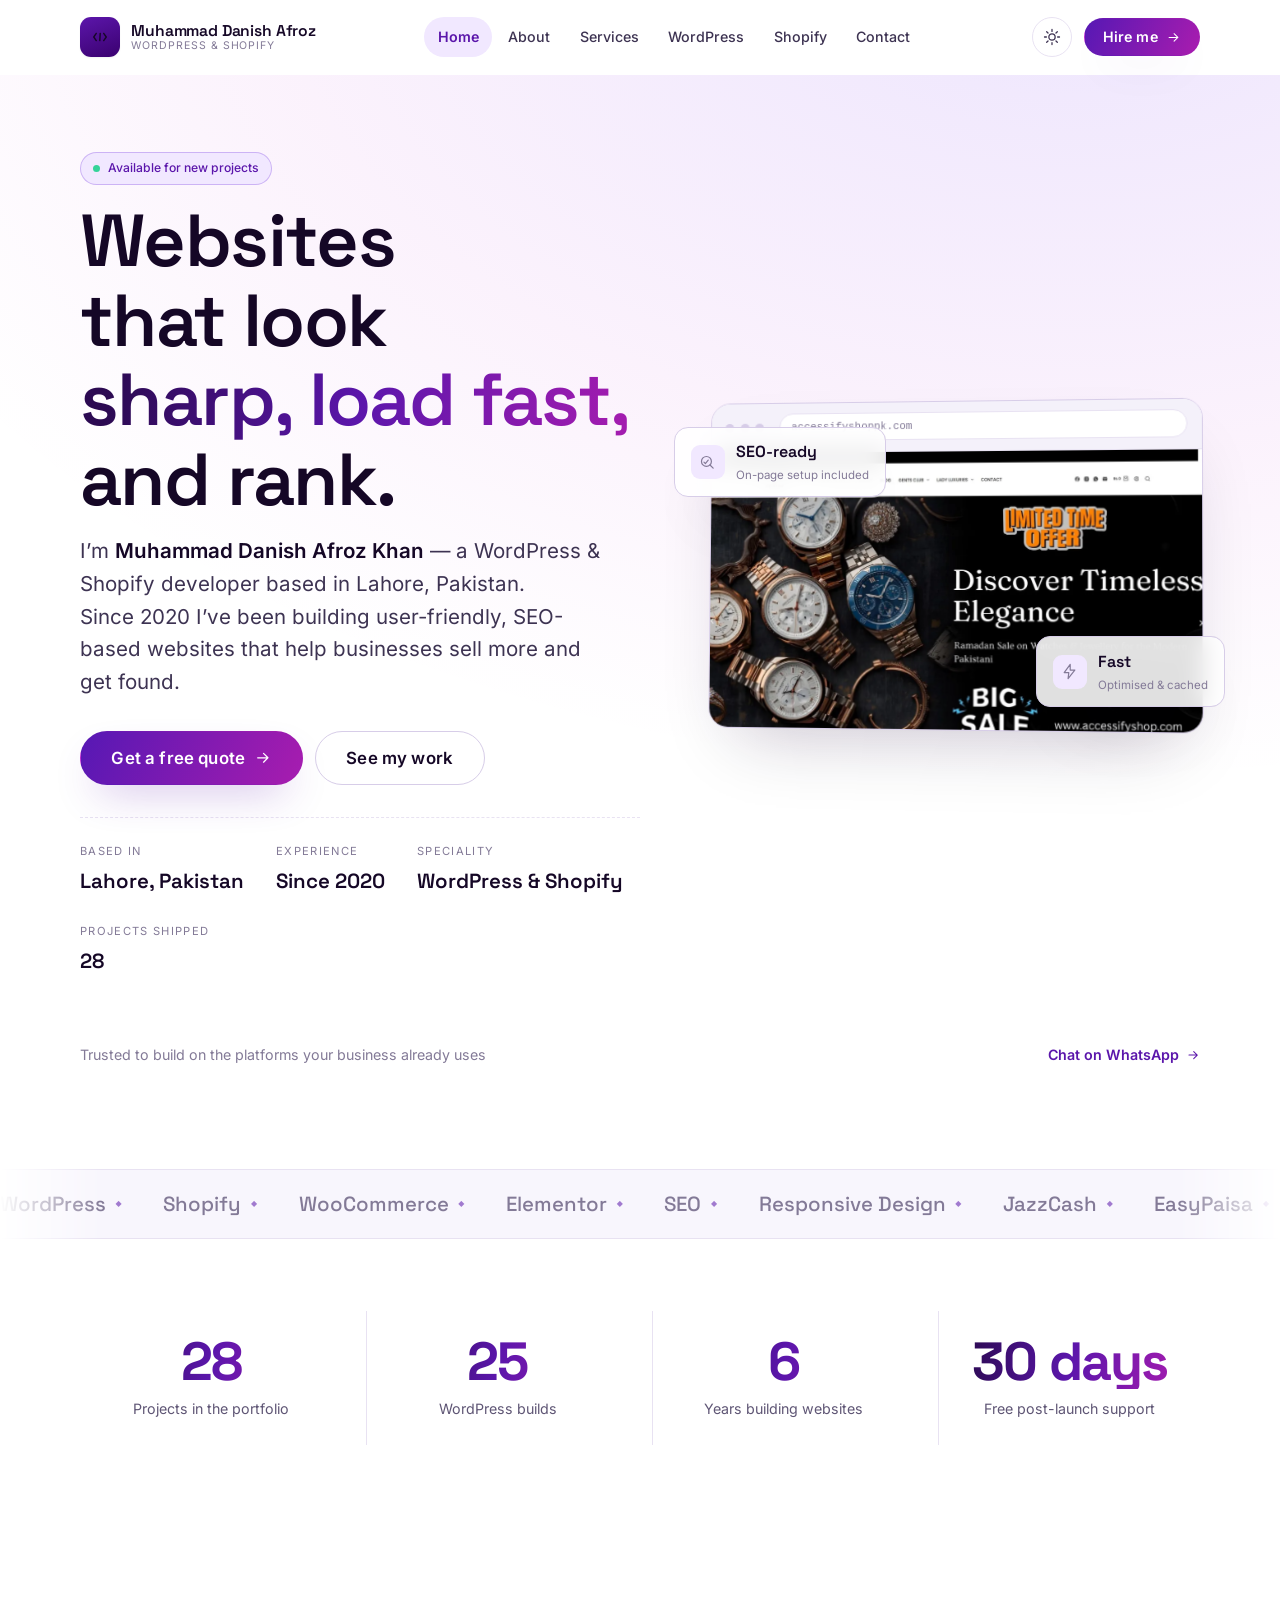
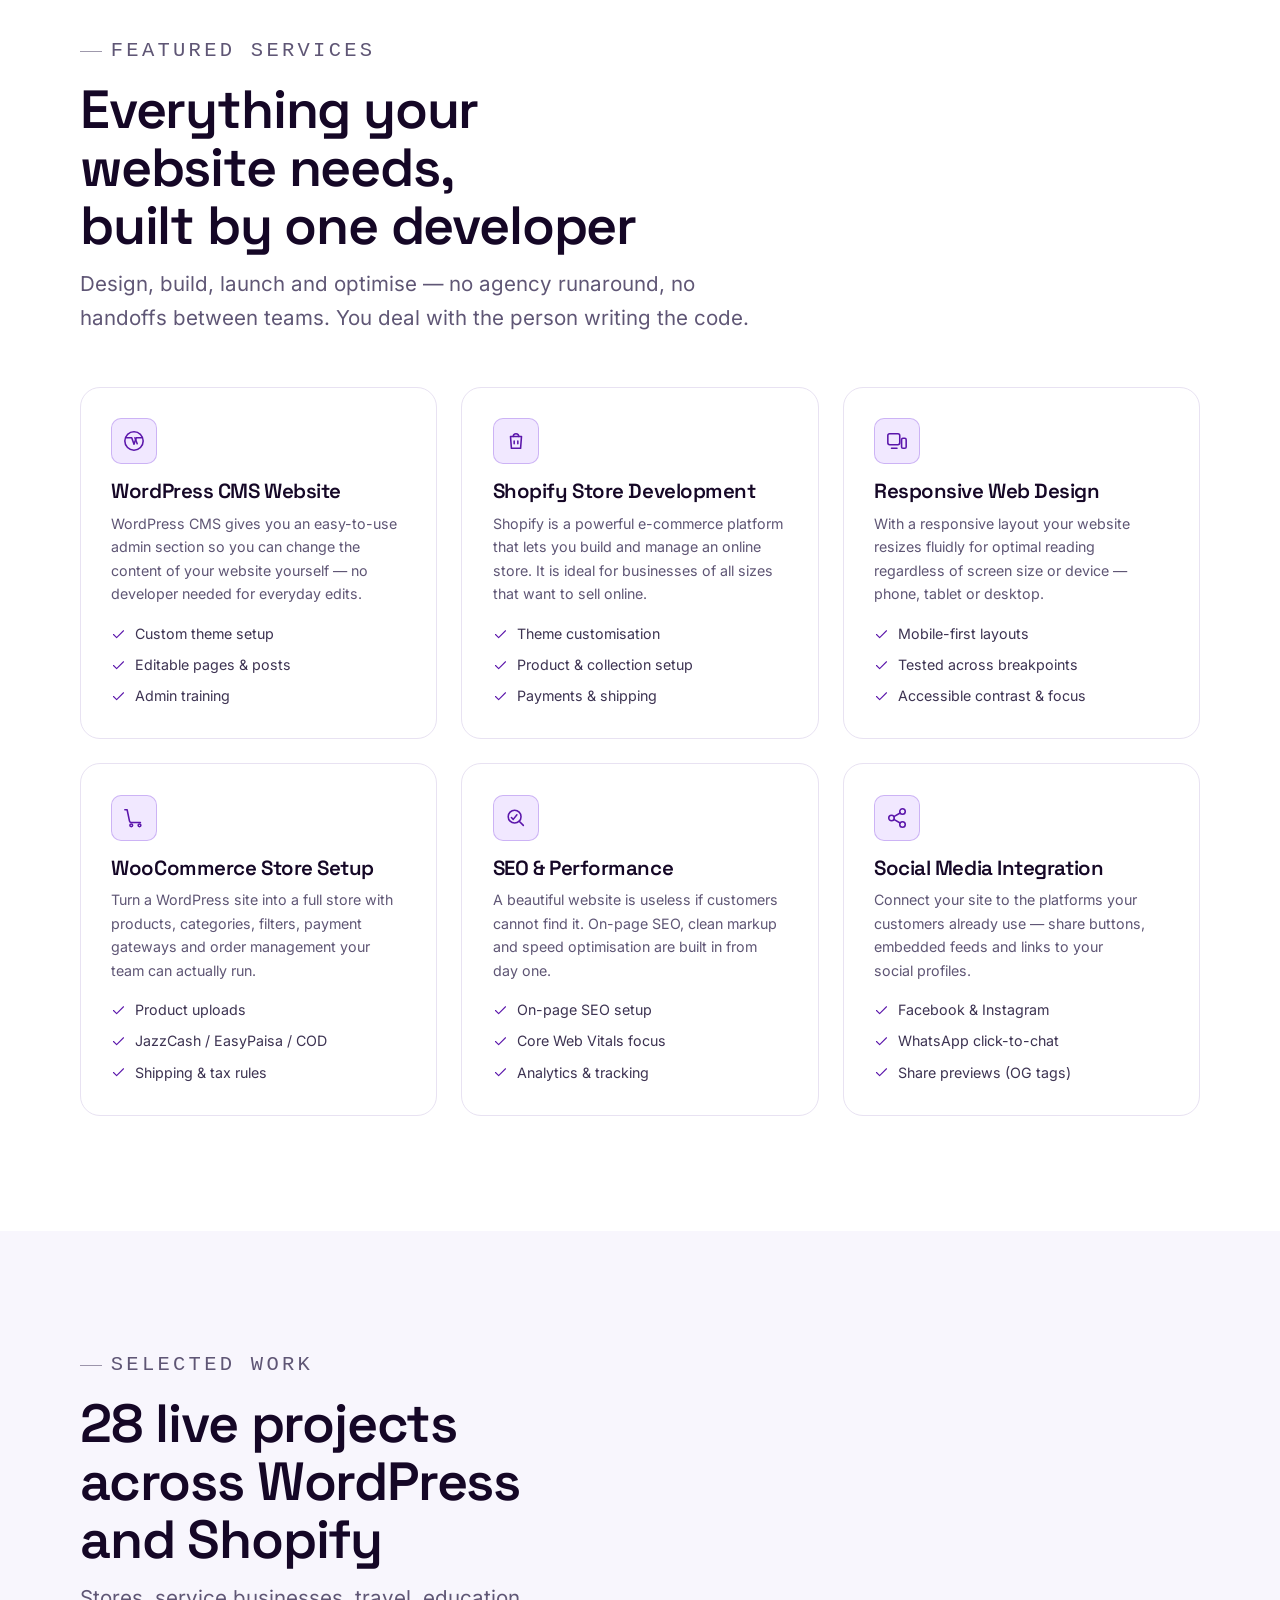
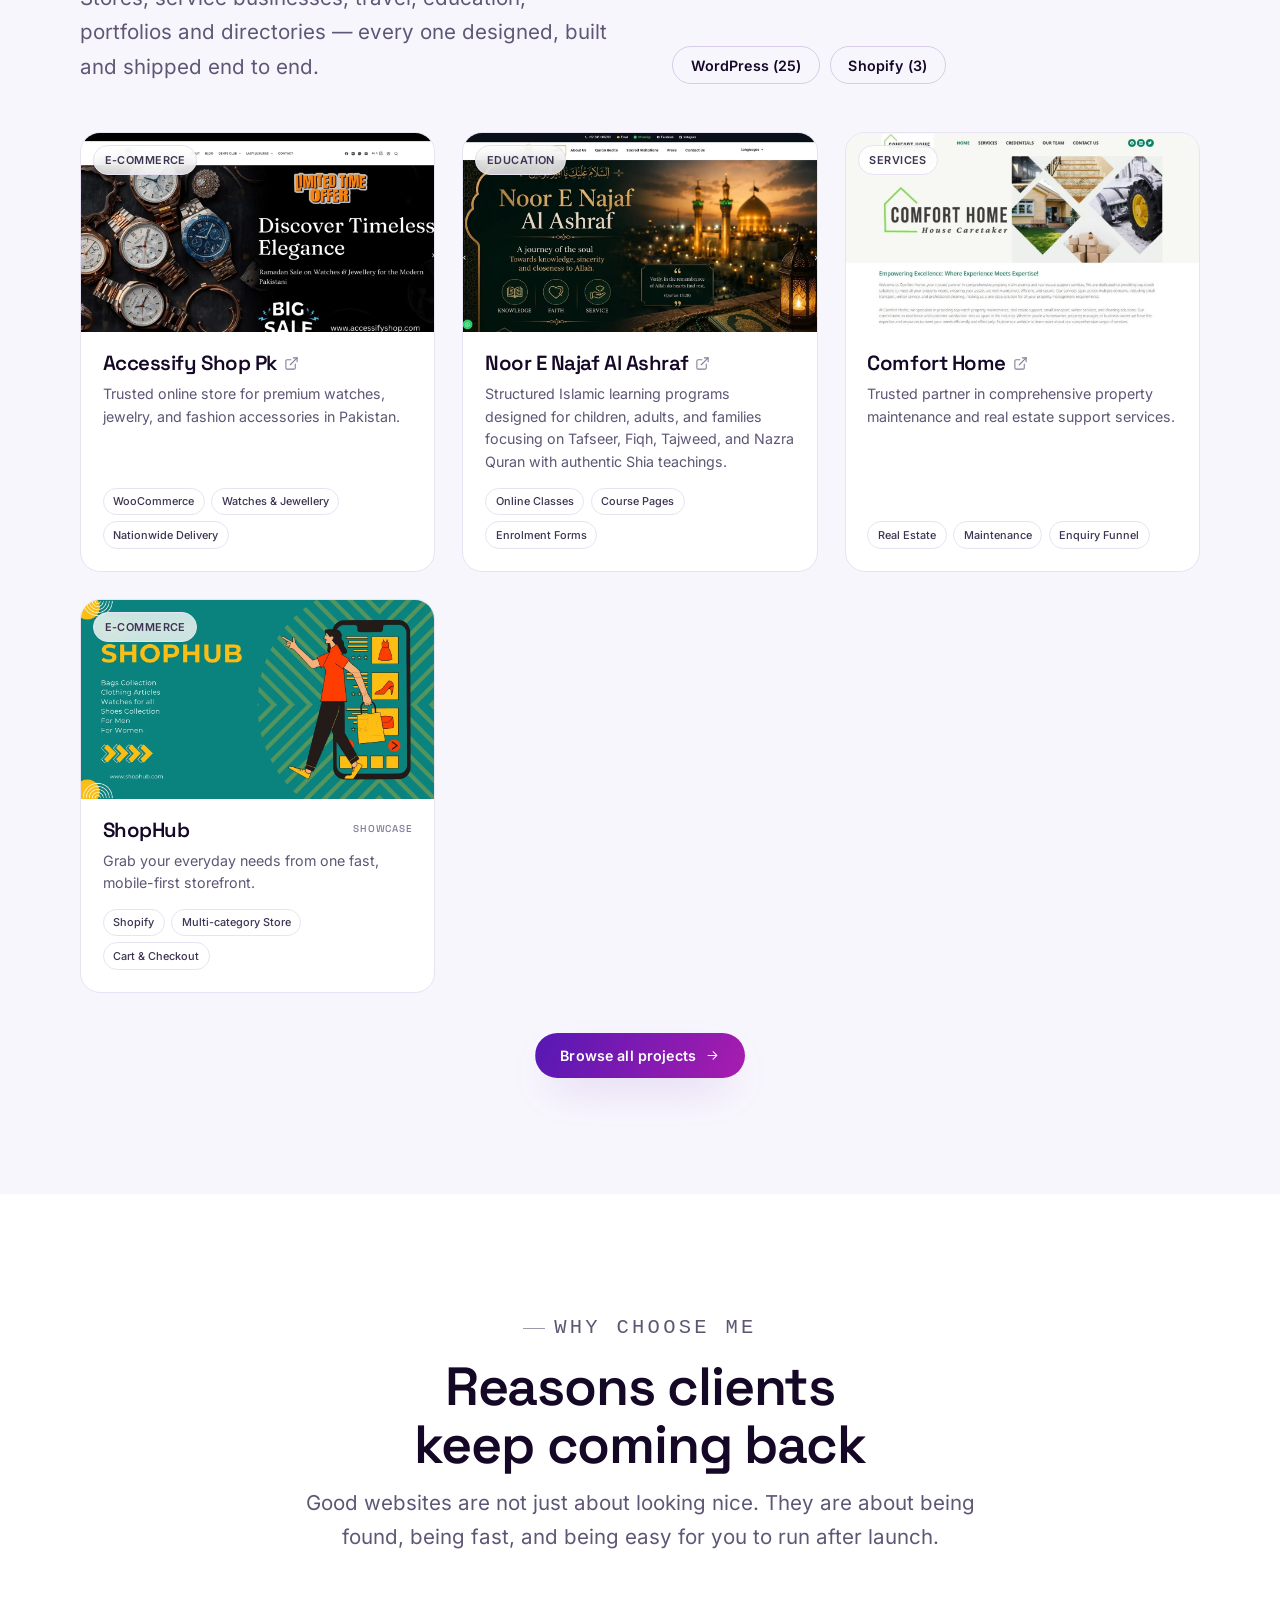
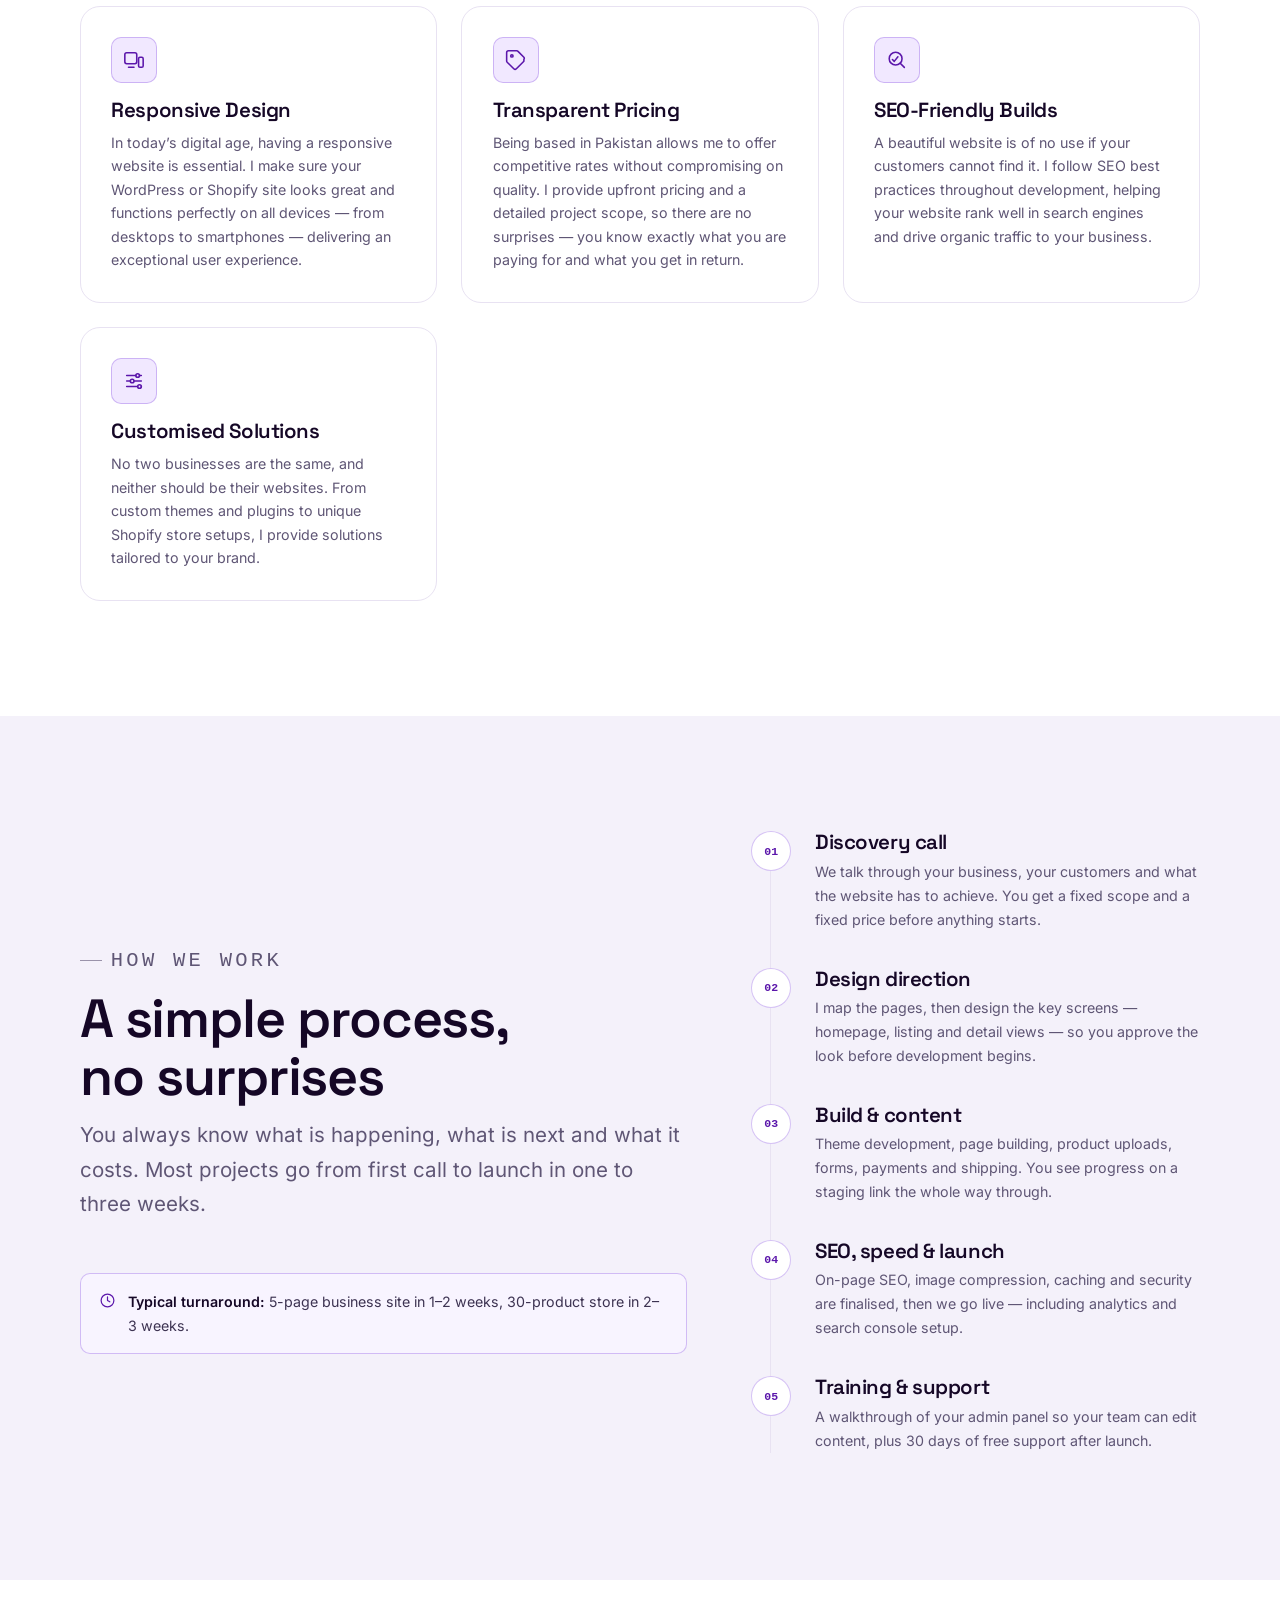
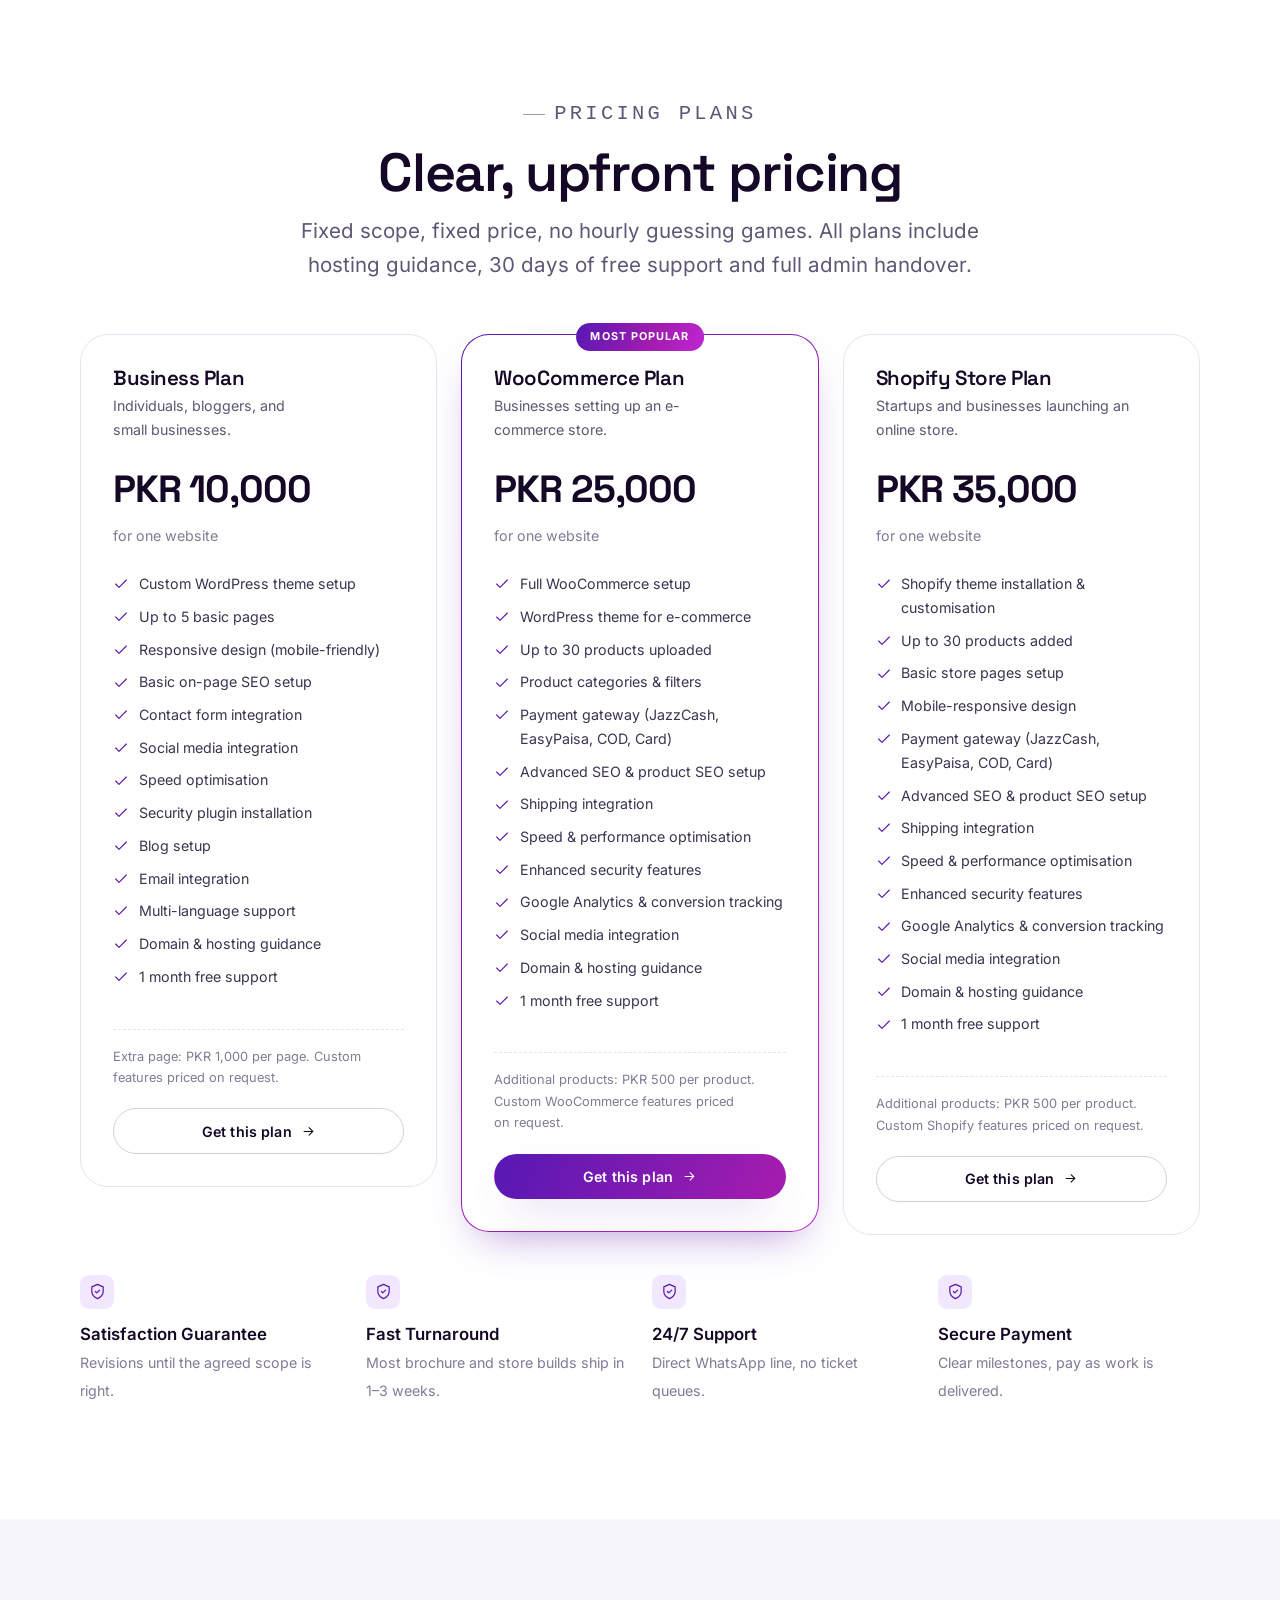
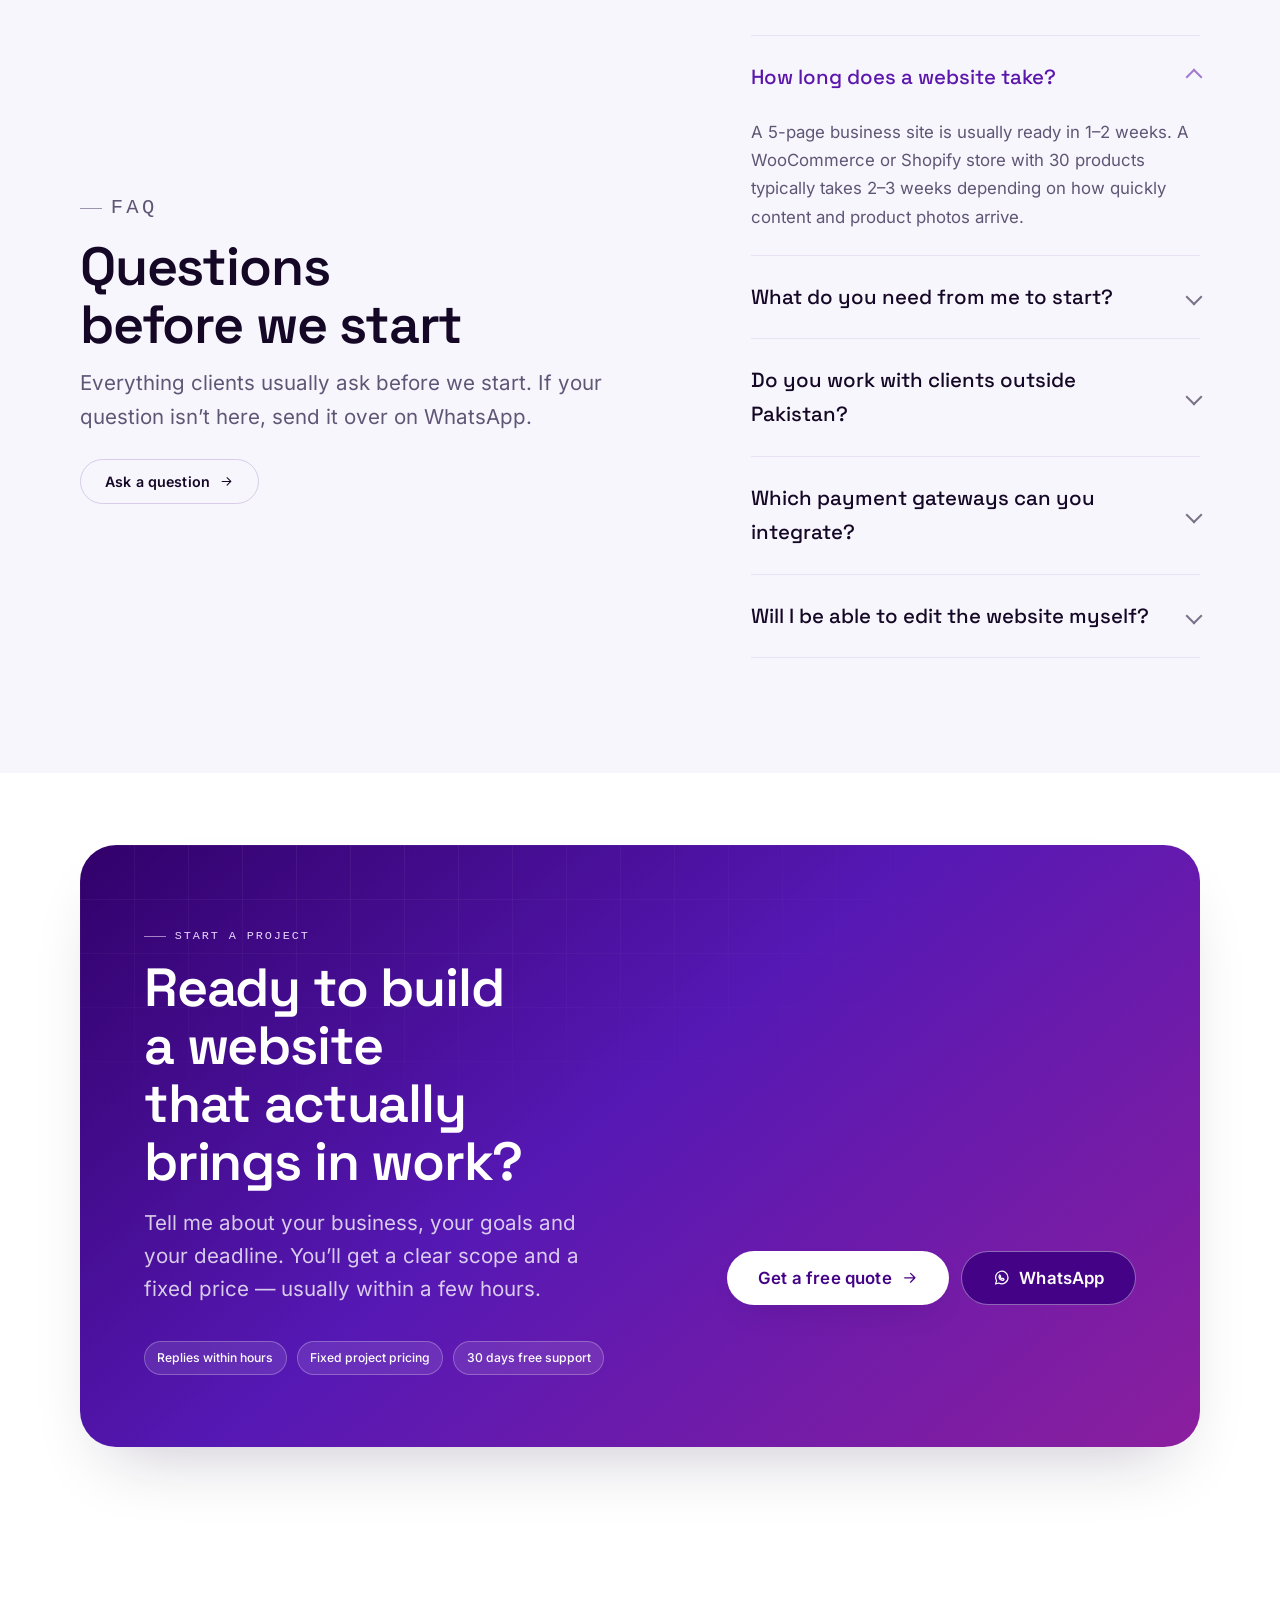
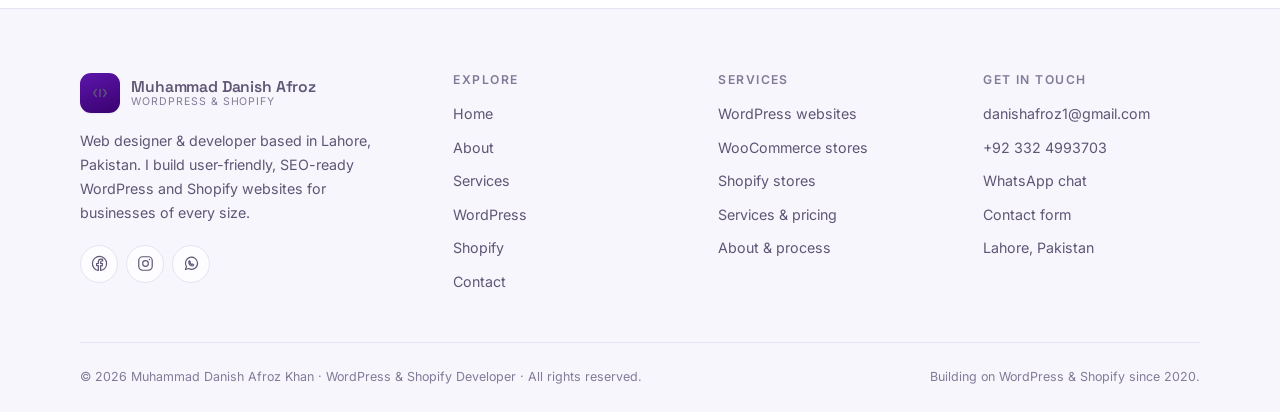
<file: index.html>
<!DOCTYPE html><html lang="en" data-theme="dark"> <head><meta charset="utf-8"><meta name="viewport" content="width=device-width, initial-scale=1"><title>Muhammad Danish Afroz Khan — WordPress &amp; Shopify Developer</title><meta name="description" content="Muhammad Danish Afroz Khan is a web designer and developer in Lahore, Pakistan building user-friendly, SEO-ready WordPress, WooCommerce and Shopify websites. View 28 live projects and clear pricing."><link rel="canonical" href="https://danishafroz.42web.io/"><link rel="icon" href="favicon.svg" type="image/svg+xml"><link rel="apple-touch-icon" href="apple-touch-icon.png"><link rel="manifest" href="site.webmanifest"><meta name="theme-color" content="#0a0512" media="(prefers-color-scheme: dark)"><meta name="theme-color" content="#ffffff" media="(prefers-color-scheme: light)"><meta name="author" content="Muhammad Danish Afroz Khan"><meta name="generator" content="Astro v5.18.2"><meta property="og:type" content="profile"><meta property="og:site_name" content="Danish Afroz — WordPress &#38; Shopify Developer"><meta property="og:title" content="Muhammad Danish Afroz Khan — WordPress &#38; Shopify Developer"><meta property="og:description" content="Muhammad Danish Afroz Khan is a web designer and developer in Lahore, Pakistan building user-friendly, SEO-ready WordPress, WooCommerce and Shopify websites. View 28 live projects and clear pricing."><meta property="og:url" content="https://danishafroz.42web.io/"><meta property="og:image" content="https://danishafroz.42web.io/og-default.png"><meta property="og:image:width" content="1200"><meta property="og:image:height" content="630"><meta property="og:locale" content="en_US"><meta name="twitter:card" content="summary_large_image"><meta name="twitter:title" content="Muhammad Danish Afroz Khan — WordPress &#38; Shopify Developer"><meta name="twitter:description" content="Muhammad Danish Afroz Khan is a web designer and developer in Lahore, Pakistan building user-friendly, SEO-ready WordPress, WooCommerce and Shopify websites. View 28 live projects and clear pricing."><meta name="twitter:image" content="https://danishafroz.42web.io/og-default.png"><script data-cfasync="false">
      // Apply the saved theme before first paint to avoid a flash.
      (function () {
        // Signal that JS is running so reveal animations can safely hide content.
        document.documentElement.classList.add('js');
        try {
          var saved = localStorage.getItem('mdak-theme');
          var prefersLight = window.matchMedia('(prefers-color-scheme: light)').matches;
          var theme = saved || (prefersLight ? 'light' : 'dark');
          document.documentElement.dataset.theme = theme;
        } catch (e) {}
      })();
    </script><script type="application/ld+json">{"@context":"https://schema.org","@graph":[{"@type":"Person","@id":"https://danishafroz.42web.io/#person","name":"Muhammad Danish Afroz Khan","alternateName":"Danish Afroz","jobTitle":"Web Designer & Developer","description":"Web Designer & Developer based in Lahore, Pakistan. I enjoy building user-friendly and SEO based websites.","url":"https://danishafroz.42web.io","image":"https://danishafroz.42web.io/images/brand/danish-afroz.webp","address":{"@type":"PostalAddress","addressLocality":"Lahore","addressCountry":"PK"},"telephone":"+923324993703","email":"danishafroz1@gmail.com","sameAs":["https://www.facebook.com/people/Muhammad-Danish-Afroz-Khan/61552618823687/","https://www.instagram.com/muhammaddanishafroz/"],"knowsAbout":["WordPress","Shopify","WooCommerce","Web Design","Web Development","SEO","E-commerce"]},{"@type":"ProfessionalService","@id":"https://danishafroz.42web.io/#business","name":"Danish Afroz — Web Design & Development","description":"Specialist in WordPress Web Design, Development and Shopify Development","url":"https://danishafroz.42web.io","telephone":"+923324993703","priceRange":"PKR 10,000 – PKR 35,000+","areaServed":["Pakistan","Worldwide"],"address":{"@type":"PostalAddress","addressLocality":"Lahore","addressCountry":"PK"},"founder":{"@id":"https://danishafroz.42web.io/#person"}},{"@type":"WebSite","@id":"https://danishafroz.42web.io/#website","url":"https://danishafroz.42web.io","name":"Danish Afroz — WordPress & Shopify Developer","publisher":{"@id":"https://danishafroz.42web.io/#person"},"inLanguage":"en"}]}</script><script type="application/ld+json">{"@context":"https://schema.org","@type":"ItemList","name":"Featured website projects","itemListElement":[{"@type":"ListItem","position":1,"name":"Accessify Shop Pk","url":"https://accessifyshoppk.com"},{"@type":"ListItem","position":2,"name":"Noor E Najaf Al Ashraf","url":"https://noorenajafalashraf.com"},{"@type":"ListItem","position":3,"name":"Comfort Home","url":"https://comforthome.42web.io/"},{"@type":"ListItem","position":4,"name":"ShopHub","url":"https://danishafroz.42web.io/wordpress"}]}</script><link rel="stylesheet" href="_astro/about.DSqc_ipt.css"></head> <body> <a class="skip-link" href="#main">Skip to content</a> <header class="site-header" id="site-header"> <div class="container header-inner"> <a class="brand" href="index.html" aria-label="Muhammad Danish Afroz Khan — home"> <span class="brand__mark"><svg class="brand__logo" viewBox="0 0 64 64" fill="none" aria-hidden="true" focusable="false"> <g stroke="currentColor" stroke-width="4" stroke-linecap="round" stroke-linejoin="round"> <path d="M21.2 21.5 13.8 32l7.4 10.5"></path> <path d="M42.8 21.5 50.2 32l-7.4 10.5"></path> <path d="M31.4 42.5 32.6 21.5"></path> </g> </svg></span> <span class="brand__text"> <span class="brand__name">Muhammad Danish Afroz</span> <span class="brand__sub">WordPress &amp; Shopify</span> </span> </a> <nav class="nav" id="primary-nav" aria-label="Primary"> <a href="index.html" aria-current="page">Home</a><a href="about/index.html">About</a><a href="services/index.html">Services</a><a href="wordpress/index.html">WordPress</a><a href="shopify/index.html">Shopify</a><a href="contact/index.html">Contact</a> </nav> <div class="header-actions"> <button class="theme-toggle" type="button" id="theme-toggle" aria-label="Switch colour theme"> <svg class="icon-sun" viewBox="0 0 24 24" fill="none" stroke="currentColor" stroke-width="1.7" stroke-linecap="round" stroke-linejoin="round" aria-hidden="true" focusable="false"><circle cx="12" cy="12" r="4.2"/><path d="M12 2v2.5M12 19.5V22M2 12h2.5M19.5 12H22M4.9 4.9l1.8 1.8M17.3 17.3l1.8 1.8M19.1 4.9l-1.8 1.8M6.7 17.3l-1.8 1.8"/></svg> <svg class="icon-moon" viewBox="0 0 24 24" fill="none" stroke="currentColor" stroke-width="1.7" stroke-linecap="round" stroke-linejoin="round" aria-hidden="true" focusable="false"><path d="M21 13.2A8.5 8.5 0 1 1 10.8 3a7 7 0 0 0 10.2 10.2Z"/></svg> </button> <a class="btn btn--primary btn--sm" href="https://api.whatsapp.com/send?phone=923324993703&text=Hi%20Danish%2C%20I%20would%20like%20to%20discuss%20a%20website%20project." target="_blank" rel="noopener">
Hire me <svg viewBox="0 0 24 24" fill="none" stroke="currentColor" stroke-width="1.7" stroke-linecap="round" stroke-linejoin="round" aria-hidden="true" focusable="false"><path d="M5 12h14M13 6l6 6-6 6"/></svg> </a> <button class="nav-toggle" type="button" id="nav-toggle" aria-expanded="false" aria-controls="primary-nav" aria-label="Toggle navigation menu"> <svg class="icon-menu" viewBox="0 0 24 24" fill="none" stroke="currentColor" stroke-width="1.7" stroke-linecap="round" stroke-linejoin="round" aria-hidden="true" focusable="false"><path d="M3 6h18M3 12h18M3 18h18"/></svg> <svg class="icon-close" viewBox="0 0 24 24" fill="none" stroke="currentColor" stroke-width="1.7" stroke-linecap="round" stroke-linejoin="round" aria-hidden="true" focusable="false"><path d="M18 6 6 18M6 6l12 12"/></svg> </button> </div> </div> </header> <main id="main">   <section class="hero bg-glow"> <div class="container hero__grid"> <div> <p class="pill pill--brand" data-reveal> <span class="status-dot"></span> Available for new projects
</p> <h1 data-reveal style="--reveal-delay:60ms"> <span class="line">Websites that look</span> <span class="line grad-text">sharp, load fast,</span> <span class="line">and rank.</span> </h1> <p class="lead hero__lead" data-reveal style="--reveal-delay:120ms">
I’m <strong>Muhammad Danish Afroz Khan</strong> — a WordPress &amp; Shopify developer based in
Lahore, Pakistan. Since 2020 I’ve been building user-friendly, SEO-based
          websites that help businesses sell more and get found.
</p> <div class="cluster hero__cta" data-reveal style="--reveal-delay:180ms"> <a class="btn btn--primary btn--lg" href="contact/index.html">Get a free quote <svg viewBox="0 0 24 24" fill="none" stroke="currentColor" stroke-width="1.7" stroke-linecap="round" stroke-linejoin="round" aria-hidden="true" focusable="false"><path d="M5 12h14M13 6l6 6-6 6"/></svg></a> <a class="btn btn--ghost btn--lg" href="#work">See my work</a> </div> <dl class="hero__meta" data-reveal style="--reveal-delay:240ms"> <div> <dt>Based in</dt> <dd>Lahore, Pakistan</dd> </div> <div> <dt>Experience</dt> <dd>Since 2020</dd> </div> <div> <dt>Speciality</dt> <dd>WordPress &amp; Shopify</dd> </div> <div> <dt>Projects shipped</dt> <dd>28</dd> </div> </dl> </div> <div class="mock" data-reveal style="--reveal-delay:160ms"> <div class="mock__frame"> <div class="mock__bar"> <span class="mock__dot"></span><span class="mock__dot"></span><span class="mock__dot"></span> <span class="mock__url">accessifyshoppk.com</span> </div> <img src="images/projects/accessify-shop-pk.webp" alt="Accessify Shop Pk — WooCommerce store for watches and jewellery built by Danish Afroz Khan" width="1200" height="675" fetchpriority="high" decoding="async"> </div> <div class="float-card float-card--tl"> <span class="float-card__icon"><svg viewBox="0 0 24 24" fill="none" stroke="currentColor" stroke-width="1.7" stroke-linecap="round" stroke-linejoin="round" aria-hidden="true" focusable="false"><circle cx="10.5" cy="10.5" r="7"/><path d="m20 20-4.5-4.5"/><path d="M7 11.5l2 2 4-5"/></svg></span> <span><strong>SEO-ready</strong><span>On-page setup included</span></span> </div> <div class="float-card float-card--br"> <span class="float-card__icon"><svg viewBox="0 0 24 24" fill="none" stroke="currentColor" stroke-width="1.7" stroke-linecap="round" stroke-linejoin="round" aria-hidden="true" focusable="false"><path d="M13 2 4.5 13.5H11l-1 8.5L19.5 10H13l0-8Z"/></svg></span> <span><strong>Fast</strong><span>Optimised &amp; cached</span></span> </div> </div> </div> <div class="container" style="margin-top:clamp(2.5rem,5vw,4rem)"> <div class="cluster" style="justify-content:space-between; gap:1rem" data-reveal> <p class="faint" style="margin:0">Trusted to build on the platforms your business already uses</p> <a class="link-arrow" href="https://api.whatsapp.com/send?phone=923324993703&text=Hi%20Danish%2C%20I%20would%20like%20to%20discuss%20a%20website%20project.">Chat on WhatsApp <svg viewBox="0 0 24 24" fill="none" stroke="currentColor" stroke-width="1.7" stroke-linecap="round" stroke-linejoin="round" aria-hidden="true" focusable="false"><path d="M5 12h14M13 6l6 6-6 6"/></svg></a> </div> </div> </section>  <div class="marquee" aria-hidden="true"> <div class="marquee__track"> <span class="marquee__item">WordPress</span><span class="marquee__item">Shopify</span><span class="marquee__item">WooCommerce</span><span class="marquee__item">Elementor</span><span class="marquee__item">SEO</span><span class="marquee__item">Responsive Design</span><span class="marquee__item">JazzCash</span><span class="marquee__item">EasyPaisa</span><span class="marquee__item">Google Analytics</span><span class="marquee__item">Logo Design</span><span class="marquee__item">WordPress</span><span class="marquee__item">Shopify</span><span class="marquee__item">WooCommerce</span><span class="marquee__item">Elementor</span><span class="marquee__item">SEO</span><span class="marquee__item">Responsive Design</span><span class="marquee__item">JazzCash</span><span class="marquee__item">EasyPaisa</span><span class="marquee__item">Google Analytics</span><span class="marquee__item">Logo Design</span> </div> </div>  <section class="section section--tight"> <div class="container"> <div class="stats" data-reveal> <div class="stat"> <div class="stat__value grad-text"> <span data-count-to="28">28</span> </div> <div class="stat__label">Projects in the portfolio</div> </div><div class="stat"> <div class="stat__value grad-text"> <span data-count-to="25">25</span> </div> <div class="stat__label">WordPress builds</div> </div><div class="stat"> <div class="stat__value grad-text"> <span data-count-to="6">6</span> </div> <div class="stat__label">Years building websites</div> </div><div class="stat"> <div class="stat__value grad-text"> <span data-count-to="30">30</span> days </div> <div class="stat__label">Free post-launch support</div> </div> </div> </div> </section>  <section class="section" id="services"> <div class="container"> <div class="section-head" data-reveal> <p class="eyebrow">Featured services</p> <h2>Everything your website needs,<br />built by one developer</h2> <p>Design, build, launch and optimise — no agency runaround, no handoffs between teams. You deal with the person writing the code.</p> </div> <div class="grid grid-3"> <div style="--reveal-delay:0ms"> <article class="card" data-reveal> <div class="card__icon"><svg viewBox="0 0 24 24" fill="none" stroke="currentColor" stroke-width="1.7" stroke-linecap="round" stroke-linejoin="round" aria-hidden="true" focusable="false"><circle cx="12" cy="12" r="10"/><path d="M3.5 8.5h6l2.5 7 2.5-7h6"/><path d="M13 8.5 15.5 15"/></svg></div> <h3>WordPress CMS Website</h3> <p>WordPress CMS gives you an easy-to-use admin section so you can change the content of your website yourself — no developer needed for everyday edits.</p> <ul class="card__list"> <li><svg viewBox="0 0 24 24" fill="none" stroke="currentColor" stroke-width="1.7" stroke-linecap="round" stroke-linejoin="round" aria-hidden="true" focusable="false"><path d="m20 6-11 11-5-5"/></svg> <span>Custom theme setup</span></li><li><svg viewBox="0 0 24 24" fill="none" stroke="currentColor" stroke-width="1.7" stroke-linecap="round" stroke-linejoin="round" aria-hidden="true" focusable="false"><path d="m20 6-11 11-5-5"/></svg> <span>Editable pages &amp; posts</span></li><li><svg viewBox="0 0 24 24" fill="none" stroke="currentColor" stroke-width="1.7" stroke-linecap="round" stroke-linejoin="round" aria-hidden="true" focusable="false"><path d="m20 6-11 11-5-5"/></svg> <span>Admin training</span></li> </ul> </article> </div><div style="--reveal-delay:60ms"> <article class="card" data-reveal> <div class="card__icon"><svg viewBox="0 0 24 24" fill="none" stroke="currentColor" stroke-width="1.7" stroke-linecap="round" stroke-linejoin="round" aria-hidden="true" focusable="false"><path d="M6 7h12l-1 13H7L6 7Z"/><path d="M9 7a3 3 0 0 1 6 0"/><path d="M10 12v3M14 12v3"/></svg></div> <h3>Shopify Store Development</h3> <p>Shopify is a powerful e-commerce platform that lets you build and manage an online store. It is ideal for businesses of all sizes that want to sell online.</p> <ul class="card__list"> <li><svg viewBox="0 0 24 24" fill="none" stroke="currentColor" stroke-width="1.7" stroke-linecap="round" stroke-linejoin="round" aria-hidden="true" focusable="false"><path d="m20 6-11 11-5-5"/></svg> <span>Theme customisation</span></li><li><svg viewBox="0 0 24 24" fill="none" stroke="currentColor" stroke-width="1.7" stroke-linecap="round" stroke-linejoin="round" aria-hidden="true" focusable="false"><path d="m20 6-11 11-5-5"/></svg> <span>Product &amp; collection setup</span></li><li><svg viewBox="0 0 24 24" fill="none" stroke="currentColor" stroke-width="1.7" stroke-linecap="round" stroke-linejoin="round" aria-hidden="true" focusable="false"><path d="m20 6-11 11-5-5"/></svg> <span>Payments &amp; shipping</span></li> </ul> </article> </div><div style="--reveal-delay:120ms"> <article class="card" data-reveal> <div class="card__icon"><svg viewBox="0 0 24 24" fill="none" stroke="currentColor" stroke-width="1.7" stroke-linecap="round" stroke-linejoin="round" aria-hidden="true" focusable="false"><rect x="2" y="4" width="13" height="12" rx="2"/><rect x="17" y="9" width="5" height="11" rx="1.5"/><path d="M6 20h6"/></svg></div> <h3>Responsive Web Design</h3> <p>With a responsive layout your website resizes fluidly for optimal reading regardless of screen size or device — phone, tablet or desktop.</p> <ul class="card__list"> <li><svg viewBox="0 0 24 24" fill="none" stroke="currentColor" stroke-width="1.7" stroke-linecap="round" stroke-linejoin="round" aria-hidden="true" focusable="false"><path d="m20 6-11 11-5-5"/></svg> <span>Mobile-first layouts</span></li><li><svg viewBox="0 0 24 24" fill="none" stroke="currentColor" stroke-width="1.7" stroke-linecap="round" stroke-linejoin="round" aria-hidden="true" focusable="false"><path d="m20 6-11 11-5-5"/></svg> <span>Tested across breakpoints</span></li><li><svg viewBox="0 0 24 24" fill="none" stroke="currentColor" stroke-width="1.7" stroke-linecap="round" stroke-linejoin="round" aria-hidden="true" focusable="false"><path d="m20 6-11 11-5-5"/></svg> <span>Accessible contrast &amp; focus</span></li> </ul> </article> </div><div style="--reveal-delay:180ms"> <article class="card" data-reveal> <div class="card__icon"><svg viewBox="0 0 24 24" fill="none" stroke="currentColor" stroke-width="1.7" stroke-linecap="round" stroke-linejoin="round" aria-hidden="true" focusable="false"><circle cx="9" cy="20" r="1.5"/><circle cx="18" cy="20" r="1.5"/><path d="M2 3h2.5l2.6 12.4A2 2 0 0 0 9 17h10"/></svg></div> <h3>WooCommerce Store Setup</h3> <p>Turn a WordPress site into a full store with products, categories, filters, payment gateways and order management your team can actually run.</p> <ul class="card__list"> <li><svg viewBox="0 0 24 24" fill="none" stroke="currentColor" stroke-width="1.7" stroke-linecap="round" stroke-linejoin="round" aria-hidden="true" focusable="false"><path d="m20 6-11 11-5-5"/></svg> <span>Product uploads</span></li><li><svg viewBox="0 0 24 24" fill="none" stroke="currentColor" stroke-width="1.7" stroke-linecap="round" stroke-linejoin="round" aria-hidden="true" focusable="false"><path d="m20 6-11 11-5-5"/></svg> <span>JazzCash / EasyPaisa / COD</span></li><li><svg viewBox="0 0 24 24" fill="none" stroke="currentColor" stroke-width="1.7" stroke-linecap="round" stroke-linejoin="round" aria-hidden="true" focusable="false"><path d="m20 6-11 11-5-5"/></svg> <span>Shipping &amp; tax rules</span></li> </ul> </article> </div><div style="--reveal-delay:240ms"> <article class="card" data-reveal> <div class="card__icon"><svg viewBox="0 0 24 24" fill="none" stroke="currentColor" stroke-width="1.7" stroke-linecap="round" stroke-linejoin="round" aria-hidden="true" focusable="false"><circle cx="10.5" cy="10.5" r="7"/><path d="m20 20-4.5-4.5"/><path d="M7 11.5l2 2 4-5"/></svg></div> <h3>SEO &amp; Performance</h3> <p>A beautiful website is useless if customers cannot find it. On-page SEO, clean markup and speed optimisation are built in from day one.</p> <ul class="card__list"> <li><svg viewBox="0 0 24 24" fill="none" stroke="currentColor" stroke-width="1.7" stroke-linecap="round" stroke-linejoin="round" aria-hidden="true" focusable="false"><path d="m20 6-11 11-5-5"/></svg> <span>On-page SEO setup</span></li><li><svg viewBox="0 0 24 24" fill="none" stroke="currentColor" stroke-width="1.7" stroke-linecap="round" stroke-linejoin="round" aria-hidden="true" focusable="false"><path d="m20 6-11 11-5-5"/></svg> <span>Core Web Vitals focus</span></li><li><svg viewBox="0 0 24 24" fill="none" stroke="currentColor" stroke-width="1.7" stroke-linecap="round" stroke-linejoin="round" aria-hidden="true" focusable="false"><path d="m20 6-11 11-5-5"/></svg> <span>Analytics &amp; tracking</span></li> </ul> </article> </div><div style="--reveal-delay:300ms"> <article class="card" data-reveal> <div class="card__icon"><svg viewBox="0 0 24 24" fill="none" stroke="currentColor" stroke-width="1.7" stroke-linecap="round" stroke-linejoin="round" aria-hidden="true" focusable="false"><circle cx="18" cy="5" r="3"/><circle cx="6" cy="12" r="3"/><circle cx="18" cy="19" r="3"/><path d="m8.6 13.5 6.8 4M15.4 6.5l-6.8 4"/></svg></div> <h3>Social Media Integration</h3> <p>Connect your site to the platforms your customers already use — share buttons, embedded feeds and links to your social profiles.</p> <ul class="card__list"> <li><svg viewBox="0 0 24 24" fill="none" stroke="currentColor" stroke-width="1.7" stroke-linecap="round" stroke-linejoin="round" aria-hidden="true" focusable="false"><path d="m20 6-11 11-5-5"/></svg> <span>Facebook &amp; Instagram</span></li><li><svg viewBox="0 0 24 24" fill="none" stroke="currentColor" stroke-width="1.7" stroke-linecap="round" stroke-linejoin="round" aria-hidden="true" focusable="false"><path d="m20 6-11 11-5-5"/></svg> <span>WhatsApp click-to-chat</span></li><li><svg viewBox="0 0 24 24" fill="none" stroke="currentColor" stroke-width="1.7" stroke-linecap="round" stroke-linejoin="round" aria-hidden="true" focusable="false"><path d="m20 6-11 11-5-5"/></svg> <span>Share previews (OG tags)</span></li> </ul> </article> </div> </div> </div> </section>  <section class="section section--soft" id="work"> <div class="container"> <div class="split" style="align-items:flex-end; margin-bottom:clamp(2rem,4vw,3rem)"> <div class="section-head" style="margin-bottom:0" data-reveal> <p class="eyebrow">Selected work</p> <h2>28 live projects across WordPress and Shopify</h2> <p>Stores, service businesses, travel, education, portfolios and directories — every one designed, built and shipped end to end.</p> </div> <div class="cluster" style="gap:0.6rem" data-reveal> <a class="btn btn--ghost btn--sm" href="wordpress/index.html">WordPress (25)</a> <a class="btn btn--ghost btn--sm" href="shopify/index.html">Shopify (3)</a> </div> </div> <div class="project-grid"> <a href="https://accessifyshoppk.com" target="_blank" rel="noopener" data-category="E-commerce" data-reveal="true" class="project"> <div class="project__media"> <img src="images/projects/accessify-shop-pk.webp" alt="Accessify Shop Pk — website designed and developed by Muhammad Danish Afroz Khan" width="1200" height="675" loading="lazy" decoding="async"> <span class="project__badge">E-commerce</span> </div> <div class="project__body"> <h3 class="project__title"> Accessify Shop Pk <svg viewBox="0 0 24 24" fill="none" stroke="currentColor" stroke-width="1.7" stroke-linecap="round" stroke-linejoin="round" aria-hidden="true" focusable="false"><path d="M15 3h6v6"/><path d="M10 14 21 3"/><path d="M18 13v6a2 2 0 0 1-2 2H5a2 2 0 0 1-2-2V8a2 2 0 0 1 2-2h6"/></svg> </h3> <p class="project__desc">Trusted online store for premium watches, jewelry, and fashion accessories in Pakistan.</p> <ul class="project__tags"> <li class="pill">WooCommerce</li><li class="pill">Watches &amp; Jewellery</li><li class="pill">Nationwide Delivery</li> </ul> </div> </a><a href="https://noorenajafalashraf.com" target="_blank" rel="noopener" data-category="Education" data-reveal="true" class="project"> <div class="project__media"> <img src="images/projects/noor-e-najaf-al-ashraf.webp" alt="Noor E Najaf Al Ashraf — website designed and developed by Muhammad Danish Afroz Khan" width="1200" height="675" loading="lazy" decoding="async"> <span class="project__badge">Education</span> </div> <div class="project__body"> <h3 class="project__title"> Noor E Najaf Al Ashraf <svg viewBox="0 0 24 24" fill="none" stroke="currentColor" stroke-width="1.7" stroke-linecap="round" stroke-linejoin="round" aria-hidden="true" focusable="false"><path d="M15 3h6v6"/><path d="M10 14 21 3"/><path d="M18 13v6a2 2 0 0 1-2 2H5a2 2 0 0 1-2-2V8a2 2 0 0 1 2-2h6"/></svg> </h3> <p class="project__desc">Structured Islamic learning programs designed for children, adults, and families focusing on Tafseer, Fiqh, Tajweed, and Nazra Quran with authentic Shia teachings.</p> <ul class="project__tags"> <li class="pill">Online Classes</li><li class="pill">Course Pages</li><li class="pill">Enrolment Forms</li> </ul> </div> </a><a href="https://comforthome.42web.io/" target="_blank" rel="noopener" data-category="Services" data-reveal="true" class="project"> <div class="project__media"> <img src="images/projects/comfort-home.webp" alt="Comfort Home — website designed and developed by Muhammad Danish Afroz Khan" width="1200" height="675" loading="lazy" decoding="async"> <span class="project__badge">Services</span> </div> <div class="project__body"> <h3 class="project__title"> Comfort Home <svg viewBox="0 0 24 24" fill="none" stroke="currentColor" stroke-width="1.7" stroke-linecap="round" stroke-linejoin="round" aria-hidden="true" focusable="false"><path d="M15 3h6v6"/><path d="M10 14 21 3"/><path d="M18 13v6a2 2 0 0 1-2 2H5a2 2 0 0 1-2-2V8a2 2 0 0 1 2-2h6"/></svg> </h3> <p class="project__desc">Trusted partner in comprehensive property maintenance and real estate support services.</p> <ul class="project__tags"> <li class="pill">Real Estate</li><li class="pill">Maintenance</li><li class="pill">Enquiry Funnel</li> </ul> </div> </a><div data-category="E-commerce" data-reveal="true" class="project project--static"> <div class="project__media"> <img src="images/projects/shophub.webp" alt="ShopHub — website designed and developed by Muhammad Danish Afroz Khan" width="1200" height="675" loading="lazy" decoding="async"> <span class="project__badge">E-commerce</span> </div> <div class="project__body"> <h3 class="project__title"> ShopHub  </h3> <p class="project__desc">Grab your everyday needs from one fast, mobile-first storefront.</p> <ul class="project__tags"> <li class="pill">Shopify</li><li class="pill">Multi-category Store</li><li class="pill">Cart &amp; Checkout</li> </ul> </div> </div> </div> <div class="cluster" style="justify-content:center; margin-top:2.5rem" data-reveal> <a class="btn btn--primary" href="wordpress/index.html">Browse all projects <svg viewBox="0 0 24 24" fill="none" stroke="currentColor" stroke-width="1.7" stroke-linecap="round" stroke-linejoin="round" aria-hidden="true" focusable="false"><path d="M5 12h14M13 6l6 6-6 6"/></svg></a> </div> </div> </section>  <section class="section"> <div class="container"> <div class="section-head section-head--center" data-reveal> <p class="eyebrow">Why choose me</p> <h2>Reasons clients keep coming back</h2> <p>Good websites are not just about looking nice. They are about being found, being fast, and being easy for you to run after launch.</p> </div> <div class="grid grid-2"> <article class="card" data-reveal style="--reveal-delay:0ms"> <div class="card__icon"><svg viewBox="0 0 24 24" fill="none" stroke="currentColor" stroke-width="1.7" stroke-linecap="round" stroke-linejoin="round" aria-hidden="true" focusable="false"><rect x="2" y="4" width="13" height="12" rx="2"/><rect x="17" y="9" width="5" height="11" rx="1.5"/><path d="M6 20h6"/></svg></div> <h3>Responsive Design</h3> <p>In today’s digital age, having a responsive website is essential. I make sure your WordPress or Shopify site looks great and functions perfectly on all devices — from desktops to smartphones — delivering an exceptional user experience.</p> </article><article class="card" data-reveal style="--reveal-delay:70ms"> <div class="card__icon"><svg viewBox="0 0 24 24" fill="none" stroke="currentColor" stroke-width="1.7" stroke-linecap="round" stroke-linejoin="round" aria-hidden="true" focusable="false"><path d="M20.6 13.4 12.4 21.6a2 2 0 0 1-2.8 0l-7.2-7.2a2 2 0 0 1-.6-1.4V4a2 2 0 0 1 2-2h9a2 2 0 0 1 1.4.6l6.4 6.4a2 2 0 0 1 0 2.4Z"/><circle cx="7.5" cy="7.5" r="1.3"/></svg></div> <h3>Transparent Pricing</h3> <p>Being based in Pakistan allows me to offer competitive rates without compromising on quality. I provide upfront pricing and a detailed project scope, so there are no surprises — you know exactly what you are paying for and what you get in return.</p> </article><article class="card" data-reveal style="--reveal-delay:140ms"> <div class="card__icon"><svg viewBox="0 0 24 24" fill="none" stroke="currentColor" stroke-width="1.7" stroke-linecap="round" stroke-linejoin="round" aria-hidden="true" focusable="false"><circle cx="10.5" cy="10.5" r="7"/><path d="m20 20-4.5-4.5"/><path d="M7 11.5l2 2 4-5"/></svg></div> <h3>SEO-Friendly Builds</h3> <p>A beautiful website is of no use if your customers cannot find it. I follow SEO best practices throughout development, helping your website rank well in search engines and drive organic traffic to your business.</p> </article><article class="card" data-reveal style="--reveal-delay:210ms"> <div class="card__icon"><svg viewBox="0 0 24 24" fill="none" stroke="currentColor" stroke-width="1.7" stroke-linecap="round" stroke-linejoin="round" aria-hidden="true" focusable="false"><path d="M4 6h10M18 6h2M4 12h4M12 12h8M4 18h12M20 18h0"/><circle cx="16" cy="6" r="2"/><circle cx="10" cy="12" r="2"/><circle cx="18" cy="18" r="2"/></svg></div> <h3>Customised Solutions</h3> <p>No two businesses are the same, and neither should be their websites. From custom themes and plugins to unique Shopify store setups, I provide solutions tailored to your brand.</p> </article> </div> </div> </section>  <section class="section section--inset"> <div class="container"> <div class="split split--wide-left"> <div> <div class="section-head" data-reveal> <p class="eyebrow">How we work</p> <h2>A simple process,<br />no surprises</h2> <p>You always know what is happening, what is next and what it costs. Most projects go from first call to launch in one to three weeks.</p> </div> <div class="notice" data-reveal> <svg viewBox="0 0 24 24" fill="none" stroke="currentColor" stroke-width="1.7" stroke-linecap="round" stroke-linejoin="round" aria-hidden="true" focusable="false"><circle cx="12" cy="12" r="9"/><path d="M12 7v5l3.2 1.9"/></svg> <p style="margin:0"><strong>Typical turnaround:</strong> 5-page business site in 1–2 weeks, 30-product store in 2–3 weeks.</p> </div> </div> <div class="timeline"> <div class="step" data-reveal style="--reveal-delay:0ms"> <div class="step__dot">01</div> <div class="step__body"> <h3>Discovery call</h3> <p>We talk through your business, your customers and what the website has to achieve. You get a fixed scope and a fixed price before anything starts.</p> </div> </div><div class="step" data-reveal style="--reveal-delay:60ms"> <div class="step__dot">02</div> <div class="step__body"> <h3>Design direction</h3> <p>I map the pages, then design the key screens — homepage, listing and detail views — so you approve the look before development begins.</p> </div> </div><div class="step" data-reveal style="--reveal-delay:120ms"> <div class="step__dot">03</div> <div class="step__body"> <h3>Build &amp; content</h3> <p>Theme development, page building, product uploads, forms, payments and shipping. You see progress on a staging link the whole way through.</p> </div> </div><div class="step" data-reveal style="--reveal-delay:180ms"> <div class="step__dot">04</div> <div class="step__body"> <h3>SEO, speed &amp; launch</h3> <p>On-page SEO, image compression, caching and security are finalised, then we go live — including analytics and search console setup.</p> </div> </div><div class="step" data-reveal style="--reveal-delay:240ms"> <div class="step__dot">05</div> <div class="step__body"> <h3>Training &amp; support</h3> <p>A walkthrough of your admin panel so your team can edit content, plus 30 days of free support after launch.</p> </div> </div> </div> </div> </div> </section>  <section class="section" id="pricing"> <div class="container"> <div class="section-head section-head--center" data-reveal> <p class="eyebrow">Pricing plans</p> <h2>Clear, upfront pricing</h2> <p>Fixed scope, fixed price, no hourly guessing games. All plans include hosting guidance, 30 days of free support and full admin handover.</p> </div> <div class="pricing"> <article class="plan" data-reveal>  <h3 class="plan__name">Business Plan</h3> <p class="plan__audience">Individuals, bloggers, and small businesses.</p> <p class="plan__price">PKR 10,000</p> <p class="plan__unit">for one website</p> <ul class="plan__features"> <li><svg viewBox="0 0 24 24" fill="none" stroke="currentColor" stroke-width="1.7" stroke-linecap="round" stroke-linejoin="round" aria-hidden="true" focusable="false"><path d="m20 6-11 11-5-5"/></svg> <span>Custom WordPress theme setup</span></li><li><svg viewBox="0 0 24 24" fill="none" stroke="currentColor" stroke-width="1.7" stroke-linecap="round" stroke-linejoin="round" aria-hidden="true" focusable="false"><path d="m20 6-11 11-5-5"/></svg> <span>Up to 5 basic pages</span></li><li><svg viewBox="0 0 24 24" fill="none" stroke="currentColor" stroke-width="1.7" stroke-linecap="round" stroke-linejoin="round" aria-hidden="true" focusable="false"><path d="m20 6-11 11-5-5"/></svg> <span>Responsive design (mobile-friendly)</span></li><li><svg viewBox="0 0 24 24" fill="none" stroke="currentColor" stroke-width="1.7" stroke-linecap="round" stroke-linejoin="round" aria-hidden="true" focusable="false"><path d="m20 6-11 11-5-5"/></svg> <span>Basic on-page SEO setup</span></li><li><svg viewBox="0 0 24 24" fill="none" stroke="currentColor" stroke-width="1.7" stroke-linecap="round" stroke-linejoin="round" aria-hidden="true" focusable="false"><path d="m20 6-11 11-5-5"/></svg> <span>Contact form integration</span></li><li><svg viewBox="0 0 24 24" fill="none" stroke="currentColor" stroke-width="1.7" stroke-linecap="round" stroke-linejoin="round" aria-hidden="true" focusable="false"><path d="m20 6-11 11-5-5"/></svg> <span>Social media integration</span></li><li><svg viewBox="0 0 24 24" fill="none" stroke="currentColor" stroke-width="1.7" stroke-linecap="round" stroke-linejoin="round" aria-hidden="true" focusable="false"><path d="m20 6-11 11-5-5"/></svg> <span>Speed optimisation</span></li><li><svg viewBox="0 0 24 24" fill="none" stroke="currentColor" stroke-width="1.7" stroke-linecap="round" stroke-linejoin="round" aria-hidden="true" focusable="false"><path d="m20 6-11 11-5-5"/></svg> <span>Security plugin installation</span></li><li><svg viewBox="0 0 24 24" fill="none" stroke="currentColor" stroke-width="1.7" stroke-linecap="round" stroke-linejoin="round" aria-hidden="true" focusable="false"><path d="m20 6-11 11-5-5"/></svg> <span>Blog setup</span></li><li><svg viewBox="0 0 24 24" fill="none" stroke="currentColor" stroke-width="1.7" stroke-linecap="round" stroke-linejoin="round" aria-hidden="true" focusable="false"><path d="m20 6-11 11-5-5"/></svg> <span>Email integration</span></li><li><svg viewBox="0 0 24 24" fill="none" stroke="currentColor" stroke-width="1.7" stroke-linecap="round" stroke-linejoin="round" aria-hidden="true" focusable="false"><path d="m20 6-11 11-5-5"/></svg> <span>Multi-language support</span></li><li><svg viewBox="0 0 24 24" fill="none" stroke="currentColor" stroke-width="1.7" stroke-linecap="round" stroke-linejoin="round" aria-hidden="true" focusable="false"><path d="m20 6-11 11-5-5"/></svg> <span>Domain &amp; hosting guidance</span></li><li><svg viewBox="0 0 24 24" fill="none" stroke="currentColor" stroke-width="1.7" stroke-linecap="round" stroke-linejoin="round" aria-hidden="true" focusable="false"><path d="m20 6-11 11-5-5"/></svg> <span>1 month free support</span></li> </ul> <p class="plan__addon">Extra page: PKR 1,000 per page. Custom features priced on request.</p> <a class="btn btn--ghost btn--block" style="margin-top:1.25rem" href="https://api.whatsapp.com/send?phone=923324993703&text=Hi%20Danish%2C%20I'm%20interested%20in%20the%20Business%20Plan%20(PKR%2010%2C000).%20Can%20we%20discuss%20my%20project%3F" target="_blank" rel="noopener">
Get this plan <svg viewBox="0 0 24 24" fill="none" stroke="currentColor" stroke-width="1.7" stroke-linecap="round" stroke-linejoin="round" aria-hidden="true" focusable="false"><path d="M5 12h14M13 6l6 6-6 6"/></svg> </a> </article><article class="plan plan--featured" data-reveal> <span class="plan__flag">Most popular</span> <h3 class="plan__name">WooCommerce Plan</h3> <p class="plan__audience">Businesses setting up an e-commerce store.</p> <p class="plan__price">PKR 25,000</p> <p class="plan__unit">for one website</p> <ul class="plan__features"> <li><svg viewBox="0 0 24 24" fill="none" stroke="currentColor" stroke-width="1.7" stroke-linecap="round" stroke-linejoin="round" aria-hidden="true" focusable="false"><path d="m20 6-11 11-5-5"/></svg> <span>Full WooCommerce setup</span></li><li><svg viewBox="0 0 24 24" fill="none" stroke="currentColor" stroke-width="1.7" stroke-linecap="round" stroke-linejoin="round" aria-hidden="true" focusable="false"><path d="m20 6-11 11-5-5"/></svg> <span>WordPress theme for e-commerce</span></li><li><svg viewBox="0 0 24 24" fill="none" stroke="currentColor" stroke-width="1.7" stroke-linecap="round" stroke-linejoin="round" aria-hidden="true" focusable="false"><path d="m20 6-11 11-5-5"/></svg> <span>Up to 30 products uploaded</span></li><li><svg viewBox="0 0 24 24" fill="none" stroke="currentColor" stroke-width="1.7" stroke-linecap="round" stroke-linejoin="round" aria-hidden="true" focusable="false"><path d="m20 6-11 11-5-5"/></svg> <span>Product categories &amp; filters</span></li><li><svg viewBox="0 0 24 24" fill="none" stroke="currentColor" stroke-width="1.7" stroke-linecap="round" stroke-linejoin="round" aria-hidden="true" focusable="false"><path d="m20 6-11 11-5-5"/></svg> <span>Payment gateway (JazzCash, EasyPaisa, COD, Card)</span></li><li><svg viewBox="0 0 24 24" fill="none" stroke="currentColor" stroke-width="1.7" stroke-linecap="round" stroke-linejoin="round" aria-hidden="true" focusable="false"><path d="m20 6-11 11-5-5"/></svg> <span>Advanced SEO &amp; product SEO setup</span></li><li><svg viewBox="0 0 24 24" fill="none" stroke="currentColor" stroke-width="1.7" stroke-linecap="round" stroke-linejoin="round" aria-hidden="true" focusable="false"><path d="m20 6-11 11-5-5"/></svg> <span>Shipping integration</span></li><li><svg viewBox="0 0 24 24" fill="none" stroke="currentColor" stroke-width="1.7" stroke-linecap="round" stroke-linejoin="round" aria-hidden="true" focusable="false"><path d="m20 6-11 11-5-5"/></svg> <span>Speed &amp; performance optimisation</span></li><li><svg viewBox="0 0 24 24" fill="none" stroke="currentColor" stroke-width="1.7" stroke-linecap="round" stroke-linejoin="round" aria-hidden="true" focusable="false"><path d="m20 6-11 11-5-5"/></svg> <span>Enhanced security features</span></li><li><svg viewBox="0 0 24 24" fill="none" stroke="currentColor" stroke-width="1.7" stroke-linecap="round" stroke-linejoin="round" aria-hidden="true" focusable="false"><path d="m20 6-11 11-5-5"/></svg> <span>Google Analytics &amp; conversion tracking</span></li><li><svg viewBox="0 0 24 24" fill="none" stroke="currentColor" stroke-width="1.7" stroke-linecap="round" stroke-linejoin="round" aria-hidden="true" focusable="false"><path d="m20 6-11 11-5-5"/></svg> <span>Social media integration</span></li><li><svg viewBox="0 0 24 24" fill="none" stroke="currentColor" stroke-width="1.7" stroke-linecap="round" stroke-linejoin="round" aria-hidden="true" focusable="false"><path d="m20 6-11 11-5-5"/></svg> <span>Domain &amp; hosting guidance</span></li><li><svg viewBox="0 0 24 24" fill="none" stroke="currentColor" stroke-width="1.7" stroke-linecap="round" stroke-linejoin="round" aria-hidden="true" focusable="false"><path d="m20 6-11 11-5-5"/></svg> <span>1 month free support</span></li> </ul> <p class="plan__addon">Additional products: PKR 500 per product. Custom WooCommerce features priced on request.</p> <a class="btn btn--primary btn--block" style="margin-top:1.25rem" href="https://api.whatsapp.com/send?phone=923324993703&text=Hi%20Danish%2C%20I'm%20interested%20in%20the%20WooCommerce%20Plan%20(PKR%2025%2C000).%20Can%20we%20discuss%20my%20project%3F" target="_blank" rel="noopener">
Get this plan <svg viewBox="0 0 24 24" fill="none" stroke="currentColor" stroke-width="1.7" stroke-linecap="round" stroke-linejoin="round" aria-hidden="true" focusable="false"><path d="M5 12h14M13 6l6 6-6 6"/></svg> </a> </article><article class="plan" data-reveal>  <h3 class="plan__name">Shopify Store Plan</h3> <p class="plan__audience">Startups and businesses launching an online store.</p> <p class="plan__price">PKR 35,000</p> <p class="plan__unit">for one website</p> <ul class="plan__features"> <li><svg viewBox="0 0 24 24" fill="none" stroke="currentColor" stroke-width="1.7" stroke-linecap="round" stroke-linejoin="round" aria-hidden="true" focusable="false"><path d="m20 6-11 11-5-5"/></svg> <span>Shopify theme installation &amp; customisation</span></li><li><svg viewBox="0 0 24 24" fill="none" stroke="currentColor" stroke-width="1.7" stroke-linecap="round" stroke-linejoin="round" aria-hidden="true" focusable="false"><path d="m20 6-11 11-5-5"/></svg> <span>Up to 30 products added</span></li><li><svg viewBox="0 0 24 24" fill="none" stroke="currentColor" stroke-width="1.7" stroke-linecap="round" stroke-linejoin="round" aria-hidden="true" focusable="false"><path d="m20 6-11 11-5-5"/></svg> <span>Basic store pages setup</span></li><li><svg viewBox="0 0 24 24" fill="none" stroke="currentColor" stroke-width="1.7" stroke-linecap="round" stroke-linejoin="round" aria-hidden="true" focusable="false"><path d="m20 6-11 11-5-5"/></svg> <span>Mobile-responsive design</span></li><li><svg viewBox="0 0 24 24" fill="none" stroke="currentColor" stroke-width="1.7" stroke-linecap="round" stroke-linejoin="round" aria-hidden="true" focusable="false"><path d="m20 6-11 11-5-5"/></svg> <span>Payment gateway (JazzCash, EasyPaisa, COD, Card)</span></li><li><svg viewBox="0 0 24 24" fill="none" stroke="currentColor" stroke-width="1.7" stroke-linecap="round" stroke-linejoin="round" aria-hidden="true" focusable="false"><path d="m20 6-11 11-5-5"/></svg> <span>Advanced SEO &amp; product SEO setup</span></li><li><svg viewBox="0 0 24 24" fill="none" stroke="currentColor" stroke-width="1.7" stroke-linecap="round" stroke-linejoin="round" aria-hidden="true" focusable="false"><path d="m20 6-11 11-5-5"/></svg> <span>Shipping integration</span></li><li><svg viewBox="0 0 24 24" fill="none" stroke="currentColor" stroke-width="1.7" stroke-linecap="round" stroke-linejoin="round" aria-hidden="true" focusable="false"><path d="m20 6-11 11-5-5"/></svg> <span>Speed &amp; performance optimisation</span></li><li><svg viewBox="0 0 24 24" fill="none" stroke="currentColor" stroke-width="1.7" stroke-linecap="round" stroke-linejoin="round" aria-hidden="true" focusable="false"><path d="m20 6-11 11-5-5"/></svg> <span>Enhanced security features</span></li><li><svg viewBox="0 0 24 24" fill="none" stroke="currentColor" stroke-width="1.7" stroke-linecap="round" stroke-linejoin="round" aria-hidden="true" focusable="false"><path d="m20 6-11 11-5-5"/></svg> <span>Google Analytics &amp; conversion tracking</span></li><li><svg viewBox="0 0 24 24" fill="none" stroke="currentColor" stroke-width="1.7" stroke-linecap="round" stroke-linejoin="round" aria-hidden="true" focusable="false"><path d="m20 6-11 11-5-5"/></svg> <span>Social media integration</span></li><li><svg viewBox="0 0 24 24" fill="none" stroke="currentColor" stroke-width="1.7" stroke-linecap="round" stroke-linejoin="round" aria-hidden="true" focusable="false"><path d="m20 6-11 11-5-5"/></svg> <span>Domain &amp; hosting guidance</span></li><li><svg viewBox="0 0 24 24" fill="none" stroke="currentColor" stroke-width="1.7" stroke-linecap="round" stroke-linejoin="round" aria-hidden="true" focusable="false"><path d="m20 6-11 11-5-5"/></svg> <span>1 month free support</span></li> </ul> <p class="plan__addon">Additional products: PKR 500 per product. Custom Shopify features priced on request.</p> <a class="btn btn--ghost btn--block" style="margin-top:1.25rem" href="https://api.whatsapp.com/send?phone=923324993703&text=Hi%20Danish%2C%20I'm%20interested%20in%20the%20Shopify%20Store%20Plan%20(PKR%2035%2C000).%20Can%20we%20discuss%20my%20project%3F" target="_blank" rel="noopener">
Get this plan <svg viewBox="0 0 24 24" fill="none" stroke="currentColor" stroke-width="1.7" stroke-linecap="round" stroke-linejoin="round" aria-hidden="true" focusable="false"><path d="M5 12h14M13 6l6 6-6 6"/></svg> </a> </article> </div> <div class="grid grid-4" style="margin-top:2.5rem"> <div class="cluster" data-reveal style="align-items:flex-start; gap:0.7rem; --reveal-delay:0ms"> <span class="float-card__icon"><svg viewBox="0 0 24 24" fill="none" stroke="currentColor" stroke-width="1.7" stroke-linecap="round" stroke-linejoin="round" aria-hidden="true" focusable="false"><path d="M12 22s8-3.6 8-10V5.4L12 2 4 5.4V12c0 6.4 8 10 8 10Z"/><path d="m9 12 2 2 4-4"/></svg></span> <div> <strong style="display:block">Satisfaction Guarantee</strong> <span class="faint">Revisions until the agreed scope is right.</span> </div> </div><div class="cluster" data-reveal style="align-items:flex-start; gap:0.7rem; --reveal-delay:50ms"> <span class="float-card__icon"><svg viewBox="0 0 24 24" fill="none" stroke="currentColor" stroke-width="1.7" stroke-linecap="round" stroke-linejoin="round" aria-hidden="true" focusable="false"><path d="M12 22s8-3.6 8-10V5.4L12 2 4 5.4V12c0 6.4 8 10 8 10Z"/><path d="m9 12 2 2 4-4"/></svg></span> <div> <strong style="display:block">Fast Turnaround</strong> <span class="faint">Most brochure and store builds ship in 1–3 weeks.</span> </div> </div><div class="cluster" data-reveal style="align-items:flex-start; gap:0.7rem; --reveal-delay:100ms"> <span class="float-card__icon"><svg viewBox="0 0 24 24" fill="none" stroke="currentColor" stroke-width="1.7" stroke-linecap="round" stroke-linejoin="round" aria-hidden="true" focusable="false"><path d="M12 22s8-3.6 8-10V5.4L12 2 4 5.4V12c0 6.4 8 10 8 10Z"/><path d="m9 12 2 2 4-4"/></svg></span> <div> <strong style="display:block">24/7 Support</strong> <span class="faint">Direct WhatsApp line, no ticket queues.</span> </div> </div><div class="cluster" data-reveal style="align-items:flex-start; gap:0.7rem; --reveal-delay:150ms"> <span class="float-card__icon"><svg viewBox="0 0 24 24" fill="none" stroke="currentColor" stroke-width="1.7" stroke-linecap="round" stroke-linejoin="round" aria-hidden="true" focusable="false"><path d="M12 22s8-3.6 8-10V5.4L12 2 4 5.4V12c0 6.4 8 10 8 10Z"/><path d="m9 12 2 2 4-4"/></svg></span> <div> <strong style="display:block">Secure Payment</strong> <span class="faint">Clear milestones, pay as work is delivered.</span> </div> </div> </div> </div> </section>  <section class="section section--soft" id="faq"> <div class="container"> <div class="split split--wide-left"> <div> <div class="section-head" style="margin-bottom:1.5rem" data-reveal> <p class="eyebrow">FAQ</p> <h2>Questions before we start</h2> <p>Everything clients usually ask before we start. If your question isn’t here, send it over on WhatsApp.</p> </div> <a class="btn btn--ghost" href="contact/index.html" data-reveal>Ask a question <svg viewBox="0 0 24 24" fill="none" stroke="currentColor" stroke-width="1.7" stroke-linecap="round" stroke-linejoin="round" aria-hidden="true" focusable="false"><path d="M5 12h14M13 6l6 6-6 6"/></svg></a> </div> <div class="faq" data-reveal> <details open> <summary>How long does a website take?</summary> <div class="faq__body">A 5-page business site is usually ready in 1–2 weeks. A WooCommerce or Shopify store with 30 products typically takes 2–3 weeks depending on how quickly content and product photos arrive.</div> </details><details> <summary>What do you need from me to start?</summary> <div class="faq__body">Your logo, brand colours if you have them, the text for each page, product images and prices, and access to your domain or hosting. If you do not have content ready, I can help structure it during the discovery call.</div> </details><details> <summary>Do you work with clients outside Pakistan?</summary> <div class="faq__body">Yes. I work remotely with clients in several countries and run everything over WhatsApp, email and scheduled calls, so timezones have never been a blocker.</div> </details><details> <summary>Which payment gateways can you integrate?</summary> <div class="faq__body">For Pakistani stores I set up JazzCash, EasyPaisa, cash on delivery and card payments. For international stores I configure the relevant Shopify Payments, Stripe or PayPal options for your market.</div> </details><details> <summary>Will I be able to edit the website myself?</summary> <div class="faq__body">That is the point of building on WordPress and Shopify. I hand over a walkthrough of your admin panel and you can add pages, posts, products and prices without touching code.</div> </details> </div> </div> </div> </section> <section class="section section--tight"> <div class="container"> <div class="cta" data-reveal> <div class="split" style="align-items:flex-end"> <div> <p class="eyebrow">Start a project</p> <h2 style="margin-top:0.75rem; max-width:24ch">Ready to build a website that actually brings in work?</h2> <p class="lead" style="margin-top:1rem; max-width:52ch">Tell me about your business, your goals and your deadline. You’ll get a clear scope and a fixed price — usually within a few hours.</p> </div> <div class="cluster" style="justify-content:flex-end; gap:0.75rem"> <a class="btn btn--white btn--lg" href="contact/index.html">Get a free quote <svg viewBox="0 0 24 24" fill="none" stroke="currentColor" stroke-width="1.7" stroke-linecap="round" stroke-linejoin="round" aria-hidden="true" focusable="false"><path d="M5 12h14M13 6l6 6-6 6"/></svg></a> <a class="btn btn--lg" style="border-color:rgba(255,255,255,0.4);color:#fff" href="https://api.whatsapp.com/send?phone=923324993703&text=Hi%20Danish%2C%20I%20would%20like%20to%20discuss%20a%20website%20project." target="_blank" rel="noopener"> <svg viewBox="0 0 24 24" fill="none" stroke="currentColor" stroke-width="1.7" stroke-linecap="round" stroke-linejoin="round" aria-hidden="true" focusable="false"><path d="M20.5 11.6a8.5 8.5 0 0 1-12.6 7.5L3.5 20.5l1.4-4.3A8.5 8.5 0 1 1 20.5 11.6Z"/><path d="M8.8 8.2c.3-.1.6 0 .8.3l.7 1.2c.1.2.1.5 0 .7l-.5.6c.5 1 1.3 1.8 2.3 2.3l.6-.5c.2-.1.5-.1.7 0l1.2.7c.3.2.4.5.3.8-.2.7-.9 1.2-1.6 1.2-2.8-.2-5-2.4-5.2-5.2 0-.8.4-1.5 1.1-1.7Z"/></svg> WhatsApp
</a> </div> </div> <ul class="cluster" style="margin-top:2.25rem; gap:0.6rem"> <li class="pill" style="border-color:rgba(255,255,255,0.25);background:rgba(255,255,255,0.1);color:#fff">Replies within hours</li> <li class="pill" style="border-color:rgba(255,255,255,0.25);background:rgba(255,255,255,0.1);color:#fff">Fixed project pricing</li> <li class="pill" style="border-color:rgba(255,255,255,0.25);background:rgba(255,255,255,0.1);color:#fff">30 days free support</li> </ul> </div> </div> </section>  </main> <footer class="site-footer"> <div class="container"> <div class="footer-top"> <div class="footer-col footer-about"> <a class="brand" href="index.html"> <span class="brand__mark"><svg viewBox="0 0 64 64" fill="none" aria-hidden="true" focusable="false"> <g stroke="currentColor" stroke-width="4" stroke-linecap="round" stroke-linejoin="round"> <path d="M21.2 21.5 13.8 32l7.4 10.5"></path> <path d="M42.8 21.5 50.2 32l-7.4 10.5"></path> <path d="M31.4 42.5 32.6 21.5"></path> </g> </svg></span> <span class="brand__text"> <span class="brand__name">Muhammad Danish Afroz</span> <span class="brand__sub">WordPress &amp; Shopify</span> </span> </a> <p>
Web designer &amp; developer based in Lahore, Pakistan. I build user-friendly,
              SEO-ready WordPress and Shopify websites for businesses of every size.
</p> <div class="socials" style="margin-top:1.25rem"> <a href="https://www.facebook.com/people/Muhammad-Danish-Afroz-Khan/61552618823687/" target="_blank" rel="noopener" aria-label="Facebook"><svg viewBox="0 0 24 24" fill="none" stroke="currentColor" stroke-width="1.7" stroke-linecap="round" stroke-linejoin="round" aria-hidden="true" focusable="false"><path d="M22 12a10 10 0 1 0-11.6 9.9v-7h-2.5V12h2.5V9.8c0-2.5 1.5-3.9 3.8-3.9 1.1 0 2.2.2 2.2.2v2.4h-1.2c-1.2 0-1.6.8-1.6 1.6V12h2.7l-.4 2.9h-2.3v7A10 10 0 0 0 22 12Z"/></svg></a> <a href="https://www.instagram.com/muhammaddanishafroz/" target="_blank" rel="noopener" aria-label="Instagram"><svg viewBox="0 0 24 24" fill="none" stroke="currentColor" stroke-width="1.7" stroke-linecap="round" stroke-linejoin="round" aria-hidden="true" focusable="false"><rect x="2.5" y="2.5" width="19" height="19" rx="5.5"/><circle cx="12" cy="12" r="4"/><circle cx="17.6" cy="6.4" r="1.1" fill="currentColor" stroke="none"/></svg></a> <a href="https://api.whatsapp.com/send?phone=923324993703&text=Hi%20Danish%2C%20I%20would%20like%20to%20discuss%20a%20website%20project." target="_blank" rel="noopener" aria-label="WhatsApp"><svg viewBox="0 0 24 24" fill="none" stroke="currentColor" stroke-width="1.7" stroke-linecap="round" stroke-linejoin="round" aria-hidden="true" focusable="false"><path d="M20.5 11.6a8.5 8.5 0 0 1-12.6 7.5L3.5 20.5l1.4-4.3A8.5 8.5 0 1 1 20.5 11.6Z"/><path d="M8.8 8.2c.3-.1.6 0 .8.3l.7 1.2c.1.2.1.5 0 .7l-.5.6c.5 1 1.3 1.8 2.3 2.3l.6-.5c.2-.1.5-.1.7 0l1.2.7c.3.2.4.5.3.8-.2.7-.9 1.2-1.6 1.2-2.8-.2-5-2.4-5.2-5.2 0-.8.4-1.5 1.1-1.7Z"/></svg></a> </div> </div> <div class="footer-col"> <h4>Explore</h4> <ul> <li><a href="index.html">Home</a></li><li><a href="about/index.html">About</a></li><li><a href="services/index.html">Services</a></li><li><a href="wordpress/index.html">WordPress</a></li><li><a href="shopify/index.html">Shopify</a></li><li><a href="contact/index.html">Contact</a></li> </ul> </div> <div class="footer-col"> <h4>Services</h4> <ul> <li><a href="wordpress/index.html">WordPress websites</a></li> <li><a href="wordpress/index.html">WooCommerce stores</a></li> <li><a href="shopify/index.html">Shopify stores</a></li> <li><a href="services/index.html">Services &amp; pricing</a></li> <li><a href="about/index.html">About &amp; process</a></li> </ul> </div> <div class="footer-col"> <h4>Get in touch</h4> <ul> <li><a href="mailto:danishafroz1@gmail.com">danishafroz1@gmail.com</a></li> <li><a href="tel:+923324993703">+92 332 4993703</a></li> <li><a href="https://api.whatsapp.com/send?phone=923324993703&text=Hi%20Danish%2C%20I%20would%20like%20to%20discuss%20a%20website%20project." target="_blank" rel="noopener">WhatsApp chat</a></li> <li><a href="contact/index.html">Contact form</a></li> <li>Lahore, Pakistan</li> </ul> </div> </div> <div class="footer-bottom"> <p>© 2026 Muhammad Danish Afroz Khan · WordPress &amp; Shopify Developer · All rights reserved.</p> <p>Building on WordPress &amp; Shopify since 2020.</p> </div> </div> </footer> <script type="module">const v=document.getElementById("site-header"),m=()=>v?.classList.toggle("is-stuck",window.scrollY>8);m();addEventListener("scroll",m,{passive:!0});const i=document.documentElement;document.getElementById("theme-toggle")?.addEventListener("click",()=>{const e=i.dataset.theme==="dark"?"light":"dark";i.dataset.theme=e;try{localStorage.setItem("mdak-theme",e)}catch{}});const s=document.getElementById("nav-toggle"),o=document.getElementById("primary-nav"),r=()=>{o?.classList.remove("is-open"),s?.setAttribute("aria-expanded","false")};s?.addEventListener("click",()=>{const e=o?.classList.toggle("is-open");s.setAttribute("aria-expanded",String(!!e))});o?.addEventListener("click",e=>{e.target.closest("a")&&r()});addEventListener("keydown",e=>{e.key==="Escape"&&r()});addEventListener("resize",()=>{innerWidth>900&&r()});const d=document.querySelectorAll("[data-reveal]"),u=matchMedia("(prefers-reduced-motion: reduce)").matches;if(u||!("IntersectionObserver"in window))d.forEach(e=>e.classList.add("is-visible"));else{const e=new IntersectionObserver(t=>{t.forEach(n=>{n.isIntersecting&&(n.target.classList.add("is-visible"),e.unobserve(n.target))})},{rootMargin:"0px 0px -8% 0px",threshold:.06});d.forEach(t=>e.observe(t))}const l=document.querySelectorAll("[data-count-to]"),f=e=>{const t=Number(e.dataset.countTo||0);if(e.textContent="0",u){e.textContent=String(t);return}const n=1300,g=performance.now(),a=h=>{const c=Math.min((h-g)/n,1);e.textContent=String(Math.round(t*(1-Math.pow(1-c,3)))),c<1&&requestAnimationFrame(a)};requestAnimationFrame(a)};if(l.length){const e=new IntersectionObserver(t=>{t.forEach(n=>{n.isIntersecting&&(f(n.target),e.unobserve(n.target))})},{threshold:.4});l.forEach(t=>e.observe(t))}</script> </body> </html>
</file>
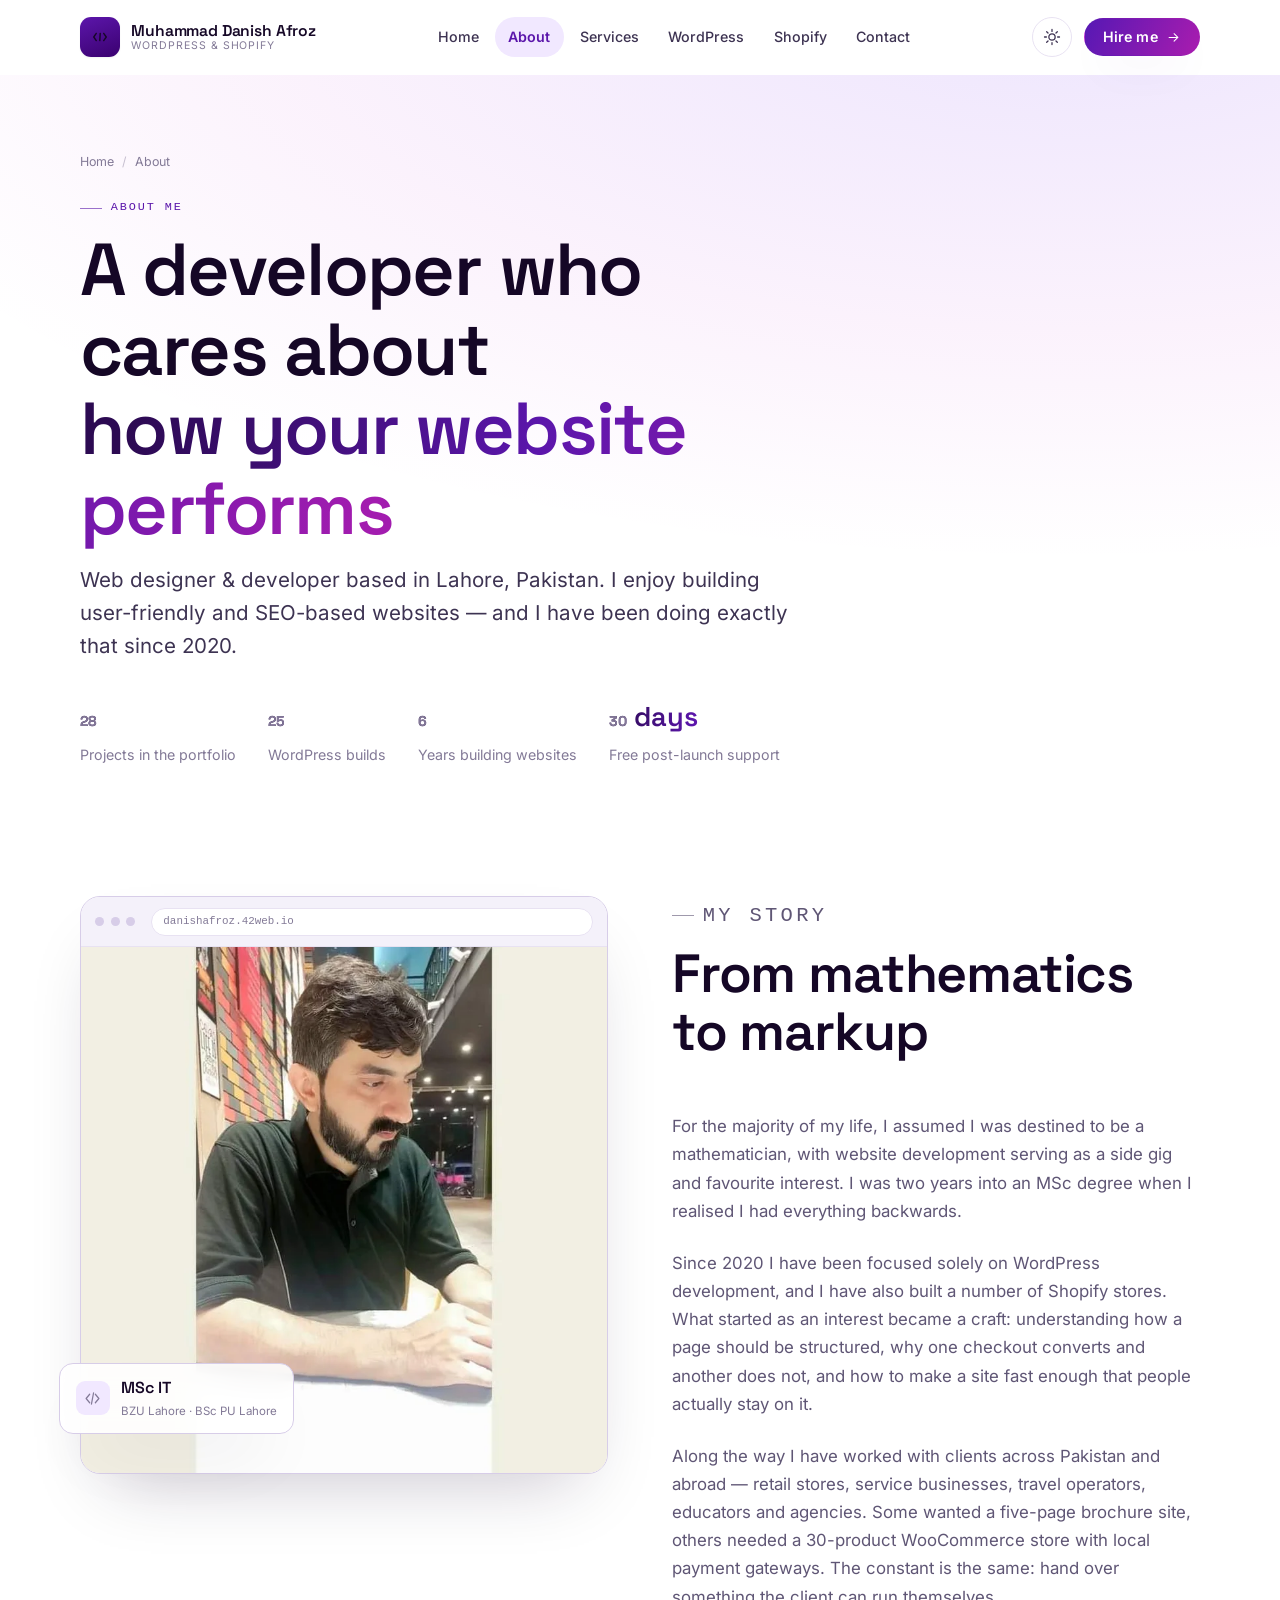
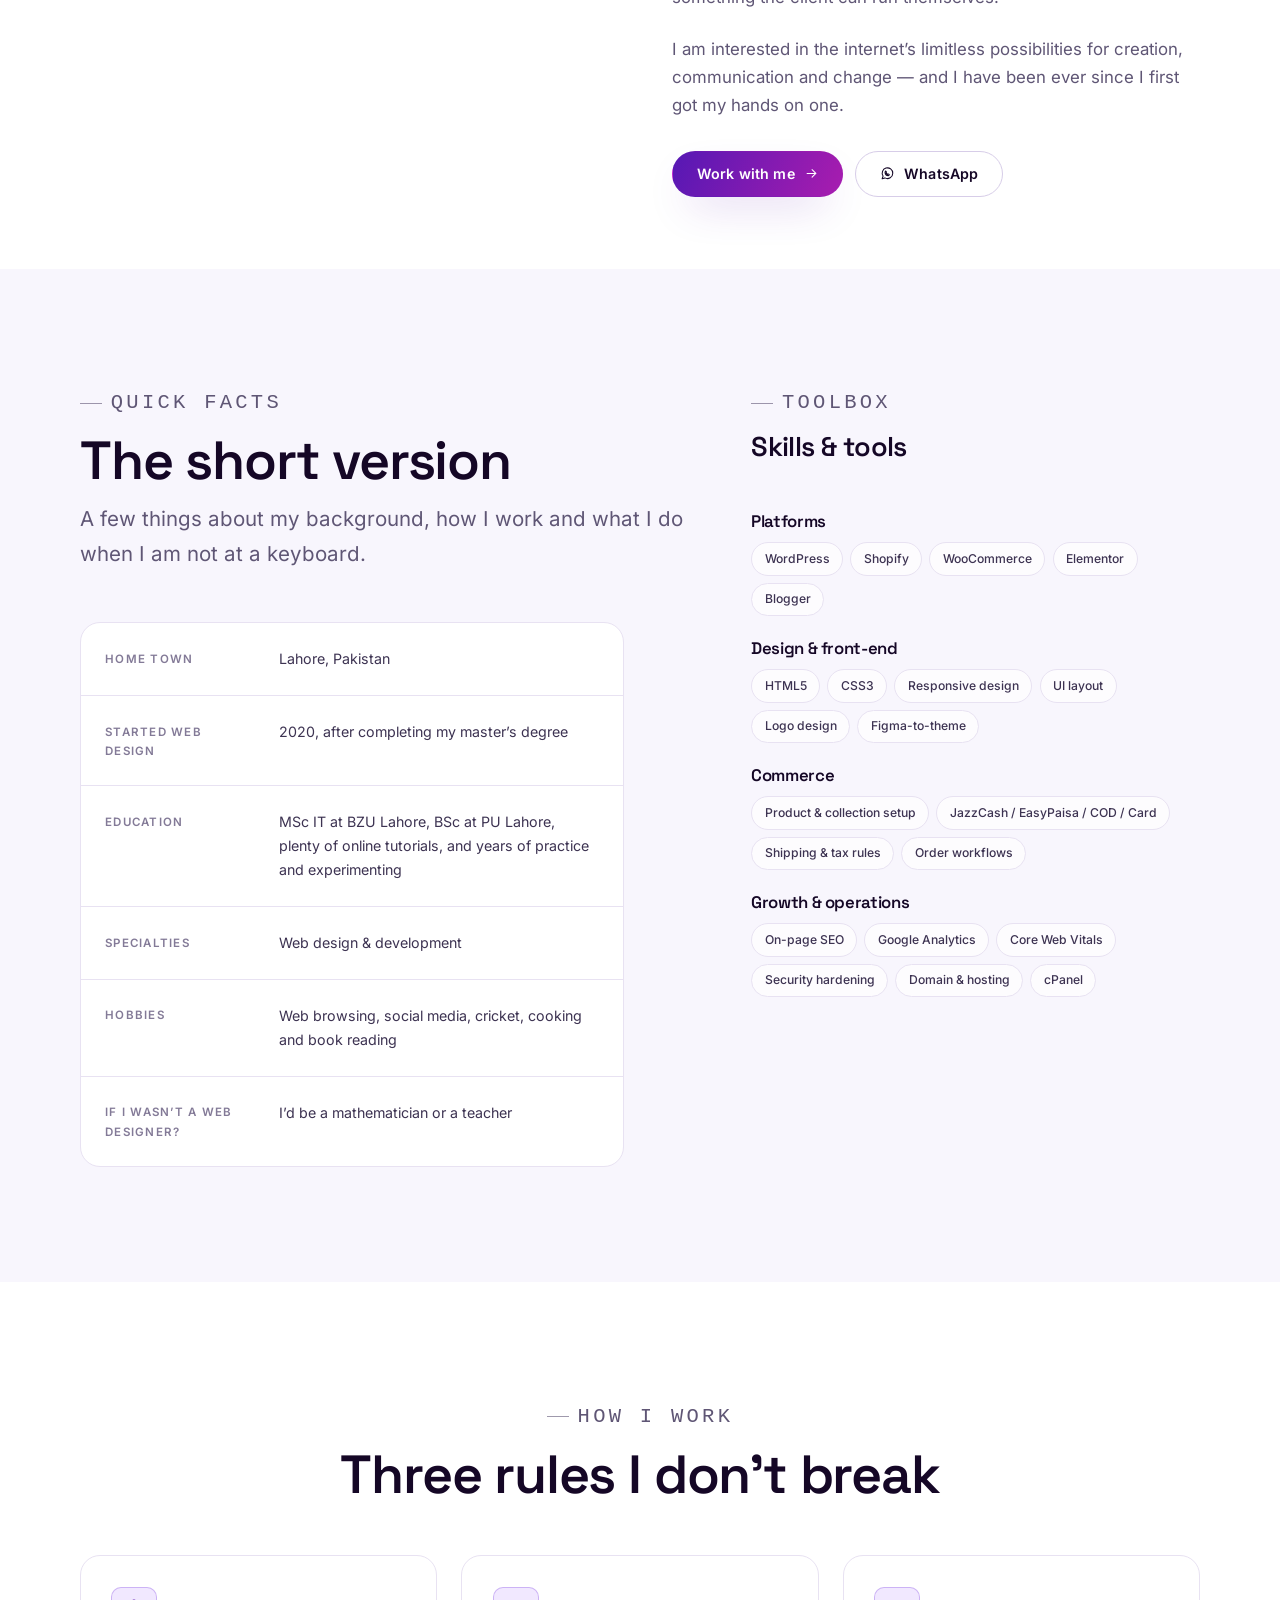
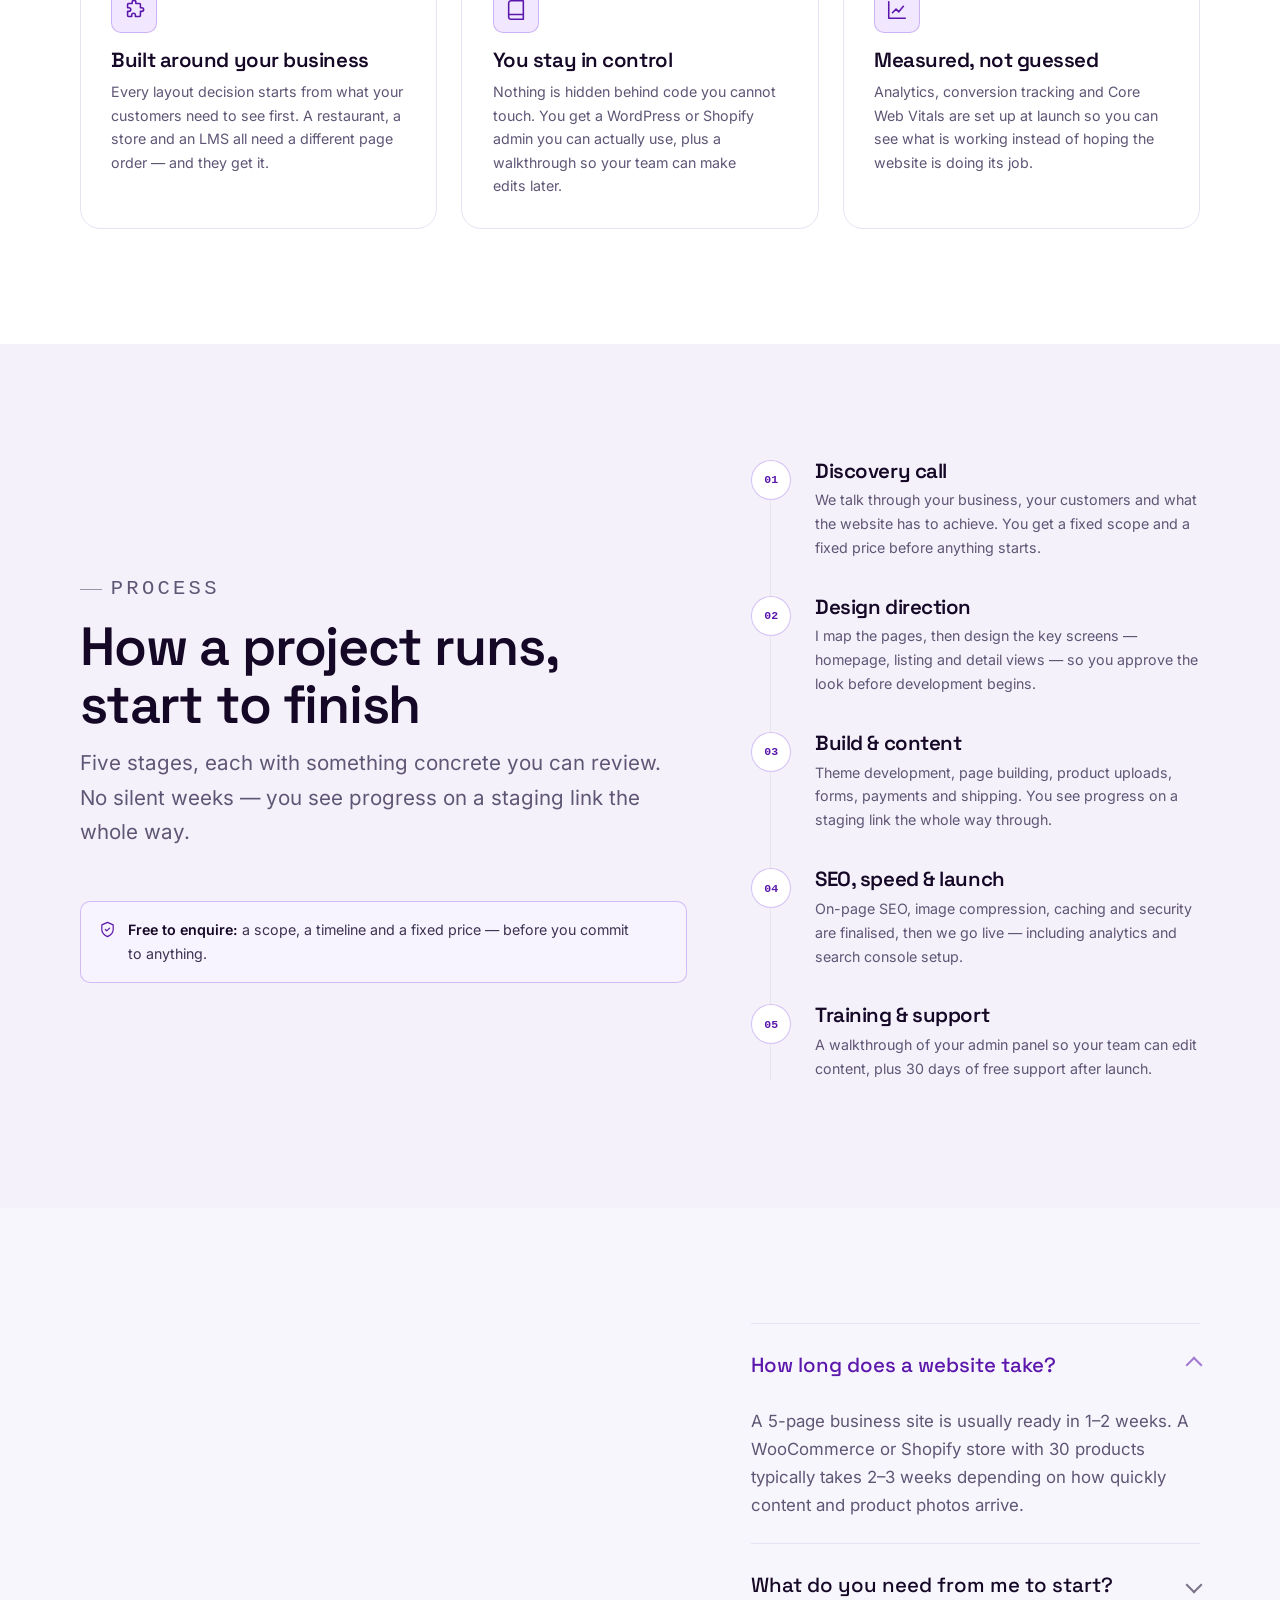
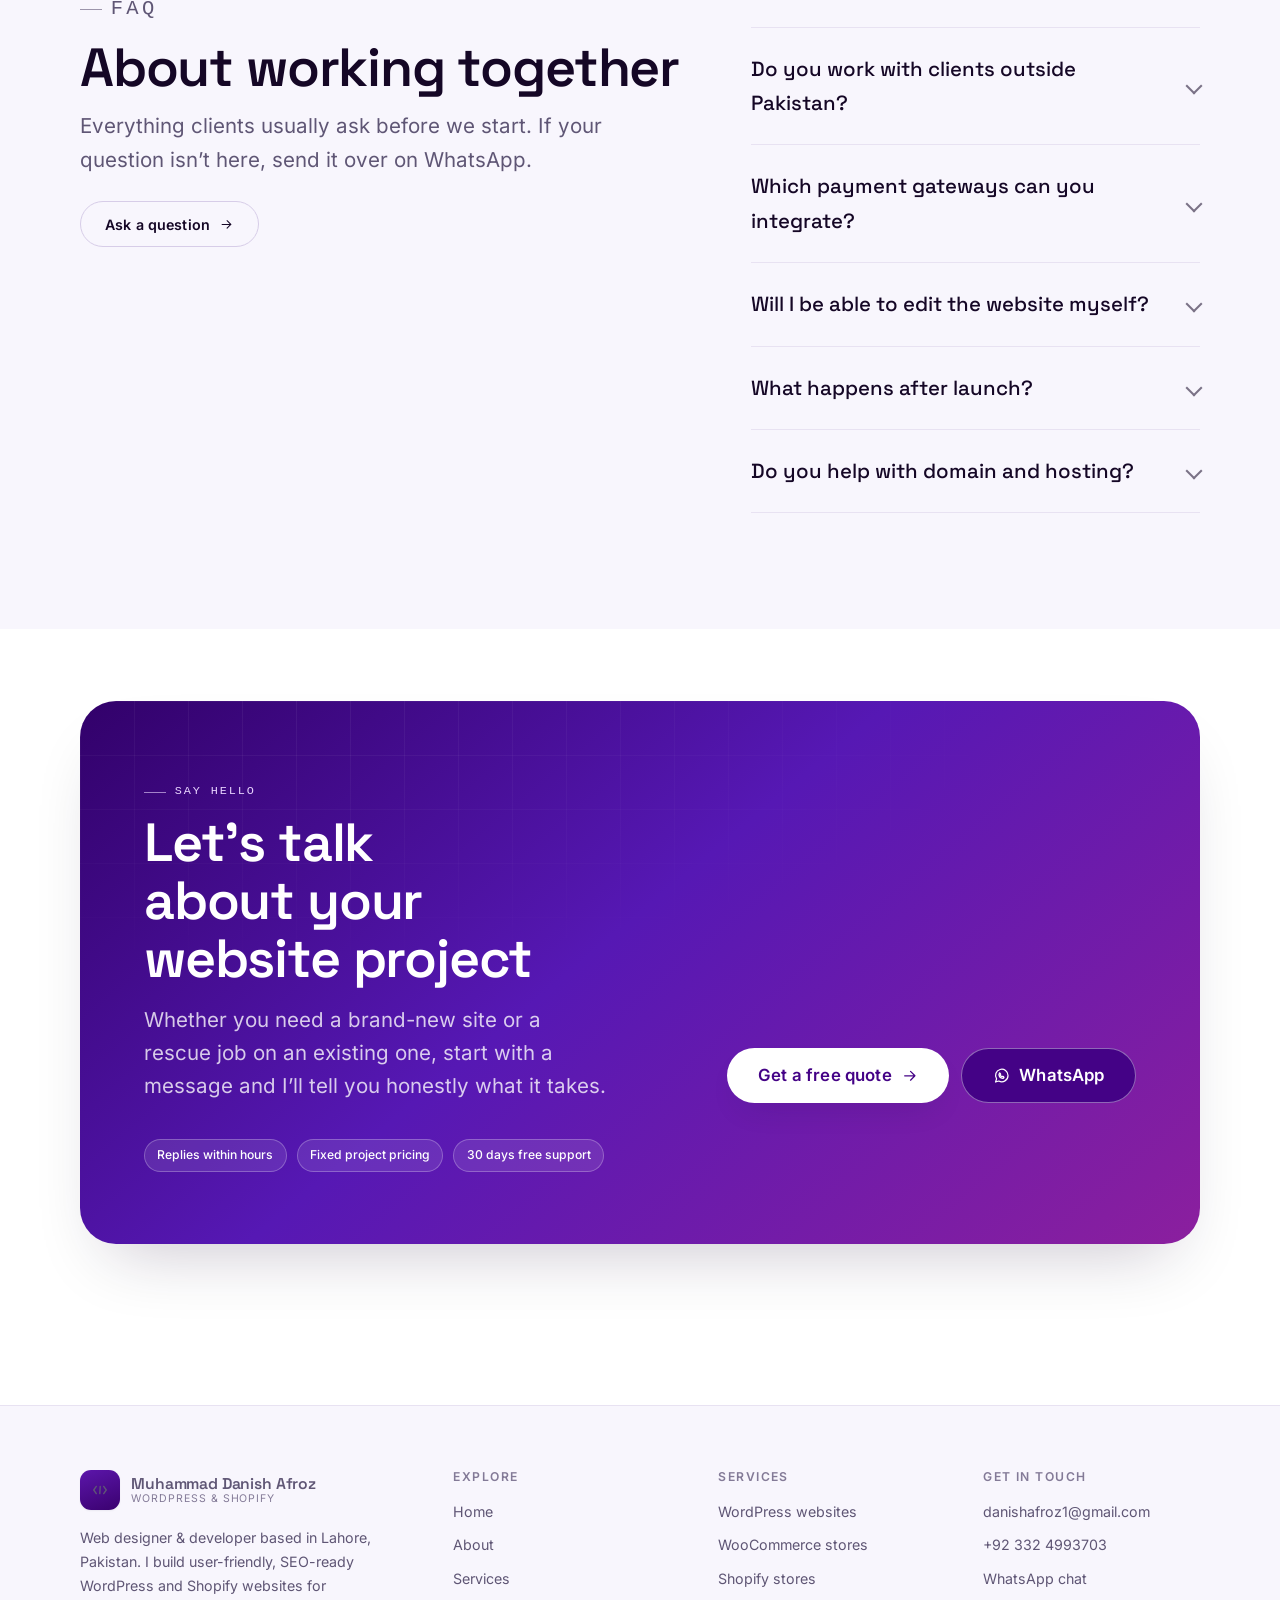
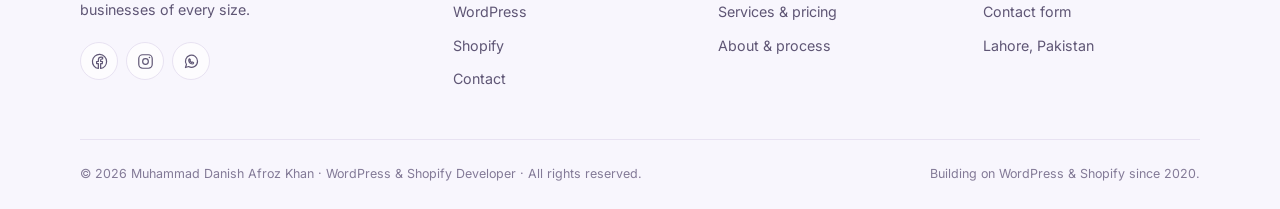
<file: about/index.html>
<!DOCTYPE html><html lang="en" data-theme="dark"> <head><meta charset="utf-8"><meta name="viewport" content="width=device-width, initial-scale=1"><title>About | Danish Afroz</title><meta name="description" content="Meet Muhammad Danish Afroz Khan — a WordPress and Shopify web designer and developer in Lahore, Pakistan. MSc IT, building websites since 2020, with transparent pricing and admin handover on every project."><link rel="canonical" href="https://danishafroz.42web.io/about/"><link rel="icon" href="../favicon.svg" type="image/svg+xml"><link rel="apple-touch-icon" href="../apple-touch-icon.png"><link rel="manifest" href="../site.webmanifest"><meta name="theme-color" content="#0a0512" media="(prefers-color-scheme: dark)"><meta name="theme-color" content="#ffffff" media="(prefers-color-scheme: light)"><meta name="author" content="Muhammad Danish Afroz Khan"><meta name="generator" content="Astro v5.18.2"><meta property="og:type" content="profile"><meta property="og:site_name" content="Danish Afroz — WordPress &#38; Shopify Developer"><meta property="og:title" content="About | Danish Afroz"><meta property="og:description" content="Meet Muhammad Danish Afroz Khan — a WordPress and Shopify web designer and developer in Lahore, Pakistan. MSc IT, building websites since 2020, with transparent pricing and admin handover on every project."><meta property="og:url" content="https://danishafroz.42web.io/about/"><meta property="og:image" content="https://danishafroz.42web.io/og-default.png"><meta property="og:image:width" content="1200"><meta property="og:image:height" content="630"><meta property="og:locale" content="en_US"><meta name="twitter:card" content="summary_large_image"><meta name="twitter:title" content="About | Danish Afroz"><meta name="twitter:description" content="Meet Muhammad Danish Afroz Khan — a WordPress and Shopify web designer and developer in Lahore, Pakistan. MSc IT, building websites since 2020, with transparent pricing and admin handover on every project."><meta name="twitter:image" content="https://danishafroz.42web.io/og-default.png"><script data-cfasync="false">
      // Apply the saved theme before first paint to avoid a flash.
      (function () {
        // Signal that JS is running so reveal animations can safely hide content.
        document.documentElement.classList.add('js');
        try {
          var saved = localStorage.getItem('mdak-theme');
          var prefersLight = window.matchMedia('(prefers-color-scheme: light)').matches;
          var theme = saved || (prefersLight ? 'light' : 'dark');
          document.documentElement.dataset.theme = theme;
        } catch (e) {}
      })();
    </script><script type="application/ld+json">{"@context":"https://schema.org","@graph":[{"@type":"Person","@id":"https://danishafroz.42web.io/#person","name":"Muhammad Danish Afroz Khan","alternateName":"Danish Afroz","jobTitle":"Web Designer & Developer","description":"Web Designer & Developer based in Lahore, Pakistan. I enjoy building user-friendly and SEO based websites.","url":"https://danishafroz.42web.io","image":"https://danishafroz.42web.io/images/brand/danish-afroz.webp","address":{"@type":"PostalAddress","addressLocality":"Lahore","addressCountry":"PK"},"telephone":"+923324993703","email":"danishafroz1@gmail.com","sameAs":["https://www.facebook.com/people/Muhammad-Danish-Afroz-Khan/61552618823687/","https://www.instagram.com/muhammaddanishafroz/"],"knowsAbout":["WordPress","Shopify","WooCommerce","Web Design","Web Development","SEO","E-commerce"]},{"@type":"ProfessionalService","@id":"https://danishafroz.42web.io/#business","name":"Danish Afroz — Web Design & Development","description":"Specialist in WordPress Web Design, Development and Shopify Development","url":"https://danishafroz.42web.io","telephone":"+923324993703","priceRange":"PKR 10,000 – PKR 35,000+","areaServed":["Pakistan","Worldwide"],"address":{"@type":"PostalAddress","addressLocality":"Lahore","addressCountry":"PK"},"founder":{"@id":"https://danishafroz.42web.io/#person"}},{"@type":"WebSite","@id":"https://danishafroz.42web.io/#website","url":"https://danishafroz.42web.io","name":"Danish Afroz — WordPress & Shopify Developer","publisher":{"@id":"https://danishafroz.42web.io/#person"},"inLanguage":"en"}]}</script><link rel="stylesheet" href="../_astro/about.DSqc_ipt.css"></head> <body> <a class="skip-link" href="#main">Skip to content</a> <header class="site-header" id="site-header"> <div class="container header-inner"> <a class="brand" href="../index.html" aria-label="Muhammad Danish Afroz Khan — home"> <span class="brand__mark"><svg class="brand__logo" viewBox="0 0 64 64" fill="none" aria-hidden="true" focusable="false"> <g stroke="currentColor" stroke-width="4" stroke-linecap="round" stroke-linejoin="round"> <path d="M21.2 21.5 13.8 32l7.4 10.5"></path> <path d="M42.8 21.5 50.2 32l-7.4 10.5"></path> <path d="M31.4 42.5 32.6 21.5"></path> </g> </svg></span> <span class="brand__text"> <span class="brand__name">Muhammad Danish Afroz</span> <span class="brand__sub">WordPress &amp; Shopify</span> </span> </a> <nav class="nav" id="primary-nav" aria-label="Primary"> <a href="../index.html">Home</a><a href="../about/index.html" aria-current="page">About</a><a href="../services/index.html">Services</a><a href="../wordpress/index.html">WordPress</a><a href="../shopify/index.html">Shopify</a><a href="../contact/index.html">Contact</a> </nav> <div class="header-actions"> <button class="theme-toggle" type="button" id="theme-toggle" aria-label="Switch colour theme"> <svg class="icon-sun" viewBox="0 0 24 24" fill="none" stroke="currentColor" stroke-width="1.7" stroke-linecap="round" stroke-linejoin="round" aria-hidden="true" focusable="false"><circle cx="12" cy="12" r="4.2"/><path d="M12 2v2.5M12 19.5V22M2 12h2.5M19.5 12H22M4.9 4.9l1.8 1.8M17.3 17.3l1.8 1.8M19.1 4.9l-1.8 1.8M6.7 17.3l-1.8 1.8"/></svg> <svg class="icon-moon" viewBox="0 0 24 24" fill="none" stroke="currentColor" stroke-width="1.7" stroke-linecap="round" stroke-linejoin="round" aria-hidden="true" focusable="false"><path d="M21 13.2A8.5 8.5 0 1 1 10.8 3a7 7 0 0 0 10.2 10.2Z"/></svg> </button> <a class="btn btn--primary btn--sm" href="https://api.whatsapp.com/send?phone=923324993703&text=Hi%20Danish%2C%20I%20would%20like%20to%20discuss%20a%20website%20project." target="_blank" rel="noopener">
Hire me <svg viewBox="0 0 24 24" fill="none" stroke="currentColor" stroke-width="1.7" stroke-linecap="round" stroke-linejoin="round" aria-hidden="true" focusable="false"><path d="M5 12h14M13 6l6 6-6 6"/></svg> </a> <button class="nav-toggle" type="button" id="nav-toggle" aria-expanded="false" aria-controls="primary-nav" aria-label="Toggle navigation menu"> <svg class="icon-menu" viewBox="0 0 24 24" fill="none" stroke="currentColor" stroke-width="1.7" stroke-linecap="round" stroke-linejoin="round" aria-hidden="true" focusable="false"><path d="M3 6h18M3 12h18M3 18h18"/></svg> <svg class="icon-close" viewBox="0 0 24 24" fill="none" stroke="currentColor" stroke-width="1.7" stroke-linecap="round" stroke-linejoin="round" aria-hidden="true" focusable="false"><path d="M18 6 6 18M6 6l12 12"/></svg> </button> </div> </div> </header> <main id="main">   <section class="page-hero bg-glow"> <div class="container"> <div class="page-hero__inner"> <nav class="breadcrumbs" aria-label="Breadcrumb"> <a href="../index.html">Home</a><span aria-hidden="true">/</span><span>About</span> </nav> <p class="eyebrow">About me</p> <h1 style="margin-top:0.75rem">
A developer who cares about<br><span class="grad-text">how your website performs</span> </h1> <p class="lead" style="max-width:56ch">
Web designer &amp; developer based in Lahore, Pakistan. I enjoy building user-friendly and
          SEO-based websites — and I have been doing exactly that since 2020.
</p> <div class="page-hero__stats"> <div> <strong class="grad-text"><span data-count-to="28">28</span></strong> <span>Projects in the portfolio</span> </div><div> <strong class="grad-text"><span data-count-to="25">25</span></strong> <span>WordPress builds</span> </div><div> <strong class="grad-text"><span data-count-to="6">6</span></strong> <span>Years building websites</span> </div><div> <strong class="grad-text"><span data-count-to="30">30</span> days</strong> <span>Free post-launch support</span> </div> </div> </div> </div> </section>  <section class="section section--tight"> <div class="container"> <div class="split" style="align-items:start"> <div class="mock" data-reveal> <div class="mock__frame" style="transform:none"> <div class="mock__bar"> <span class="mock__dot"></span><span class="mock__dot"></span><span class="mock__dot"></span> <span class="mock__url">danishafroz.42web.io</span> </div> <img src="../images/brand/danish-afroz.webp" alt="Muhammad Danish Afroz Khan, WordPress and Shopify developer in Lahore, Pakistan" width="800" height="800" loading="eager" decoding="async" style="aspect-ratio:1/1;object-position:center 22%"> </div> <div class="float-card float-card--br" style="right:auto;left:-4%"> <span class="float-card__icon"><svg viewBox="0 0 24 24" fill="none" stroke="currentColor" stroke-width="1.7" stroke-linecap="round" stroke-linejoin="round" aria-hidden="true" focusable="false"><path d="m8 6-5 6 5 6"/><path d="m16 6 5 6-5 6"/><path d="m13.5 4-3 16"/></svg></span> <span><strong>MSc IT</strong><span>BZU Lahore · BSc PU Lahore</span></span> </div> </div> <div> <div class="section-head" data-reveal> <p class="eyebrow">My story</p> <h2>From mathematics<br />to markup</h2>  </div> <div class="stack stack-5" style="color:var(--text-muted)"> <p data-reveal>
For the majority of my life, I assumed I was destined to be a mathematician, with website
              development serving as a side gig and favourite interest. I was two years into an MSc degree
              when I realised I had everything backwards.
</p> <p data-reveal>
Since 2020 I have been focused solely on WordPress development, and I have also built
              a number of Shopify stores. What started as an interest became a craft: understanding how a
              page should be structured, why one checkout converts and another does not, and how to make a
              site fast enough that people actually stay on it.
</p> <p data-reveal>
Along the way I have worked with clients across Pakistan and abroad — retail stores, service
              businesses, travel operators, educators and agencies. Some wanted a five-page brochure site,
              others needed a 30-product WooCommerce store with local payment gateways. The constant is the
              same: hand over something the client can run themselves.
</p> <p data-reveal>
I am interested in the internet’s limitless possibilities for creation, communication and
              change — and I have been ever since I first got my hands on one.
</p> </div> <div class="cluster" style="margin-top:2rem; gap:0.75rem" data-reveal> <a class="btn btn--primary" href="../contact/index.html">Work with me <svg viewBox="0 0 24 24" fill="none" stroke="currentColor" stroke-width="1.7" stroke-linecap="round" stroke-linejoin="round" aria-hidden="true" focusable="false"><path d="M5 12h14M13 6l6 6-6 6"/></svg></a> <a class="btn btn--ghost" href="https://api.whatsapp.com/send?phone=923324993703&text=Hi%20Danish%2C%20I%20would%20like%20to%20discuss%20a%20website%20project." target="_blank" rel="noopener"> <svg viewBox="0 0 24 24" fill="none" stroke="currentColor" stroke-width="1.7" stroke-linecap="round" stroke-linejoin="round" aria-hidden="true" focusable="false"><path d="M20.5 11.6a8.5 8.5 0 0 1-12.6 7.5L3.5 20.5l1.4-4.3A8.5 8.5 0 1 1 20.5 11.6Z"/><path d="M8.8 8.2c.3-.1.6 0 .8.3l.7 1.2c.1.2.1.5 0 .7l-.5.6c.5 1 1.3 1.8 2.3 2.3l.6-.5c.2-.1.5-.1.7 0l1.2.7c.3.2.4.5.3.8-.2.7-.9 1.2-1.6 1.2-2.8-.2-5-2.4-5.2-5.2 0-.8.4-1.5 1.1-1.7Z"/></svg> WhatsApp
</a> </div> </div> </div> </div> </section>  <section class="section section--soft"> <div class="container"> <div class="split split--wide-left" style="align-items:start"> <div> <div class="section-head" data-reveal> <p class="eyebrow">Quick facts</p> <h2>The short version</h2> <p>A few things about my background, how I work and what I do when I am not at a keyboard.</p> </div> <div class="facts" data-reveal style="max-width:34rem"> <div class="fact"> <div class="fact__label">Home town</div> <div class="fact__value">Lahore, Pakistan</div> </div><div class="fact"> <div class="fact__label">Started web design</div> <div class="fact__value">2020, after completing my master’s degree</div> </div><div class="fact"> <div class="fact__label">Education</div> <div class="fact__value">MSc IT at BZU Lahore, BSc at PU Lahore, plenty of online tutorials, and years of practice and experimenting</div> </div><div class="fact"> <div class="fact__label">Specialties</div> <div class="fact__value">Web design &amp; development</div> </div><div class="fact"> <div class="fact__label">Hobbies</div> <div class="fact__value">Web browsing, social media, cricket, cooking and book reading</div> </div><div class="fact"> <div class="fact__label">If I wasn’t a web designer?</div> <div class="fact__value">I’d be a mathematician or a teacher</div> </div> </div> </div> <div> <div class="section-head" data-reveal> <p class="eyebrow">Toolbox</p> <h3>Skills & tools</h3>  </div> <div class="stack stack-5" data-reveal> <div> <h4 style="font-size:var(--step-0); margin-bottom:0.7rem">Platforms</h4> <ul class="cluster" style="gap:0.45rem"> <li class="pill">WordPress</li><li class="pill">Shopify</li><li class="pill">WooCommerce</li><li class="pill">Elementor</li><li class="pill">Blogger</li> </ul> </div><div> <h4 style="font-size:var(--step-0); margin-bottom:0.7rem">Design &amp; front-end</h4> <ul class="cluster" style="gap:0.45rem"> <li class="pill">HTML5</li><li class="pill">CSS3</li><li class="pill">Responsive design</li><li class="pill">UI layout</li><li class="pill">Logo design</li><li class="pill">Figma-to-theme</li> </ul> </div><div> <h4 style="font-size:var(--step-0); margin-bottom:0.7rem">Commerce</h4> <ul class="cluster" style="gap:0.45rem"> <li class="pill">Product &amp; collection setup</li><li class="pill">JazzCash / EasyPaisa / COD / Card</li><li class="pill">Shipping &amp; tax rules</li><li class="pill">Order workflows</li> </ul> </div><div> <h4 style="font-size:var(--step-0); margin-bottom:0.7rem">Growth &amp; operations</h4> <ul class="cluster" style="gap:0.45rem"> <li class="pill">On-page SEO</li><li class="pill">Google Analytics</li><li class="pill">Core Web Vitals</li><li class="pill">Security hardening</li><li class="pill">Domain &amp; hosting</li><li class="pill">cPanel</li> </ul> </div> </div> </div> </div> </div> </section>  <section class="section"> <div class="container"> <div class="section-head section-head--center" data-reveal> <p class="eyebrow">How I work</p> <h2>Three rules I don’t break</h2>  </div> <div class="grid grid-3"> <article class="card" data-reveal style="--reveal-delay:0ms"> <div class="card__icon"><svg viewBox="0 0 24 24" fill="none" stroke="currentColor" stroke-width="1.7" stroke-linecap="round" stroke-linejoin="round" aria-hidden="true" focusable="false"><path d="M14 3.5a2 2 0 1 0-4 0V5H6a1 1 0 0 0-1 1v3.5h1.5a2 2 0 1 1 0 4H5V18a1 1 0 0 0 1 1h3.5v-1.5a2 2 0 1 1 4 0V19H18a1 1 0 0 0 1-1v-4.5h1.5a2 2 0 1 0 0-4H19V6a1 1 0 0 0-1-1h-4V3.5Z"/></svg></div> <h3>Built around your business</h3> <p>Every layout decision starts from what your customers need to see first. A restaurant, a store and an LMS all need a different page order — and they get it.</p> </article><article class="card" data-reveal style="--reveal-delay:70ms"> <div class="card__icon"><svg viewBox="0 0 24 24" fill="none" stroke="currentColor" stroke-width="1.7" stroke-linecap="round" stroke-linejoin="round" aria-hidden="true" focusable="false"><path d="M4 4.5A2.5 2.5 0 0 1 6.5 2H20v20H6.5A2.5 2.5 0 0 1 4 19.5Z"/><path d="M4 17h16"/></svg></div> <h3>You stay in control</h3> <p>Nothing is hidden behind code you cannot touch. You get a WordPress or Shopify admin you can actually use, plus a walkthrough so your team can make edits later.</p> </article><article class="card" data-reveal style="--reveal-delay:140ms"> <div class="card__icon"><svg viewBox="0 0 24 24" fill="none" stroke="currentColor" stroke-width="1.7" stroke-linecap="round" stroke-linejoin="round" aria-hidden="true" focusable="false"><path d="M3 3v18h18"/><path d="M7 15l4-4 3 3 5-6"/></svg></div> <h3>Measured, not guessed</h3> <p>Analytics, conversion tracking and Core Web Vitals are set up at launch so you can see what is working instead of hoping the website is doing its job.</p> </article> </div> </div> </section>  <section class="section section--inset"> <div class="container"> <div class="split split--wide-left"> <div> <div class="section-head" data-reveal> <p class="eyebrow">Process</p> <h2>How a project runs,<br />start to finish</h2> <p>Five stages, each with something concrete you can review. No silent weeks — you see progress on a staging link the whole way.</p> </div> <div class="notice" data-reveal> <svg viewBox="0 0 24 24" fill="none" stroke="currentColor" stroke-width="1.7" stroke-linecap="round" stroke-linejoin="round" aria-hidden="true" focusable="false"><path d="M12 22s8-3.6 8-10V5.4L12 2 4 5.4V12c0 6.4 8 10 8 10Z"/><path d="m9 12 2 2 4-4"/></svg> <p style="margin:0"> <strong>Free to enquire:</strong> a scope, a timeline and a fixed price — before you commit to anything.
</p> </div> </div> <div class="timeline"> <div class="step" data-reveal style="--reveal-delay:0ms"> <div class="step__dot">01</div> <div class="step__body"> <h3>Discovery call</h3> <p>We talk through your business, your customers and what the website has to achieve. You get a fixed scope and a fixed price before anything starts.</p> </div> </div><div class="step" data-reveal style="--reveal-delay:60ms"> <div class="step__dot">02</div> <div class="step__body"> <h3>Design direction</h3> <p>I map the pages, then design the key screens — homepage, listing and detail views — so you approve the look before development begins.</p> </div> </div><div class="step" data-reveal style="--reveal-delay:120ms"> <div class="step__dot">03</div> <div class="step__body"> <h3>Build &amp; content</h3> <p>Theme development, page building, product uploads, forms, payments and shipping. You see progress on a staging link the whole way through.</p> </div> </div><div class="step" data-reveal style="--reveal-delay:180ms"> <div class="step__dot">04</div> <div class="step__body"> <h3>SEO, speed &amp; launch</h3> <p>On-page SEO, image compression, caching and security are finalised, then we go live — including analytics and search console setup.</p> </div> </div><div class="step" data-reveal style="--reveal-delay:240ms"> <div class="step__dot">05</div> <div class="step__body"> <h3>Training &amp; support</h3> <p>A walkthrough of your admin panel so your team can edit content, plus 30 days of free support after launch.</p> </div> </div> </div> </div> </div> </section> <section class="section section--soft" id="faq"> <div class="container"> <div class="split split--wide-left"> <div> <div class="section-head" style="margin-bottom:1.5rem" data-reveal> <p class="eyebrow">FAQ</p> <h2>About working together</h2> <p>Everything clients usually ask before we start. If your question isn’t here, send it over on WhatsApp.</p> </div> <a class="btn btn--ghost" href="../contact/index.html" data-reveal>Ask a question <svg viewBox="0 0 24 24" fill="none" stroke="currentColor" stroke-width="1.7" stroke-linecap="round" stroke-linejoin="round" aria-hidden="true" focusable="false"><path d="M5 12h14M13 6l6 6-6 6"/></svg></a> </div> <div class="faq" data-reveal> <details open> <summary>How long does a website take?</summary> <div class="faq__body">A 5-page business site is usually ready in 1–2 weeks. A WooCommerce or Shopify store with 30 products typically takes 2–3 weeks depending on how quickly content and product photos arrive.</div> </details><details> <summary>What do you need from me to start?</summary> <div class="faq__body">Your logo, brand colours if you have them, the text for each page, product images and prices, and access to your domain or hosting. If you do not have content ready, I can help structure it during the discovery call.</div> </details><details> <summary>Do you work with clients outside Pakistan?</summary> <div class="faq__body">Yes. I work remotely with clients in several countries and run everything over WhatsApp, email and scheduled calls, so timezones have never been a blocker.</div> </details><details> <summary>Which payment gateways can you integrate?</summary> <div class="faq__body">For Pakistani stores I set up JazzCash, EasyPaisa, cash on delivery and card payments. For international stores I configure the relevant Shopify Payments, Stripe or PayPal options for your market.</div> </details><details> <summary>Will I be able to edit the website myself?</summary> <div class="faq__body">That is the point of building on WordPress and Shopify. I hand over a walkthrough of your admin panel and you can add pages, posts, products and prices without touching code.</div> </details><details> <summary>What happens after launch?</summary> <div class="faq__body">Every plan includes 30 days of free support for fixes and small changes. After that you can request changes on an hourly or per-task basis, or move to a maintenance arrangement.</div> </details><details> <summary>Do you help with domain and hosting?</summary> <div class="faq__body">Yes — I guide you on choosing a domain and hosting suited to your traffic and budget, and can handle the DNS, SSL and email setup for you.</div> </details> </div> </div> </div> </section> <section class="section section--tight"> <div class="container"> <div class="cta" data-reveal> <div class="split" style="align-items:flex-end"> <div> <p class="eyebrow">Say hello</p> <h2 style="margin-top:0.75rem; max-width:24ch">Let’s talk about your website project</h2> <p class="lead" style="margin-top:1rem; max-width:52ch">Whether you need a brand-new site or a rescue job on an existing one, start with a message and I’ll tell you honestly what it takes.</p> </div> <div class="cluster" style="justify-content:flex-end; gap:0.75rem"> <a class="btn btn--white btn--lg" href="../contact/index.html">Get a free quote <svg viewBox="0 0 24 24" fill="none" stroke="currentColor" stroke-width="1.7" stroke-linecap="round" stroke-linejoin="round" aria-hidden="true" focusable="false"><path d="M5 12h14M13 6l6 6-6 6"/></svg></a> <a class="btn btn--lg" style="border-color:rgba(255,255,255,0.4);color:#fff" href="https://api.whatsapp.com/send?phone=923324993703&text=Hi%20Danish%2C%20I%20would%20like%20to%20discuss%20a%20website%20project." target="_blank" rel="noopener"> <svg viewBox="0 0 24 24" fill="none" stroke="currentColor" stroke-width="1.7" stroke-linecap="round" stroke-linejoin="round" aria-hidden="true" focusable="false"><path d="M20.5 11.6a8.5 8.5 0 0 1-12.6 7.5L3.5 20.5l1.4-4.3A8.5 8.5 0 1 1 20.5 11.6Z"/><path d="M8.8 8.2c.3-.1.6 0 .8.3l.7 1.2c.1.2.1.5 0 .7l-.5.6c.5 1 1.3 1.8 2.3 2.3l.6-.5c.2-.1.5-.1.7 0l1.2.7c.3.2.4.5.3.8-.2.7-.9 1.2-1.6 1.2-2.8-.2-5-2.4-5.2-5.2 0-.8.4-1.5 1.1-1.7Z"/></svg> WhatsApp
</a> </div> </div> <ul class="cluster" style="margin-top:2.25rem; gap:0.6rem"> <li class="pill" style="border-color:rgba(255,255,255,0.25);background:rgba(255,255,255,0.1);color:#fff">Replies within hours</li> <li class="pill" style="border-color:rgba(255,255,255,0.25);background:rgba(255,255,255,0.1);color:#fff">Fixed project pricing</li> <li class="pill" style="border-color:rgba(255,255,255,0.25);background:rgba(255,255,255,0.1);color:#fff">30 days free support</li> </ul> </div> </div> </section>  </main> <footer class="site-footer"> <div class="container"> <div class="footer-top"> <div class="footer-col footer-about"> <a class="brand" href="../index.html"> <span class="brand__mark"><svg viewBox="0 0 64 64" fill="none" aria-hidden="true" focusable="false"> <g stroke="currentColor" stroke-width="4" stroke-linecap="round" stroke-linejoin="round"> <path d="M21.2 21.5 13.8 32l7.4 10.5"></path> <path d="M42.8 21.5 50.2 32l-7.4 10.5"></path> <path d="M31.4 42.5 32.6 21.5"></path> </g> </svg></span> <span class="brand__text"> <span class="brand__name">Muhammad Danish Afroz</span> <span class="brand__sub">WordPress &amp; Shopify</span> </span> </a> <p>
Web designer &amp; developer based in Lahore, Pakistan. I build user-friendly,
              SEO-ready WordPress and Shopify websites for businesses of every size.
</p> <div class="socials" style="margin-top:1.25rem"> <a href="https://www.facebook.com/people/Muhammad-Danish-Afroz-Khan/61552618823687/" target="_blank" rel="noopener" aria-label="Facebook"><svg viewBox="0 0 24 24" fill="none" stroke="currentColor" stroke-width="1.7" stroke-linecap="round" stroke-linejoin="round" aria-hidden="true" focusable="false"><path d="M22 12a10 10 0 1 0-11.6 9.9v-7h-2.5V12h2.5V9.8c0-2.5 1.5-3.9 3.8-3.9 1.1 0 2.2.2 2.2.2v2.4h-1.2c-1.2 0-1.6.8-1.6 1.6V12h2.7l-.4 2.9h-2.3v7A10 10 0 0 0 22 12Z"/></svg></a> <a href="https://www.instagram.com/muhammaddanishafroz/" target="_blank" rel="noopener" aria-label="Instagram"><svg viewBox="0 0 24 24" fill="none" stroke="currentColor" stroke-width="1.7" stroke-linecap="round" stroke-linejoin="round" aria-hidden="true" focusable="false"><rect x="2.5" y="2.5" width="19" height="19" rx="5.5"/><circle cx="12" cy="12" r="4"/><circle cx="17.6" cy="6.4" r="1.1" fill="currentColor" stroke="none"/></svg></a> <a href="https://api.whatsapp.com/send?phone=923324993703&text=Hi%20Danish%2C%20I%20would%20like%20to%20discuss%20a%20website%20project." target="_blank" rel="noopener" aria-label="WhatsApp"><svg viewBox="0 0 24 24" fill="none" stroke="currentColor" stroke-width="1.7" stroke-linecap="round" stroke-linejoin="round" aria-hidden="true" focusable="false"><path d="M20.5 11.6a8.5 8.5 0 0 1-12.6 7.5L3.5 20.5l1.4-4.3A8.5 8.5 0 1 1 20.5 11.6Z"/><path d="M8.8 8.2c.3-.1.6 0 .8.3l.7 1.2c.1.2.1.5 0 .7l-.5.6c.5 1 1.3 1.8 2.3 2.3l.6-.5c.2-.1.5-.1.7 0l1.2.7c.3.2.4.5.3.8-.2.7-.9 1.2-1.6 1.2-2.8-.2-5-2.4-5.2-5.2 0-.8.4-1.5 1.1-1.7Z"/></svg></a> </div> </div> <div class="footer-col"> <h4>Explore</h4> <ul> <li><a href="../index.html">Home</a></li><li><a href="../about/index.html">About</a></li><li><a href="../services/index.html">Services</a></li><li><a href="../wordpress/index.html">WordPress</a></li><li><a href="../shopify/index.html">Shopify</a></li><li><a href="../contact/index.html">Contact</a></li> </ul> </div> <div class="footer-col"> <h4>Services</h4> <ul> <li><a href="../wordpress/index.html">WordPress websites</a></li> <li><a href="../wordpress/index.html">WooCommerce stores</a></li> <li><a href="../shopify/index.html">Shopify stores</a></li> <li><a href="../services/index.html">Services &amp; pricing</a></li> <li><a href="../about/index.html">About &amp; process</a></li> </ul> </div> <div class="footer-col"> <h4>Get in touch</h4> <ul> <li><a href="mailto:danishafroz1@gmail.com">danishafroz1@gmail.com</a></li> <li><a href="tel:+923324993703">+92 332 4993703</a></li> <li><a href="https://api.whatsapp.com/send?phone=923324993703&text=Hi%20Danish%2C%20I%20would%20like%20to%20discuss%20a%20website%20project." target="_blank" rel="noopener">WhatsApp chat</a></li> <li><a href="../contact/index.html">Contact form</a></li> <li>Lahore, Pakistan</li> </ul> </div> </div> <div class="footer-bottom"> <p>© 2026 Muhammad Danish Afroz Khan · WordPress &amp; Shopify Developer · All rights reserved.</p> <p>Building on WordPress &amp; Shopify since 2020.</p> </div> </div> </footer> <script type="module">const v=document.getElementById("site-header"),m=()=>v?.classList.toggle("is-stuck",window.scrollY>8);m();addEventListener("scroll",m,{passive:!0});const i=document.documentElement;document.getElementById("theme-toggle")?.addEventListener("click",()=>{const e=i.dataset.theme==="dark"?"light":"dark";i.dataset.theme=e;try{localStorage.setItem("mdak-theme",e)}catch{}});const s=document.getElementById("nav-toggle"),o=document.getElementById("primary-nav"),r=()=>{o?.classList.remove("is-open"),s?.setAttribute("aria-expanded","false")};s?.addEventListener("click",()=>{const e=o?.classList.toggle("is-open");s.setAttribute("aria-expanded",String(!!e))});o?.addEventListener("click",e=>{e.target.closest("a")&&r()});addEventListener("keydown",e=>{e.key==="Escape"&&r()});addEventListener("resize",()=>{innerWidth>900&&r()});const d=document.querySelectorAll("[data-reveal]"),u=matchMedia("(prefers-reduced-motion: reduce)").matches;if(u||!("IntersectionObserver"in window))d.forEach(e=>e.classList.add("is-visible"));else{const e=new IntersectionObserver(t=>{t.forEach(n=>{n.isIntersecting&&(n.target.classList.add("is-visible"),e.unobserve(n.target))})},{rootMargin:"0px 0px -8% 0px",threshold:.06});d.forEach(t=>e.observe(t))}const l=document.querySelectorAll("[data-count-to]"),f=e=>{const t=Number(e.dataset.countTo||0);if(e.textContent="0",u){e.textContent=String(t);return}const n=1300,g=performance.now(),a=h=>{const c=Math.min((h-g)/n,1);e.textContent=String(Math.round(t*(1-Math.pow(1-c,3)))),c<1&&requestAnimationFrame(a)};requestAnimationFrame(a)};if(l.length){const e=new IntersectionObserver(t=>{t.forEach(n=>{n.isIntersecting&&(f(n.target),e.unobserve(n.target))})},{threshold:.4});l.forEach(t=>e.observe(t))}</script> </body> </html>
</file>
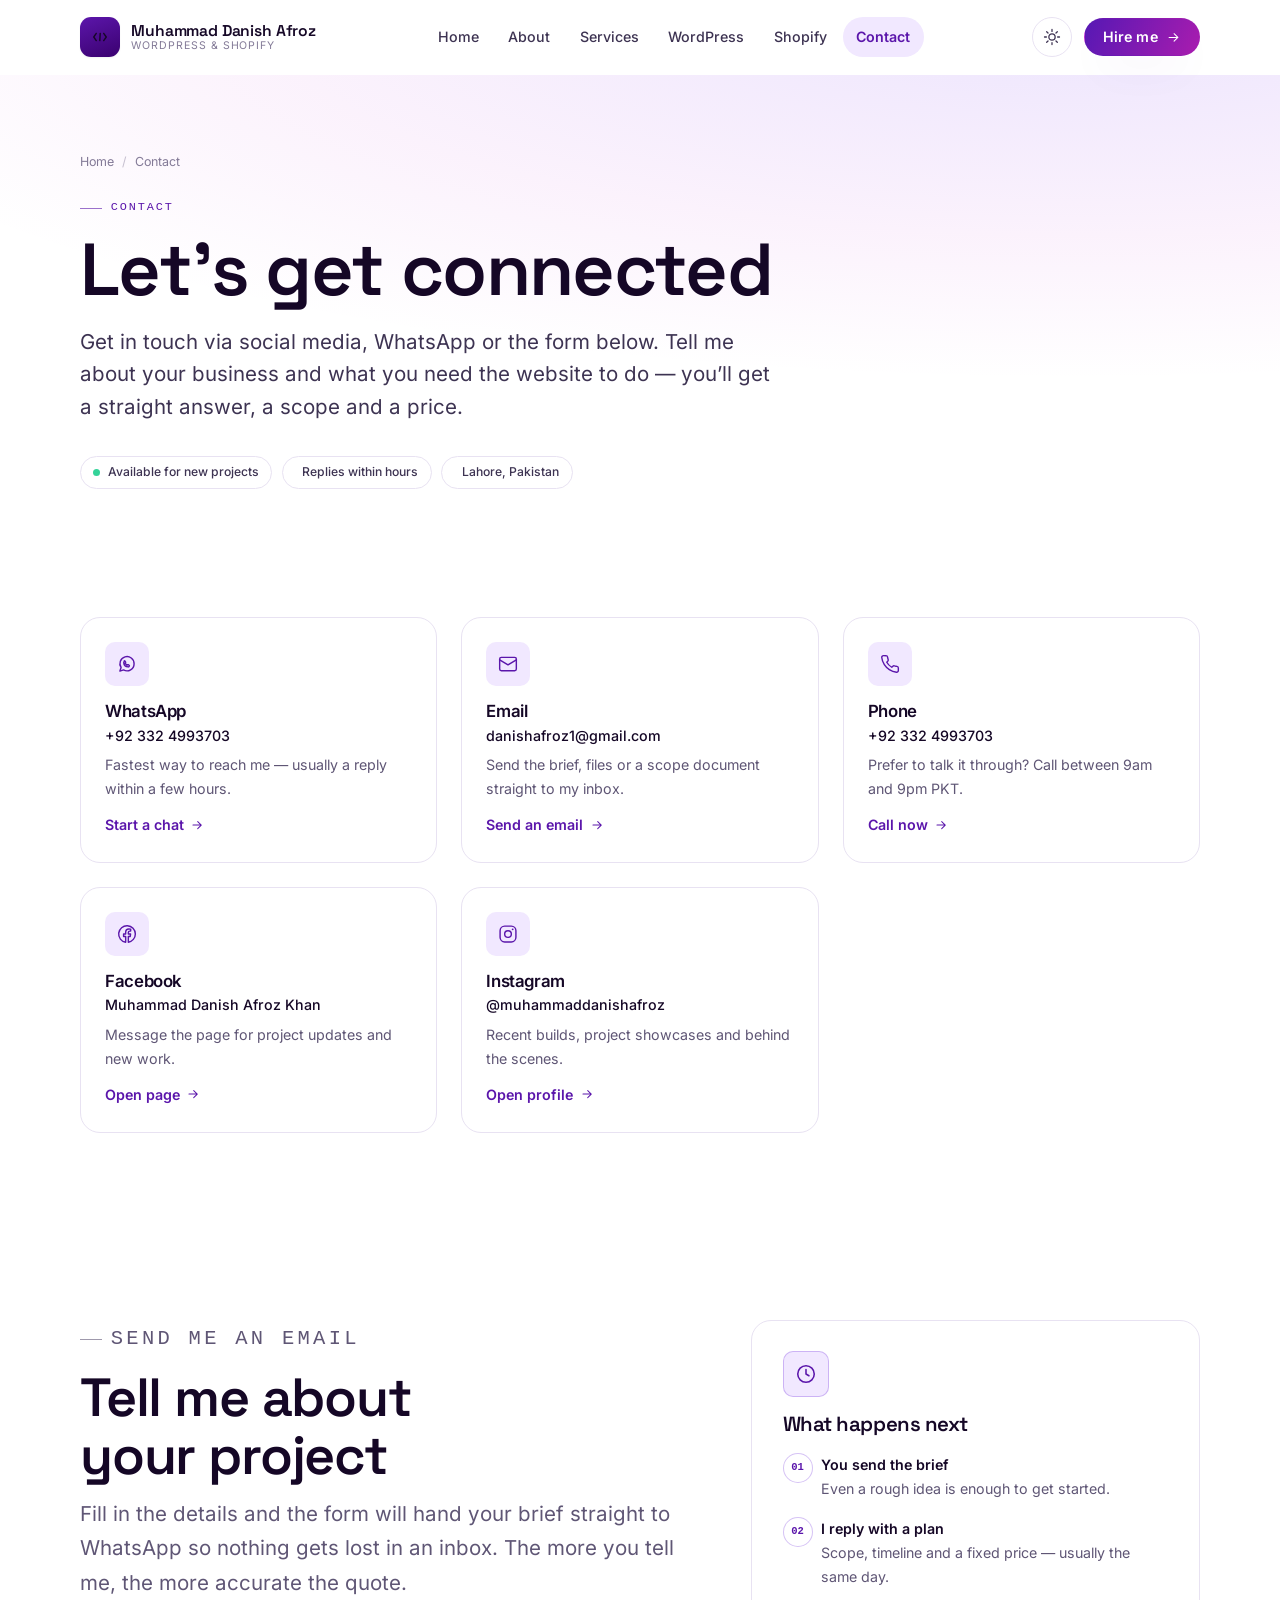
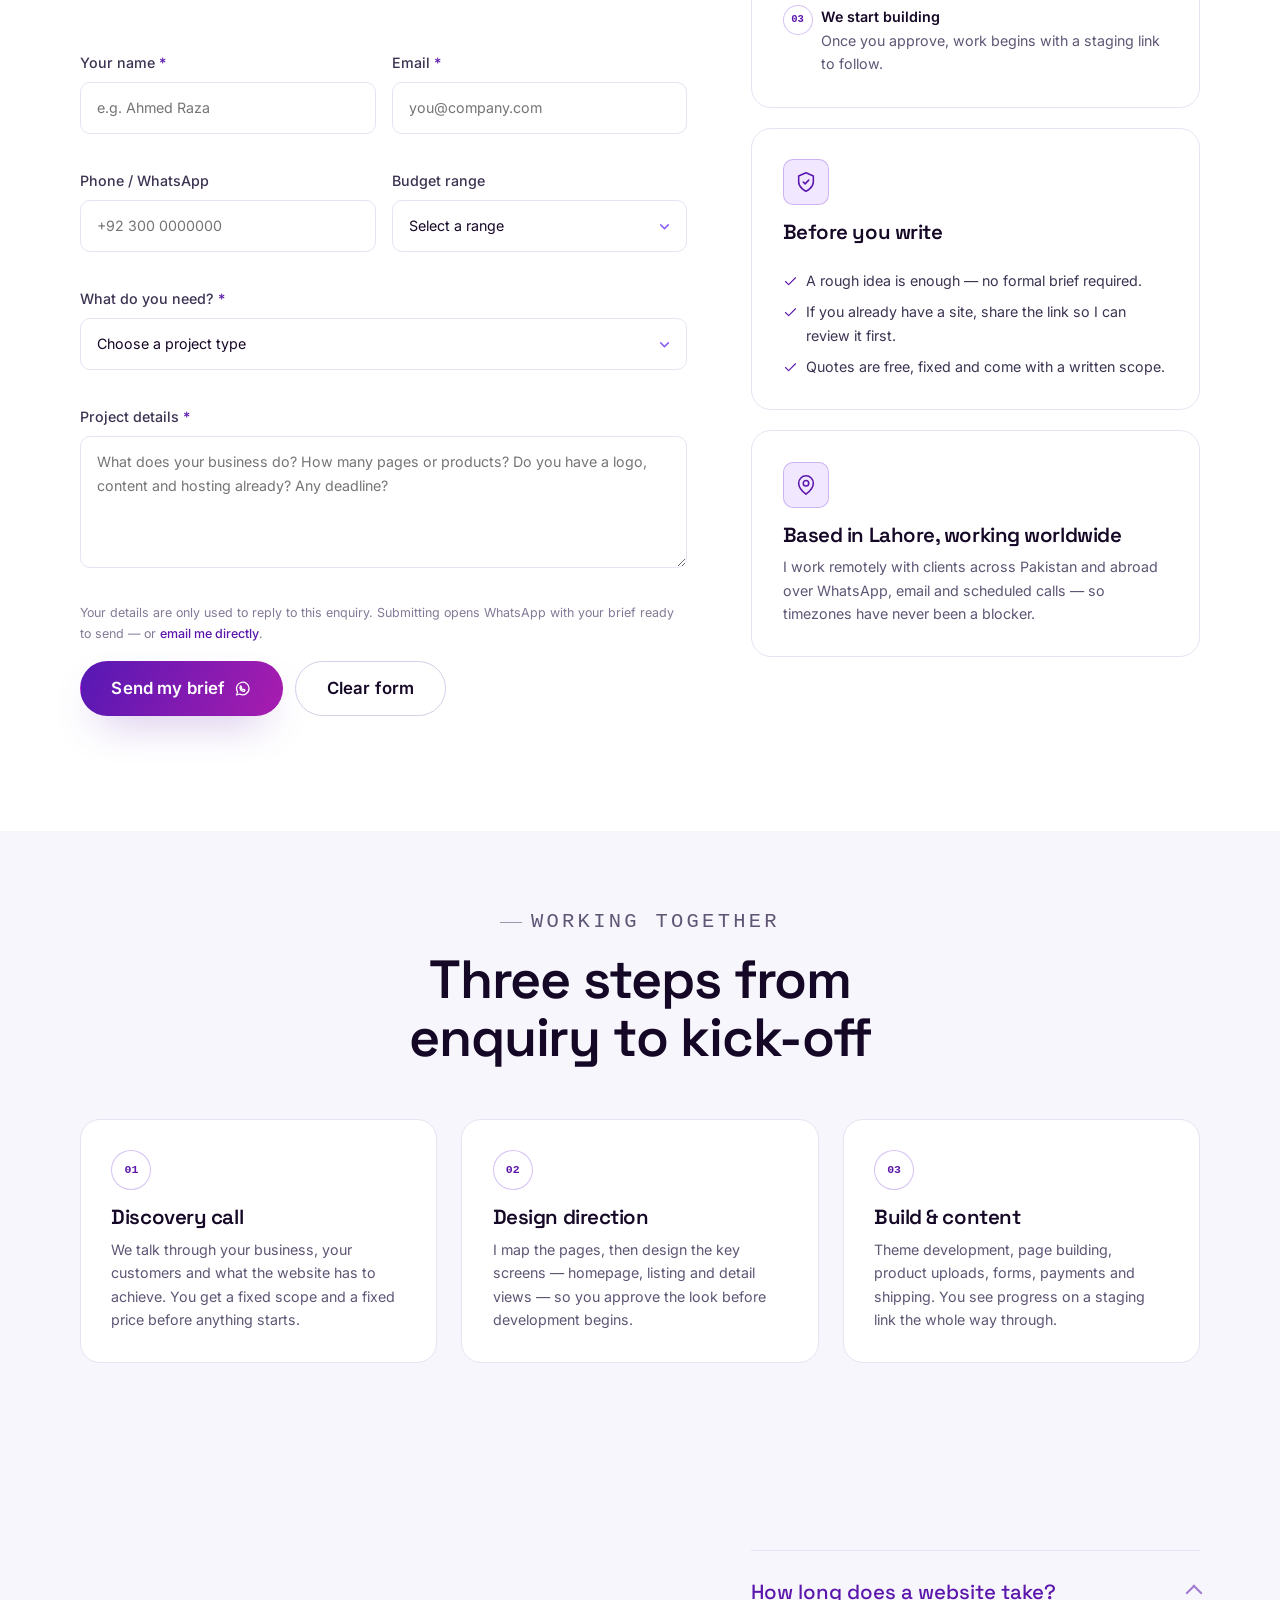
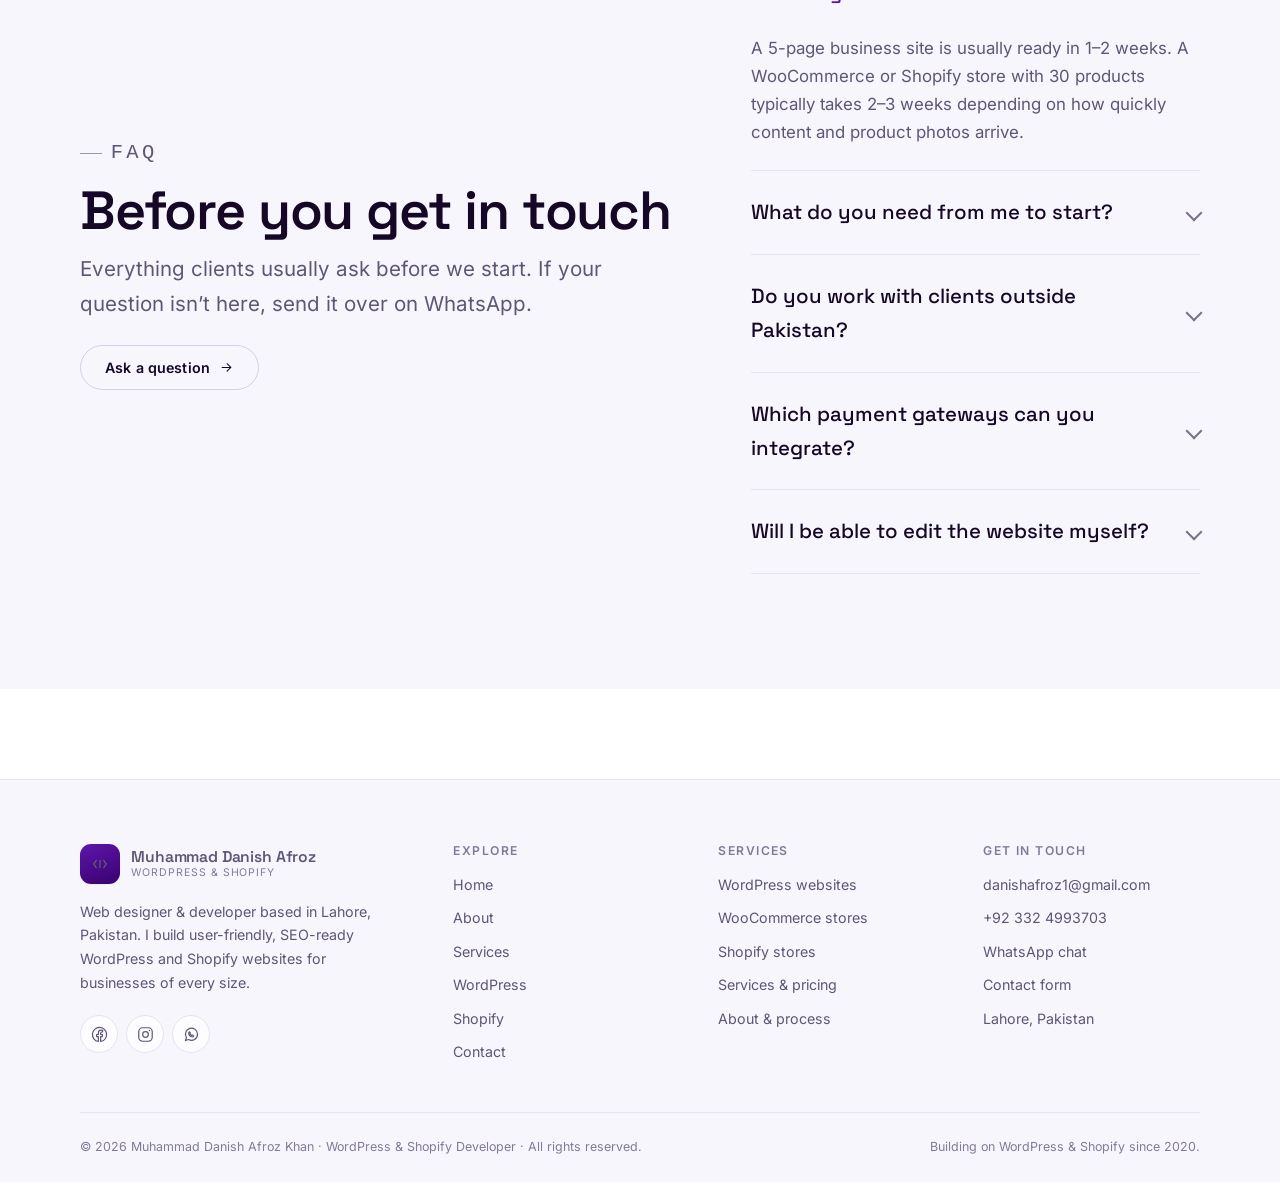
<file: contact/index.html>
<!DOCTYPE html><html lang="en" data-theme="dark"> <head><meta charset="utf-8"><meta name="viewport" content="width=device-width, initial-scale=1"><title>Contact | Danish Afroz</title><meta name="description" content="Let's get connected. Contact Muhammad Danish Afroz Khan in Lahore, Pakistan about a WordPress website or Shopify store — WhatsApp +92 332 4993703, or send the project brief through the form."><link rel="canonical" href="https://danishafroz.42web.io/contact/"><link rel="icon" href="../favicon.svg" type="image/svg+xml"><link rel="apple-touch-icon" href="../apple-touch-icon.png"><link rel="manifest" href="../site.webmanifest"><meta name="theme-color" content="#0a0512" media="(prefers-color-scheme: dark)"><meta name="theme-color" content="#ffffff" media="(prefers-color-scheme: light)"><meta name="author" content="Muhammad Danish Afroz Khan"><meta name="generator" content="Astro v5.18.2"><meta property="og:type" content="website"><meta property="og:site_name" content="Danish Afroz — WordPress &#38; Shopify Developer"><meta property="og:title" content="Contact | Danish Afroz"><meta property="og:description" content="Let's get connected. Contact Muhammad Danish Afroz Khan in Lahore, Pakistan about a WordPress website or Shopify store — WhatsApp +92 332 4993703, or send the project brief through the form."><meta property="og:url" content="https://danishafroz.42web.io/contact/"><meta property="og:image" content="https://danishafroz.42web.io/og-default.png"><meta property="og:image:width" content="1200"><meta property="og:image:height" content="630"><meta property="og:locale" content="en_US"><meta name="twitter:card" content="summary_large_image"><meta name="twitter:title" content="Contact | Danish Afroz"><meta name="twitter:description" content="Let's get connected. Contact Muhammad Danish Afroz Khan in Lahore, Pakistan about a WordPress website or Shopify store — WhatsApp +92 332 4993703, or send the project brief through the form."><meta name="twitter:image" content="https://danishafroz.42web.io/og-default.png"><script data-cfasync="false">
      // Apply the saved theme before first paint to avoid a flash.
      (function () {
        // Signal that JS is running so reveal animations can safely hide content.
        document.documentElement.classList.add('js');
        try {
          var saved = localStorage.getItem('mdak-theme');
          var prefersLight = window.matchMedia('(prefers-color-scheme: light)').matches;
          var theme = saved || (prefersLight ? 'light' : 'dark');
          document.documentElement.dataset.theme = theme;
        } catch (e) {}
      })();
    </script><script type="application/ld+json">{"@context":"https://schema.org","@graph":[{"@type":"Person","@id":"https://danishafroz.42web.io/#person","name":"Muhammad Danish Afroz Khan","alternateName":"Danish Afroz","jobTitle":"Web Designer & Developer","description":"Web Designer & Developer based in Lahore, Pakistan. I enjoy building user-friendly and SEO based websites.","url":"https://danishafroz.42web.io","image":"https://danishafroz.42web.io/images/brand/danish-afroz.webp","address":{"@type":"PostalAddress","addressLocality":"Lahore","addressCountry":"PK"},"telephone":"+923324993703","email":"danishafroz1@gmail.com","sameAs":["https://www.facebook.com/people/Muhammad-Danish-Afroz-Khan/61552618823687/","https://www.instagram.com/muhammaddanishafroz/"],"knowsAbout":["WordPress","Shopify","WooCommerce","Web Design","Web Development","SEO","E-commerce"]},{"@type":"ProfessionalService","@id":"https://danishafroz.42web.io/#business","name":"Danish Afroz — Web Design & Development","description":"Specialist in WordPress Web Design, Development and Shopify Development","url":"https://danishafroz.42web.io","telephone":"+923324993703","priceRange":"PKR 10,000 – PKR 35,000+","areaServed":["Pakistan","Worldwide"],"address":{"@type":"PostalAddress","addressLocality":"Lahore","addressCountry":"PK"},"founder":{"@id":"https://danishafroz.42web.io/#person"}},{"@type":"WebSite","@id":"https://danishafroz.42web.io/#website","url":"https://danishafroz.42web.io","name":"Danish Afroz — WordPress & Shopify Developer","publisher":{"@id":"https://danishafroz.42web.io/#person"},"inLanguage":"en"}]}</script><link rel="stylesheet" href="../_astro/about.DSqc_ipt.css"></head> <body> <a class="skip-link" href="#main">Skip to content</a> <header class="site-header" id="site-header"> <div class="container header-inner"> <a class="brand" href="../index.html" aria-label="Muhammad Danish Afroz Khan — home"> <span class="brand__mark"><svg class="brand__logo" viewBox="0 0 64 64" fill="none" aria-hidden="true" focusable="false"> <g stroke="currentColor" stroke-width="4" stroke-linecap="round" stroke-linejoin="round"> <path d="M21.2 21.5 13.8 32l7.4 10.5"></path> <path d="M42.8 21.5 50.2 32l-7.4 10.5"></path> <path d="M31.4 42.5 32.6 21.5"></path> </g> </svg></span> <span class="brand__text"> <span class="brand__name">Muhammad Danish Afroz</span> <span class="brand__sub">WordPress &amp; Shopify</span> </span> </a> <nav class="nav" id="primary-nav" aria-label="Primary"> <a href="../index.html">Home</a><a href="../about/index.html">About</a><a href="../services/index.html">Services</a><a href="../wordpress/index.html">WordPress</a><a href="../shopify/index.html">Shopify</a><a href="../contact/index.html" aria-current="page">Contact</a> </nav> <div class="header-actions"> <button class="theme-toggle" type="button" id="theme-toggle" aria-label="Switch colour theme"> <svg class="icon-sun" viewBox="0 0 24 24" fill="none" stroke="currentColor" stroke-width="1.7" stroke-linecap="round" stroke-linejoin="round" aria-hidden="true" focusable="false"><circle cx="12" cy="12" r="4.2"/><path d="M12 2v2.5M12 19.5V22M2 12h2.5M19.5 12H22M4.9 4.9l1.8 1.8M17.3 17.3l1.8 1.8M19.1 4.9l-1.8 1.8M6.7 17.3l-1.8 1.8"/></svg> <svg class="icon-moon" viewBox="0 0 24 24" fill="none" stroke="currentColor" stroke-width="1.7" stroke-linecap="round" stroke-linejoin="round" aria-hidden="true" focusable="false"><path d="M21 13.2A8.5 8.5 0 1 1 10.8 3a7 7 0 0 0 10.2 10.2Z"/></svg> </button> <a class="btn btn--primary btn--sm" href="https://api.whatsapp.com/send?phone=923324993703&text=Hi%20Danish%2C%20I%20would%20like%20to%20discuss%20a%20website%20project." target="_blank" rel="noopener">
Hire me <svg viewBox="0 0 24 24" fill="none" stroke="currentColor" stroke-width="1.7" stroke-linecap="round" stroke-linejoin="round" aria-hidden="true" focusable="false"><path d="M5 12h14M13 6l6 6-6 6"/></svg> </a> <button class="nav-toggle" type="button" id="nav-toggle" aria-expanded="false" aria-controls="primary-nav" aria-label="Toggle navigation menu"> <svg class="icon-menu" viewBox="0 0 24 24" fill="none" stroke="currentColor" stroke-width="1.7" stroke-linecap="round" stroke-linejoin="round" aria-hidden="true" focusable="false"><path d="M3 6h18M3 12h18M3 18h18"/></svg> <svg class="icon-close" viewBox="0 0 24 24" fill="none" stroke="currentColor" stroke-width="1.7" stroke-linecap="round" stroke-linejoin="round" aria-hidden="true" focusable="false"><path d="M18 6 6 18M6 6l12 12"/></svg> </button> </div> </div> </header> <main id="main">  <section class="page-hero bg-glow"> <div class="container"> <div class="page-hero__inner"> <nav class="breadcrumbs" aria-label="Breadcrumb"> <a href="../index.html">Home</a><span aria-hidden="true">/</span><span>Contact</span> </nav> <p class="eyebrow">Contact</p> <h1 style="margin-top:0.75rem">
Let’s get connected
</h1> <p class="lead" style="max-width:54ch">
Get in touch via social media, WhatsApp or the form below. Tell me about your business and what you
          need the website to do — you’ll get a straight answer, a scope and a price.
</p> <div class="cluster" style="margin-top:2rem; gap:0.6rem"> <span class="pill"><span class="status-dot"></span> Available for new projects</span> <span class="pill"><svg viewBox="0 0 24 24" fill="none" stroke="currentColor" stroke-width="1.7" stroke-linecap="round" stroke-linejoin="round" aria-hidden="true" focusable="false"><circle cx="12" cy="12" r="9"/><path d="M12 7v5l3.2 1.9"/></svg> Replies within hours</span> <span class="pill"><svg viewBox="0 0 24 24" fill="none" stroke="currentColor" stroke-width="1.7" stroke-linecap="round" stroke-linejoin="round" aria-hidden="true" focusable="false"><path d="M20 10c0 6-8 12-8 12S4 16 4 10a8 8 0 0 1 16 0Z"/><circle cx="12" cy="10" r="3"/></svg> Lahore, Pakistan</span> </div> </div> </div> </section>  <section class="section section--tight"> <div class="container"> <div class="grid grid-3"> <a class="contact-card" href="https://api.whatsapp.com/send?phone=923324993703&text=Hi%20Danish%2C%20I%20would%20like%20to%20discuss%20a%20website%20project." target="_blank" rel="noopener" data-reveal style="--reveal-delay:0ms; flex-direction:column"> <span class="contact-card__icon"><svg viewBox="0 0 24 24" fill="none" stroke="currentColor" stroke-width="1.7" stroke-linecap="round" stroke-linejoin="round" aria-hidden="true" focusable="false"><path d="M20.5 11.6a8.5 8.5 0 0 1-12.6 7.5L3.5 20.5l1.4-4.3A8.5 8.5 0 1 1 20.5 11.6Z"/><path d="M8.8 8.2c.3-.1.6 0 .8.3l.7 1.2c.1.2.1.5 0 .7l-.5.6c.5 1 1.3 1.8 2.3 2.3l.6-.5c.2-.1.5-.1.7 0l1.2.7c.3.2.4.5.3.8-.2.7-.9 1.2-1.6 1.2-2.8-.2-5-2.4-5.2-5.2 0-.8.4-1.5 1.1-1.7Z"/></svg></span> <div> <h3>WhatsApp</h3> <p style="color:var(--text);font-weight:500">+92 332 4993703</p> <p style="margin-top:0.35rem">Fastest way to reach me — usually a reply within a few hours.</p> <span class="link-arrow" style="margin-top:0.75rem">Start a chat <svg viewBox="0 0 24 24" fill="none" stroke="currentColor" stroke-width="1.7" stroke-linecap="round" stroke-linejoin="round" aria-hidden="true" focusable="false"><path d="M5 12h14M13 6l6 6-6 6"/></svg></span> </div> </a><a class="contact-card" href="mailto:danishafroz1@gmail.com" data-reveal style="--reveal-delay:55ms; flex-direction:column"> <span class="contact-card__icon"><svg viewBox="0 0 24 24" fill="none" stroke="currentColor" stroke-width="1.7" stroke-linecap="round" stroke-linejoin="round" aria-hidden="true" focusable="false"><rect x="2" y="4" width="20" height="16" rx="2"/><path d="m2 7 10 6 10-6"/></svg></span> <div> <h3>Email</h3> <p style="color:var(--text);font-weight:500">danishafroz1@gmail.com</p> <p style="margin-top:0.35rem">Send the brief, files or a scope document straight to my inbox.</p> <span class="link-arrow" style="margin-top:0.75rem">Send an email <svg viewBox="0 0 24 24" fill="none" stroke="currentColor" stroke-width="1.7" stroke-linecap="round" stroke-linejoin="round" aria-hidden="true" focusable="false"><path d="M5 12h14M13 6l6 6-6 6"/></svg></span> </div> </a><a class="contact-card" href="tel:+923324993703" data-reveal style="--reveal-delay:110ms; flex-direction:column"> <span class="contact-card__icon"><svg viewBox="0 0 24 24" fill="none" stroke="currentColor" stroke-width="1.7" stroke-linecap="round" stroke-linejoin="round" aria-hidden="true" focusable="false"><path d="M22 16.9v3a2 2 0 0 1-2.2 2 19.8 19.8 0 0 1-8.6-3.1 19.5 19.5 0 0 1-6-6A19.8 19.8 0 0 1 2.1 4.2 2 2 0 0 1 4.1 2h3a2 2 0 0 1 2 1.7c.1 1 .4 1.9.7 2.8a2 2 0 0 1-.5 2.1L8.1 9.9a16 16 0 0 0 6 6l1.3-1.3a2 2 0 0 1 2.1-.4c.9.3 1.8.6 2.8.7a2 2 0 0 1 1.7 2Z"/></svg></span> <div> <h3>Phone</h3> <p style="color:var(--text);font-weight:500">+92 332 4993703</p> <p style="margin-top:0.35rem">Prefer to talk it through? Call between 9am and 9pm PKT.</p> <span class="link-arrow" style="margin-top:0.75rem">Call now <svg viewBox="0 0 24 24" fill="none" stroke="currentColor" stroke-width="1.7" stroke-linecap="round" stroke-linejoin="round" aria-hidden="true" focusable="false"><path d="M5 12h14M13 6l6 6-6 6"/></svg></span> </div> </a><a class="contact-card" href="https://www.facebook.com/people/Muhammad-Danish-Afroz-Khan/61552618823687/" target="_blank" rel="noopener" data-reveal style="--reveal-delay:165ms; flex-direction:column"> <span class="contact-card__icon"><svg viewBox="0 0 24 24" fill="none" stroke="currentColor" stroke-width="1.7" stroke-linecap="round" stroke-linejoin="round" aria-hidden="true" focusable="false"><path d="M22 12a10 10 0 1 0-11.6 9.9v-7h-2.5V12h2.5V9.8c0-2.5 1.5-3.9 3.8-3.9 1.1 0 2.2.2 2.2.2v2.4h-1.2c-1.2 0-1.6.8-1.6 1.6V12h2.7l-.4 2.9h-2.3v7A10 10 0 0 0 22 12Z"/></svg></span> <div> <h3>Facebook</h3> <p style="color:var(--text);font-weight:500">Muhammad Danish Afroz Khan</p> <p style="margin-top:0.35rem">Message the page for project updates and new work.</p> <span class="link-arrow" style="margin-top:0.75rem">Open page <svg viewBox="0 0 24 24" fill="none" stroke="currentColor" stroke-width="1.7" stroke-linecap="round" stroke-linejoin="round" aria-hidden="true" focusable="false"><path d="M5 12h14M13 6l6 6-6 6"/></svg></span> </div> </a><a class="contact-card" href="https://www.instagram.com/muhammaddanishafroz/" target="_blank" rel="noopener" data-reveal style="--reveal-delay:220ms; flex-direction:column"> <span class="contact-card__icon"><svg viewBox="0 0 24 24" fill="none" stroke="currentColor" stroke-width="1.7" stroke-linecap="round" stroke-linejoin="round" aria-hidden="true" focusable="false"><rect x="2.5" y="2.5" width="19" height="19" rx="5.5"/><circle cx="12" cy="12" r="4"/><circle cx="17.6" cy="6.4" r="1.1" fill="currentColor" stroke="none"/></svg></span> <div> <h3>Instagram</h3> <p style="color:var(--text);font-weight:500">@muhammaddanishafroz</p> <p style="margin-top:0.35rem">Recent builds, project showcases and behind the scenes.</p> <span class="link-arrow" style="margin-top:0.75rem">Open profile <svg viewBox="0 0 24 24" fill="none" stroke="currentColor" stroke-width="1.7" stroke-linecap="round" stroke-linejoin="round" aria-hidden="true" focusable="false"><path d="M5 12h14M13 6l6 6-6 6"/></svg></span> </div> </a> </div> </div> </section>  <section class="section"> <div class="container"> <div class="split split--wide-left" style="align-items:start"> <div> <div class="section-head" data-reveal> <p class="eyebrow">Send me an Email</p> <h2>Tell me about your project</h2> <p>Fill in the details and the form will hand your brief straight to WhatsApp so nothing gets lost in an inbox. The more you tell me, the more accurate the quote.</p> </div> <form class="form" id="contact-form" novalidate data-reveal> <div class="form__row"> <div class="field" data-field> <label for="name">Your name <span class="req">*</span></label> <input type="text" id="name" name="name" autocomplete="name" required placeholder="e.g. Ahmed Raza"> <span class="field__error" data-error></span> </div> <div class="field" data-field> <label for="email">Email <span class="req">*</span></label> <input type="email" id="email" name="email" autocomplete="email" required placeholder="you@company.com"> <span class="field__error" data-error></span> </div> </div> <div class="form__row"> <div class="field" data-field> <label for="phone">Phone / WhatsApp</label> <input type="tel" id="phone" name="phone" autocomplete="tel" placeholder="+92 300 0000000"> <span class="field__error" data-error></span> </div> <div class="field" data-field> <label for="budget">Budget range</label> <select id="budget" name="budget"> <option value="">Select a range</option> <option value="PKR 10,000 – 20,000">PKR 10,000 – 20,000</option><option value="PKR 20,000 – 40,000">PKR 20,000 – 40,000</option><option value="PKR 40,000 – 100,000">PKR 40,000 – 100,000</option><option value="PKR 100,000+">PKR 100,000+</option><option value="Not sure yet">Not sure yet</option> </select> </div> </div> <div class="field" data-field> <label for="type">What do you need? <span class="req">*</span></label> <select id="type" name="type" required> <option value="">Choose a project type</option> <option value="WordPress responsive website">WordPress responsive website</option><option value="WooCommerce store">WooCommerce store</option><option value="Shopify store">Shopify store</option><option value="Landing page">Landing page</option><option value="Redesign / rescue an existing site">Redesign / rescue an existing site</option><option value="SEO &#38; speed optimisation">SEO &amp; speed optimisation</option><option value="Other">Other</option> </select> <span class="field__error" data-error></span> </div> <div class="field" data-field> <label for="message">Project details <span class="req">*</span></label> <textarea id="message" name="message" required placeholder="What does your business do? How many pages or products? Do you have a logo, content and hosting already? Any deadline?"></textarea> <span class="field__error" data-error></span> </div> <p class="form__note">
Your details are only used to reply to this enquiry. Submitting opens WhatsApp with your brief
              ready to send — or <a href="mailto:danishafroz1@gmail.com" style="color:var(--brand);font-weight:500">email me directly</a>.
</p> <div class="form__status" id="form-status" role="status" aria-live="polite"></div> <div class="cluster" style="gap:0.75rem"> <button class="btn btn--primary btn--lg" type="submit">
Send my brief <svg viewBox="0 0 24 24" fill="none" stroke="currentColor" stroke-width="1.7" stroke-linecap="round" stroke-linejoin="round" aria-hidden="true" focusable="false"><path d="M20.5 11.6a8.5 8.5 0 0 1-12.6 7.5L3.5 20.5l1.4-4.3A8.5 8.5 0 1 1 20.5 11.6Z"/><path d="M8.8 8.2c.3-.1.6 0 .8.3l.7 1.2c.1.2.1.5 0 .7l-.5.6c.5 1 1.3 1.8 2.3 2.3l.6-.5c.2-.1.5-.1.7 0l1.2.7c.3.2.4.5.3.8-.2.7-.9 1.2-1.6 1.2-2.8-.2-5-2.4-5.2-5.2 0-.8.4-1.5 1.1-1.7Z"/></svg> </button> <button class="btn btn--ghost btn--lg" type="reset">Clear form</button> </div> </form> </div> <div> <div class="card" data-reveal> <div class="card__icon"><svg viewBox="0 0 24 24" fill="none" stroke="currentColor" stroke-width="1.7" stroke-linecap="round" stroke-linejoin="round" aria-hidden="true" focusable="false"><circle cx="12" cy="12" r="9"/><path d="M12 7v5l3.2 1.9"/></svg></div> <h3>What happens next</h3> <ul class="card__list" style="gap:1rem; margin-top:0.5rem"> <li style="align-items:flex-start"> <span class="step__dot" style="width:30px;height:30px;font-size:0.66rem;flex:none">01</span> <span> <strong style="display:block; color:var(--text)">You send the brief</strong> <span class="muted">Even a rough idea is enough to get started.</span> </span> </li><li style="align-items:flex-start"> <span class="step__dot" style="width:30px;height:30px;font-size:0.66rem;flex:none">02</span> <span> <strong style="display:block; color:var(--text)">I reply with a plan</strong> <span class="muted">Scope, timeline and a fixed price — usually the same day.</span> </span> </li><li style="align-items:flex-start"> <span class="step__dot" style="width:30px;height:30px;font-size:0.66rem;flex:none">03</span> <span> <strong style="display:block; color:var(--text)">We start building</strong> <span class="muted">Once you approve, work begins with a staging link to follow.</span> </span> </li> </ul> </div> <div class="card" style="margin-top:1.25rem" data-reveal> <div class="card__icon"><svg viewBox="0 0 24 24" fill="none" stroke="currentColor" stroke-width="1.7" stroke-linecap="round" stroke-linejoin="round" aria-hidden="true" focusable="false"><path d="M12 22s8-3.6 8-10V5.4L12 2 4 5.4V12c0 6.4 8 10 8 10Z"/><path d="m9 12 2 2 4-4"/></svg></div> <h3>Before you write</h3> <ul class="card__list"> <li><svg viewBox="0 0 24 24" fill="none" stroke="currentColor" stroke-width="1.7" stroke-linecap="round" stroke-linejoin="round" aria-hidden="true" focusable="false"><path d="m20 6-11 11-5-5"/></svg> <span>A rough idea is enough — no formal brief required.</span></li> <li><svg viewBox="0 0 24 24" fill="none" stroke="currentColor" stroke-width="1.7" stroke-linecap="round" stroke-linejoin="round" aria-hidden="true" focusable="false"><path d="m20 6-11 11-5-5"/></svg> <span>If you already have a site, share the link so I can review it first.</span></li> <li><svg viewBox="0 0 24 24" fill="none" stroke="currentColor" stroke-width="1.7" stroke-linecap="round" stroke-linejoin="round" aria-hidden="true" focusable="false"><path d="m20 6-11 11-5-5"/></svg> <span>Quotes are free, fixed and come with a written scope.</span></li> </ul> </div> <div class="card" style="margin-top:1.25rem" data-reveal> <div class="card__icon"><svg viewBox="0 0 24 24" fill="none" stroke="currentColor" stroke-width="1.7" stroke-linecap="round" stroke-linejoin="round" aria-hidden="true" focusable="false"><path d="M20 10c0 6-8 12-8 12S4 16 4 10a8 8 0 0 1 16 0Z"/><circle cx="12" cy="10" r="3"/></svg></div> <h3>Based in Lahore, working worldwide</h3> <p>
I work remotely with clients across Pakistan and abroad over WhatsApp, email and scheduled
              calls — so timezones have never been a blocker.
</p> </div> </div> </div> </div> </section>  <section class="section section--soft section--tight"> <div class="container"> <div class="section-head section-head--center" data-reveal> <p class="eyebrow">Working together</p> <h2>Three steps from enquiry to kick-off</h2>  </div> <div class="grid grid-3"> <article class="card" data-reveal style="--reveal-delay:0ms"> <span class="step__dot" style="margin-bottom:1rem">01</span> <h3>Discovery call</h3> <p>We talk through your business, your customers and what the website has to achieve. You get a fixed scope and a fixed price before anything starts.</p> </article><article class="card" data-reveal style="--reveal-delay:60ms"> <span class="step__dot" style="margin-bottom:1rem">02</span> <h3>Design direction</h3> <p>I map the pages, then design the key screens — homepage, listing and detail views — so you approve the look before development begins.</p> </article><article class="card" data-reveal style="--reveal-delay:120ms"> <span class="step__dot" style="margin-bottom:1rem">03</span> <h3>Build &amp; content</h3> <p>Theme development, page building, product uploads, forms, payments and shipping. You see progress on a staging link the whole way through.</p> </article> </div> </div> </section> <section class="section section--soft" id="faq"> <div class="container"> <div class="split split--wide-left"> <div> <div class="section-head" style="margin-bottom:1.5rem" data-reveal> <p class="eyebrow">FAQ</p> <h2>Before you get in touch</h2> <p>Everything clients usually ask before we start. If your question isn’t here, send it over on WhatsApp.</p> </div> <a class="btn btn--ghost" href="../contact/index.html" data-reveal>Ask a question <svg viewBox="0 0 24 24" fill="none" stroke="currentColor" stroke-width="1.7" stroke-linecap="round" stroke-linejoin="round" aria-hidden="true" focusable="false"><path d="M5 12h14M13 6l6 6-6 6"/></svg></a> </div> <div class="faq" data-reveal> <details open> <summary>How long does a website take?</summary> <div class="faq__body">A 5-page business site is usually ready in 1–2 weeks. A WooCommerce or Shopify store with 30 products typically takes 2–3 weeks depending on how quickly content and product photos arrive.</div> </details><details> <summary>What do you need from me to start?</summary> <div class="faq__body">Your logo, brand colours if you have them, the text for each page, product images and prices, and access to your domain or hosting. If you do not have content ready, I can help structure it during the discovery call.</div> </details><details> <summary>Do you work with clients outside Pakistan?</summary> <div class="faq__body">Yes. I work remotely with clients in several countries and run everything over WhatsApp, email and scheduled calls, so timezones have never been a blocker.</div> </details><details> <summary>Which payment gateways can you integrate?</summary> <div class="faq__body">For Pakistani stores I set up JazzCash, EasyPaisa, cash on delivery and card payments. For international stores I configure the relevant Shopify Payments, Stripe or PayPal options for your market.</div> </details><details> <summary>Will I be able to edit the website myself?</summary> <div class="faq__body">That is the point of building on WordPress and Shopify. I hand over a walkthrough of your admin panel and you can add pages, posts, products and prices without touching code.</div> </details> </div> </div> </div> </section> <script type="module">const f="923324993703",n=document.getElementById("contact-form"),r=document.getElementById("form-status"),l=(e,t)=>{const o=e.closest("[data-field]");o?.classList.toggle("field--error",!!t);const a=o?.querySelector("[data-error]");a&&(a.textContent=t),e.setAttribute("aria-invalid",t?"true":"false")},d=e=>{const t=e.value.trim();return e.hasAttribute("required")&&!t?(l(e,"This field is required."),!1):e.type==="email"&&t&&!/^[^\s@]+@[^\s@]+\.[^\s@]{2,}$/.test(t)?(l(e,"Please enter a valid email address."),!1):(l(e,""),!0)};n?.querySelectorAll("input, select, textarea").forEach(e=>{e.addEventListener("blur",()=>d(e)),e.addEventListener("input",()=>{e.closest("[data-field]")?.classList.contains("field--error")&&d(e)})});n?.addEventListener("submit",e=>{e.preventDefault();const o=Array.from(n.querySelectorAll("input, select, textarea")).filter(i=>!d(i));if(o.length){o[0].focus(),r&&(r.textContent="Please fix the highlighted fields before sending.",r.classList.add("is-shown"));return}const a=new FormData(n),s=i=>String(a.get(i)||"").trim(),c=["New project enquiry from "+s("name"),"","Email: "+s("email"),s("phone")?"Phone: "+s("phone"):"","Project type: "+s("type"),s("budget")?"Budget: "+s("budget"):"","","Details:",s("message")].filter(Boolean);r&&(r.innerHTML='Opening WhatsApp with your brief… If nothing happens, <a href="https://api.whatsapp.com/send?phone='+f+"&text="+encodeURIComponent(c.join(`
`))+'" target="_blank" rel="noopener"><strong>tap here to send it</strong></a>.',r.classList.add("is-shown")),window.open("https://api.whatsapp.com/send?phone="+f+"&text="+encodeURIComponent(c.join(`
`)),"_blank","noopener")});n?.addEventListener("reset",()=>{n.querySelectorAll("[data-field]").forEach(e=>{e.classList.remove("field--error");const t=e.querySelector("[data-error]");t&&(t.textContent="")}),r?.classList.remove("is-shown")});</script>  </main> <footer class="site-footer"> <div class="container"> <div class="footer-top"> <div class="footer-col footer-about"> <a class="brand" href="../index.html"> <span class="brand__mark"><svg viewBox="0 0 64 64" fill="none" aria-hidden="true" focusable="false"> <g stroke="currentColor" stroke-width="4" stroke-linecap="round" stroke-linejoin="round"> <path d="M21.2 21.5 13.8 32l7.4 10.5"></path> <path d="M42.8 21.5 50.2 32l-7.4 10.5"></path> <path d="M31.4 42.5 32.6 21.5"></path> </g> </svg></span> <span class="brand__text"> <span class="brand__name">Muhammad Danish Afroz</span> <span class="brand__sub">WordPress &amp; Shopify</span> </span> </a> <p>
Web designer &amp; developer based in Lahore, Pakistan. I build user-friendly,
              SEO-ready WordPress and Shopify websites for businesses of every size.
</p> <div class="socials" style="margin-top:1.25rem"> <a href="https://www.facebook.com/people/Muhammad-Danish-Afroz-Khan/61552618823687/" target="_blank" rel="noopener" aria-label="Facebook"><svg viewBox="0 0 24 24" fill="none" stroke="currentColor" stroke-width="1.7" stroke-linecap="round" stroke-linejoin="round" aria-hidden="true" focusable="false"><path d="M22 12a10 10 0 1 0-11.6 9.9v-7h-2.5V12h2.5V9.8c0-2.5 1.5-3.9 3.8-3.9 1.1 0 2.2.2 2.2.2v2.4h-1.2c-1.2 0-1.6.8-1.6 1.6V12h2.7l-.4 2.9h-2.3v7A10 10 0 0 0 22 12Z"/></svg></a> <a href="https://www.instagram.com/muhammaddanishafroz/" target="_blank" rel="noopener" aria-label="Instagram"><svg viewBox="0 0 24 24" fill="none" stroke="currentColor" stroke-width="1.7" stroke-linecap="round" stroke-linejoin="round" aria-hidden="true" focusable="false"><rect x="2.5" y="2.5" width="19" height="19" rx="5.5"/><circle cx="12" cy="12" r="4"/><circle cx="17.6" cy="6.4" r="1.1" fill="currentColor" stroke="none"/></svg></a> <a href="https://api.whatsapp.com/send?phone=923324993703&text=Hi%20Danish%2C%20I%20would%20like%20to%20discuss%20a%20website%20project." target="_blank" rel="noopener" aria-label="WhatsApp"><svg viewBox="0 0 24 24" fill="none" stroke="currentColor" stroke-width="1.7" stroke-linecap="round" stroke-linejoin="round" aria-hidden="true" focusable="false"><path d="M20.5 11.6a8.5 8.5 0 0 1-12.6 7.5L3.5 20.5l1.4-4.3A8.5 8.5 0 1 1 20.5 11.6Z"/><path d="M8.8 8.2c.3-.1.6 0 .8.3l.7 1.2c.1.2.1.5 0 .7l-.5.6c.5 1 1.3 1.8 2.3 2.3l.6-.5c.2-.1.5-.1.7 0l1.2.7c.3.2.4.5.3.8-.2.7-.9 1.2-1.6 1.2-2.8-.2-5-2.4-5.2-5.2 0-.8.4-1.5 1.1-1.7Z"/></svg></a> </div> </div> <div class="footer-col"> <h4>Explore</h4> <ul> <li><a href="../index.html">Home</a></li><li><a href="../about/index.html">About</a></li><li><a href="../services/index.html">Services</a></li><li><a href="../wordpress/index.html">WordPress</a></li><li><a href="../shopify/index.html">Shopify</a></li><li><a href="../contact/index.html">Contact</a></li> </ul> </div> <div class="footer-col"> <h4>Services</h4> <ul> <li><a href="../wordpress/index.html">WordPress websites</a></li> <li><a href="../wordpress/index.html">WooCommerce stores</a></li> <li><a href="../shopify/index.html">Shopify stores</a></li> <li><a href="../services/index.html">Services &amp; pricing</a></li> <li><a href="../about/index.html">About &amp; process</a></li> </ul> </div> <div class="footer-col"> <h4>Get in touch</h4> <ul> <li><a href="mailto:danishafroz1@gmail.com">danishafroz1@gmail.com</a></li> <li><a href="tel:+923324993703">+92 332 4993703</a></li> <li><a href="https://api.whatsapp.com/send?phone=923324993703&text=Hi%20Danish%2C%20I%20would%20like%20to%20discuss%20a%20website%20project." target="_blank" rel="noopener">WhatsApp chat</a></li> <li><a href="../contact/index.html">Contact form</a></li> <li>Lahore, Pakistan</li> </ul> </div> </div> <div class="footer-bottom"> <p>© 2026 Muhammad Danish Afroz Khan · WordPress &amp; Shopify Developer · All rights reserved.</p> <p>Building on WordPress &amp; Shopify since 2020.</p> </div> </div> </footer> <script type="module">const v=document.getElementById("site-header"),m=()=>v?.classList.toggle("is-stuck",window.scrollY>8);m();addEventListener("scroll",m,{passive:!0});const i=document.documentElement;document.getElementById("theme-toggle")?.addEventListener("click",()=>{const e=i.dataset.theme==="dark"?"light":"dark";i.dataset.theme=e;try{localStorage.setItem("mdak-theme",e)}catch{}});const s=document.getElementById("nav-toggle"),o=document.getElementById("primary-nav"),r=()=>{o?.classList.remove("is-open"),s?.setAttribute("aria-expanded","false")};s?.addEventListener("click",()=>{const e=o?.classList.toggle("is-open");s.setAttribute("aria-expanded",String(!!e))});o?.addEventListener("click",e=>{e.target.closest("a")&&r()});addEventListener("keydown",e=>{e.key==="Escape"&&r()});addEventListener("resize",()=>{innerWidth>900&&r()});const d=document.querySelectorAll("[data-reveal]"),u=matchMedia("(prefers-reduced-motion: reduce)").matches;if(u||!("IntersectionObserver"in window))d.forEach(e=>e.classList.add("is-visible"));else{const e=new IntersectionObserver(t=>{t.forEach(n=>{n.isIntersecting&&(n.target.classList.add("is-visible"),e.unobserve(n.target))})},{rootMargin:"0px 0px -8% 0px",threshold:.06});d.forEach(t=>e.observe(t))}const l=document.querySelectorAll("[data-count-to]"),f=e=>{const t=Number(e.dataset.countTo||0);if(e.textContent="0",u){e.textContent=String(t);return}const n=1300,g=performance.now(),a=h=>{const c=Math.min((h-g)/n,1);e.textContent=String(Math.round(t*(1-Math.pow(1-c,3)))),c<1&&requestAnimationFrame(a)};requestAnimationFrame(a)};if(l.length){const e=new IntersectionObserver(t=>{t.forEach(n=>{n.isIntersecting&&(f(n.target),e.unobserve(n.target))})},{threshold:.4});l.forEach(t=>e.observe(t))}</script> </body> </html>
</file>
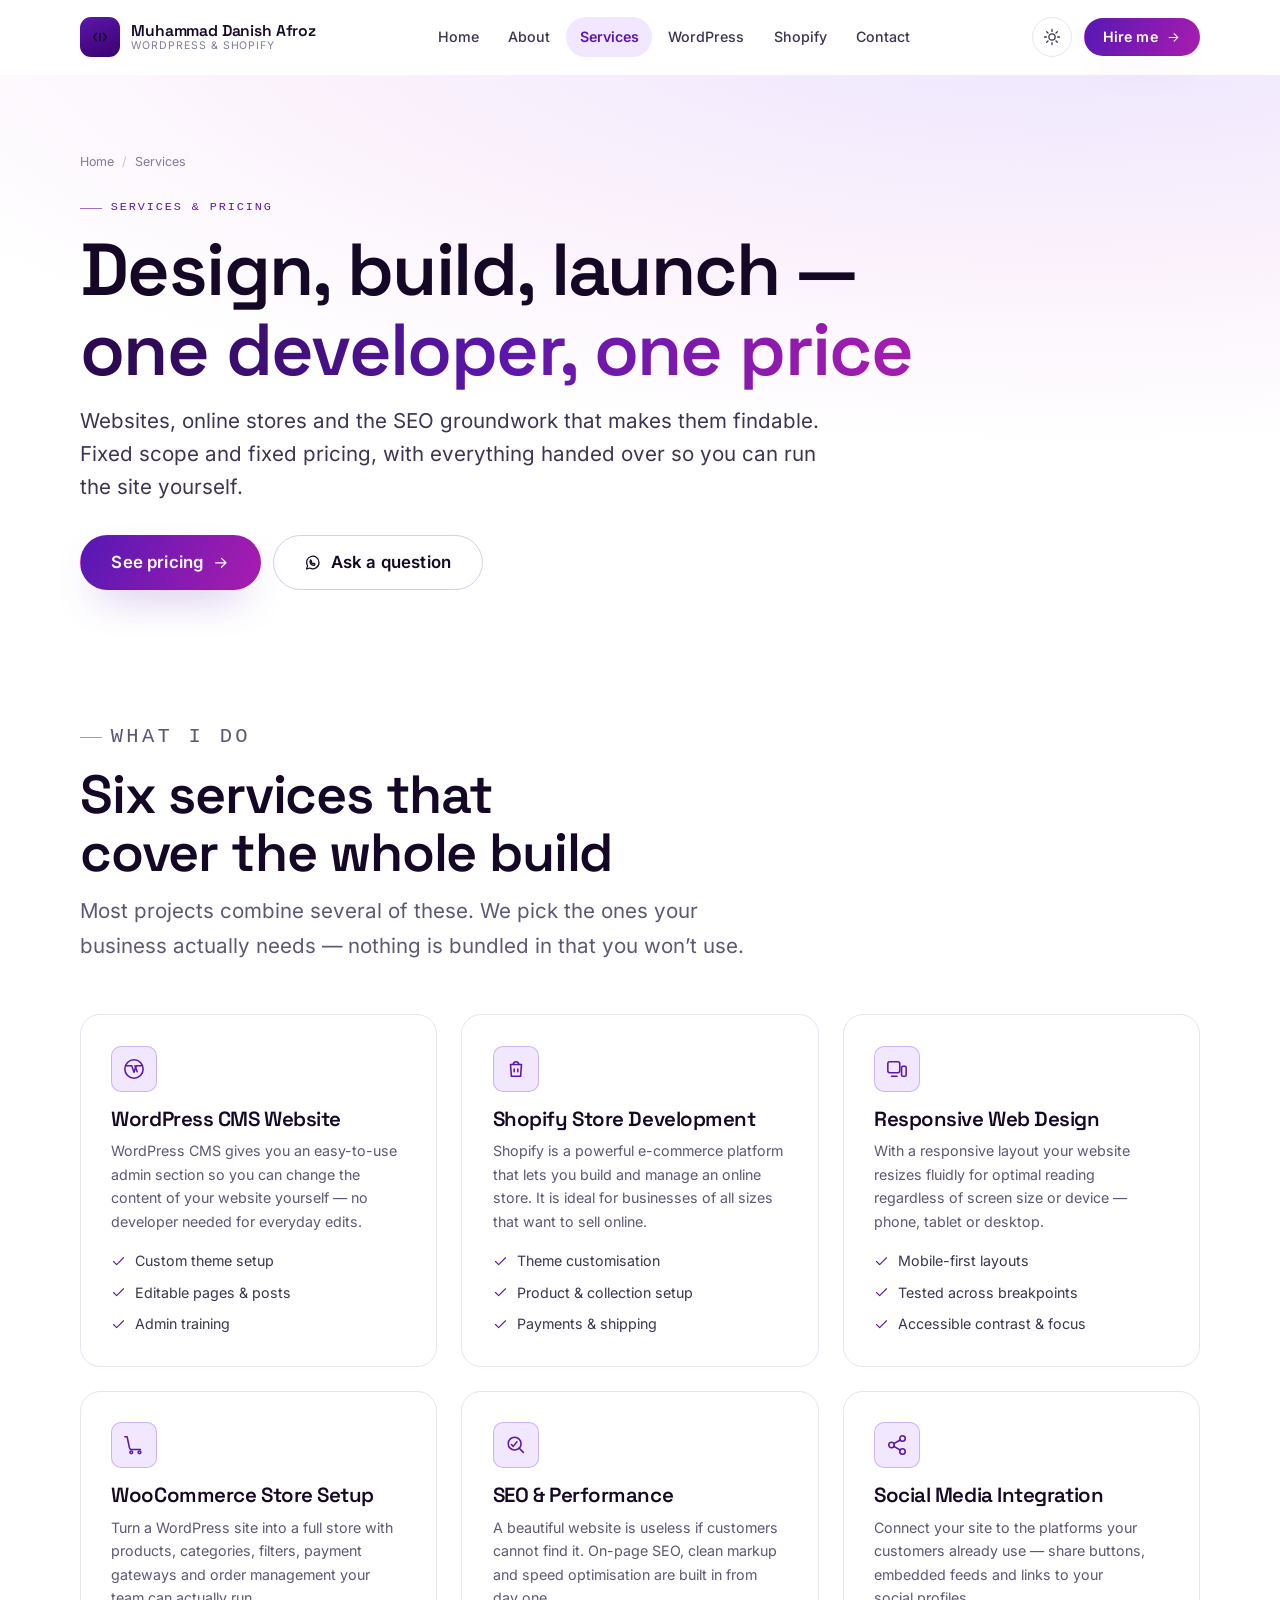
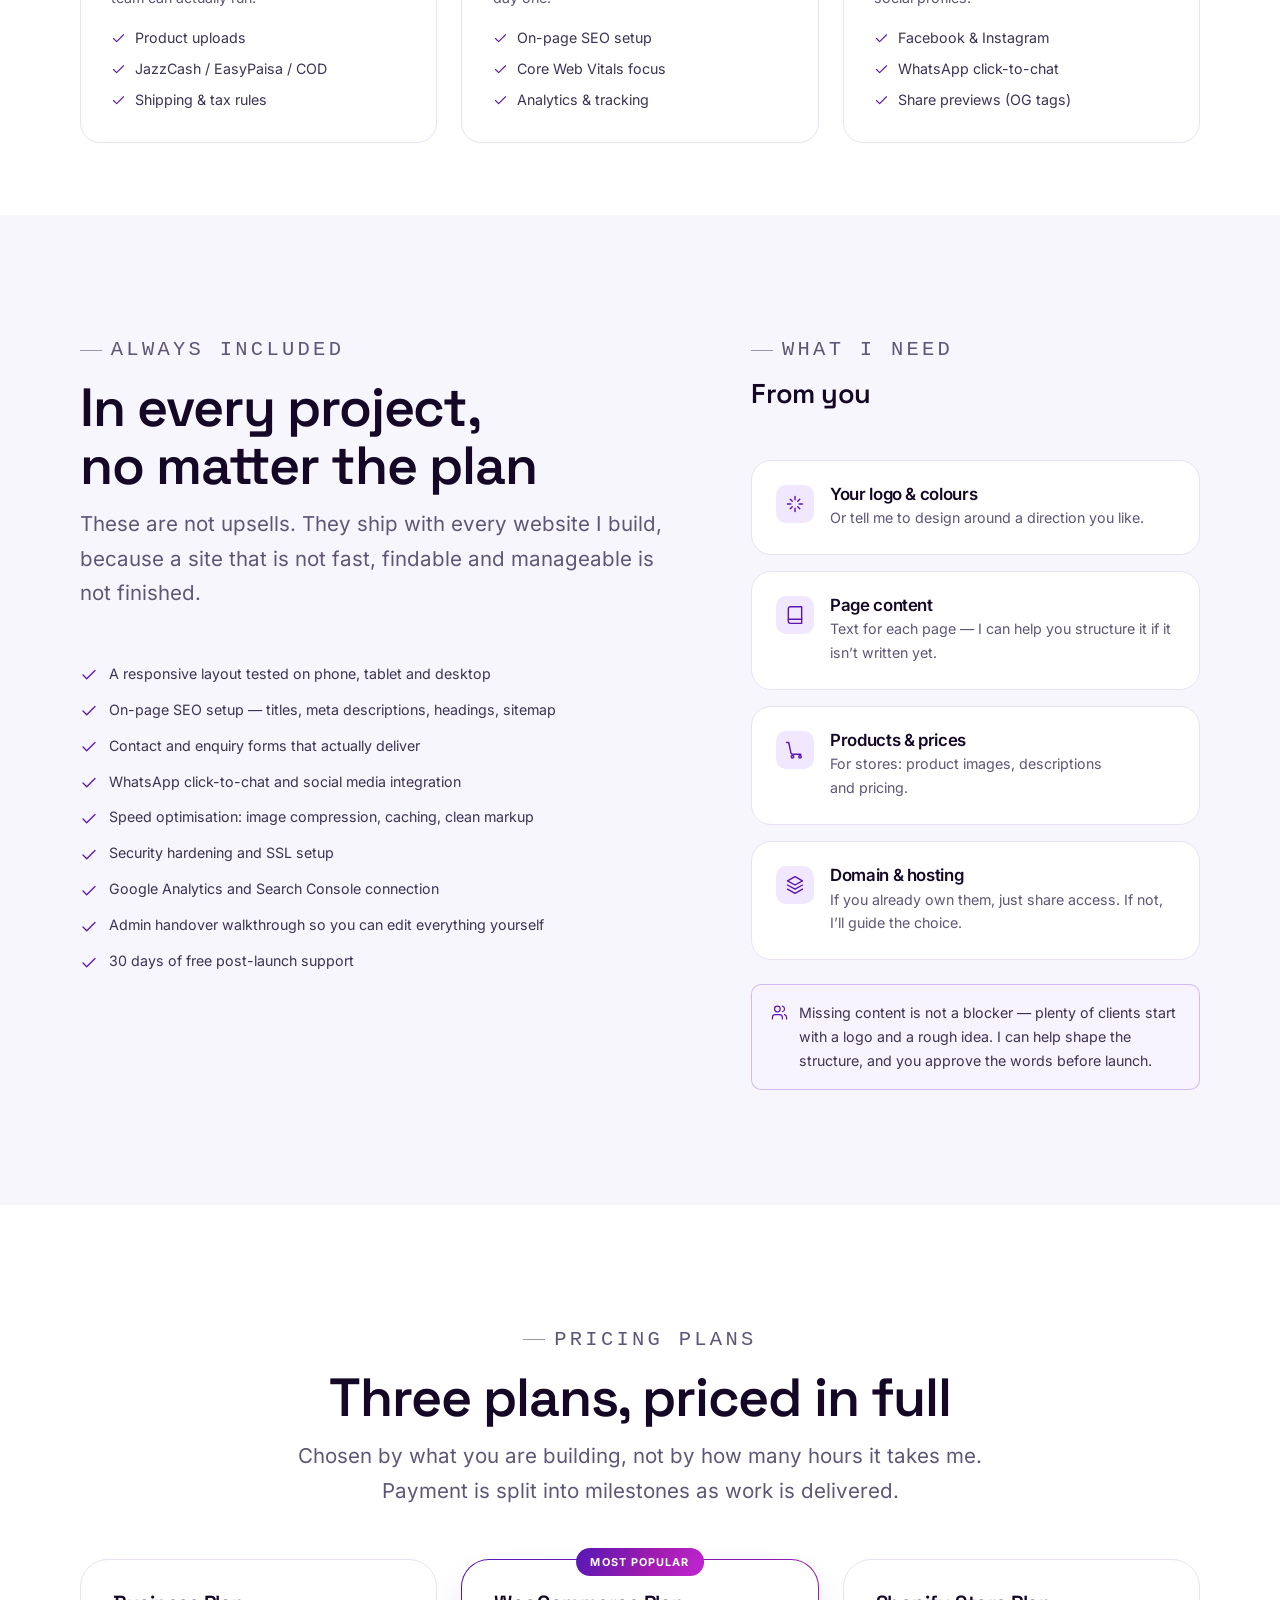
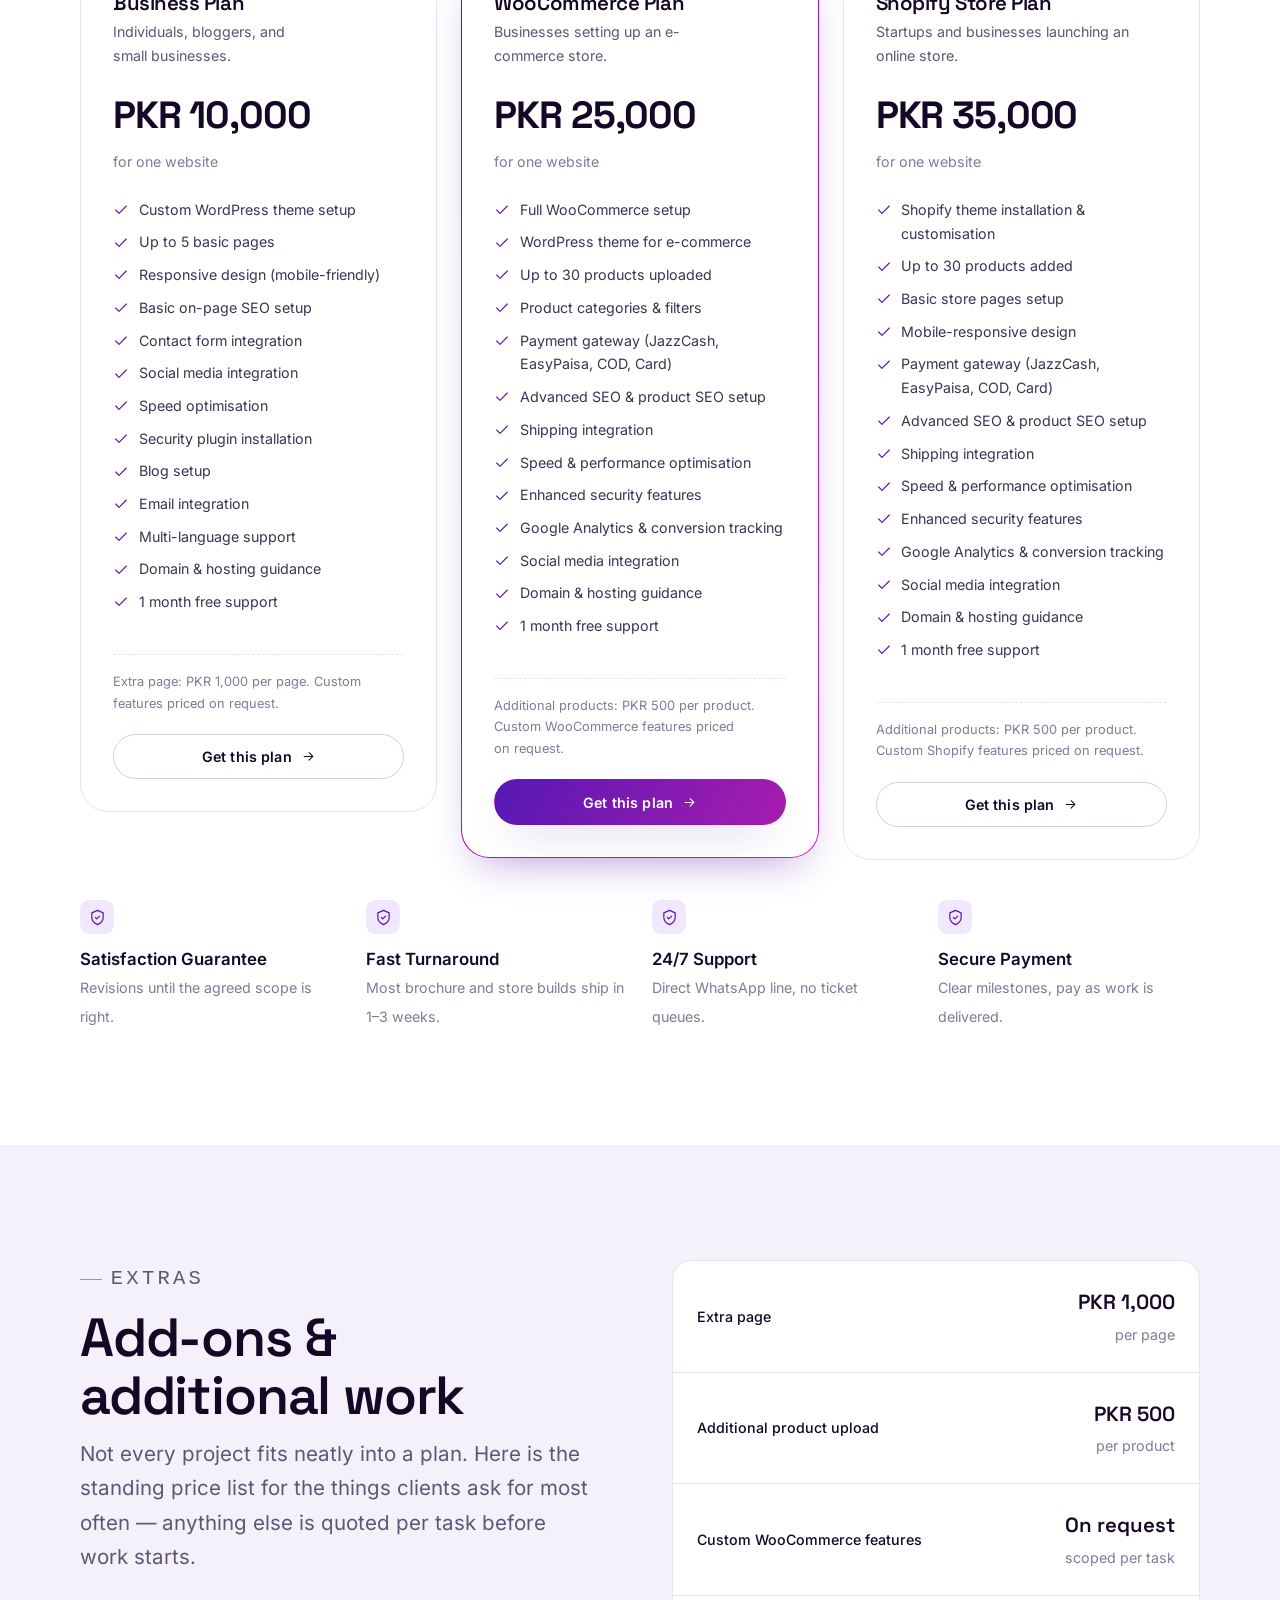
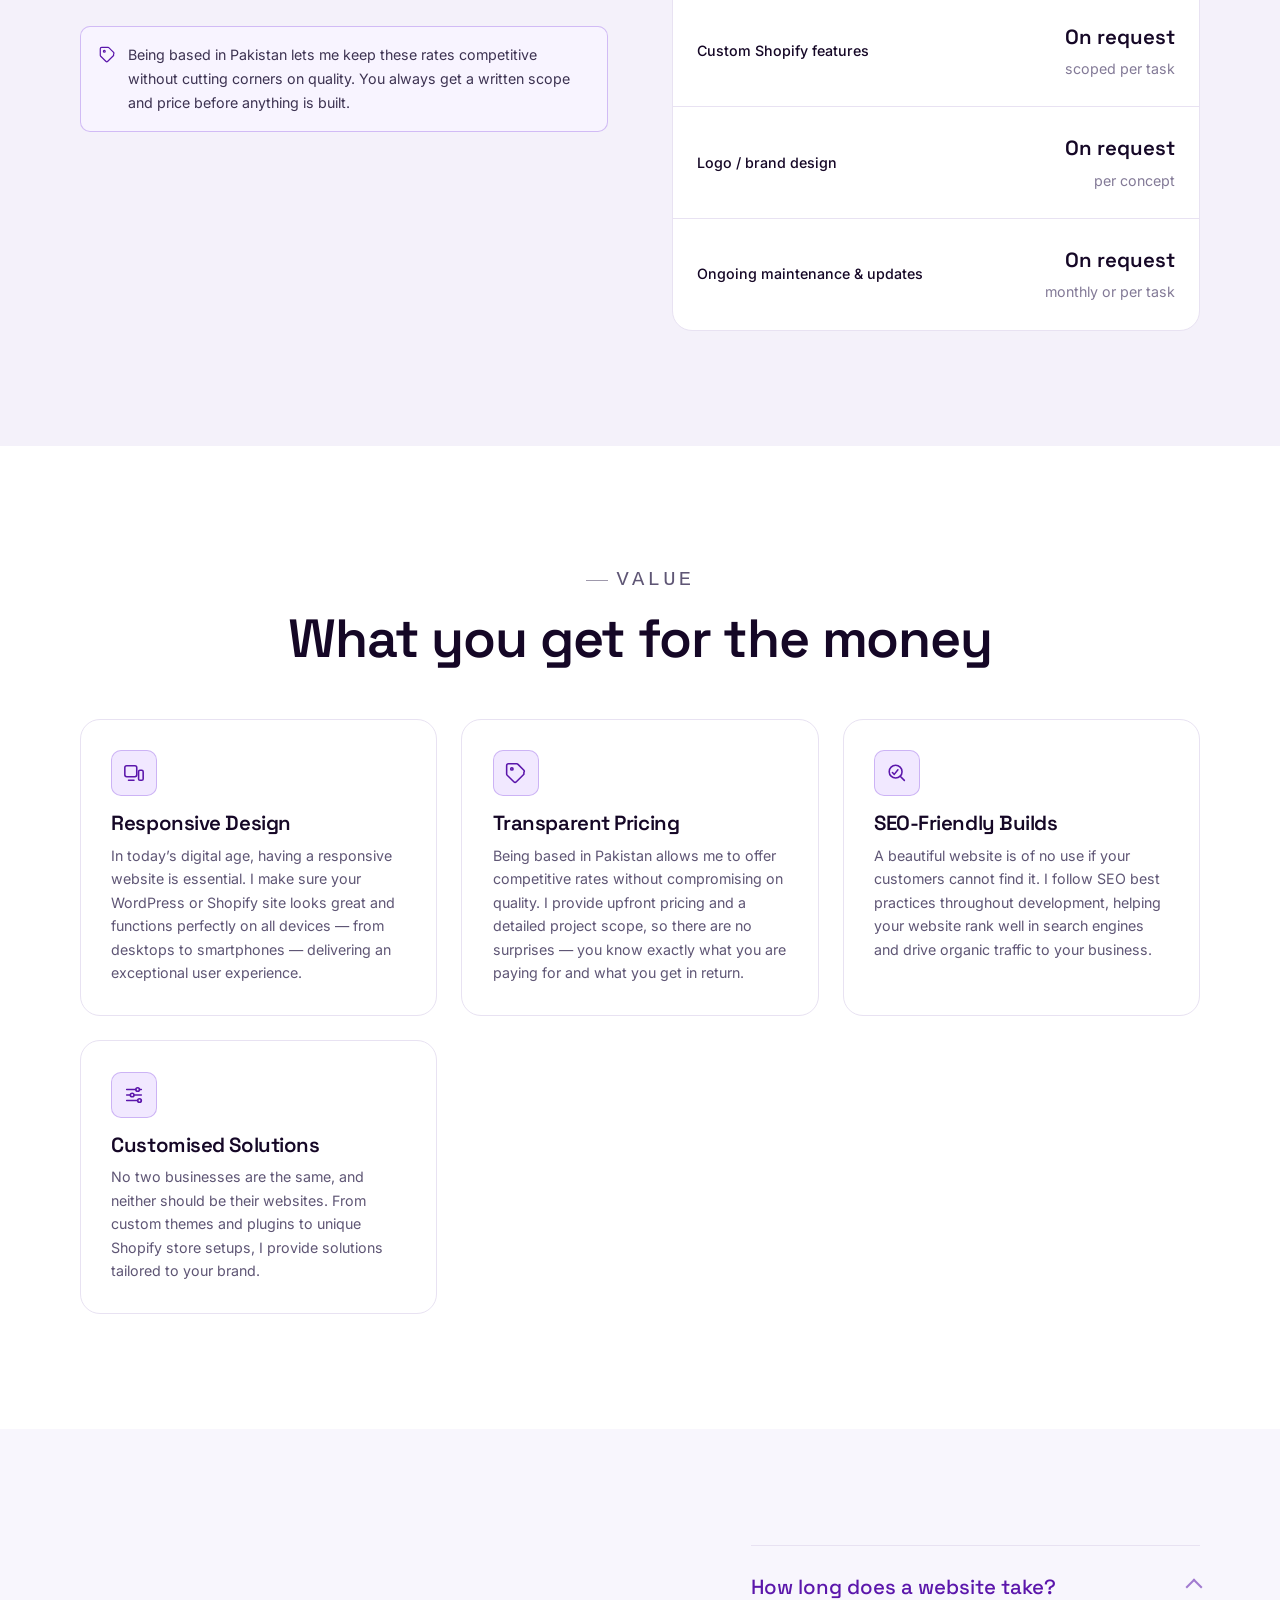
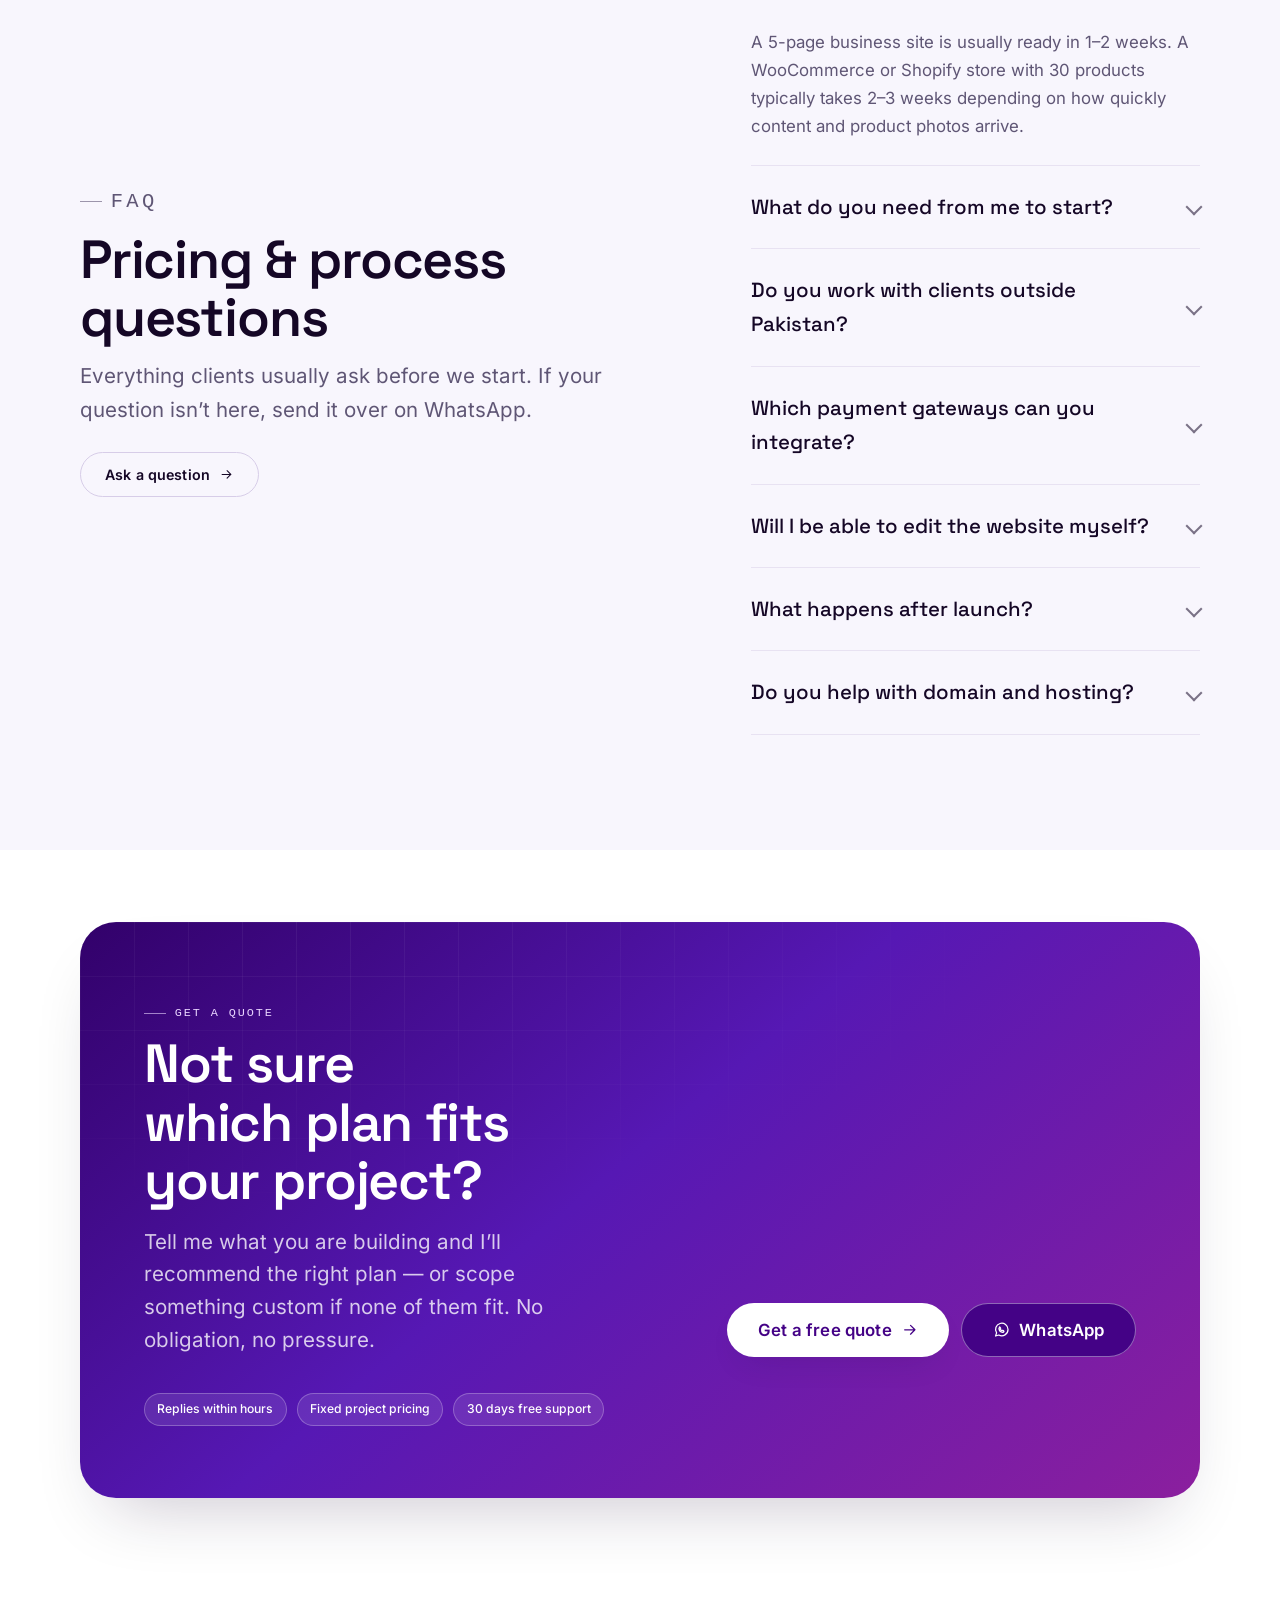
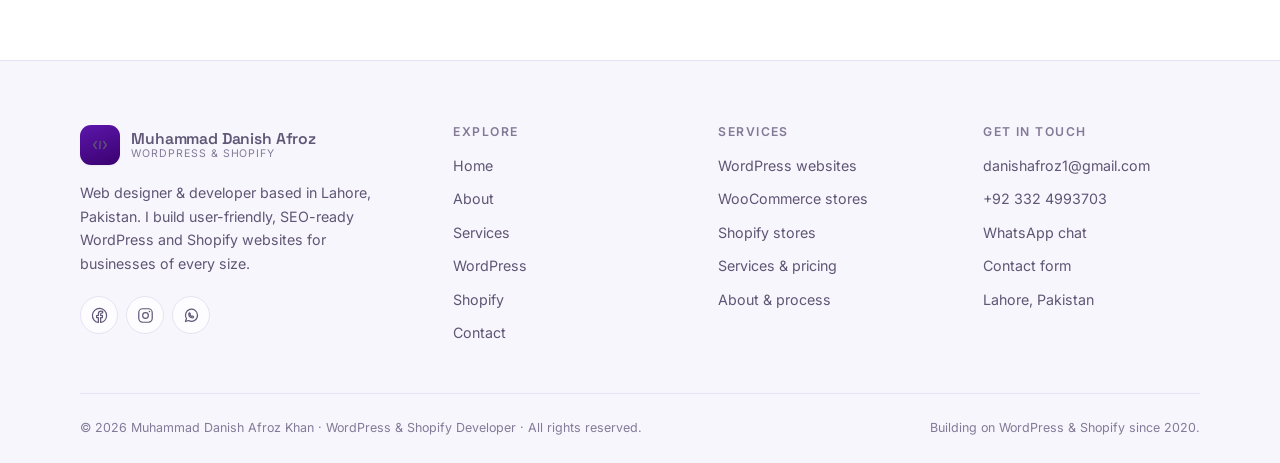
<file: services/index.html>
<!DOCTYPE html><html lang="en" data-theme="dark"> <head><meta charset="utf-8"><meta name="viewport" content="width=device-width, initial-scale=1"><title>Services &amp; Pricing | Danish Afroz</title><meta name="description" content="WordPress website design, WooCommerce and Shopify store development from PKR 10,000. See exactly what every plan includes, add-on pricing and 30 days of free support."><link rel="canonical" href="https://danishafroz.42web.io/services/"><link rel="icon" href="../favicon.svg" type="image/svg+xml"><link rel="apple-touch-icon" href="../apple-touch-icon.png"><link rel="manifest" href="../site.webmanifest"><meta name="theme-color" content="#0a0512" media="(prefers-color-scheme: dark)"><meta name="theme-color" content="#ffffff" media="(prefers-color-scheme: light)"><meta name="author" content="Muhammad Danish Afroz Khan"><meta name="generator" content="Astro v5.18.2"><meta property="og:type" content="website"><meta property="og:site_name" content="Danish Afroz — WordPress &#38; Shopify Developer"><meta property="og:title" content="Services &#38; Pricing | Danish Afroz"><meta property="og:description" content="WordPress website design, WooCommerce and Shopify store development from PKR 10,000. See exactly what every plan includes, add-on pricing and 30 days of free support."><meta property="og:url" content="https://danishafroz.42web.io/services/"><meta property="og:image" content="https://danishafroz.42web.io/og-default.png"><meta property="og:image:width" content="1200"><meta property="og:image:height" content="630"><meta property="og:locale" content="en_US"><meta name="twitter:card" content="summary_large_image"><meta name="twitter:title" content="Services &#38; Pricing | Danish Afroz"><meta name="twitter:description" content="WordPress website design, WooCommerce and Shopify store development from PKR 10,000. See exactly what every plan includes, add-on pricing and 30 days of free support."><meta name="twitter:image" content="https://danishafroz.42web.io/og-default.png"><script data-cfasync="false">
      // Apply the saved theme before first paint to avoid a flash.
      (function () {
        // Signal that JS is running so reveal animations can safely hide content.
        document.documentElement.classList.add('js');
        try {
          var saved = localStorage.getItem('mdak-theme');
          var prefersLight = window.matchMedia('(prefers-color-scheme: light)').matches;
          var theme = saved || (prefersLight ? 'light' : 'dark');
          document.documentElement.dataset.theme = theme;
        } catch (e) {}
      })();
    </script><script type="application/ld+json">{"@context":"https://schema.org","@graph":[{"@type":"Person","@id":"https://danishafroz.42web.io/#person","name":"Muhammad Danish Afroz Khan","alternateName":"Danish Afroz","jobTitle":"Web Designer & Developer","description":"Web Designer & Developer based in Lahore, Pakistan. I enjoy building user-friendly and SEO based websites.","url":"https://danishafroz.42web.io","image":"https://danishafroz.42web.io/images/brand/danish-afroz.webp","address":{"@type":"PostalAddress","addressLocality":"Lahore","addressCountry":"PK"},"telephone":"+923324993703","email":"danishafroz1@gmail.com","sameAs":["https://www.facebook.com/people/Muhammad-Danish-Afroz-Khan/61552618823687/","https://www.instagram.com/muhammaddanishafroz/"],"knowsAbout":["WordPress","Shopify","WooCommerce","Web Design","Web Development","SEO","E-commerce"]},{"@type":"ProfessionalService","@id":"https://danishafroz.42web.io/#business","name":"Danish Afroz — Web Design & Development","description":"Specialist in WordPress Web Design, Development and Shopify Development","url":"https://danishafroz.42web.io","telephone":"+923324993703","priceRange":"PKR 10,000 – PKR 35,000+","areaServed":["Pakistan","Worldwide"],"address":{"@type":"PostalAddress","addressLocality":"Lahore","addressCountry":"PK"},"founder":{"@id":"https://danishafroz.42web.io/#person"}},{"@type":"WebSite","@id":"https://danishafroz.42web.io/#website","url":"https://danishafroz.42web.io","name":"Danish Afroz — WordPress & Shopify Developer","publisher":{"@id":"https://danishafroz.42web.io/#person"},"inLanguage":"en"}]}</script><link rel="stylesheet" href="../_astro/about.DSqc_ipt.css"></head> <body> <a class="skip-link" href="#main">Skip to content</a> <header class="site-header" id="site-header"> <div class="container header-inner"> <a class="brand" href="../index.html" aria-label="Muhammad Danish Afroz Khan — home"> <span class="brand__mark"><svg class="brand__logo" viewBox="0 0 64 64" fill="none" aria-hidden="true" focusable="false"> <g stroke="currentColor" stroke-width="4" stroke-linecap="round" stroke-linejoin="round"> <path d="M21.2 21.5 13.8 32l7.4 10.5"></path> <path d="M42.8 21.5 50.2 32l-7.4 10.5"></path> <path d="M31.4 42.5 32.6 21.5"></path> </g> </svg></span> <span class="brand__text"> <span class="brand__name">Muhammad Danish Afroz</span> <span class="brand__sub">WordPress &amp; Shopify</span> </span> </a> <nav class="nav" id="primary-nav" aria-label="Primary"> <a href="../index.html">Home</a><a href="../about/index.html">About</a><a href="../services/index.html" aria-current="page">Services</a><a href="../wordpress/index.html">WordPress</a><a href="../shopify/index.html">Shopify</a><a href="../contact/index.html">Contact</a> </nav> <div class="header-actions"> <button class="theme-toggle" type="button" id="theme-toggle" aria-label="Switch colour theme"> <svg class="icon-sun" viewBox="0 0 24 24" fill="none" stroke="currentColor" stroke-width="1.7" stroke-linecap="round" stroke-linejoin="round" aria-hidden="true" focusable="false"><circle cx="12" cy="12" r="4.2"/><path d="M12 2v2.5M12 19.5V22M2 12h2.5M19.5 12H22M4.9 4.9l1.8 1.8M17.3 17.3l1.8 1.8M19.1 4.9l-1.8 1.8M6.7 17.3l-1.8 1.8"/></svg> <svg class="icon-moon" viewBox="0 0 24 24" fill="none" stroke="currentColor" stroke-width="1.7" stroke-linecap="round" stroke-linejoin="round" aria-hidden="true" focusable="false"><path d="M21 13.2A8.5 8.5 0 1 1 10.8 3a7 7 0 0 0 10.2 10.2Z"/></svg> </button> <a class="btn btn--primary btn--sm" href="https://api.whatsapp.com/send?phone=923324993703&text=Hi%20Danish%2C%20I%20would%20like%20to%20discuss%20a%20website%20project." target="_blank" rel="noopener">
Hire me <svg viewBox="0 0 24 24" fill="none" stroke="currentColor" stroke-width="1.7" stroke-linecap="round" stroke-linejoin="round" aria-hidden="true" focusable="false"><path d="M5 12h14M13 6l6 6-6 6"/></svg> </a> <button class="nav-toggle" type="button" id="nav-toggle" aria-expanded="false" aria-controls="primary-nav" aria-label="Toggle navigation menu"> <svg class="icon-menu" viewBox="0 0 24 24" fill="none" stroke="currentColor" stroke-width="1.7" stroke-linecap="round" stroke-linejoin="round" aria-hidden="true" focusable="false"><path d="M3 6h18M3 12h18M3 18h18"/></svg> <svg class="icon-close" viewBox="0 0 24 24" fill="none" stroke="currentColor" stroke-width="1.7" stroke-linecap="round" stroke-linejoin="round" aria-hidden="true" focusable="false"><path d="M18 6 6 18M6 6l12 12"/></svg> </button> </div> </div> </header> <main id="main">  <section class="page-hero bg-glow"> <div class="container"> <div class="page-hero__inner"> <nav class="breadcrumbs" aria-label="Breadcrumb"> <a href="../index.html">Home</a><span aria-hidden="true">/</span><span>Services</span> </nav> <p class="eyebrow">Services &amp; pricing</p> <h1 style="margin-top:0.75rem">
Design, build, launch —<br><span class="grad-text">one developer, one price</span> </h1> <p class="lead" style="max-width:58ch">
Websites, online stores and the SEO groundwork that makes them findable. Fixed scope and fixed
          pricing, with everything handed over so you can run the site yourself.
</p> <div class="cluster" style="margin-top:2rem; gap:0.75rem"> <a class="btn btn--primary btn--lg" href="#pricing">See pricing <svg viewBox="0 0 24 24" fill="none" stroke="currentColor" stroke-width="1.7" stroke-linecap="round" stroke-linejoin="round" aria-hidden="true" focusable="false"><path d="M5 12h14M13 6l6 6-6 6"/></svg></a> <a class="btn btn--ghost btn--lg" href="https://api.whatsapp.com/send?phone=923324993703&text=Hi%20Danish%2C%20I%20would%20like%20to%20discuss%20a%20website%20project." target="_blank" rel="noopener"> <svg viewBox="0 0 24 24" fill="none" stroke="currentColor" stroke-width="1.7" stroke-linecap="round" stroke-linejoin="round" aria-hidden="true" focusable="false"><path d="M20.5 11.6a8.5 8.5 0 0 1-12.6 7.5L3.5 20.5l1.4-4.3A8.5 8.5 0 1 1 20.5 11.6Z"/><path d="M8.8 8.2c.3-.1.6 0 .8.3l.7 1.2c.1.2.1.5 0 .7l-.5.6c.5 1 1.3 1.8 2.3 2.3l.6-.5c.2-.1.5-.1.7 0l1.2.7c.3.2.4.5.3.8-.2.7-.9 1.2-1.6 1.2-2.8-.2-5-2.4-5.2-5.2 0-.8.4-1.5 1.1-1.7Z"/></svg> Ask a question
</a> </div> </div> </div> </section>  <section class="section section--tight"> <div class="container"> <div class="section-head" data-reveal> <p class="eyebrow">What I do</p> <h2>Six services that cover the whole build</h2> <p>Most projects combine several of these. We pick the ones your business actually needs — nothing is bundled in that you won’t use.</p> </div> <div class="grid grid-3"> <article class="card" data-reveal style="--reveal-delay:0ms"> <div class="card__icon"><svg viewBox="0 0 24 24" fill="none" stroke="currentColor" stroke-width="1.7" stroke-linecap="round" stroke-linejoin="round" aria-hidden="true" focusable="false"><circle cx="12" cy="12" r="10"/><path d="M3.5 8.5h6l2.5 7 2.5-7h6"/><path d="M13 8.5 15.5 15"/></svg></div> <h3>WordPress CMS Website</h3> <p>WordPress CMS gives you an easy-to-use admin section so you can change the content of your website yourself — no developer needed for everyday edits.</p> <ul class="card__list"> <li><svg viewBox="0 0 24 24" fill="none" stroke="currentColor" stroke-width="1.7" stroke-linecap="round" stroke-linejoin="round" aria-hidden="true" focusable="false"><path d="m20 6-11 11-5-5"/></svg> <span>Custom theme setup</span></li><li><svg viewBox="0 0 24 24" fill="none" stroke="currentColor" stroke-width="1.7" stroke-linecap="round" stroke-linejoin="round" aria-hidden="true" focusable="false"><path d="m20 6-11 11-5-5"/></svg> <span>Editable pages &amp; posts</span></li><li><svg viewBox="0 0 24 24" fill="none" stroke="currentColor" stroke-width="1.7" stroke-linecap="round" stroke-linejoin="round" aria-hidden="true" focusable="false"><path d="m20 6-11 11-5-5"/></svg> <span>Admin training</span></li> </ul> </article><article class="card" data-reveal style="--reveal-delay:55ms"> <div class="card__icon"><svg viewBox="0 0 24 24" fill="none" stroke="currentColor" stroke-width="1.7" stroke-linecap="round" stroke-linejoin="round" aria-hidden="true" focusable="false"><path d="M6 7h12l-1 13H7L6 7Z"/><path d="M9 7a3 3 0 0 1 6 0"/><path d="M10 12v3M14 12v3"/></svg></div> <h3>Shopify Store Development</h3> <p>Shopify is a powerful e-commerce platform that lets you build and manage an online store. It is ideal for businesses of all sizes that want to sell online.</p> <ul class="card__list"> <li><svg viewBox="0 0 24 24" fill="none" stroke="currentColor" stroke-width="1.7" stroke-linecap="round" stroke-linejoin="round" aria-hidden="true" focusable="false"><path d="m20 6-11 11-5-5"/></svg> <span>Theme customisation</span></li><li><svg viewBox="0 0 24 24" fill="none" stroke="currentColor" stroke-width="1.7" stroke-linecap="round" stroke-linejoin="round" aria-hidden="true" focusable="false"><path d="m20 6-11 11-5-5"/></svg> <span>Product &amp; collection setup</span></li><li><svg viewBox="0 0 24 24" fill="none" stroke="currentColor" stroke-width="1.7" stroke-linecap="round" stroke-linejoin="round" aria-hidden="true" focusable="false"><path d="m20 6-11 11-5-5"/></svg> <span>Payments &amp; shipping</span></li> </ul> </article><article class="card" data-reveal style="--reveal-delay:110ms"> <div class="card__icon"><svg viewBox="0 0 24 24" fill="none" stroke="currentColor" stroke-width="1.7" stroke-linecap="round" stroke-linejoin="round" aria-hidden="true" focusable="false"><rect x="2" y="4" width="13" height="12" rx="2"/><rect x="17" y="9" width="5" height="11" rx="1.5"/><path d="M6 20h6"/></svg></div> <h3>Responsive Web Design</h3> <p>With a responsive layout your website resizes fluidly for optimal reading regardless of screen size or device — phone, tablet or desktop.</p> <ul class="card__list"> <li><svg viewBox="0 0 24 24" fill="none" stroke="currentColor" stroke-width="1.7" stroke-linecap="round" stroke-linejoin="round" aria-hidden="true" focusable="false"><path d="m20 6-11 11-5-5"/></svg> <span>Mobile-first layouts</span></li><li><svg viewBox="0 0 24 24" fill="none" stroke="currentColor" stroke-width="1.7" stroke-linecap="round" stroke-linejoin="round" aria-hidden="true" focusable="false"><path d="m20 6-11 11-5-5"/></svg> <span>Tested across breakpoints</span></li><li><svg viewBox="0 0 24 24" fill="none" stroke="currentColor" stroke-width="1.7" stroke-linecap="round" stroke-linejoin="round" aria-hidden="true" focusable="false"><path d="m20 6-11 11-5-5"/></svg> <span>Accessible contrast &amp; focus</span></li> </ul> </article><article class="card" data-reveal style="--reveal-delay:165ms"> <div class="card__icon"><svg viewBox="0 0 24 24" fill="none" stroke="currentColor" stroke-width="1.7" stroke-linecap="round" stroke-linejoin="round" aria-hidden="true" focusable="false"><circle cx="9" cy="20" r="1.5"/><circle cx="18" cy="20" r="1.5"/><path d="M2 3h2.5l2.6 12.4A2 2 0 0 0 9 17h10"/></svg></div> <h3>WooCommerce Store Setup</h3> <p>Turn a WordPress site into a full store with products, categories, filters, payment gateways and order management your team can actually run.</p> <ul class="card__list"> <li><svg viewBox="0 0 24 24" fill="none" stroke="currentColor" stroke-width="1.7" stroke-linecap="round" stroke-linejoin="round" aria-hidden="true" focusable="false"><path d="m20 6-11 11-5-5"/></svg> <span>Product uploads</span></li><li><svg viewBox="0 0 24 24" fill="none" stroke="currentColor" stroke-width="1.7" stroke-linecap="round" stroke-linejoin="round" aria-hidden="true" focusable="false"><path d="m20 6-11 11-5-5"/></svg> <span>JazzCash / EasyPaisa / COD</span></li><li><svg viewBox="0 0 24 24" fill="none" stroke="currentColor" stroke-width="1.7" stroke-linecap="round" stroke-linejoin="round" aria-hidden="true" focusable="false"><path d="m20 6-11 11-5-5"/></svg> <span>Shipping &amp; tax rules</span></li> </ul> </article><article class="card" data-reveal style="--reveal-delay:220ms"> <div class="card__icon"><svg viewBox="0 0 24 24" fill="none" stroke="currentColor" stroke-width="1.7" stroke-linecap="round" stroke-linejoin="round" aria-hidden="true" focusable="false"><circle cx="10.5" cy="10.5" r="7"/><path d="m20 20-4.5-4.5"/><path d="M7 11.5l2 2 4-5"/></svg></div> <h3>SEO &amp; Performance</h3> <p>A beautiful website is useless if customers cannot find it. On-page SEO, clean markup and speed optimisation are built in from day one.</p> <ul class="card__list"> <li><svg viewBox="0 0 24 24" fill="none" stroke="currentColor" stroke-width="1.7" stroke-linecap="round" stroke-linejoin="round" aria-hidden="true" focusable="false"><path d="m20 6-11 11-5-5"/></svg> <span>On-page SEO setup</span></li><li><svg viewBox="0 0 24 24" fill="none" stroke="currentColor" stroke-width="1.7" stroke-linecap="round" stroke-linejoin="round" aria-hidden="true" focusable="false"><path d="m20 6-11 11-5-5"/></svg> <span>Core Web Vitals focus</span></li><li><svg viewBox="0 0 24 24" fill="none" stroke="currentColor" stroke-width="1.7" stroke-linecap="round" stroke-linejoin="round" aria-hidden="true" focusable="false"><path d="m20 6-11 11-5-5"/></svg> <span>Analytics &amp; tracking</span></li> </ul> </article><article class="card" data-reveal style="--reveal-delay:275ms"> <div class="card__icon"><svg viewBox="0 0 24 24" fill="none" stroke="currentColor" stroke-width="1.7" stroke-linecap="round" stroke-linejoin="round" aria-hidden="true" focusable="false"><circle cx="18" cy="5" r="3"/><circle cx="6" cy="12" r="3"/><circle cx="18" cy="19" r="3"/><path d="m8.6 13.5 6.8 4M15.4 6.5l-6.8 4"/></svg></div> <h3>Social Media Integration</h3> <p>Connect your site to the platforms your customers already use — share buttons, embedded feeds and links to your social profiles.</p> <ul class="card__list"> <li><svg viewBox="0 0 24 24" fill="none" stroke="currentColor" stroke-width="1.7" stroke-linecap="round" stroke-linejoin="round" aria-hidden="true" focusable="false"><path d="m20 6-11 11-5-5"/></svg> <span>Facebook &amp; Instagram</span></li><li><svg viewBox="0 0 24 24" fill="none" stroke="currentColor" stroke-width="1.7" stroke-linecap="round" stroke-linejoin="round" aria-hidden="true" focusable="false"><path d="m20 6-11 11-5-5"/></svg> <span>WhatsApp click-to-chat</span></li><li><svg viewBox="0 0 24 24" fill="none" stroke="currentColor" stroke-width="1.7" stroke-linecap="round" stroke-linejoin="round" aria-hidden="true" focusable="false"><path d="m20 6-11 11-5-5"/></svg> <span>Share previews (OG tags)</span></li> </ul> </article> </div> </div> </section>  <section class="section section--soft"> <div class="container"> <div class="split split--wide-left" style="align-items:start"> <div> <div class="section-head" data-reveal> <p class="eyebrow">Always included</p> <h2>In every project,<br />no matter the plan</h2> <p>These are not upsells. They ship with every website I build, because a site that is not fast, findable and manageable is not finished.</p> </div> <ul class="check-list" data-reveal> <li><svg viewBox="0 0 24 24" fill="none" stroke="currentColor" stroke-width="1.7" stroke-linecap="round" stroke-linejoin="round" aria-hidden="true" focusable="false"><path d="m20 6-11 11-5-5"/></svg> <span>A responsive layout tested on phone, tablet and desktop</span></li><li><svg viewBox="0 0 24 24" fill="none" stroke="currentColor" stroke-width="1.7" stroke-linecap="round" stroke-linejoin="round" aria-hidden="true" focusable="false"><path d="m20 6-11 11-5-5"/></svg> <span>On-page SEO setup — titles, meta descriptions, headings, sitemap</span></li><li><svg viewBox="0 0 24 24" fill="none" stroke="currentColor" stroke-width="1.7" stroke-linecap="round" stroke-linejoin="round" aria-hidden="true" focusable="false"><path d="m20 6-11 11-5-5"/></svg> <span>Contact and enquiry forms that actually deliver</span></li><li><svg viewBox="0 0 24 24" fill="none" stroke="currentColor" stroke-width="1.7" stroke-linecap="round" stroke-linejoin="round" aria-hidden="true" focusable="false"><path d="m20 6-11 11-5-5"/></svg> <span>WhatsApp click-to-chat and social media integration</span></li><li><svg viewBox="0 0 24 24" fill="none" stroke="currentColor" stroke-width="1.7" stroke-linecap="round" stroke-linejoin="round" aria-hidden="true" focusable="false"><path d="m20 6-11 11-5-5"/></svg> <span>Speed optimisation: image compression, caching, clean markup</span></li><li><svg viewBox="0 0 24 24" fill="none" stroke="currentColor" stroke-width="1.7" stroke-linecap="round" stroke-linejoin="round" aria-hidden="true" focusable="false"><path d="m20 6-11 11-5-5"/></svg> <span>Security hardening and SSL setup</span></li><li><svg viewBox="0 0 24 24" fill="none" stroke="currentColor" stroke-width="1.7" stroke-linecap="round" stroke-linejoin="round" aria-hidden="true" focusable="false"><path d="m20 6-11 11-5-5"/></svg> <span>Google Analytics and Search Console connection</span></li><li><svg viewBox="0 0 24 24" fill="none" stroke="currentColor" stroke-width="1.7" stroke-linecap="round" stroke-linejoin="round" aria-hidden="true" focusable="false"><path d="m20 6-11 11-5-5"/></svg> <span>Admin handover walkthrough so you can edit everything yourself</span></li><li><svg viewBox="0 0 24 24" fill="none" stroke="currentColor" stroke-width="1.7" stroke-linecap="round" stroke-linejoin="round" aria-hidden="true" focusable="false"><path d="m20 6-11 11-5-5"/></svg> <span>30 days of free post-launch support</span></li> </ul> </div> <div> <div class="section-head" data-reveal> <p class="eyebrow">What I need</p> <h3>From you</h3>  </div> <div class="stack stack-4" data-reveal> <div class="contact-card"> <span class="contact-card__icon" style="width:38px;height:38px"><svg viewBox="0 0 24 24" fill="none" stroke="currentColor" stroke-width="1.7" stroke-linecap="round" stroke-linejoin="round" aria-hidden="true" focusable="false"><path d="M12 3v4M12 17v4M3 12h4M17 12h4"/><path d="m6.3 6.3 2.4 2.4M15.3 15.3l2.4 2.4M17.7 6.3l-2.4 2.4M8.7 15.3l-2.4 2.4"/></svg></span> <div> <h3 style="font-size:var(--step-0)">Your logo &amp; colours</h3> <p>Or tell me to design around a direction you like.</p> </div> </div><div class="contact-card"> <span class="contact-card__icon" style="width:38px;height:38px"><svg viewBox="0 0 24 24" fill="none" stroke="currentColor" stroke-width="1.7" stroke-linecap="round" stroke-linejoin="round" aria-hidden="true" focusable="false"><path d="M4 4.5A2.5 2.5 0 0 1 6.5 2H20v20H6.5A2.5 2.5 0 0 1 4 19.5Z"/><path d="M4 17h16"/></svg></span> <div> <h3 style="font-size:var(--step-0)">Page content</h3> <p>Text for each page — I can help you structure it if it isn’t written yet.</p> </div> </div><div class="contact-card"> <span class="contact-card__icon" style="width:38px;height:38px"><svg viewBox="0 0 24 24" fill="none" stroke="currentColor" stroke-width="1.7" stroke-linecap="round" stroke-linejoin="round" aria-hidden="true" focusable="false"><circle cx="9" cy="20" r="1.5"/><circle cx="18" cy="20" r="1.5"/><path d="M2 3h2.5l2.6 12.4A2 2 0 0 0 9 17h10"/></svg></span> <div> <h3 style="font-size:var(--step-0)">Products &amp; prices</h3> <p>For stores: product images, descriptions and pricing.</p> </div> </div><div class="contact-card"> <span class="contact-card__icon" style="width:38px;height:38px"><svg viewBox="0 0 24 24" fill="none" stroke="currentColor" stroke-width="1.7" stroke-linecap="round" stroke-linejoin="round" aria-hidden="true" focusable="false"><path d="m12 2 9 5-9 5-9-5 9-5Z"/><path d="m3 12 9 5 9-5"/><path d="m3 17 9 5 9-5"/></svg></span> <div> <h3 style="font-size:var(--step-0)">Domain &amp; hosting</h3> <p>If you already own them, just share access. If not, I’ll guide the choice.</p> </div> </div> </div> <div class="notice" style="margin-top:1.5rem"> <svg viewBox="0 0 24 24" fill="none" stroke="currentColor" stroke-width="1.7" stroke-linecap="round" stroke-linejoin="round" aria-hidden="true" focusable="false"><path d="M16 21v-2a4 4 0 0 0-4-4H6a4 4 0 0 0-4 4v2"/><circle cx="9" cy="7" r="4"/><path d="M22 21v-2a4 4 0 0 0-3-3.9"/><path d="M16 3.1a4 4 0 0 1 0 7.8"/></svg> <p style="margin:0">
Missing content is not a blocker — plenty of clients start with a logo and a rough idea. I can
              help shape the structure, and you approve the words before launch.
</p> </div> </div> </div> </div> </section>  <section class="section" id="pricing"> <div class="container"> <div class="section-head section-head--center" data-reveal> <p class="eyebrow">Pricing plans</p> <h2>Three plans, priced in full</h2> <p>Chosen by what you are building, not by how many hours it takes me. Payment is split into milestones as work is delivered.</p> </div> <div class="pricing"> <article class="plan" data-reveal>  <h3 class="plan__name">Business Plan</h3> <p class="plan__audience">Individuals, bloggers, and small businesses.</p> <p class="plan__price">PKR 10,000</p> <p class="plan__unit">for one website</p> <ul class="plan__features"> <li><svg viewBox="0 0 24 24" fill="none" stroke="currentColor" stroke-width="1.7" stroke-linecap="round" stroke-linejoin="round" aria-hidden="true" focusable="false"><path d="m20 6-11 11-5-5"/></svg> <span>Custom WordPress theme setup</span></li><li><svg viewBox="0 0 24 24" fill="none" stroke="currentColor" stroke-width="1.7" stroke-linecap="round" stroke-linejoin="round" aria-hidden="true" focusable="false"><path d="m20 6-11 11-5-5"/></svg> <span>Up to 5 basic pages</span></li><li><svg viewBox="0 0 24 24" fill="none" stroke="currentColor" stroke-width="1.7" stroke-linecap="round" stroke-linejoin="round" aria-hidden="true" focusable="false"><path d="m20 6-11 11-5-5"/></svg> <span>Responsive design (mobile-friendly)</span></li><li><svg viewBox="0 0 24 24" fill="none" stroke="currentColor" stroke-width="1.7" stroke-linecap="round" stroke-linejoin="round" aria-hidden="true" focusable="false"><path d="m20 6-11 11-5-5"/></svg> <span>Basic on-page SEO setup</span></li><li><svg viewBox="0 0 24 24" fill="none" stroke="currentColor" stroke-width="1.7" stroke-linecap="round" stroke-linejoin="round" aria-hidden="true" focusable="false"><path d="m20 6-11 11-5-5"/></svg> <span>Contact form integration</span></li><li><svg viewBox="0 0 24 24" fill="none" stroke="currentColor" stroke-width="1.7" stroke-linecap="round" stroke-linejoin="round" aria-hidden="true" focusable="false"><path d="m20 6-11 11-5-5"/></svg> <span>Social media integration</span></li><li><svg viewBox="0 0 24 24" fill="none" stroke="currentColor" stroke-width="1.7" stroke-linecap="round" stroke-linejoin="round" aria-hidden="true" focusable="false"><path d="m20 6-11 11-5-5"/></svg> <span>Speed optimisation</span></li><li><svg viewBox="0 0 24 24" fill="none" stroke="currentColor" stroke-width="1.7" stroke-linecap="round" stroke-linejoin="round" aria-hidden="true" focusable="false"><path d="m20 6-11 11-5-5"/></svg> <span>Security plugin installation</span></li><li><svg viewBox="0 0 24 24" fill="none" stroke="currentColor" stroke-width="1.7" stroke-linecap="round" stroke-linejoin="round" aria-hidden="true" focusable="false"><path d="m20 6-11 11-5-5"/></svg> <span>Blog setup</span></li><li><svg viewBox="0 0 24 24" fill="none" stroke="currentColor" stroke-width="1.7" stroke-linecap="round" stroke-linejoin="round" aria-hidden="true" focusable="false"><path d="m20 6-11 11-5-5"/></svg> <span>Email integration</span></li><li><svg viewBox="0 0 24 24" fill="none" stroke="currentColor" stroke-width="1.7" stroke-linecap="round" stroke-linejoin="round" aria-hidden="true" focusable="false"><path d="m20 6-11 11-5-5"/></svg> <span>Multi-language support</span></li><li><svg viewBox="0 0 24 24" fill="none" stroke="currentColor" stroke-width="1.7" stroke-linecap="round" stroke-linejoin="round" aria-hidden="true" focusable="false"><path d="m20 6-11 11-5-5"/></svg> <span>Domain &amp; hosting guidance</span></li><li><svg viewBox="0 0 24 24" fill="none" stroke="currentColor" stroke-width="1.7" stroke-linecap="round" stroke-linejoin="round" aria-hidden="true" focusable="false"><path d="m20 6-11 11-5-5"/></svg> <span>1 month free support</span></li> </ul> <p class="plan__addon">Extra page: PKR 1,000 per page. Custom features priced on request.</p> <a class="btn btn--ghost btn--block" style="margin-top:1.25rem" href="https://api.whatsapp.com/send?phone=923324993703&text=Hi%20Danish%2C%20I'm%20interested%20in%20the%20Business%20Plan%20(PKR%2010%2C000).%20Can%20we%20discuss%20my%20project%3F" target="_blank" rel="noopener">
Get this plan <svg viewBox="0 0 24 24" fill="none" stroke="currentColor" stroke-width="1.7" stroke-linecap="round" stroke-linejoin="round" aria-hidden="true" focusable="false"><path d="M5 12h14M13 6l6 6-6 6"/></svg> </a> </article><article class="plan plan--featured" data-reveal> <span class="plan__flag">Most popular</span> <h3 class="plan__name">WooCommerce Plan</h3> <p class="plan__audience">Businesses setting up an e-commerce store.</p> <p class="plan__price">PKR 25,000</p> <p class="plan__unit">for one website</p> <ul class="plan__features"> <li><svg viewBox="0 0 24 24" fill="none" stroke="currentColor" stroke-width="1.7" stroke-linecap="round" stroke-linejoin="round" aria-hidden="true" focusable="false"><path d="m20 6-11 11-5-5"/></svg> <span>Full WooCommerce setup</span></li><li><svg viewBox="0 0 24 24" fill="none" stroke="currentColor" stroke-width="1.7" stroke-linecap="round" stroke-linejoin="round" aria-hidden="true" focusable="false"><path d="m20 6-11 11-5-5"/></svg> <span>WordPress theme for e-commerce</span></li><li><svg viewBox="0 0 24 24" fill="none" stroke="currentColor" stroke-width="1.7" stroke-linecap="round" stroke-linejoin="round" aria-hidden="true" focusable="false"><path d="m20 6-11 11-5-5"/></svg> <span>Up to 30 products uploaded</span></li><li><svg viewBox="0 0 24 24" fill="none" stroke="currentColor" stroke-width="1.7" stroke-linecap="round" stroke-linejoin="round" aria-hidden="true" focusable="false"><path d="m20 6-11 11-5-5"/></svg> <span>Product categories &amp; filters</span></li><li><svg viewBox="0 0 24 24" fill="none" stroke="currentColor" stroke-width="1.7" stroke-linecap="round" stroke-linejoin="round" aria-hidden="true" focusable="false"><path d="m20 6-11 11-5-5"/></svg> <span>Payment gateway (JazzCash, EasyPaisa, COD, Card)</span></li><li><svg viewBox="0 0 24 24" fill="none" stroke="currentColor" stroke-width="1.7" stroke-linecap="round" stroke-linejoin="round" aria-hidden="true" focusable="false"><path d="m20 6-11 11-5-5"/></svg> <span>Advanced SEO &amp; product SEO setup</span></li><li><svg viewBox="0 0 24 24" fill="none" stroke="currentColor" stroke-width="1.7" stroke-linecap="round" stroke-linejoin="round" aria-hidden="true" focusable="false"><path d="m20 6-11 11-5-5"/></svg> <span>Shipping integration</span></li><li><svg viewBox="0 0 24 24" fill="none" stroke="currentColor" stroke-width="1.7" stroke-linecap="round" stroke-linejoin="round" aria-hidden="true" focusable="false"><path d="m20 6-11 11-5-5"/></svg> <span>Speed &amp; performance optimisation</span></li><li><svg viewBox="0 0 24 24" fill="none" stroke="currentColor" stroke-width="1.7" stroke-linecap="round" stroke-linejoin="round" aria-hidden="true" focusable="false"><path d="m20 6-11 11-5-5"/></svg> <span>Enhanced security features</span></li><li><svg viewBox="0 0 24 24" fill="none" stroke="currentColor" stroke-width="1.7" stroke-linecap="round" stroke-linejoin="round" aria-hidden="true" focusable="false"><path d="m20 6-11 11-5-5"/></svg> <span>Google Analytics &amp; conversion tracking</span></li><li><svg viewBox="0 0 24 24" fill="none" stroke="currentColor" stroke-width="1.7" stroke-linecap="round" stroke-linejoin="round" aria-hidden="true" focusable="false"><path d="m20 6-11 11-5-5"/></svg> <span>Social media integration</span></li><li><svg viewBox="0 0 24 24" fill="none" stroke="currentColor" stroke-width="1.7" stroke-linecap="round" stroke-linejoin="round" aria-hidden="true" focusable="false"><path d="m20 6-11 11-5-5"/></svg> <span>Domain &amp; hosting guidance</span></li><li><svg viewBox="0 0 24 24" fill="none" stroke="currentColor" stroke-width="1.7" stroke-linecap="round" stroke-linejoin="round" aria-hidden="true" focusable="false"><path d="m20 6-11 11-5-5"/></svg> <span>1 month free support</span></li> </ul> <p class="plan__addon">Additional products: PKR 500 per product. Custom WooCommerce features priced on request.</p> <a class="btn btn--primary btn--block" style="margin-top:1.25rem" href="https://api.whatsapp.com/send?phone=923324993703&text=Hi%20Danish%2C%20I'm%20interested%20in%20the%20WooCommerce%20Plan%20(PKR%2025%2C000).%20Can%20we%20discuss%20my%20project%3F" target="_blank" rel="noopener">
Get this plan <svg viewBox="0 0 24 24" fill="none" stroke="currentColor" stroke-width="1.7" stroke-linecap="round" stroke-linejoin="round" aria-hidden="true" focusable="false"><path d="M5 12h14M13 6l6 6-6 6"/></svg> </a> </article><article class="plan" data-reveal>  <h3 class="plan__name">Shopify Store Plan</h3> <p class="plan__audience">Startups and businesses launching an online store.</p> <p class="plan__price">PKR 35,000</p> <p class="plan__unit">for one website</p> <ul class="plan__features"> <li><svg viewBox="0 0 24 24" fill="none" stroke="currentColor" stroke-width="1.7" stroke-linecap="round" stroke-linejoin="round" aria-hidden="true" focusable="false"><path d="m20 6-11 11-5-5"/></svg> <span>Shopify theme installation &amp; customisation</span></li><li><svg viewBox="0 0 24 24" fill="none" stroke="currentColor" stroke-width="1.7" stroke-linecap="round" stroke-linejoin="round" aria-hidden="true" focusable="false"><path d="m20 6-11 11-5-5"/></svg> <span>Up to 30 products added</span></li><li><svg viewBox="0 0 24 24" fill="none" stroke="currentColor" stroke-width="1.7" stroke-linecap="round" stroke-linejoin="round" aria-hidden="true" focusable="false"><path d="m20 6-11 11-5-5"/></svg> <span>Basic store pages setup</span></li><li><svg viewBox="0 0 24 24" fill="none" stroke="currentColor" stroke-width="1.7" stroke-linecap="round" stroke-linejoin="round" aria-hidden="true" focusable="false"><path d="m20 6-11 11-5-5"/></svg> <span>Mobile-responsive design</span></li><li><svg viewBox="0 0 24 24" fill="none" stroke="currentColor" stroke-width="1.7" stroke-linecap="round" stroke-linejoin="round" aria-hidden="true" focusable="false"><path d="m20 6-11 11-5-5"/></svg> <span>Payment gateway (JazzCash, EasyPaisa, COD, Card)</span></li><li><svg viewBox="0 0 24 24" fill="none" stroke="currentColor" stroke-width="1.7" stroke-linecap="round" stroke-linejoin="round" aria-hidden="true" focusable="false"><path d="m20 6-11 11-5-5"/></svg> <span>Advanced SEO &amp; product SEO setup</span></li><li><svg viewBox="0 0 24 24" fill="none" stroke="currentColor" stroke-width="1.7" stroke-linecap="round" stroke-linejoin="round" aria-hidden="true" focusable="false"><path d="m20 6-11 11-5-5"/></svg> <span>Shipping integration</span></li><li><svg viewBox="0 0 24 24" fill="none" stroke="currentColor" stroke-width="1.7" stroke-linecap="round" stroke-linejoin="round" aria-hidden="true" focusable="false"><path d="m20 6-11 11-5-5"/></svg> <span>Speed &amp; performance optimisation</span></li><li><svg viewBox="0 0 24 24" fill="none" stroke="currentColor" stroke-width="1.7" stroke-linecap="round" stroke-linejoin="round" aria-hidden="true" focusable="false"><path d="m20 6-11 11-5-5"/></svg> <span>Enhanced security features</span></li><li><svg viewBox="0 0 24 24" fill="none" stroke="currentColor" stroke-width="1.7" stroke-linecap="round" stroke-linejoin="round" aria-hidden="true" focusable="false"><path d="m20 6-11 11-5-5"/></svg> <span>Google Analytics &amp; conversion tracking</span></li><li><svg viewBox="0 0 24 24" fill="none" stroke="currentColor" stroke-width="1.7" stroke-linecap="round" stroke-linejoin="round" aria-hidden="true" focusable="false"><path d="m20 6-11 11-5-5"/></svg> <span>Social media integration</span></li><li><svg viewBox="0 0 24 24" fill="none" stroke="currentColor" stroke-width="1.7" stroke-linecap="round" stroke-linejoin="round" aria-hidden="true" focusable="false"><path d="m20 6-11 11-5-5"/></svg> <span>Domain &amp; hosting guidance</span></li><li><svg viewBox="0 0 24 24" fill="none" stroke="currentColor" stroke-width="1.7" stroke-linecap="round" stroke-linejoin="round" aria-hidden="true" focusable="false"><path d="m20 6-11 11-5-5"/></svg> <span>1 month free support</span></li> </ul> <p class="plan__addon">Additional products: PKR 500 per product. Custom Shopify features priced on request.</p> <a class="btn btn--ghost btn--block" style="margin-top:1.25rem" href="https://api.whatsapp.com/send?phone=923324993703&text=Hi%20Danish%2C%20I'm%20interested%20in%20the%20Shopify%20Store%20Plan%20(PKR%2035%2C000).%20Can%20we%20discuss%20my%20project%3F" target="_blank" rel="noopener">
Get this plan <svg viewBox="0 0 24 24" fill="none" stroke="currentColor" stroke-width="1.7" stroke-linecap="round" stroke-linejoin="round" aria-hidden="true" focusable="false"><path d="M5 12h14M13 6l6 6-6 6"/></svg> </a> </article> </div> <div class="grid grid-4" style="margin-top:2.5rem"> <div class="cluster" data-reveal style="align-items:flex-start; gap:0.7rem; --reveal-delay:0ms"> <span class="float-card__icon"><svg viewBox="0 0 24 24" fill="none" stroke="currentColor" stroke-width="1.7" stroke-linecap="round" stroke-linejoin="round" aria-hidden="true" focusable="false"><path d="M12 22s8-3.6 8-10V5.4L12 2 4 5.4V12c0 6.4 8 10 8 10Z"/><path d="m9 12 2 2 4-4"/></svg></span> <div> <strong style="display:block">Satisfaction Guarantee</strong> <span class="faint">Revisions until the agreed scope is right.</span> </div> </div><div class="cluster" data-reveal style="align-items:flex-start; gap:0.7rem; --reveal-delay:50ms"> <span class="float-card__icon"><svg viewBox="0 0 24 24" fill="none" stroke="currentColor" stroke-width="1.7" stroke-linecap="round" stroke-linejoin="round" aria-hidden="true" focusable="false"><path d="M12 22s8-3.6 8-10V5.4L12 2 4 5.4V12c0 6.4 8 10 8 10Z"/><path d="m9 12 2 2 4-4"/></svg></span> <div> <strong style="display:block">Fast Turnaround</strong> <span class="faint">Most brochure and store builds ship in 1–3 weeks.</span> </div> </div><div class="cluster" data-reveal style="align-items:flex-start; gap:0.7rem; --reveal-delay:100ms"> <span class="float-card__icon"><svg viewBox="0 0 24 24" fill="none" stroke="currentColor" stroke-width="1.7" stroke-linecap="round" stroke-linejoin="round" aria-hidden="true" focusable="false"><path d="M12 22s8-3.6 8-10V5.4L12 2 4 5.4V12c0 6.4 8 10 8 10Z"/><path d="m9 12 2 2 4-4"/></svg></span> <div> <strong style="display:block">24/7 Support</strong> <span class="faint">Direct WhatsApp line, no ticket queues.</span> </div> </div><div class="cluster" data-reveal style="align-items:flex-start; gap:0.7rem; --reveal-delay:150ms"> <span class="float-card__icon"><svg viewBox="0 0 24 24" fill="none" stroke="currentColor" stroke-width="1.7" stroke-linecap="round" stroke-linejoin="round" aria-hidden="true" focusable="false"><path d="M12 22s8-3.6 8-10V5.4L12 2 4 5.4V12c0 6.4 8 10 8 10Z"/><path d="m9 12 2 2 4-4"/></svg></span> <div> <strong style="display:block">Secure Payment</strong> <span class="faint">Clear milestones, pay as work is delivered.</span> </div> </div> </div> </div> </section>  <section class="section section--inset"> <div class="container"> <div class="split" style="align-items:start"> <div> <div class="section-head" data-reveal> <p class="eyebrow">Extras</p> <h2>Add-ons & additional work</h2> <p>Not every project fits neatly into a plan. Here is the standing price list for the things clients ask for most often — anything else is quoted per task before work starts.</p> </div> <div class="notice" data-reveal> <svg viewBox="0 0 24 24" fill="none" stroke="currentColor" stroke-width="1.7" stroke-linecap="round" stroke-linejoin="round" aria-hidden="true" focusable="false"><path d="M20.6 13.4 12.4 21.6a2 2 0 0 1-2.8 0l-7.2-7.2a2 2 0 0 1-.6-1.4V4a2 2 0 0 1 2-2h9a2 2 0 0 1 1.4.6l6.4 6.4a2 2 0 0 1 0 2.4Z"/><circle cx="7.5" cy="7.5" r="1.3"/></svg> <p style="margin:0">
Being based in Pakistan lets me keep these rates competitive without cutting corners on
              quality. You always get a written scope and price before anything is built.
</p> </div> </div> <div class="facts" data-reveal> <div class="fact" style="grid-template-columns:1fr auto; align-items:center"> <div class="fact__value" style="color:var(--text);font-weight:500">Extra page</div> <div style="text-align:right"> <strong style="font-family:var(--font-display);font-size:var(--step-1);display:block">PKR 1,000</strong> <span class="faint">per page</span> </div> </div><div class="fact" style="grid-template-columns:1fr auto; align-items:center"> <div class="fact__value" style="color:var(--text);font-weight:500">Additional product upload</div> <div style="text-align:right"> <strong style="font-family:var(--font-display);font-size:var(--step-1);display:block">PKR 500</strong> <span class="faint">per product</span> </div> </div><div class="fact" style="grid-template-columns:1fr auto; align-items:center"> <div class="fact__value" style="color:var(--text);font-weight:500">Custom WooCommerce features</div> <div style="text-align:right"> <strong style="font-family:var(--font-display);font-size:var(--step-1);display:block">On request</strong> <span class="faint">scoped per task</span> </div> </div><div class="fact" style="grid-template-columns:1fr auto; align-items:center"> <div class="fact__value" style="color:var(--text);font-weight:500">Custom Shopify features</div> <div style="text-align:right"> <strong style="font-family:var(--font-display);font-size:var(--step-1);display:block">On request</strong> <span class="faint">scoped per task</span> </div> </div><div class="fact" style="grid-template-columns:1fr auto; align-items:center"> <div class="fact__value" style="color:var(--text);font-weight:500">Logo / brand design</div> <div style="text-align:right"> <strong style="font-family:var(--font-display);font-size:var(--step-1);display:block">On request</strong> <span class="faint">per concept</span> </div> </div><div class="fact" style="grid-template-columns:1fr auto; align-items:center"> <div class="fact__value" style="color:var(--text);font-weight:500">Ongoing maintenance &amp; updates</div> <div style="text-align:right"> <strong style="font-family:var(--font-display);font-size:var(--step-1);display:block">On request</strong> <span class="faint">monthly or per task</span> </div> </div> </div> </div> </div> </section>  <section class="section"> <div class="container"> <div class="section-head section-head--center" data-reveal> <p class="eyebrow">Value</p> <h2>What you get for the money</h2>  </div> <div class="grid grid-2"> <article class="card" data-reveal style="--reveal-delay:0ms"> <div class="card__icon"><svg viewBox="0 0 24 24" fill="none" stroke="currentColor" stroke-width="1.7" stroke-linecap="round" stroke-linejoin="round" aria-hidden="true" focusable="false"><rect x="2" y="4" width="13" height="12" rx="2"/><rect x="17" y="9" width="5" height="11" rx="1.5"/><path d="M6 20h6"/></svg></div> <h3>Responsive Design</h3> <p>In today’s digital age, having a responsive website is essential. I make sure your WordPress or Shopify site looks great and functions perfectly on all devices — from desktops to smartphones — delivering an exceptional user experience.</p> </article><article class="card" data-reveal style="--reveal-delay:60ms"> <div class="card__icon"><svg viewBox="0 0 24 24" fill="none" stroke="currentColor" stroke-width="1.7" stroke-linecap="round" stroke-linejoin="round" aria-hidden="true" focusable="false"><path d="M20.6 13.4 12.4 21.6a2 2 0 0 1-2.8 0l-7.2-7.2a2 2 0 0 1-.6-1.4V4a2 2 0 0 1 2-2h9a2 2 0 0 1 1.4.6l6.4 6.4a2 2 0 0 1 0 2.4Z"/><circle cx="7.5" cy="7.5" r="1.3"/></svg></div> <h3>Transparent Pricing</h3> <p>Being based in Pakistan allows me to offer competitive rates without compromising on quality. I provide upfront pricing and a detailed project scope, so there are no surprises — you know exactly what you are paying for and what you get in return.</p> </article><article class="card" data-reveal style="--reveal-delay:120ms"> <div class="card__icon"><svg viewBox="0 0 24 24" fill="none" stroke="currentColor" stroke-width="1.7" stroke-linecap="round" stroke-linejoin="round" aria-hidden="true" focusable="false"><circle cx="10.5" cy="10.5" r="7"/><path d="m20 20-4.5-4.5"/><path d="M7 11.5l2 2 4-5"/></svg></div> <h3>SEO-Friendly Builds</h3> <p>A beautiful website is of no use if your customers cannot find it. I follow SEO best practices throughout development, helping your website rank well in search engines and drive organic traffic to your business.</p> </article><article class="card" data-reveal style="--reveal-delay:180ms"> <div class="card__icon"><svg viewBox="0 0 24 24" fill="none" stroke="currentColor" stroke-width="1.7" stroke-linecap="round" stroke-linejoin="round" aria-hidden="true" focusable="false"><path d="M4 6h10M18 6h2M4 12h4M12 12h8M4 18h12M20 18h0"/><circle cx="16" cy="6" r="2"/><circle cx="10" cy="12" r="2"/><circle cx="18" cy="18" r="2"/></svg></div> <h3>Customised Solutions</h3> <p>No two businesses are the same, and neither should be their websites. From custom themes and plugins to unique Shopify store setups, I provide solutions tailored to your brand.</p> </article> </div> </div> </section> <section class="section section--soft" id="faq"> <div class="container"> <div class="split split--wide-left"> <div> <div class="section-head" style="margin-bottom:1.5rem" data-reveal> <p class="eyebrow">FAQ</p> <h2>Pricing &amp; process questions</h2> <p>Everything clients usually ask before we start. If your question isn’t here, send it over on WhatsApp.</p> </div> <a class="btn btn--ghost" href="../contact/index.html" data-reveal>Ask a question <svg viewBox="0 0 24 24" fill="none" stroke="currentColor" stroke-width="1.7" stroke-linecap="round" stroke-linejoin="round" aria-hidden="true" focusable="false"><path d="M5 12h14M13 6l6 6-6 6"/></svg></a> </div> <div class="faq" data-reveal> <details open> <summary>How long does a website take?</summary> <div class="faq__body">A 5-page business site is usually ready in 1–2 weeks. A WooCommerce or Shopify store with 30 products typically takes 2–3 weeks depending on how quickly content and product photos arrive.</div> </details><details> <summary>What do you need from me to start?</summary> <div class="faq__body">Your logo, brand colours if you have them, the text for each page, product images and prices, and access to your domain or hosting. If you do not have content ready, I can help structure it during the discovery call.</div> </details><details> <summary>Do you work with clients outside Pakistan?</summary> <div class="faq__body">Yes. I work remotely with clients in several countries and run everything over WhatsApp, email and scheduled calls, so timezones have never been a blocker.</div> </details><details> <summary>Which payment gateways can you integrate?</summary> <div class="faq__body">For Pakistani stores I set up JazzCash, EasyPaisa, cash on delivery and card payments. For international stores I configure the relevant Shopify Payments, Stripe or PayPal options for your market.</div> </details><details> <summary>Will I be able to edit the website myself?</summary> <div class="faq__body">That is the point of building on WordPress and Shopify. I hand over a walkthrough of your admin panel and you can add pages, posts, products and prices without touching code.</div> </details><details> <summary>What happens after launch?</summary> <div class="faq__body">Every plan includes 30 days of free support for fixes and small changes. After that you can request changes on an hourly or per-task basis, or move to a maintenance arrangement.</div> </details><details> <summary>Do you help with domain and hosting?</summary> <div class="faq__body">Yes — I guide you on choosing a domain and hosting suited to your traffic and budget, and can handle the DNS, SSL and email setup for you.</div> </details> </div> </div> </div> </section> <section class="section section--tight"> <div class="container"> <div class="cta" data-reveal> <div class="split" style="align-items:flex-end"> <div> <p class="eyebrow">Get a quote</p> <h2 style="margin-top:0.75rem; max-width:24ch">Not sure which plan fits your project?</h2> <p class="lead" style="margin-top:1rem; max-width:52ch">Tell me what you are building and I’ll recommend the right plan — or scope something custom if none of them fit. No obligation, no pressure.</p> </div> <div class="cluster" style="justify-content:flex-end; gap:0.75rem"> <a class="btn btn--white btn--lg" href="../contact/index.html">Get a free quote <svg viewBox="0 0 24 24" fill="none" stroke="currentColor" stroke-width="1.7" stroke-linecap="round" stroke-linejoin="round" aria-hidden="true" focusable="false"><path d="M5 12h14M13 6l6 6-6 6"/></svg></a> <a class="btn btn--lg" style="border-color:rgba(255,255,255,0.4);color:#fff" href="https://api.whatsapp.com/send?phone=923324993703&text=Hi%20Danish%2C%20I%20would%20like%20to%20discuss%20a%20website%20project." target="_blank" rel="noopener"> <svg viewBox="0 0 24 24" fill="none" stroke="currentColor" stroke-width="1.7" stroke-linecap="round" stroke-linejoin="round" aria-hidden="true" focusable="false"><path d="M20.5 11.6a8.5 8.5 0 0 1-12.6 7.5L3.5 20.5l1.4-4.3A8.5 8.5 0 1 1 20.5 11.6Z"/><path d="M8.8 8.2c.3-.1.6 0 .8.3l.7 1.2c.1.2.1.5 0 .7l-.5.6c.5 1 1.3 1.8 2.3 2.3l.6-.5c.2-.1.5-.1.7 0l1.2.7c.3.2.4.5.3.8-.2.7-.9 1.2-1.6 1.2-2.8-.2-5-2.4-5.2-5.2 0-.8.4-1.5 1.1-1.7Z"/></svg> WhatsApp
</a> </div> </div> <ul class="cluster" style="margin-top:2.25rem; gap:0.6rem"> <li class="pill" style="border-color:rgba(255,255,255,0.25);background:rgba(255,255,255,0.1);color:#fff">Replies within hours</li> <li class="pill" style="border-color:rgba(255,255,255,0.25);background:rgba(255,255,255,0.1);color:#fff">Fixed project pricing</li> <li class="pill" style="border-color:rgba(255,255,255,0.25);background:rgba(255,255,255,0.1);color:#fff">30 days free support</li> </ul> </div> </div> </section>  </main> <footer class="site-footer"> <div class="container"> <div class="footer-top"> <div class="footer-col footer-about"> <a class="brand" href="../index.html"> <span class="brand__mark"><svg viewBox="0 0 64 64" fill="none" aria-hidden="true" focusable="false"> <g stroke="currentColor" stroke-width="4" stroke-linecap="round" stroke-linejoin="round"> <path d="M21.2 21.5 13.8 32l7.4 10.5"></path> <path d="M42.8 21.5 50.2 32l-7.4 10.5"></path> <path d="M31.4 42.5 32.6 21.5"></path> </g> </svg></span> <span class="brand__text"> <span class="brand__name">Muhammad Danish Afroz</span> <span class="brand__sub">WordPress &amp; Shopify</span> </span> </a> <p>
Web designer &amp; developer based in Lahore, Pakistan. I build user-friendly,
              SEO-ready WordPress and Shopify websites for businesses of every size.
</p> <div class="socials" style="margin-top:1.25rem"> <a href="https://www.facebook.com/people/Muhammad-Danish-Afroz-Khan/61552618823687/" target="_blank" rel="noopener" aria-label="Facebook"><svg viewBox="0 0 24 24" fill="none" stroke="currentColor" stroke-width="1.7" stroke-linecap="round" stroke-linejoin="round" aria-hidden="true" focusable="false"><path d="M22 12a10 10 0 1 0-11.6 9.9v-7h-2.5V12h2.5V9.8c0-2.5 1.5-3.9 3.8-3.9 1.1 0 2.2.2 2.2.2v2.4h-1.2c-1.2 0-1.6.8-1.6 1.6V12h2.7l-.4 2.9h-2.3v7A10 10 0 0 0 22 12Z"/></svg></a> <a href="https://www.instagram.com/muhammaddanishafroz/" target="_blank" rel="noopener" aria-label="Instagram"><svg viewBox="0 0 24 24" fill="none" stroke="currentColor" stroke-width="1.7" stroke-linecap="round" stroke-linejoin="round" aria-hidden="true" focusable="false"><rect x="2.5" y="2.5" width="19" height="19" rx="5.5"/><circle cx="12" cy="12" r="4"/><circle cx="17.6" cy="6.4" r="1.1" fill="currentColor" stroke="none"/></svg></a> <a href="https://api.whatsapp.com/send?phone=923324993703&text=Hi%20Danish%2C%20I%20would%20like%20to%20discuss%20a%20website%20project." target="_blank" rel="noopener" aria-label="WhatsApp"><svg viewBox="0 0 24 24" fill="none" stroke="currentColor" stroke-width="1.7" stroke-linecap="round" stroke-linejoin="round" aria-hidden="true" focusable="false"><path d="M20.5 11.6a8.5 8.5 0 0 1-12.6 7.5L3.5 20.5l1.4-4.3A8.5 8.5 0 1 1 20.5 11.6Z"/><path d="M8.8 8.2c.3-.1.6 0 .8.3l.7 1.2c.1.2.1.5 0 .7l-.5.6c.5 1 1.3 1.8 2.3 2.3l.6-.5c.2-.1.5-.1.7 0l1.2.7c.3.2.4.5.3.8-.2.7-.9 1.2-1.6 1.2-2.8-.2-5-2.4-5.2-5.2 0-.8.4-1.5 1.1-1.7Z"/></svg></a> </div> </div> <div class="footer-col"> <h4>Explore</h4> <ul> <li><a href="../index.html">Home</a></li><li><a href="../about/index.html">About</a></li><li><a href="../services/index.html">Services</a></li><li><a href="../wordpress/index.html">WordPress</a></li><li><a href="../shopify/index.html">Shopify</a></li><li><a href="../contact/index.html">Contact</a></li> </ul> </div> <div class="footer-col"> <h4>Services</h4> <ul> <li><a href="../wordpress/index.html">WordPress websites</a></li> <li><a href="../wordpress/index.html">WooCommerce stores</a></li> <li><a href="../shopify/index.html">Shopify stores</a></li> <li><a href="../services/index.html">Services &amp; pricing</a></li> <li><a href="../about/index.html">About &amp; process</a></li> </ul> </div> <div class="footer-col"> <h4>Get in touch</h4> <ul> <li><a href="mailto:danishafroz1@gmail.com">danishafroz1@gmail.com</a></li> <li><a href="tel:+923324993703">+92 332 4993703</a></li> <li><a href="https://api.whatsapp.com/send?phone=923324993703&text=Hi%20Danish%2C%20I%20would%20like%20to%20discuss%20a%20website%20project." target="_blank" rel="noopener">WhatsApp chat</a></li> <li><a href="../contact/index.html">Contact form</a></li> <li>Lahore, Pakistan</li> </ul> </div> </div> <div class="footer-bottom"> <p>© 2026 Muhammad Danish Afroz Khan · WordPress &amp; Shopify Developer · All rights reserved.</p> <p>Building on WordPress &amp; Shopify since 2020.</p> </div> </div> </footer> <script type="module">const v=document.getElementById("site-header"),m=()=>v?.classList.toggle("is-stuck",window.scrollY>8);m();addEventListener("scroll",m,{passive:!0});const i=document.documentElement;document.getElementById("theme-toggle")?.addEventListener("click",()=>{const e=i.dataset.theme==="dark"?"light":"dark";i.dataset.theme=e;try{localStorage.setItem("mdak-theme",e)}catch{}});const s=document.getElementById("nav-toggle"),o=document.getElementById("primary-nav"),r=()=>{o?.classList.remove("is-open"),s?.setAttribute("aria-expanded","false")};s?.addEventListener("click",()=>{const e=o?.classList.toggle("is-open");s.setAttribute("aria-expanded",String(!!e))});o?.addEventListener("click",e=>{e.target.closest("a")&&r()});addEventListener("keydown",e=>{e.key==="Escape"&&r()});addEventListener("resize",()=>{innerWidth>900&&r()});const d=document.querySelectorAll("[data-reveal]"),u=matchMedia("(prefers-reduced-motion: reduce)").matches;if(u||!("IntersectionObserver"in window))d.forEach(e=>e.classList.add("is-visible"));else{const e=new IntersectionObserver(t=>{t.forEach(n=>{n.isIntersecting&&(n.target.classList.add("is-visible"),e.unobserve(n.target))})},{rootMargin:"0px 0px -8% 0px",threshold:.06});d.forEach(t=>e.observe(t))}const l=document.querySelectorAll("[data-count-to]"),f=e=>{const t=Number(e.dataset.countTo||0);if(e.textContent="0",u){e.textContent=String(t);return}const n=1300,g=performance.now(),a=h=>{const c=Math.min((h-g)/n,1);e.textContent=String(Math.round(t*(1-Math.pow(1-c,3)))),c<1&&requestAnimationFrame(a)};requestAnimationFrame(a)};if(l.length){const e=new IntersectionObserver(t=>{t.forEach(n=>{n.isIntersecting&&(f(n.target),e.unobserve(n.target))})},{threshold:.4});l.forEach(t=>e.observe(t))}</script> </body> </html>
</file>
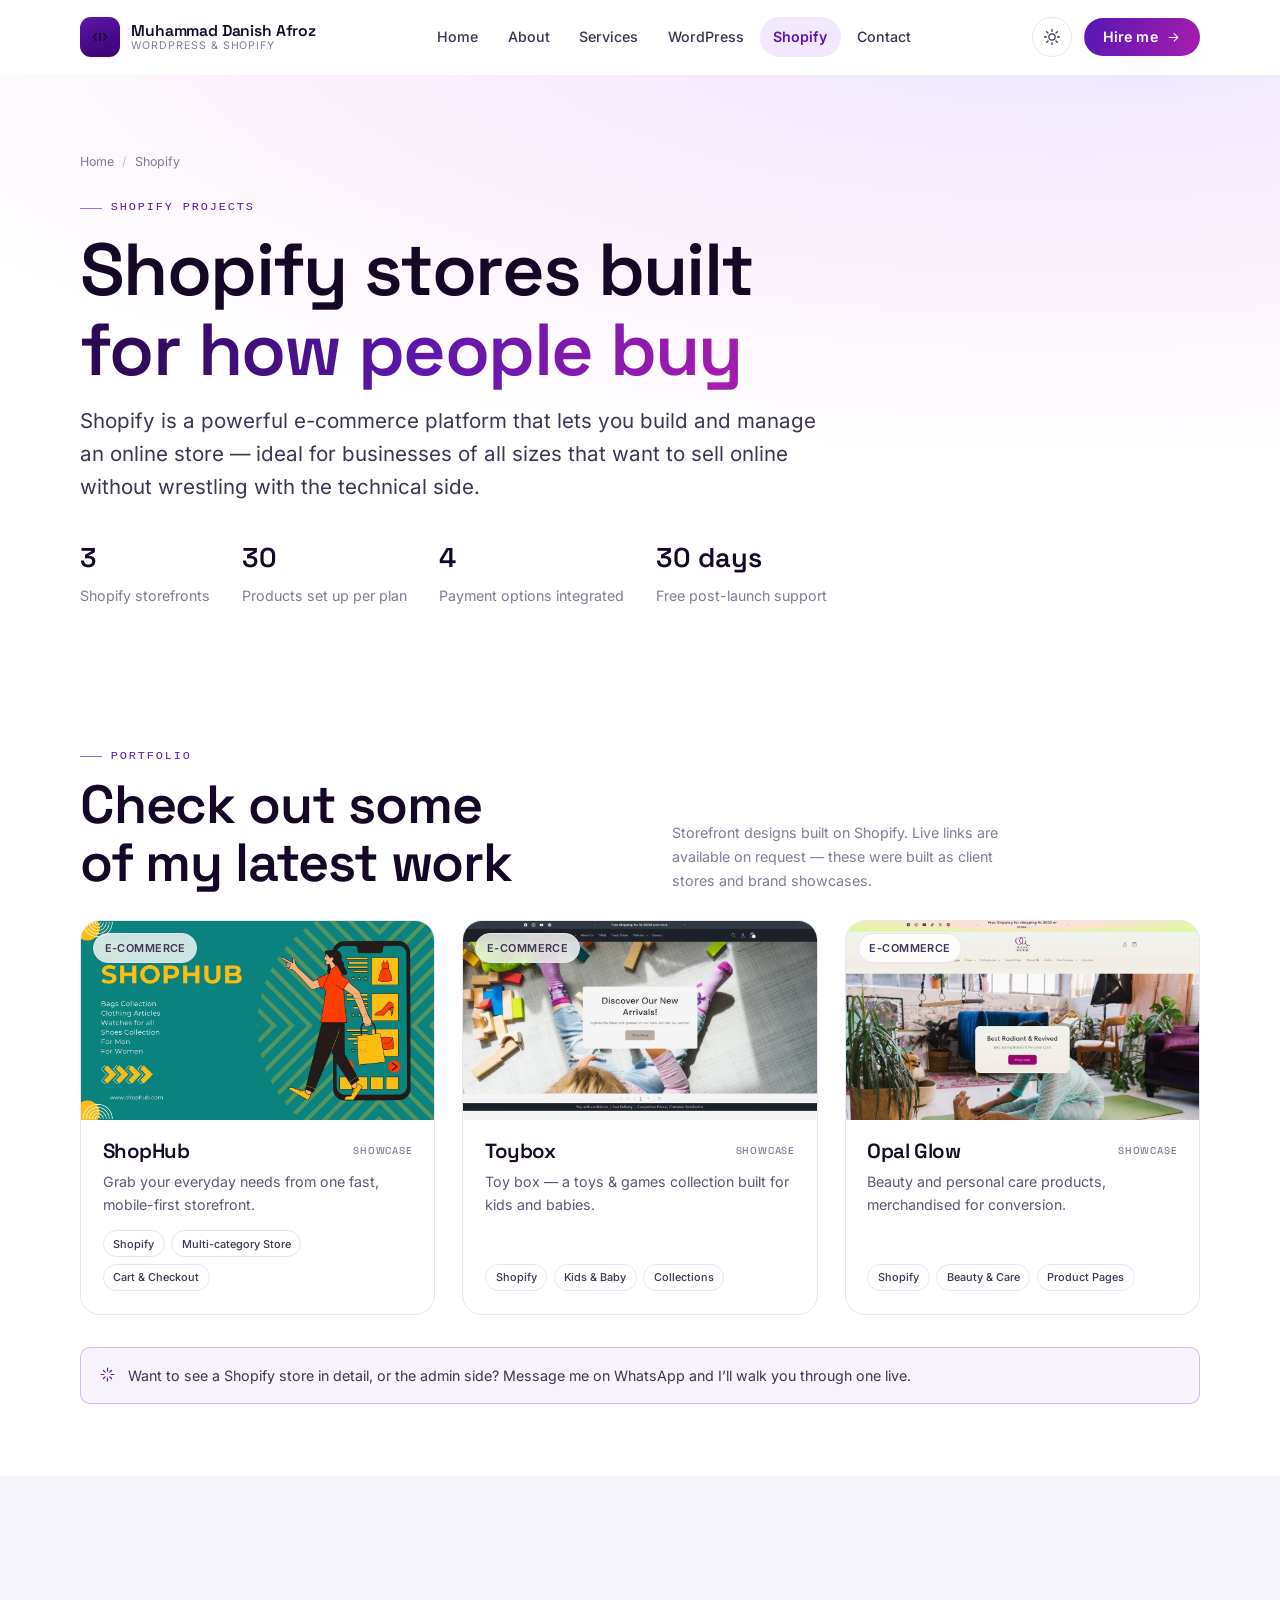
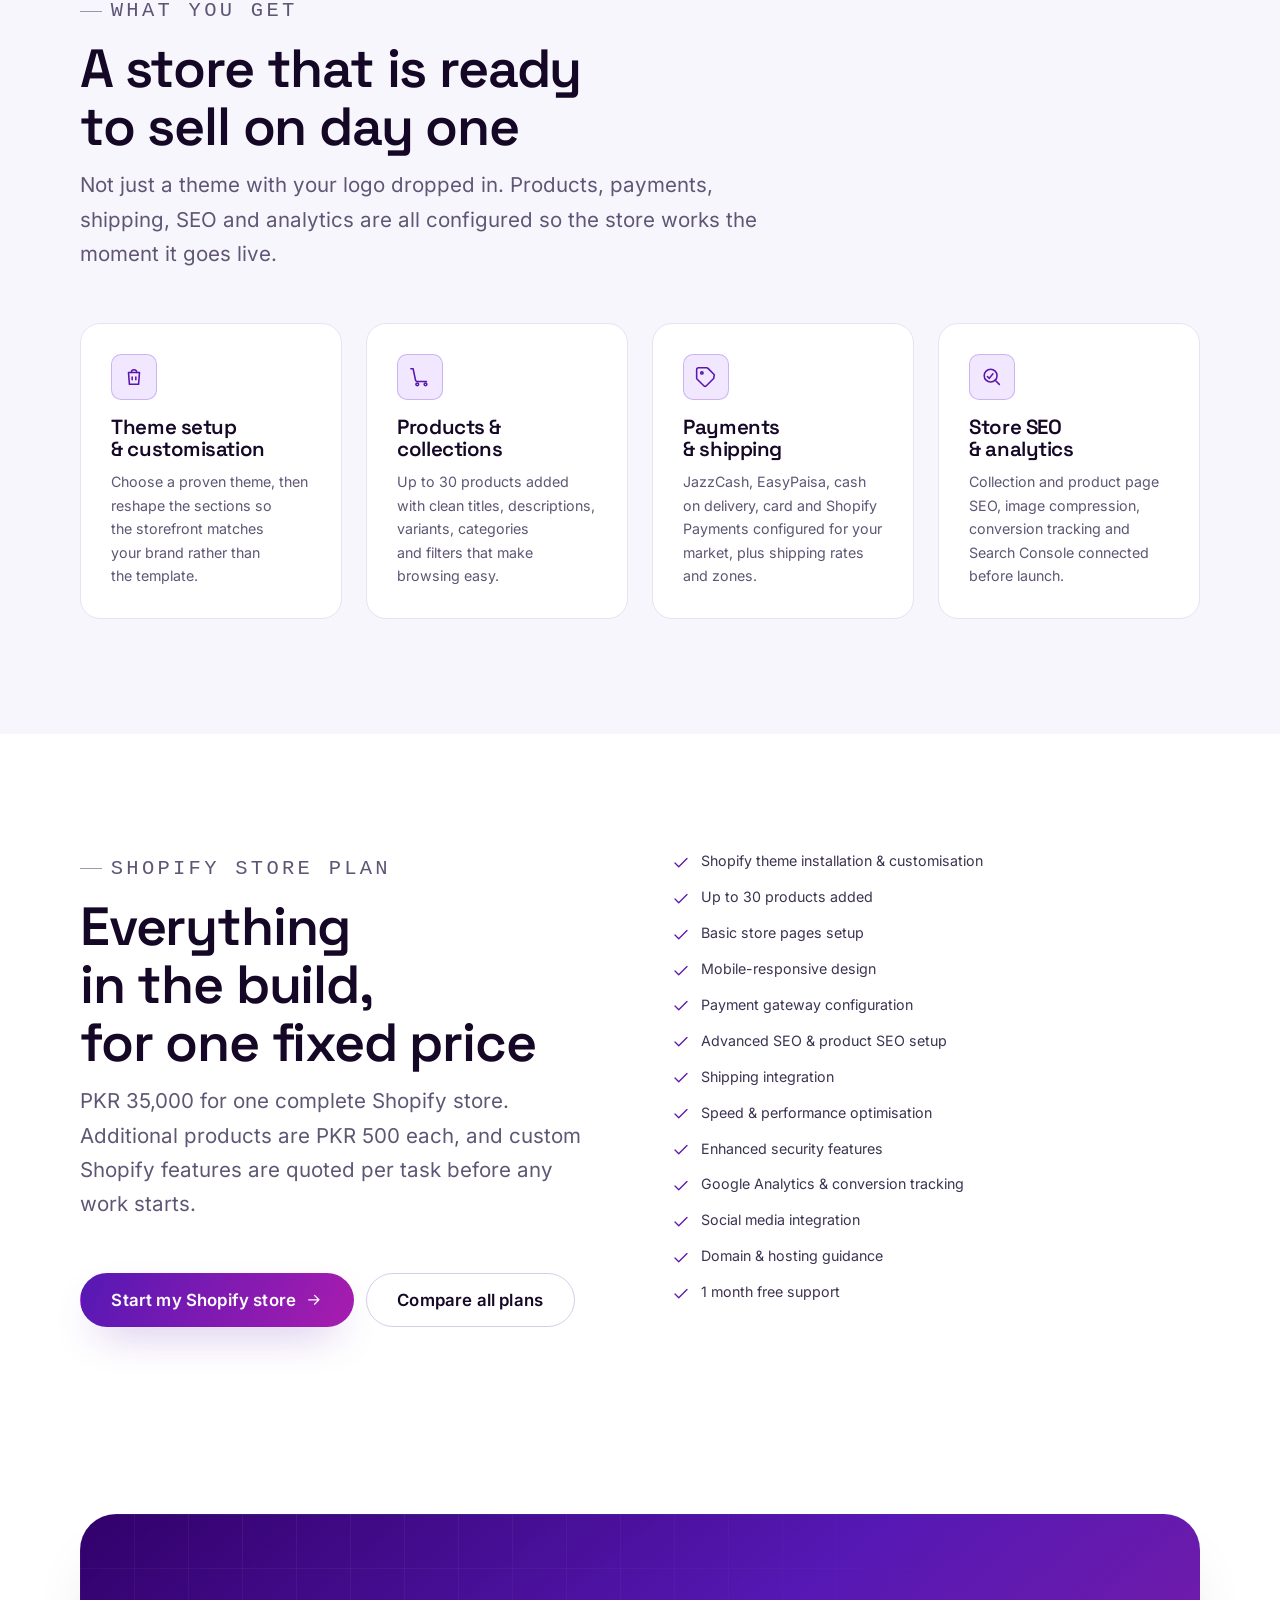
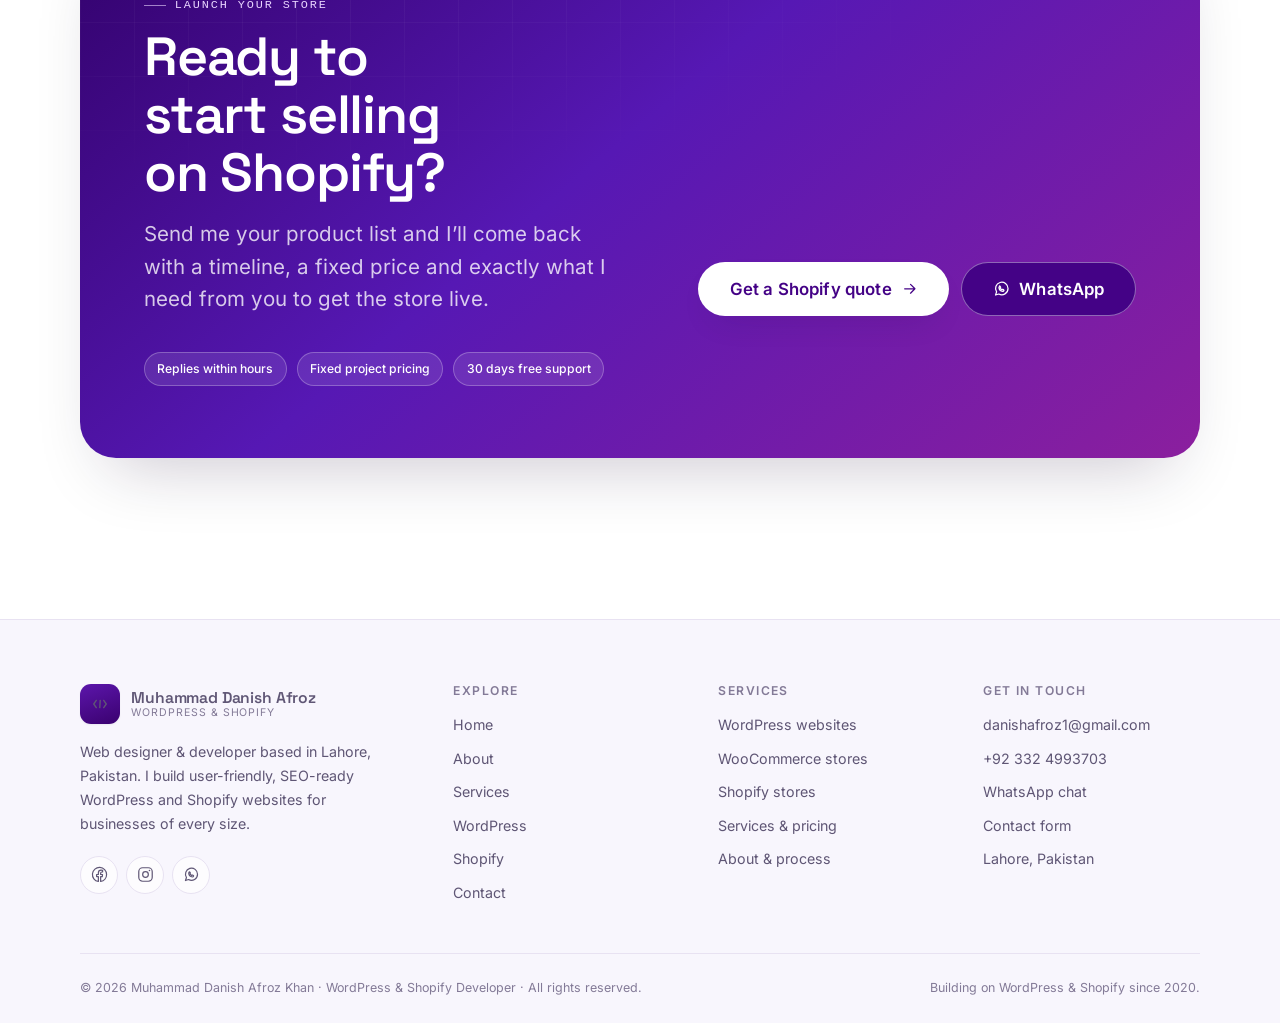
<file: shopify/index.html>
<!DOCTYPE html><html lang="en" data-theme="dark"> <head><meta charset="utf-8"><meta name="viewport" content="width=device-width, initial-scale=1"><title>Shopify Portfolio | Danish Afroz</title><meta name="description" content="Custom Shopify storefronts for retail, kids and beauty brands — theme customisation, product setup, payments and shipping by Danish Afroz Khan."><link rel="canonical" href="https://danishafroz.42web.io/shopify/"><link rel="icon" href="../favicon.svg" type="image/svg+xml"><link rel="apple-touch-icon" href="../apple-touch-icon.png"><link rel="manifest" href="../site.webmanifest"><meta name="theme-color" content="#0a0512" media="(prefers-color-scheme: dark)"><meta name="theme-color" content="#ffffff" media="(prefers-color-scheme: light)"><meta name="author" content="Muhammad Danish Afroz Khan"><meta name="generator" content="Astro v5.18.2"><meta property="og:type" content="website"><meta property="og:site_name" content="Danish Afroz — WordPress &#38; Shopify Developer"><meta property="og:title" content="Shopify Portfolio | Danish Afroz"><meta property="og:description" content="Custom Shopify storefronts for retail, kids and beauty brands — theme customisation, product setup, payments and shipping by Danish Afroz Khan."><meta property="og:url" content="https://danishafroz.42web.io/shopify/"><meta property="og:image" content="https://danishafroz.42web.io/og-default.png"><meta property="og:image:width" content="1200"><meta property="og:image:height" content="630"><meta property="og:locale" content="en_US"><meta name="twitter:card" content="summary_large_image"><meta name="twitter:title" content="Shopify Portfolio | Danish Afroz"><meta name="twitter:description" content="Custom Shopify storefronts for retail, kids and beauty brands — theme customisation, product setup, payments and shipping by Danish Afroz Khan."><meta name="twitter:image" content="https://danishafroz.42web.io/og-default.png"><script data-cfasync="false">
      // Apply the saved theme before first paint to avoid a flash.
      (function () {
        // Signal that JS is running so reveal animations can safely hide content.
        document.documentElement.classList.add('js');
        try {
          var saved = localStorage.getItem('mdak-theme');
          var prefersLight = window.matchMedia('(prefers-color-scheme: light)').matches;
          var theme = saved || (prefersLight ? 'light' : 'dark');
          document.documentElement.dataset.theme = theme;
        } catch (e) {}
      })();
    </script><script type="application/ld+json">{"@context":"https://schema.org","@graph":[{"@type":"Person","@id":"https://danishafroz.42web.io/#person","name":"Muhammad Danish Afroz Khan","alternateName":"Danish Afroz","jobTitle":"Web Designer & Developer","description":"Web Designer & Developer based in Lahore, Pakistan. I enjoy building user-friendly and SEO based websites.","url":"https://danishafroz.42web.io","image":"https://danishafroz.42web.io/images/brand/danish-afroz.webp","address":{"@type":"PostalAddress","addressLocality":"Lahore","addressCountry":"PK"},"telephone":"+923324993703","email":"danishafroz1@gmail.com","sameAs":["https://www.facebook.com/people/Muhammad-Danish-Afroz-Khan/61552618823687/","https://www.instagram.com/muhammaddanishafroz/"],"knowsAbout":["WordPress","Shopify","WooCommerce","Web Design","Web Development","SEO","E-commerce"]},{"@type":"ProfessionalService","@id":"https://danishafroz.42web.io/#business","name":"Danish Afroz — Web Design & Development","description":"Specialist in WordPress Web Design, Development and Shopify Development","url":"https://danishafroz.42web.io","telephone":"+923324993703","priceRange":"PKR 10,000 – PKR 35,000+","areaServed":["Pakistan","Worldwide"],"address":{"@type":"PostalAddress","addressLocality":"Lahore","addressCountry":"PK"},"founder":{"@id":"https://danishafroz.42web.io/#person"}},{"@type":"WebSite","@id":"https://danishafroz.42web.io/#website","url":"https://danishafroz.42web.io","name":"Danish Afroz — WordPress & Shopify Developer","publisher":{"@id":"https://danishafroz.42web.io/#person"},"inLanguage":"en"}]}</script><link rel="stylesheet" href="../_astro/about.DSqc_ipt.css"></head> <body> <a class="skip-link" href="#main">Skip to content</a> <header class="site-header" id="site-header"> <div class="container header-inner"> <a class="brand" href="../index.html" aria-label="Muhammad Danish Afroz Khan — home"> <span class="brand__mark"><svg class="brand__logo" viewBox="0 0 64 64" fill="none" aria-hidden="true" focusable="false"> <g stroke="currentColor" stroke-width="4" stroke-linecap="round" stroke-linejoin="round"> <path d="M21.2 21.5 13.8 32l7.4 10.5"></path> <path d="M42.8 21.5 50.2 32l-7.4 10.5"></path> <path d="M31.4 42.5 32.6 21.5"></path> </g> </svg></span> <span class="brand__text"> <span class="brand__name">Muhammad Danish Afroz</span> <span class="brand__sub">WordPress &amp; Shopify</span> </span> </a> <nav class="nav" id="primary-nav" aria-label="Primary"> <a href="../index.html">Home</a><a href="../about/index.html">About</a><a href="../services/index.html">Services</a><a href="../wordpress/index.html">WordPress</a><a href="../shopify/index.html" aria-current="page">Shopify</a><a href="../contact/index.html">Contact</a> </nav> <div class="header-actions"> <button class="theme-toggle" type="button" id="theme-toggle" aria-label="Switch colour theme"> <svg class="icon-sun" viewBox="0 0 24 24" fill="none" stroke="currentColor" stroke-width="1.7" stroke-linecap="round" stroke-linejoin="round" aria-hidden="true" focusable="false"><circle cx="12" cy="12" r="4.2"/><path d="M12 2v2.5M12 19.5V22M2 12h2.5M19.5 12H22M4.9 4.9l1.8 1.8M17.3 17.3l1.8 1.8M19.1 4.9l-1.8 1.8M6.7 17.3l-1.8 1.8"/></svg> <svg class="icon-moon" viewBox="0 0 24 24" fill="none" stroke="currentColor" stroke-width="1.7" stroke-linecap="round" stroke-linejoin="round" aria-hidden="true" focusable="false"><path d="M21 13.2A8.5 8.5 0 1 1 10.8 3a7 7 0 0 0 10.2 10.2Z"/></svg> </button> <a class="btn btn--primary btn--sm" href="https://api.whatsapp.com/send?phone=923324993703&text=Hi%20Danish%2C%20I%20would%20like%20to%20discuss%20a%20website%20project." target="_blank" rel="noopener">
Hire me <svg viewBox="0 0 24 24" fill="none" stroke="currentColor" stroke-width="1.7" stroke-linecap="round" stroke-linejoin="round" aria-hidden="true" focusable="false"><path d="M5 12h14M13 6l6 6-6 6"/></svg> </a> <button class="nav-toggle" type="button" id="nav-toggle" aria-expanded="false" aria-controls="primary-nav" aria-label="Toggle navigation menu"> <svg class="icon-menu" viewBox="0 0 24 24" fill="none" stroke="currentColor" stroke-width="1.7" stroke-linecap="round" stroke-linejoin="round" aria-hidden="true" focusable="false"><path d="M3 6h18M3 12h18M3 18h18"/></svg> <svg class="icon-close" viewBox="0 0 24 24" fill="none" stroke="currentColor" stroke-width="1.7" stroke-linecap="round" stroke-linejoin="round" aria-hidden="true" focusable="false"><path d="M18 6 6 18M6 6l12 12"/></svg> </button> </div> </div> </header> <main id="main">  <section class="page-hero bg-glow"> <div class="container"> <div class="page-hero__inner"> <nav class="breadcrumbs" aria-label="Breadcrumb"> <a href="../index.html">Home</a><span aria-hidden="true">/</span><span>Shopify</span> </nav> <p class="eyebrow">Shopify projects</p> <h1 style="margin-top:0.75rem">
Shopify stores built<br><span class="grad-text">for how people buy</span> </h1> <p class="lead" style="max-width:58ch">
Shopify is a powerful e-commerce platform that lets you build and manage an online store — ideal
          for businesses of all sizes that want to sell online without wrestling with the technical side.
</p> <div class="page-hero__stats"> <div><strong>3</strong><span>Shopify storefronts</span></div> <div><strong>30</strong><span>Products set up per plan</span></div> <div><strong>4</strong><span>Payment options integrated</span></div> <div><strong>30 days</strong><span>Free post-launch support</span></div> </div> </div> </div> </section>  <section class="section section--tight"> <div class="container"> <div class="split" style="align-items:flex-end; margin-bottom:1.75rem"> <div data-reveal> <p class="eyebrow">Portfolio</p> <h2 style="margin-top:0.6rem">Check out some of my latest work</h2> </div> <p class="faint" style="max-width:38ch" data-reveal>
Storefront designs built on Shopify. Live links are available on request — these were built as
          client stores and brand showcases.
</p> </div> <div class="project-grid"> <div data-category="E-commerce" data-reveal="true" class="project project--static"> <div class="project__media"> <img src="../images/projects/shophub.webp" alt="ShopHub — website designed and developed by Muhammad Danish Afroz Khan" width="1200" height="675" loading="eager" decoding="async"> <span class="project__badge">E-commerce</span> </div> <div class="project__body"> <h3 class="project__title"> ShopHub  </h3> <p class="project__desc">Grab your everyday needs from one fast, mobile-first storefront.</p> <ul class="project__tags"> <li class="pill">Shopify</li><li class="pill">Multi-category Store</li><li class="pill">Cart &amp; Checkout</li> </ul> </div> </div><div data-category="E-commerce" data-reveal="true" class="project project--static"> <div class="project__media"> <img src="../images/projects/toybox.webp" alt="Toybox — website designed and developed by Muhammad Danish Afroz Khan" width="1200" height="675" loading="eager" decoding="async"> <span class="project__badge">E-commerce</span> </div> <div class="project__body"> <h3 class="project__title"> Toybox  </h3> <p class="project__desc">Toy box — a toys &amp; games collection built for kids and babies.</p> <ul class="project__tags"> <li class="pill">Shopify</li><li class="pill">Kids &amp; Baby</li><li class="pill">Collections</li> </ul> </div> </div><div data-category="E-commerce" data-reveal="true" class="project project--static"> <div class="project__media"> <img src="../images/projects/opal-glow.webp" alt="Opal Glow — website designed and developed by Muhammad Danish Afroz Khan" width="1200" height="675" loading="eager" decoding="async"> <span class="project__badge">E-commerce</span> </div> <div class="project__body"> <h3 class="project__title"> Opal Glow  </h3> <p class="project__desc">Beauty and personal care products, merchandised for conversion.</p> <ul class="project__tags"> <li class="pill">Shopify</li><li class="pill">Beauty &amp; Care</li><li class="pill">Product Pages</li> </ul> </div> </div> </div> <div class="notice" style="margin-top:2rem" data-reveal> <svg viewBox="0 0 24 24" fill="none" stroke="currentColor" stroke-width="1.7" stroke-linecap="round" stroke-linejoin="round" aria-hidden="true" focusable="false"><path d="M12 3v4M12 17v4M3 12h4M17 12h4"/><path d="m6.3 6.3 2.4 2.4M15.3 15.3l2.4 2.4M17.7 6.3l-2.4 2.4M8.7 15.3l-2.4 2.4"/></svg> <p style="margin:0">
Want to see a Shopify store in detail, or the admin side? Message me on WhatsApp and I’ll walk you
          through one live.
</p> </div> </div> </section>  <section class="section section--soft"> <div class="container"> <div class="section-head" data-reveal> <p class="eyebrow">What you get</p> <h2>A store that is ready to sell on day one</h2> <p>Not just a theme with your logo dropped in. Products, payments, shipping, SEO and analytics are all configured so the store works the moment it goes live.</p> </div> <div class="grid grid-4"> <article class="card" data-reveal style="--reveal-delay:0ms"> <div class="card__icon"><svg viewBox="0 0 24 24" fill="none" stroke="currentColor" stroke-width="1.7" stroke-linecap="round" stroke-linejoin="round" aria-hidden="true" focusable="false"><path d="M6 7h12l-1 13H7L6 7Z"/><path d="M9 7a3 3 0 0 1 6 0"/><path d="M10 12v3M14 12v3"/></svg></div> <h3>Theme setup &amp; customisation</h3> <p>Choose a proven theme, then reshape the sections so the storefront matches your brand rather than the template.</p> </article><article class="card" data-reveal style="--reveal-delay:60ms"> <div class="card__icon"><svg viewBox="0 0 24 24" fill="none" stroke="currentColor" stroke-width="1.7" stroke-linecap="round" stroke-linejoin="round" aria-hidden="true" focusable="false"><circle cx="9" cy="20" r="1.5"/><circle cx="18" cy="20" r="1.5"/><path d="M2 3h2.5l2.6 12.4A2 2 0 0 0 9 17h10"/></svg></div> <h3>Products &amp; collections</h3> <p>Up to 30 products added with clean titles, descriptions, variants, categories and filters that make browsing easy.</p> </article><article class="card" data-reveal style="--reveal-delay:120ms"> <div class="card__icon"><svg viewBox="0 0 24 24" fill="none" stroke="currentColor" stroke-width="1.7" stroke-linecap="round" stroke-linejoin="round" aria-hidden="true" focusable="false"><path d="M20.6 13.4 12.4 21.6a2 2 0 0 1-2.8 0l-7.2-7.2a2 2 0 0 1-.6-1.4V4a2 2 0 0 1 2-2h9a2 2 0 0 1 1.4.6l6.4 6.4a2 2 0 0 1 0 2.4Z"/><circle cx="7.5" cy="7.5" r="1.3"/></svg></div> <h3>Payments &amp; shipping</h3> <p>JazzCash, EasyPaisa, cash on delivery, card and Shopify Payments configured for your market, plus shipping rates and zones.</p> </article><article class="card" data-reveal style="--reveal-delay:180ms"> <div class="card__icon"><svg viewBox="0 0 24 24" fill="none" stroke="currentColor" stroke-width="1.7" stroke-linecap="round" stroke-linejoin="round" aria-hidden="true" focusable="false"><circle cx="10.5" cy="10.5" r="7"/><path d="m20 20-4.5-4.5"/><path d="M7 11.5l2 2 4-5"/></svg></div> <h3>Store SEO &amp; analytics</h3> <p>Collection and product page SEO, image compression, conversion tracking and Search Console connected before launch.</p> </article> </div> </div> </section>  <section class="section"> <div class="container"> <div class="split" style="align-items:start"> <div> <div class="section-head" data-reveal> <p class="eyebrow">Shopify Store Plan</p> <h2>Everything in the build,<br />for one fixed price</h2> <p>PKR 35,000 for one complete Shopify store. Additional products are PKR 500 each, and custom Shopify features are quoted per task before any work starts.</p> </div> <div class="cluster" style="gap:0.75rem" data-reveal> <a class="btn btn--primary btn--lg" href="https://api.whatsapp.com/send?phone=923324993703&text=Hi%20Danish%2C%20I%20want%20to%20build%20a%20Shopify%20store.%20Can%20we%20discuss%20the%20PKR%2035%2C000%20plan%3F" target="_blank" rel="noopener">
Start my Shopify store <svg viewBox="0 0 24 24" fill="none" stroke="currentColor" stroke-width="1.7" stroke-linecap="round" stroke-linejoin="round" aria-hidden="true" focusable="false"><path d="M5 12h14M13 6l6 6-6 6"/></svg> </a> <a class="btn btn--ghost btn--lg" href="../services/index.html">Compare all plans</a> </div> </div> <ul class="check-list" data-reveal> <li><svg viewBox="0 0 24 24" fill="none" stroke="currentColor" stroke-width="1.7" stroke-linecap="round" stroke-linejoin="round" aria-hidden="true" focusable="false"><path d="m20 6-11 11-5-5"/></svg> <span>Shopify theme installation &amp; customisation</span></li><li><svg viewBox="0 0 24 24" fill="none" stroke="currentColor" stroke-width="1.7" stroke-linecap="round" stroke-linejoin="round" aria-hidden="true" focusable="false"><path d="m20 6-11 11-5-5"/></svg> <span>Up to 30 products added</span></li><li><svg viewBox="0 0 24 24" fill="none" stroke="currentColor" stroke-width="1.7" stroke-linecap="round" stroke-linejoin="round" aria-hidden="true" focusable="false"><path d="m20 6-11 11-5-5"/></svg> <span>Basic store pages setup</span></li><li><svg viewBox="0 0 24 24" fill="none" stroke="currentColor" stroke-width="1.7" stroke-linecap="round" stroke-linejoin="round" aria-hidden="true" focusable="false"><path d="m20 6-11 11-5-5"/></svg> <span>Mobile-responsive design</span></li><li><svg viewBox="0 0 24 24" fill="none" stroke="currentColor" stroke-width="1.7" stroke-linecap="round" stroke-linejoin="round" aria-hidden="true" focusable="false"><path d="m20 6-11 11-5-5"/></svg> <span>Payment gateway configuration</span></li><li><svg viewBox="0 0 24 24" fill="none" stroke="currentColor" stroke-width="1.7" stroke-linecap="round" stroke-linejoin="round" aria-hidden="true" focusable="false"><path d="m20 6-11 11-5-5"/></svg> <span>Advanced SEO &amp; product SEO setup</span></li><li><svg viewBox="0 0 24 24" fill="none" stroke="currentColor" stroke-width="1.7" stroke-linecap="round" stroke-linejoin="round" aria-hidden="true" focusable="false"><path d="m20 6-11 11-5-5"/></svg> <span>Shipping integration</span></li><li><svg viewBox="0 0 24 24" fill="none" stroke="currentColor" stroke-width="1.7" stroke-linecap="round" stroke-linejoin="round" aria-hidden="true" focusable="false"><path d="m20 6-11 11-5-5"/></svg> <span>Speed &amp; performance optimisation</span></li><li><svg viewBox="0 0 24 24" fill="none" stroke="currentColor" stroke-width="1.7" stroke-linecap="round" stroke-linejoin="round" aria-hidden="true" focusable="false"><path d="m20 6-11 11-5-5"/></svg> <span>Enhanced security features</span></li><li><svg viewBox="0 0 24 24" fill="none" stroke="currentColor" stroke-width="1.7" stroke-linecap="round" stroke-linejoin="round" aria-hidden="true" focusable="false"><path d="m20 6-11 11-5-5"/></svg> <span>Google Analytics &amp; conversion tracking</span></li><li><svg viewBox="0 0 24 24" fill="none" stroke="currentColor" stroke-width="1.7" stroke-linecap="round" stroke-linejoin="round" aria-hidden="true" focusable="false"><path d="m20 6-11 11-5-5"/></svg> <span>Social media integration</span></li><li><svg viewBox="0 0 24 24" fill="none" stroke="currentColor" stroke-width="1.7" stroke-linecap="round" stroke-linejoin="round" aria-hidden="true" focusable="false"><path d="m20 6-11 11-5-5"/></svg> <span>Domain &amp; hosting guidance</span></li><li><svg viewBox="0 0 24 24" fill="none" stroke="currentColor" stroke-width="1.7" stroke-linecap="round" stroke-linejoin="round" aria-hidden="true" focusable="false"><path d="m20 6-11 11-5-5"/></svg> <span>1 month free support</span></li> </ul> </div> </div> </section> <section class="section section--tight"> <div class="container"> <div class="cta" data-reveal> <div class="split" style="align-items:flex-end"> <div> <p class="eyebrow">Launch your store</p> <h2 style="margin-top:0.75rem; max-width:24ch">Ready to start selling on Shopify?</h2> <p class="lead" style="margin-top:1rem; max-width:52ch">Send me your product list and I’ll come back with a timeline, a fixed price and exactly what I need from you to get the store live.</p> </div> <div class="cluster" style="justify-content:flex-end; gap:0.75rem"> <a class="btn btn--white btn--lg" href="../contact/index.html">Get a Shopify quote <svg viewBox="0 0 24 24" fill="none" stroke="currentColor" stroke-width="1.7" stroke-linecap="round" stroke-linejoin="round" aria-hidden="true" focusable="false"><path d="M5 12h14M13 6l6 6-6 6"/></svg></a> <a class="btn btn--lg" style="border-color:rgba(255,255,255,0.4);color:#fff" href="https://api.whatsapp.com/send?phone=923324993703&text=Hi%20Danish%2C%20I%20would%20like%20to%20discuss%20a%20website%20project." target="_blank" rel="noopener"> <svg viewBox="0 0 24 24" fill="none" stroke="currentColor" stroke-width="1.7" stroke-linecap="round" stroke-linejoin="round" aria-hidden="true" focusable="false"><path d="M20.5 11.6a8.5 8.5 0 0 1-12.6 7.5L3.5 20.5l1.4-4.3A8.5 8.5 0 1 1 20.5 11.6Z"/><path d="M8.8 8.2c.3-.1.6 0 .8.3l.7 1.2c.1.2.1.5 0 .7l-.5.6c.5 1 1.3 1.8 2.3 2.3l.6-.5c.2-.1.5-.1.7 0l1.2.7c.3.2.4.5.3.8-.2.7-.9 1.2-1.6 1.2-2.8-.2-5-2.4-5.2-5.2 0-.8.4-1.5 1.1-1.7Z"/></svg> WhatsApp
</a> </div> </div> <ul class="cluster" style="margin-top:2.25rem; gap:0.6rem"> <li class="pill" style="border-color:rgba(255,255,255,0.25);background:rgba(255,255,255,0.1);color:#fff">Replies within hours</li> <li class="pill" style="border-color:rgba(255,255,255,0.25);background:rgba(255,255,255,0.1);color:#fff">Fixed project pricing</li> <li class="pill" style="border-color:rgba(255,255,255,0.25);background:rgba(255,255,255,0.1);color:#fff">30 days free support</li> </ul> </div> </div> </section>  </main> <footer class="site-footer"> <div class="container"> <div class="footer-top"> <div class="footer-col footer-about"> <a class="brand" href="../index.html"> <span class="brand__mark"><svg viewBox="0 0 64 64" fill="none" aria-hidden="true" focusable="false"> <g stroke="currentColor" stroke-width="4" stroke-linecap="round" stroke-linejoin="round"> <path d="M21.2 21.5 13.8 32l7.4 10.5"></path> <path d="M42.8 21.5 50.2 32l-7.4 10.5"></path> <path d="M31.4 42.5 32.6 21.5"></path> </g> </svg></span> <span class="brand__text"> <span class="brand__name">Muhammad Danish Afroz</span> <span class="brand__sub">WordPress &amp; Shopify</span> </span> </a> <p>
Web designer &amp; developer based in Lahore, Pakistan. I build user-friendly,
              SEO-ready WordPress and Shopify websites for businesses of every size.
</p> <div class="socials" style="margin-top:1.25rem"> <a href="https://www.facebook.com/people/Muhammad-Danish-Afroz-Khan/61552618823687/" target="_blank" rel="noopener" aria-label="Facebook"><svg viewBox="0 0 24 24" fill="none" stroke="currentColor" stroke-width="1.7" stroke-linecap="round" stroke-linejoin="round" aria-hidden="true" focusable="false"><path d="M22 12a10 10 0 1 0-11.6 9.9v-7h-2.5V12h2.5V9.8c0-2.5 1.5-3.9 3.8-3.9 1.1 0 2.2.2 2.2.2v2.4h-1.2c-1.2 0-1.6.8-1.6 1.6V12h2.7l-.4 2.9h-2.3v7A10 10 0 0 0 22 12Z"/></svg></a> <a href="https://www.instagram.com/muhammaddanishafroz/" target="_blank" rel="noopener" aria-label="Instagram"><svg viewBox="0 0 24 24" fill="none" stroke="currentColor" stroke-width="1.7" stroke-linecap="round" stroke-linejoin="round" aria-hidden="true" focusable="false"><rect x="2.5" y="2.5" width="19" height="19" rx="5.5"/><circle cx="12" cy="12" r="4"/><circle cx="17.6" cy="6.4" r="1.1" fill="currentColor" stroke="none"/></svg></a> <a href="https://api.whatsapp.com/send?phone=923324993703&text=Hi%20Danish%2C%20I%20would%20like%20to%20discuss%20a%20website%20project." target="_blank" rel="noopener" aria-label="WhatsApp"><svg viewBox="0 0 24 24" fill="none" stroke="currentColor" stroke-width="1.7" stroke-linecap="round" stroke-linejoin="round" aria-hidden="true" focusable="false"><path d="M20.5 11.6a8.5 8.5 0 0 1-12.6 7.5L3.5 20.5l1.4-4.3A8.5 8.5 0 1 1 20.5 11.6Z"/><path d="M8.8 8.2c.3-.1.6 0 .8.3l.7 1.2c.1.2.1.5 0 .7l-.5.6c.5 1 1.3 1.8 2.3 2.3l.6-.5c.2-.1.5-.1.7 0l1.2.7c.3.2.4.5.3.8-.2.7-.9 1.2-1.6 1.2-2.8-.2-5-2.4-5.2-5.2 0-.8.4-1.5 1.1-1.7Z"/></svg></a> </div> </div> <div class="footer-col"> <h4>Explore</h4> <ul> <li><a href="../index.html">Home</a></li><li><a href="../about/index.html">About</a></li><li><a href="../services/index.html">Services</a></li><li><a href="../wordpress/index.html">WordPress</a></li><li><a href="../shopify/index.html">Shopify</a></li><li><a href="../contact/index.html">Contact</a></li> </ul> </div> <div class="footer-col"> <h4>Services</h4> <ul> <li><a href="../wordpress/index.html">WordPress websites</a></li> <li><a href="../wordpress/index.html">WooCommerce stores</a></li> <li><a href="../shopify/index.html">Shopify stores</a></li> <li><a href="../services/index.html">Services &amp; pricing</a></li> <li><a href="../about/index.html">About &amp; process</a></li> </ul> </div> <div class="footer-col"> <h4>Get in touch</h4> <ul> <li><a href="mailto:danishafroz1@gmail.com">danishafroz1@gmail.com</a></li> <li><a href="tel:+923324993703">+92 332 4993703</a></li> <li><a href="https://api.whatsapp.com/send?phone=923324993703&text=Hi%20Danish%2C%20I%20would%20like%20to%20discuss%20a%20website%20project." target="_blank" rel="noopener">WhatsApp chat</a></li> <li><a href="../contact/index.html">Contact form</a></li> <li>Lahore, Pakistan</li> </ul> </div> </div> <div class="footer-bottom"> <p>© 2026 Muhammad Danish Afroz Khan · WordPress &amp; Shopify Developer · All rights reserved.</p> <p>Building on WordPress &amp; Shopify since 2020.</p> </div> </div> </footer> <script type="module">const v=document.getElementById("site-header"),m=()=>v?.classList.toggle("is-stuck",window.scrollY>8);m();addEventListener("scroll",m,{passive:!0});const i=document.documentElement;document.getElementById("theme-toggle")?.addEventListener("click",()=>{const e=i.dataset.theme==="dark"?"light":"dark";i.dataset.theme=e;try{localStorage.setItem("mdak-theme",e)}catch{}});const s=document.getElementById("nav-toggle"),o=document.getElementById("primary-nav"),r=()=>{o?.classList.remove("is-open"),s?.setAttribute("aria-expanded","false")};s?.addEventListener("click",()=>{const e=o?.classList.toggle("is-open");s.setAttribute("aria-expanded",String(!!e))});o?.addEventListener("click",e=>{e.target.closest("a")&&r()});addEventListener("keydown",e=>{e.key==="Escape"&&r()});addEventListener("resize",()=>{innerWidth>900&&r()});const d=document.querySelectorAll("[data-reveal]"),u=matchMedia("(prefers-reduced-motion: reduce)").matches;if(u||!("IntersectionObserver"in window))d.forEach(e=>e.classList.add("is-visible"));else{const e=new IntersectionObserver(t=>{t.forEach(n=>{n.isIntersecting&&(n.target.classList.add("is-visible"),e.unobserve(n.target))})},{rootMargin:"0px 0px -8% 0px",threshold:.06});d.forEach(t=>e.observe(t))}const l=document.querySelectorAll("[data-count-to]"),f=e=>{const t=Number(e.dataset.countTo||0);if(e.textContent="0",u){e.textContent=String(t);return}const n=1300,g=performance.now(),a=h=>{const c=Math.min((h-g)/n,1);e.textContent=String(Math.round(t*(1-Math.pow(1-c,3)))),c<1&&requestAnimationFrame(a)};requestAnimationFrame(a)};if(l.length){const e=new IntersectionObserver(t=>{t.forEach(n=>{n.isIntersecting&&(f(n.target),e.unobserve(n.target))})},{threshold:.4});l.forEach(t=>e.observe(t))}</script> </body> </html>
</file>
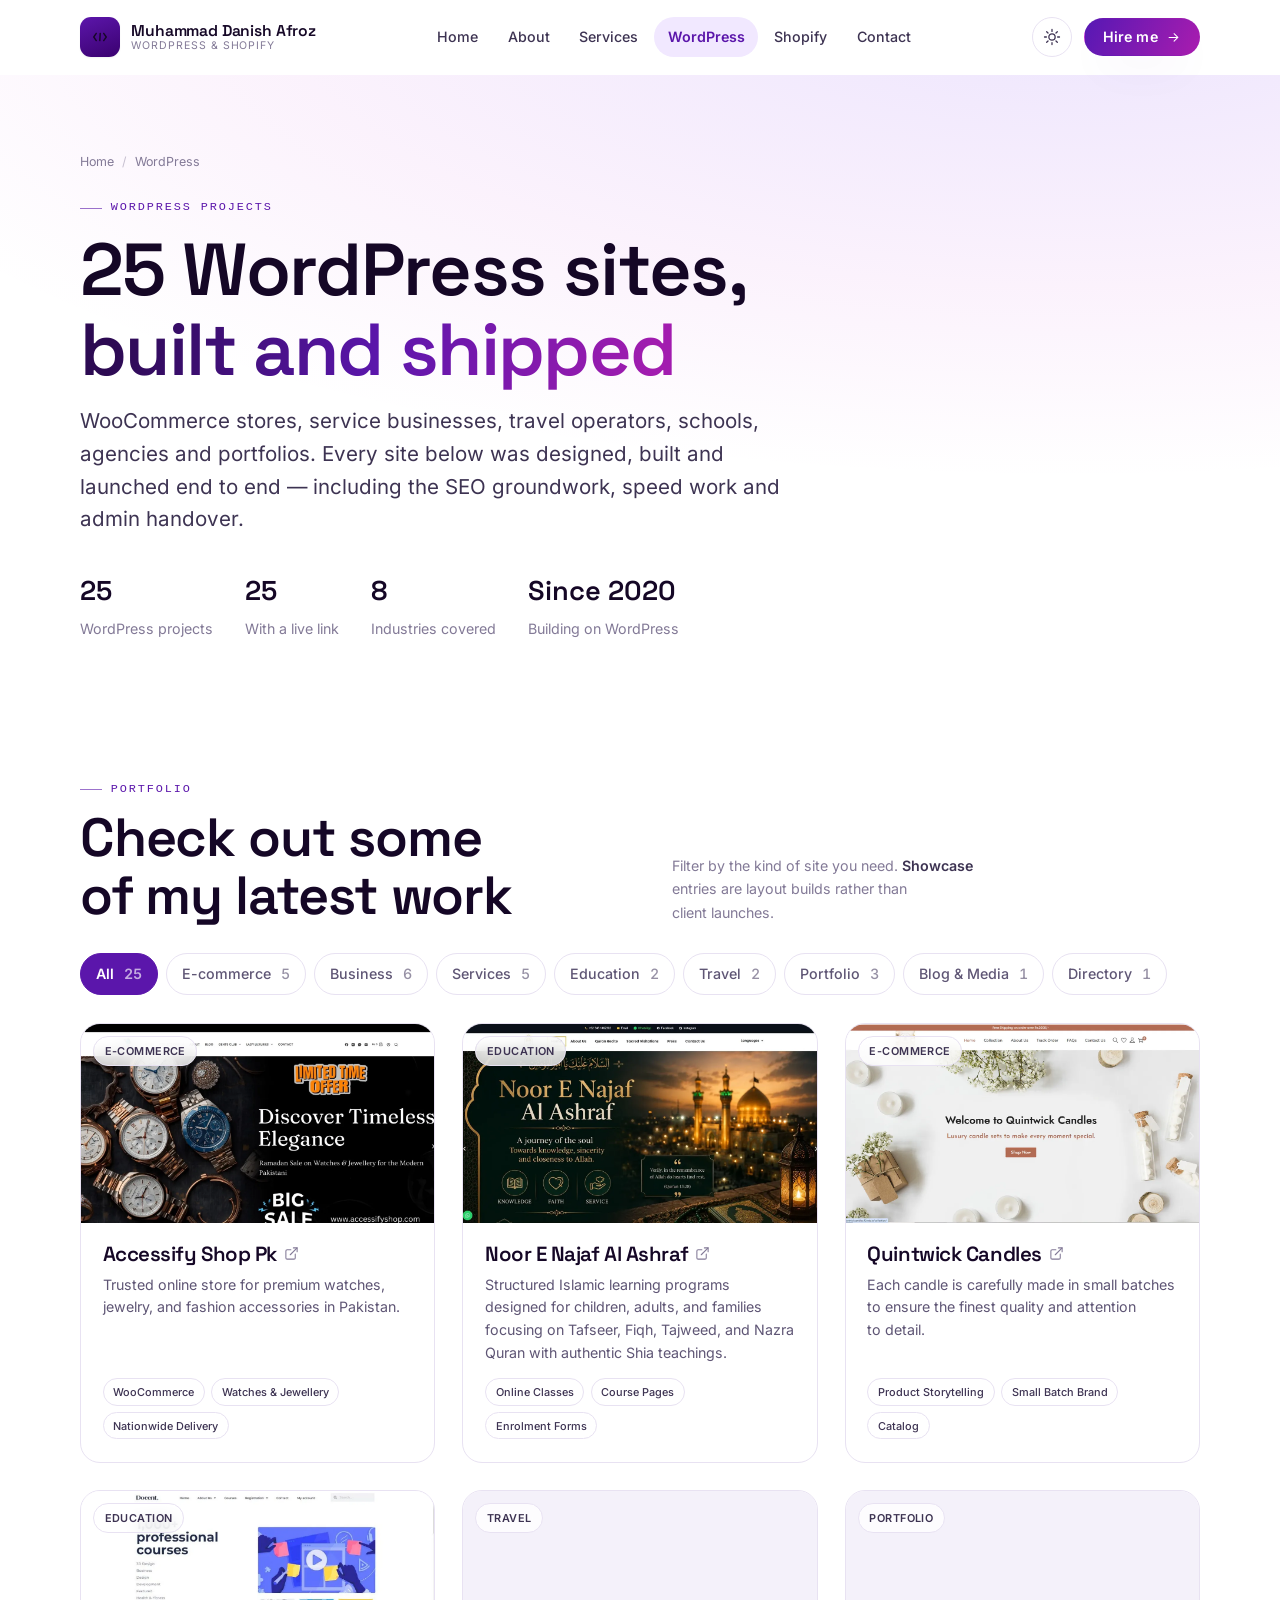
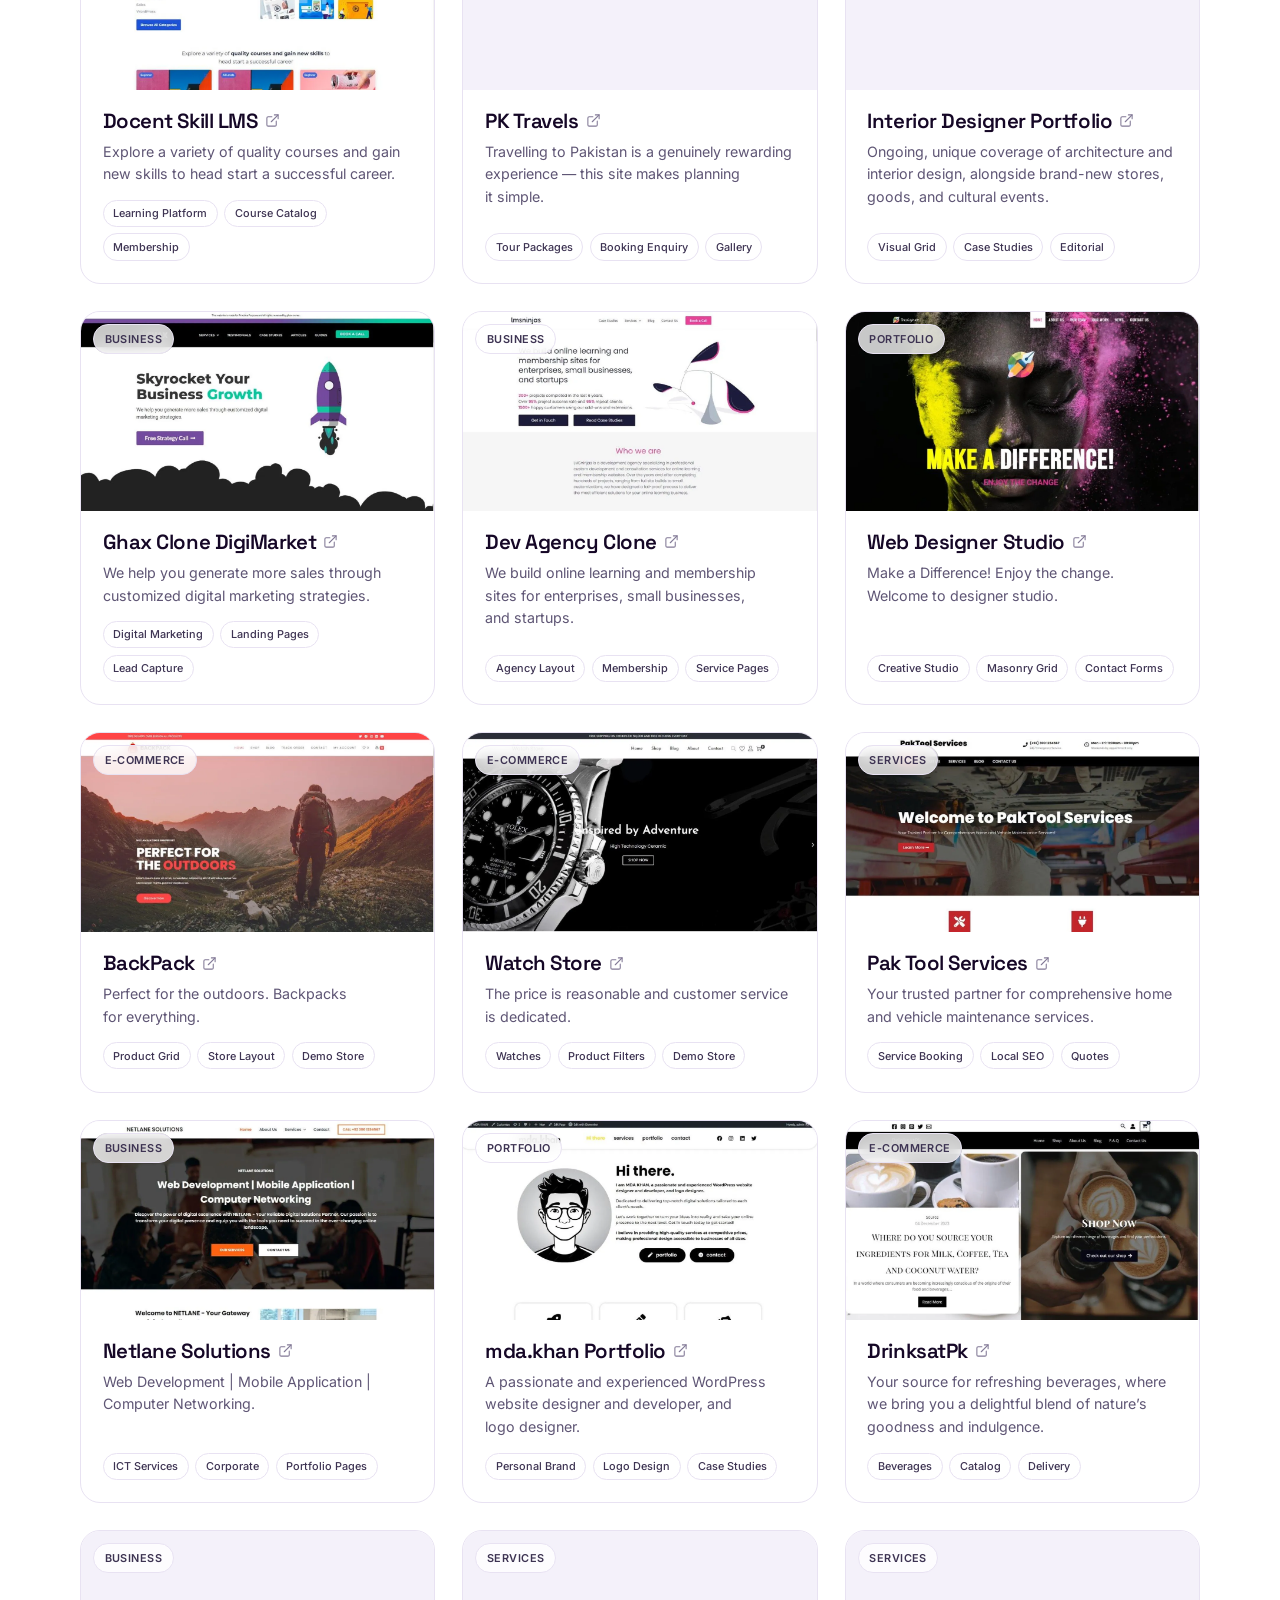
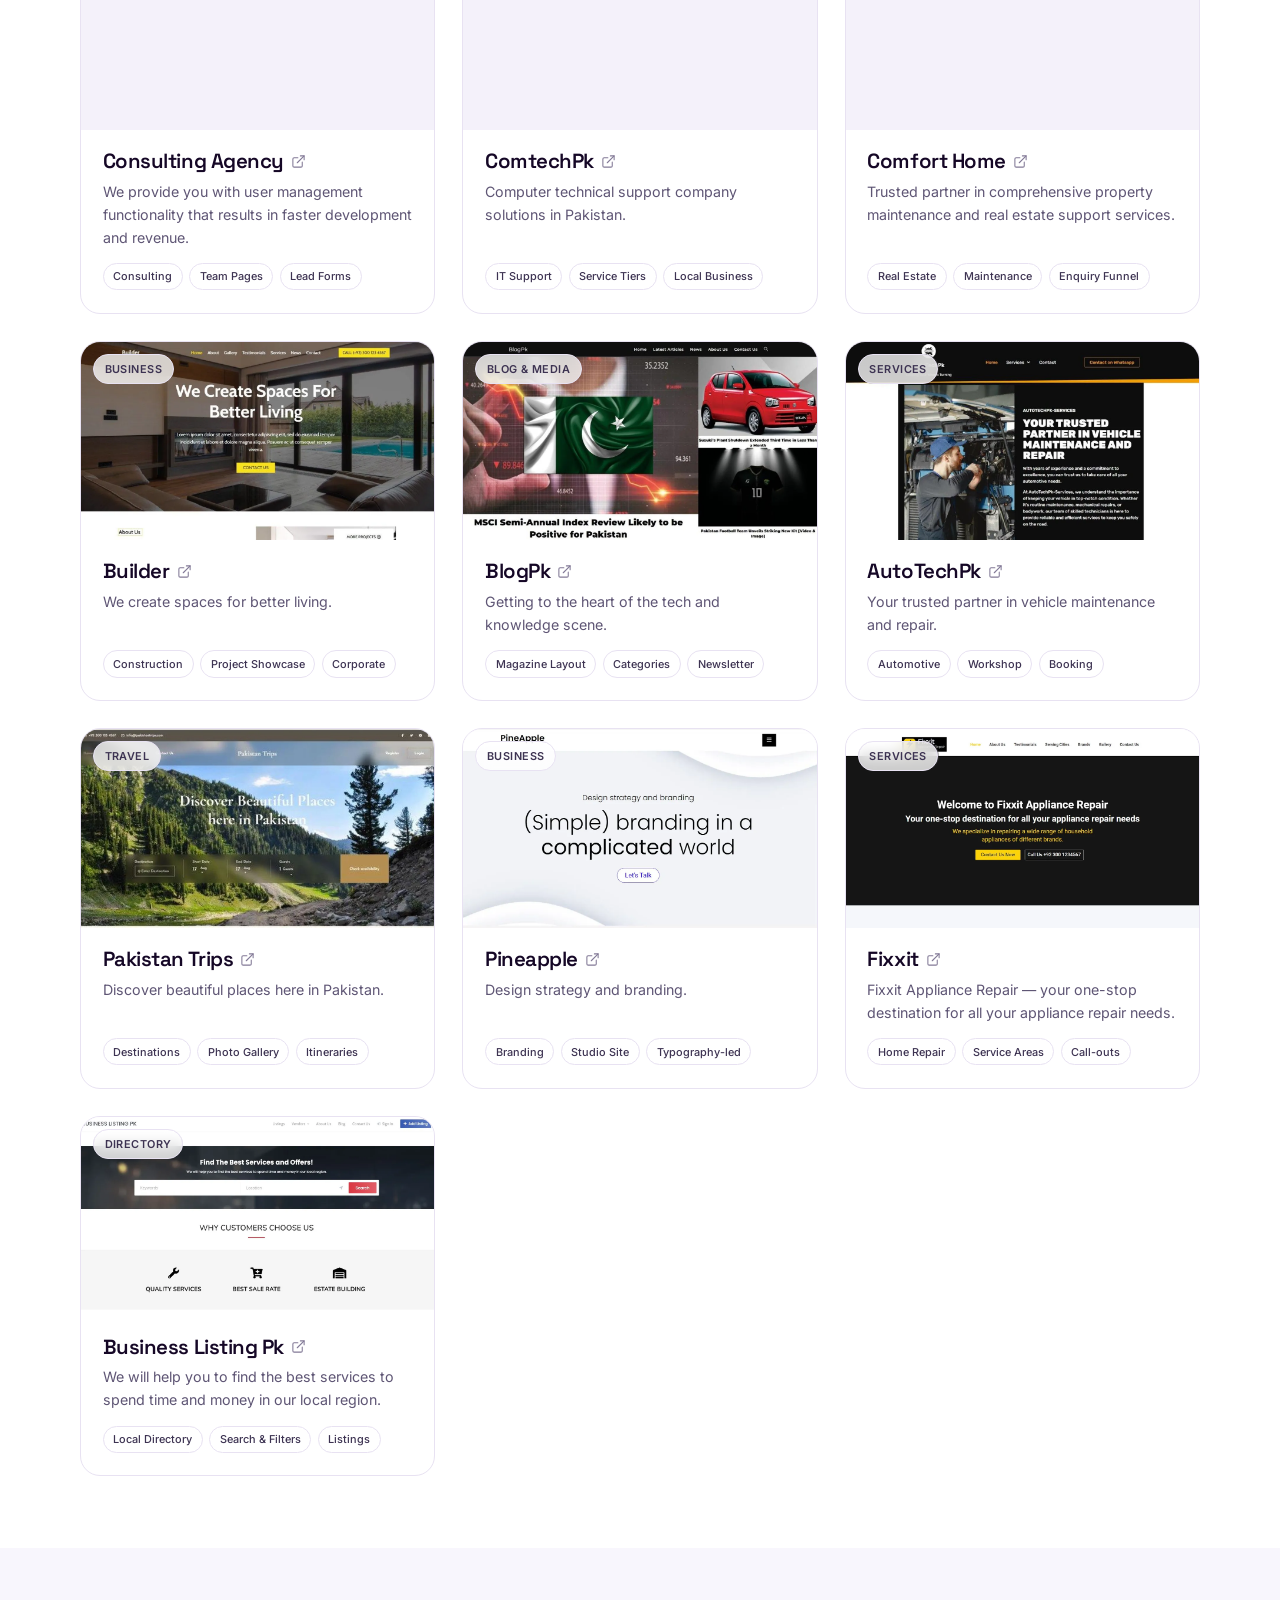
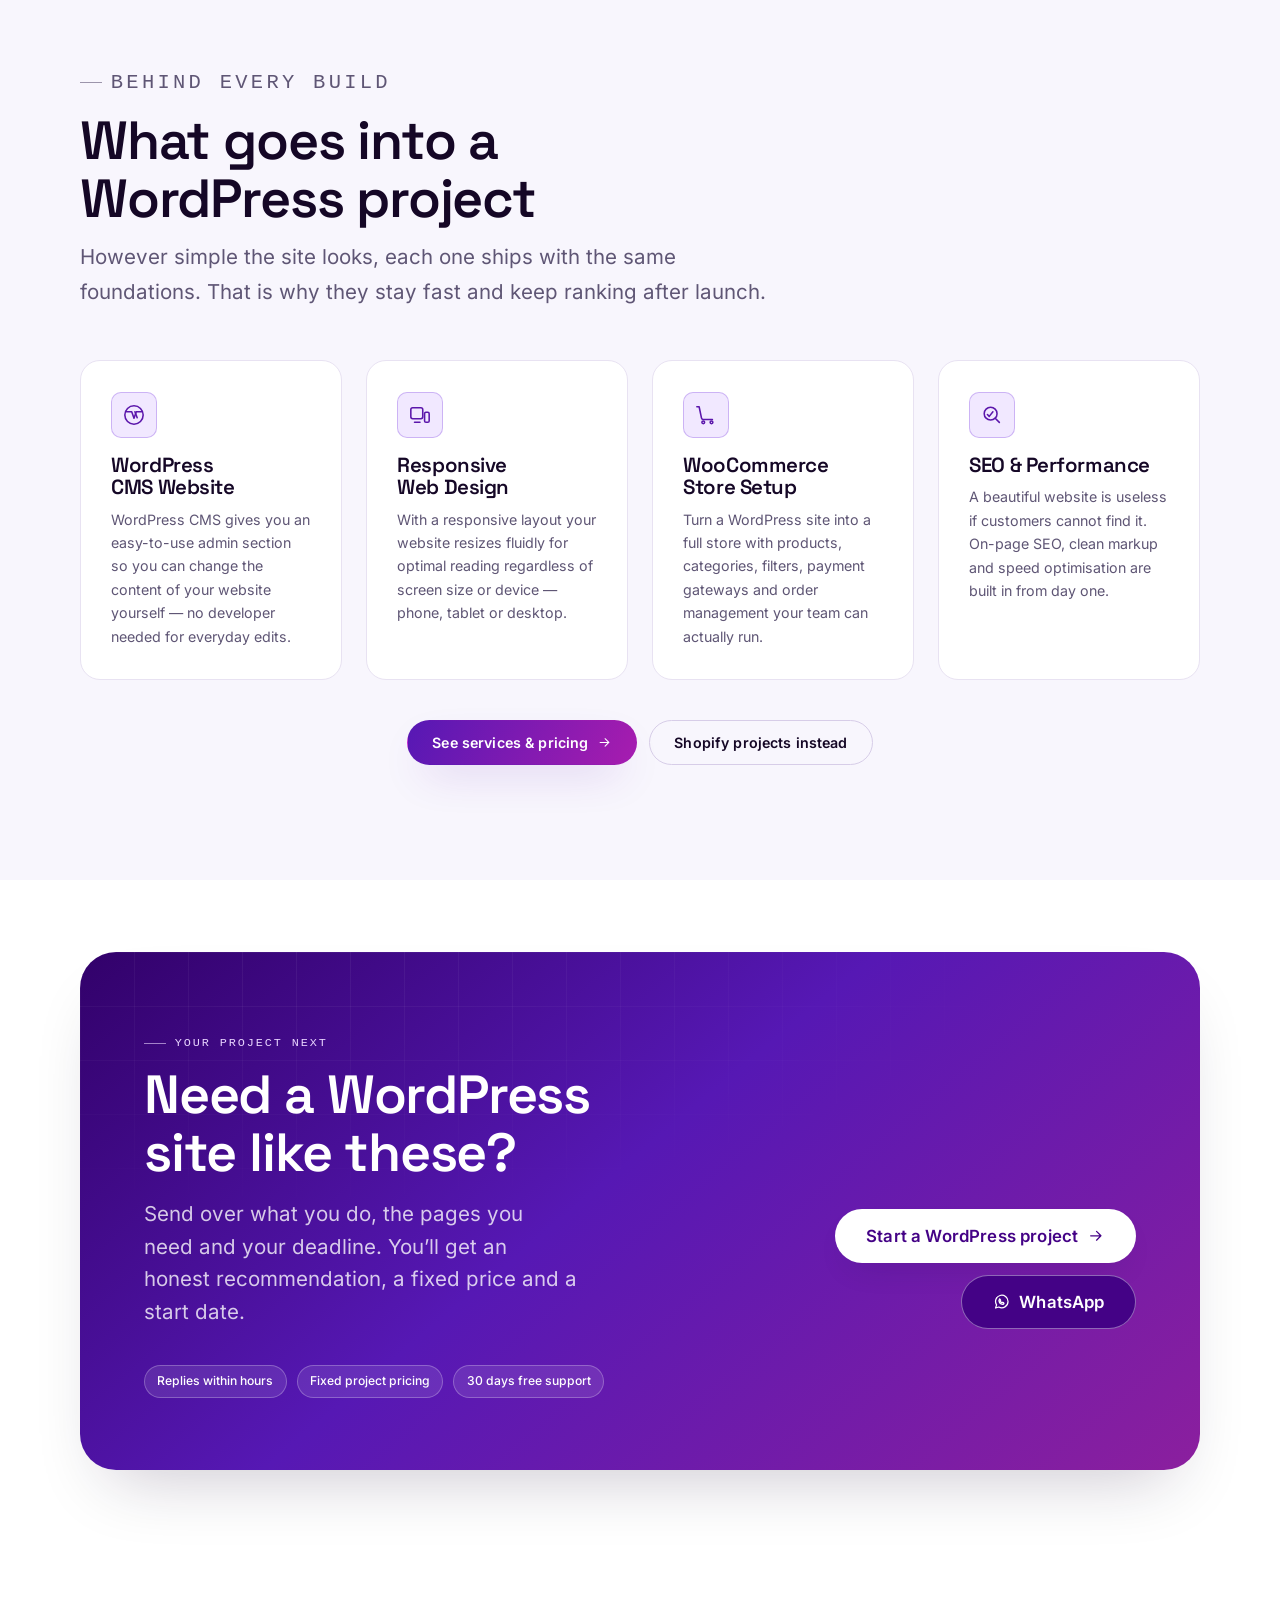
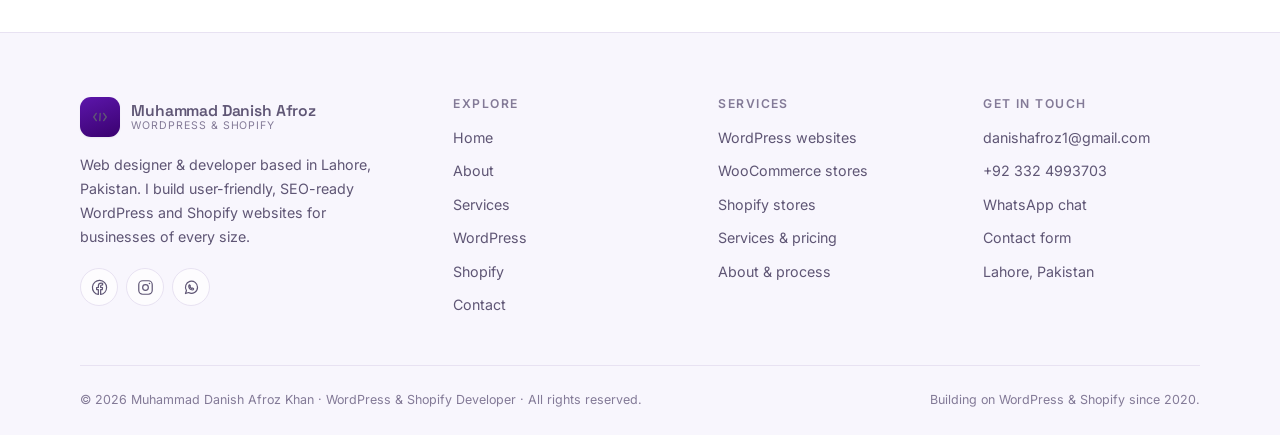
<file: wordpress/index.html>
<!DOCTYPE html><html lang="en" data-theme="dark"> <head><meta charset="utf-8"><meta name="viewport" content="width=device-width, initial-scale=1"><title>WordPress Portfolio | Danish Afroz</title><meta name="description" content="Browse 25 WordPress and WooCommerce websites built by Danish Afroz Khan — online stores, service businesses, travel, education and portfolio sites, with live links."><link rel="canonical" href="https://danishafroz.42web.io/wordpress/"><link rel="icon" href="../favicon.svg" type="image/svg+xml"><link rel="apple-touch-icon" href="../apple-touch-icon.png"><link rel="manifest" href="../site.webmanifest"><meta name="theme-color" content="#0a0512" media="(prefers-color-scheme: dark)"><meta name="theme-color" content="#ffffff" media="(prefers-color-scheme: light)"><meta name="author" content="Muhammad Danish Afroz Khan"><meta name="generator" content="Astro v5.18.2"><meta property="og:type" content="website"><meta property="og:site_name" content="Danish Afroz — WordPress &#38; Shopify Developer"><meta property="og:title" content="WordPress Portfolio | Danish Afroz"><meta property="og:description" content="Browse 25 WordPress and WooCommerce websites built by Danish Afroz Khan — online stores, service businesses, travel, education and portfolio sites, with live links."><meta property="og:url" content="https://danishafroz.42web.io/wordpress/"><meta property="og:image" content="https://danishafroz.42web.io/og-default.png"><meta property="og:image:width" content="1200"><meta property="og:image:height" content="630"><meta property="og:locale" content="en_US"><meta name="twitter:card" content="summary_large_image"><meta name="twitter:title" content="WordPress Portfolio | Danish Afroz"><meta name="twitter:description" content="Browse 25 WordPress and WooCommerce websites built by Danish Afroz Khan — online stores, service businesses, travel, education and portfolio sites, with live links."><meta name="twitter:image" content="https://danishafroz.42web.io/og-default.png"><script data-cfasync="false">
      // Apply the saved theme before first paint to avoid a flash.
      (function () {
        // Signal that JS is running so reveal animations can safely hide content.
        document.documentElement.classList.add('js');
        try {
          var saved = localStorage.getItem('mdak-theme');
          var prefersLight = window.matchMedia('(prefers-color-scheme: light)').matches;
          var theme = saved || (prefersLight ? 'light' : 'dark');
          document.documentElement.dataset.theme = theme;
        } catch (e) {}
      })();
    </script><script type="application/ld+json">{"@context":"https://schema.org","@graph":[{"@type":"Person","@id":"https://danishafroz.42web.io/#person","name":"Muhammad Danish Afroz Khan","alternateName":"Danish Afroz","jobTitle":"Web Designer & Developer","description":"Web Designer & Developer based in Lahore, Pakistan. I enjoy building user-friendly and SEO based websites.","url":"https://danishafroz.42web.io","image":"https://danishafroz.42web.io/images/brand/danish-afroz.webp","address":{"@type":"PostalAddress","addressLocality":"Lahore","addressCountry":"PK"},"telephone":"+923324993703","email":"danishafroz1@gmail.com","sameAs":["https://www.facebook.com/people/Muhammad-Danish-Afroz-Khan/61552618823687/","https://www.instagram.com/muhammaddanishafroz/"],"knowsAbout":["WordPress","Shopify","WooCommerce","Web Design","Web Development","SEO","E-commerce"]},{"@type":"ProfessionalService","@id":"https://danishafroz.42web.io/#business","name":"Danish Afroz — Web Design & Development","description":"Specialist in WordPress Web Design, Development and Shopify Development","url":"https://danishafroz.42web.io","telephone":"+923324993703","priceRange":"PKR 10,000 – PKR 35,000+","areaServed":["Pakistan","Worldwide"],"address":{"@type":"PostalAddress","addressLocality":"Lahore","addressCountry":"PK"},"founder":{"@id":"https://danishafroz.42web.io/#person"}},{"@type":"WebSite","@id":"https://danishafroz.42web.io/#website","url":"https://danishafroz.42web.io","name":"Danish Afroz — WordPress & Shopify Developer","publisher":{"@id":"https://danishafroz.42web.io/#person"},"inLanguage":"en"}]}</script><script type="application/ld+json">{"@context":"https://schema.org","@type":"CollectionPage","name":"WordPress projects by Muhammad Danish Afroz Khan","description":"25 WordPress and WooCommerce websites designed and developed by Danish Afroz Khan.","url":"https://danishafroz.42web.io/wordpress","hasPart":[{"@type":"CreativeWork","name":"Accessify Shop Pk","description":"Trusted online store for premium watches, jewelry, and fashion accessories in Pakistan.","url":"https://accessifyshoppk.com"},{"@type":"CreativeWork","name":"Noor E Najaf Al Ashraf","description":"Structured Islamic learning programs designed for children, adults, and families focusing on Tafseer, Fiqh, Tajweed, and Nazra Quran with authentic Shia teachings.","url":"https://noorenajafalashraf.com"},{"@type":"CreativeWork","name":"Quintwick Candles","description":"Each candle is carefully made in small batches to ensure the finest quality and attention to detail.","url":"https://quintwickcandles.42web.io/"},{"@type":"CreativeWork","name":"Docent Skill LMS","description":"Explore a variety of quality courses and gain new skills to head start a successful career.","url":"http://skill.web1337.net/"},{"@type":"CreativeWork","name":"PK Travels","description":"Travelling to Pakistan is a genuinely rewarding experience — this site makes planning it simple.","url":"https://pk-travel.42web.io/"},{"@type":"CreativeWork","name":"Interior Designer Portfolio","description":"Ongoing, unique coverage of architecture and interior design, alongside brand-new stores, goods, and cultural events.","url":"http://interior-portfolio.42web.io/"},{"@type":"CreativeWork","name":"Ghax Clone DigiMarket","description":"We help you generate more sales through customized digital marketing strategies.","url":"https://digimarket.42web.io/"},{"@type":"CreativeWork","name":"Dev Agency Clone","description":"We build online learning and membership sites for enterprises, small businesses, and startups.","url":"https://dev-agency.42web.io/"},{"@type":"CreativeWork","name":"Web Designer Studio","description":"Make a Difference! Enjoy the change. Welcome to designer studio.","url":"http://designer.42web.io/"},{"@type":"CreativeWork","name":"BackPack","description":"Perfect for the outdoors. Backpacks for everything.","url":"https://backpack.42web.io/"},{"@type":"CreativeWork","name":"Watch Store","description":"The price is reasonable and customer service is dedicated.","url":"https://watchstore.42web.io/"},{"@type":"CreativeWork","name":"Pak Tool Services","description":"Your trusted partner for comprehensive home and vehicle maintenance services.","url":"https://paktoolservices.42web.io/"},{"@type":"CreativeWork","name":"Netlane Solutions","description":"Web Development | Mobile Application | Computer Networking.","url":"https://netlane.42web.io/"},{"@type":"CreativeWork","name":"mda.khan Portfolio","description":"A passionate and experienced WordPress website designer and developer, and logo designer.","url":"https://mdakhan.42web.io/"},{"@type":"CreativeWork","name":"DrinksatPk","description":"Your source for refreshing beverages, where we bring you a delightful blend of nature’s goodness and indulgence.","url":"https://drinksatpk.42web.io/"},{"@type":"CreativeWork","name":"Consulting Agency","description":"We provide you with user management functionality that results in faster development and revenue.","url":"https://consulting-agency.42web.io/"},{"@type":"CreativeWork","name":"ComtechPk","description":"Computer technical support company solutions in Pakistan.","url":"https://comtechpk.42web.io/"},{"@type":"CreativeWork","name":"Comfort Home","description":"Trusted partner in comprehensive property maintenance and real estate support services.","url":"https://comforthome.42web.io/"},{"@type":"CreativeWork","name":"Builder","description":"We create spaces for better living.","url":"https://builder1.42web.io/"},{"@type":"CreativeWork","name":"BlogPk","description":"Getting to the heart of the tech and knowledge scene.","url":"https://blogpk.42web.io/"},{"@type":"CreativeWork","name":"AutoTechPk","description":"Your trusted partner in vehicle maintenance and repair.","url":"https://autotechpak.42web.io/"},{"@type":"CreativeWork","name":"Pakistan Trips","description":"Discover beautiful places here in Pakistan.","url":"https://pakistantrips.42web.io/"},{"@type":"CreativeWork","name":"Pineapple","description":"Design strategy and branding.","url":"https://pineapple1.42web.io/"},{"@type":"CreativeWork","name":"Fixxit","description":"Fixxit Appliance Repair — your one-stop destination for all your appliance repair needs.","url":"https://fixxit.42web.io/"},{"@type":"CreativeWork","name":"Business Listing Pk","description":"We will help you to find the best services to spend time and money in our local region.","url":"https://businesslistingpk.42web.io/"}]}</script><link rel="stylesheet" href="../_astro/about.DSqc_ipt.css"></head> <body> <a class="skip-link" href="#main">Skip to content</a> <header class="site-header" id="site-header"> <div class="container header-inner"> <a class="brand" href="../index.html" aria-label="Muhammad Danish Afroz Khan — home"> <span class="brand__mark"><svg class="brand__logo" viewBox="0 0 64 64" fill="none" aria-hidden="true" focusable="false"> <g stroke="currentColor" stroke-width="4" stroke-linecap="round" stroke-linejoin="round"> <path d="M21.2 21.5 13.8 32l7.4 10.5"></path> <path d="M42.8 21.5 50.2 32l-7.4 10.5"></path> <path d="M31.4 42.5 32.6 21.5"></path> </g> </svg></span> <span class="brand__text"> <span class="brand__name">Muhammad Danish Afroz</span> <span class="brand__sub">WordPress &amp; Shopify</span> </span> </a> <nav class="nav" id="primary-nav" aria-label="Primary"> <a href="../index.html">Home</a><a href="../about/index.html">About</a><a href="../services/index.html">Services</a><a href="../wordpress/index.html" aria-current="page">WordPress</a><a href="../shopify/index.html">Shopify</a><a href="../contact/index.html">Contact</a> </nav> <div class="header-actions"> <button class="theme-toggle" type="button" id="theme-toggle" aria-label="Switch colour theme"> <svg class="icon-sun" viewBox="0 0 24 24" fill="none" stroke="currentColor" stroke-width="1.7" stroke-linecap="round" stroke-linejoin="round" aria-hidden="true" focusable="false"><circle cx="12" cy="12" r="4.2"/><path d="M12 2v2.5M12 19.5V22M2 12h2.5M19.5 12H22M4.9 4.9l1.8 1.8M17.3 17.3l1.8 1.8M19.1 4.9l-1.8 1.8M6.7 17.3l-1.8 1.8"/></svg> <svg class="icon-moon" viewBox="0 0 24 24" fill="none" stroke="currentColor" stroke-width="1.7" stroke-linecap="round" stroke-linejoin="round" aria-hidden="true" focusable="false"><path d="M21 13.2A8.5 8.5 0 1 1 10.8 3a7 7 0 0 0 10.2 10.2Z"/></svg> </button> <a class="btn btn--primary btn--sm" href="https://api.whatsapp.com/send?phone=923324993703&text=Hi%20Danish%2C%20I%20would%20like%20to%20discuss%20a%20website%20project." target="_blank" rel="noopener">
Hire me <svg viewBox="0 0 24 24" fill="none" stroke="currentColor" stroke-width="1.7" stroke-linecap="round" stroke-linejoin="round" aria-hidden="true" focusable="false"><path d="M5 12h14M13 6l6 6-6 6"/></svg> </a> <button class="nav-toggle" type="button" id="nav-toggle" aria-expanded="false" aria-controls="primary-nav" aria-label="Toggle navigation menu"> <svg class="icon-menu" viewBox="0 0 24 24" fill="none" stroke="currentColor" stroke-width="1.7" stroke-linecap="round" stroke-linejoin="round" aria-hidden="true" focusable="false"><path d="M3 6h18M3 12h18M3 18h18"/></svg> <svg class="icon-close" viewBox="0 0 24 24" fill="none" stroke="currentColor" stroke-width="1.7" stroke-linecap="round" stroke-linejoin="round" aria-hidden="true" focusable="false"><path d="M18 6 6 18M6 6l12 12"/></svg> </button> </div> </div> </header> <main id="main">  <section class="page-hero bg-glow"> <div class="container"> <div class="page-hero__inner"> <nav class="breadcrumbs" aria-label="Breadcrumb"> <a href="../index.html">Home</a><span aria-hidden="true">/</span><span>WordPress</span> </nav> <p class="eyebrow">WordPress projects</p> <h1 style="margin-top:0.75rem"> 25 WordPress sites,<br><span class="grad-text">built and shipped</span> </h1> <p class="lead" style="max-width:58ch">
WooCommerce stores, service businesses, travel operators, schools, agencies and portfolios. Every
          site below was designed, built and launched end to end — including the SEO groundwork, speed work
          and admin handover.
</p> <div class="page-hero__stats"> <div><strong>25</strong><span>WordPress projects</span></div> <div><strong>25</strong><span>With a live link</span></div> <div><strong>8</strong><span>Industries covered</span></div> <div><strong>Since 2020</strong><span>Building on WordPress</span></div> </div> </div> </div> </section>  <section class="section section--tight" id="projects"> <div class="container"> <div class="split" style="align-items:flex-end; margin-bottom:1.75rem"> <div data-reveal> <p class="eyebrow">Portfolio</p> <h2 style="margin-top:0.6rem">Check out some of my latest work</h2> </div> <p class="faint" style="max-width:36ch" data-reveal>
Filter by the kind of site you need. <strong style="color:var(--text-soft)">Showcase</strong> entries
          are layout builds rather than client launches.
</p> </div> <div class="filters" role="group" aria-label="Filter projects by industry" style="margin-bottom:1.75rem" data-reveal> <button class="filter" type="button" data-filter="all" aria-pressed="true">
All <span class="filter__count">25</span> </button> <button class="filter" type="button" data-filter="E-commerce" aria-pressed="false"> E-commerce <span class="filter__count">5</span> </button><button class="filter" type="button" data-filter="Business" aria-pressed="false"> Business <span class="filter__count">6</span> </button><button class="filter" type="button" data-filter="Services" aria-pressed="false"> Services <span class="filter__count">5</span> </button><button class="filter" type="button" data-filter="Education" aria-pressed="false"> Education <span class="filter__count">2</span> </button><button class="filter" type="button" data-filter="Travel" aria-pressed="false"> Travel <span class="filter__count">2</span> </button><button class="filter" type="button" data-filter="Portfolio" aria-pressed="false"> Portfolio <span class="filter__count">3</span> </button><button class="filter" type="button" data-filter="Blog &#38; Media" aria-pressed="false"> Blog &amp; Media <span class="filter__count">1</span> </button><button class="filter" type="button" data-filter="Directory" aria-pressed="false"> Directory <span class="filter__count">1</span> </button> </div> <div class="project-grid" id="project-grid"> <a href="https://accessifyshoppk.com" target="_blank" rel="noopener" data-category="E-commerce" data-reveal="true" class="project"> <div class="project__media"> <img src="../images/projects/accessify-shop-pk.webp" alt="Accessify Shop Pk — website designed and developed by Muhammad Danish Afroz Khan" width="1200" height="675" loading="eager" decoding="async"> <span class="project__badge">E-commerce</span> </div> <div class="project__body"> <h3 class="project__title"> Accessify Shop Pk <svg viewBox="0 0 24 24" fill="none" stroke="currentColor" stroke-width="1.7" stroke-linecap="round" stroke-linejoin="round" aria-hidden="true" focusable="false"><path d="M15 3h6v6"/><path d="M10 14 21 3"/><path d="M18 13v6a2 2 0 0 1-2 2H5a2 2 0 0 1-2-2V8a2 2 0 0 1 2-2h6"/></svg> </h3> <p class="project__desc">Trusted online store for premium watches, jewelry, and fashion accessories in Pakistan.</p> <ul class="project__tags"> <li class="pill">WooCommerce</li><li class="pill">Watches &amp; Jewellery</li><li class="pill">Nationwide Delivery</li> </ul> </div> </a><a href="https://noorenajafalashraf.com" target="_blank" rel="noopener" data-category="Education" data-reveal="true" class="project"> <div class="project__media"> <img src="../images/projects/noor-e-najaf-al-ashraf.webp" alt="Noor E Najaf Al Ashraf — website designed and developed by Muhammad Danish Afroz Khan" width="1200" height="675" loading="eager" decoding="async"> <span class="project__badge">Education</span> </div> <div class="project__body"> <h3 class="project__title"> Noor E Najaf Al Ashraf <svg viewBox="0 0 24 24" fill="none" stroke="currentColor" stroke-width="1.7" stroke-linecap="round" stroke-linejoin="round" aria-hidden="true" focusable="false"><path d="M15 3h6v6"/><path d="M10 14 21 3"/><path d="M18 13v6a2 2 0 0 1-2 2H5a2 2 0 0 1-2-2V8a2 2 0 0 1 2-2h6"/></svg> </h3> <p class="project__desc">Structured Islamic learning programs designed for children, adults, and families focusing on Tafseer, Fiqh, Tajweed, and Nazra Quran with authentic Shia teachings.</p> <ul class="project__tags"> <li class="pill">Online Classes</li><li class="pill">Course Pages</li><li class="pill">Enrolment Forms</li> </ul> </div> </a><a href="https://quintwickcandles.42web.io/" target="_blank" rel="noopener" data-category="E-commerce" data-reveal="true" class="project"> <div class="project__media"> <img src="../images/projects/quintwick-candles.webp" alt="Quintwick Candles — website designed and developed by Muhammad Danish Afroz Khan" width="1200" height="675" loading="eager" decoding="async"> <span class="project__badge">E-commerce</span> </div> <div class="project__body"> <h3 class="project__title"> Quintwick Candles <svg viewBox="0 0 24 24" fill="none" stroke="currentColor" stroke-width="1.7" stroke-linecap="round" stroke-linejoin="round" aria-hidden="true" focusable="false"><path d="M15 3h6v6"/><path d="M10 14 21 3"/><path d="M18 13v6a2 2 0 0 1-2 2H5a2 2 0 0 1-2-2V8a2 2 0 0 1 2-2h6"/></svg> </h3> <p class="project__desc">Each candle is carefully made in small batches to ensure the finest quality and attention to detail.</p> <ul class="project__tags"> <li class="pill">Product Storytelling</li><li class="pill">Small Batch Brand</li><li class="pill">Catalog</li> </ul> </div> </a><a href="http://skill.web1337.net/" target="_blank" rel="noopener" data-category="Education" data-reveal="true" class="project"> <div class="project__media"> <img src="../images/projects/docent-skill-lms.webp" alt="Docent Skill LMS — website designed and developed by Muhammad Danish Afroz Khan" width="1200" height="675" loading="lazy" decoding="async"> <span class="project__badge">Education</span> </div> <div class="project__body"> <h3 class="project__title"> Docent Skill LMS <svg viewBox="0 0 24 24" fill="none" stroke="currentColor" stroke-width="1.7" stroke-linecap="round" stroke-linejoin="round" aria-hidden="true" focusable="false"><path d="M15 3h6v6"/><path d="M10 14 21 3"/><path d="M18 13v6a2 2 0 0 1-2 2H5a2 2 0 0 1-2-2V8a2 2 0 0 1 2-2h6"/></svg> </h3> <p class="project__desc">Explore a variety of quality courses and gain new skills to head start a successful career.</p> <ul class="project__tags"> <li class="pill">Learning Platform</li><li class="pill">Course Catalog</li><li class="pill">Membership</li> </ul> </div> </a><a href="https://pk-travel.42web.io/" target="_blank" rel="noopener" data-category="Travel" data-reveal="true" class="project"> <div class="project__media"> <img src="../images/projects/pk-travels.webp" alt="PK Travels — website designed and developed by Muhammad Danish Afroz Khan" width="1200" height="675" loading="lazy" decoding="async"> <span class="project__badge">Travel</span> </div> <div class="project__body"> <h3 class="project__title"> PK Travels <svg viewBox="0 0 24 24" fill="none" stroke="currentColor" stroke-width="1.7" stroke-linecap="round" stroke-linejoin="round" aria-hidden="true" focusable="false"><path d="M15 3h6v6"/><path d="M10 14 21 3"/><path d="M18 13v6a2 2 0 0 1-2 2H5a2 2 0 0 1-2-2V8a2 2 0 0 1 2-2h6"/></svg> </h3> <p class="project__desc">Travelling to Pakistan is a genuinely rewarding experience — this site makes planning it simple.</p> <ul class="project__tags"> <li class="pill">Tour Packages</li><li class="pill">Booking Enquiry</li><li class="pill">Gallery</li> </ul> </div> </a><a href="http://interior-portfolio.42web.io/" target="_blank" rel="noopener" data-category="Portfolio" data-reveal="true" class="project"> <div class="project__media"> <img src="../images/projects/interior-designer-portfolio.webp" alt="Interior Designer Portfolio — website designed and developed by Muhammad Danish Afroz Khan" width="1200" height="675" loading="lazy" decoding="async"> <span class="project__badge">Portfolio</span> </div> <div class="project__body"> <h3 class="project__title"> Interior Designer Portfolio <svg viewBox="0 0 24 24" fill="none" stroke="currentColor" stroke-width="1.7" stroke-linecap="round" stroke-linejoin="round" aria-hidden="true" focusable="false"><path d="M15 3h6v6"/><path d="M10 14 21 3"/><path d="M18 13v6a2 2 0 0 1-2 2H5a2 2 0 0 1-2-2V8a2 2 0 0 1 2-2h6"/></svg> </h3> <p class="project__desc">Ongoing, unique coverage of architecture and interior design, alongside brand-new stores, goods, and cultural events.</p> <ul class="project__tags"> <li class="pill">Visual Grid</li><li class="pill">Case Studies</li><li class="pill">Editorial</li> </ul> </div> </a><a href="https://digimarket.42web.io/" target="_blank" rel="noopener" data-category="Business" data-reveal="true" class="project"> <div class="project__media"> <img src="../images/projects/ghax-clone-digimarket.webp" alt="Ghax Clone DigiMarket — website designed and developed by Muhammad Danish Afroz Khan" width="1200" height="675" loading="lazy" decoding="async"> <span class="project__badge">Business</span> </div> <div class="project__body"> <h3 class="project__title"> Ghax Clone DigiMarket <svg viewBox="0 0 24 24" fill="none" stroke="currentColor" stroke-width="1.7" stroke-linecap="round" stroke-linejoin="round" aria-hidden="true" focusable="false"><path d="M15 3h6v6"/><path d="M10 14 21 3"/><path d="M18 13v6a2 2 0 0 1-2 2H5a2 2 0 0 1-2-2V8a2 2 0 0 1 2-2h6"/></svg> </h3> <p class="project__desc">We help you generate more sales through customized digital marketing strategies.</p> <ul class="project__tags"> <li class="pill">Digital Marketing</li><li class="pill">Landing Pages</li><li class="pill">Lead Capture</li> </ul> </div> </a><a href="https://dev-agency.42web.io/" target="_blank" rel="noopener" data-category="Business" data-reveal="true" class="project"> <div class="project__media"> <img src="../images/projects/dev-agency-clone.webp" alt="Dev Agency Clone — website designed and developed by Muhammad Danish Afroz Khan" width="1200" height="675" loading="lazy" decoding="async"> <span class="project__badge">Business</span> </div> <div class="project__body"> <h3 class="project__title"> Dev Agency Clone <svg viewBox="0 0 24 24" fill="none" stroke="currentColor" stroke-width="1.7" stroke-linecap="round" stroke-linejoin="round" aria-hidden="true" focusable="false"><path d="M15 3h6v6"/><path d="M10 14 21 3"/><path d="M18 13v6a2 2 0 0 1-2 2H5a2 2 0 0 1-2-2V8a2 2 0 0 1 2-2h6"/></svg> </h3> <p class="project__desc">We build online learning and membership sites for enterprises, small businesses, and startups.</p> <ul class="project__tags"> <li class="pill">Agency Layout</li><li class="pill">Membership</li><li class="pill">Service Pages</li> </ul> </div> </a><a href="http://designer.42web.io/" target="_blank" rel="noopener" data-category="Portfolio" data-reveal="true" class="project"> <div class="project__media"> <img src="../images/projects/web-designer-studio.webp" alt="Web Designer Studio — website designed and developed by Muhammad Danish Afroz Khan" width="1200" height="675" loading="lazy" decoding="async"> <span class="project__badge">Portfolio</span> </div> <div class="project__body"> <h3 class="project__title"> Web Designer Studio <svg viewBox="0 0 24 24" fill="none" stroke="currentColor" stroke-width="1.7" stroke-linecap="round" stroke-linejoin="round" aria-hidden="true" focusable="false"><path d="M15 3h6v6"/><path d="M10 14 21 3"/><path d="M18 13v6a2 2 0 0 1-2 2H5a2 2 0 0 1-2-2V8a2 2 0 0 1 2-2h6"/></svg> </h3> <p class="project__desc">Make a Difference! Enjoy the change. Welcome to designer studio.</p> <ul class="project__tags"> <li class="pill">Creative Studio</li><li class="pill">Masonry Grid</li><li class="pill">Contact Forms</li> </ul> </div> </a><a href="https://backpack.42web.io/" target="_blank" rel="noopener" data-category="E-commerce" data-reveal="true" class="project"> <div class="project__media"> <img src="../images/projects/backpack.webp" alt="BackPack — website designed and developed by Muhammad Danish Afroz Khan" width="1200" height="675" loading="lazy" decoding="async"> <span class="project__badge">E-commerce</span> </div> <div class="project__body"> <h3 class="project__title"> BackPack <svg viewBox="0 0 24 24" fill="none" stroke="currentColor" stroke-width="1.7" stroke-linecap="round" stroke-linejoin="round" aria-hidden="true" focusable="false"><path d="M15 3h6v6"/><path d="M10 14 21 3"/><path d="M18 13v6a2 2 0 0 1-2 2H5a2 2 0 0 1-2-2V8a2 2 0 0 1 2-2h6"/></svg> </h3> <p class="project__desc">Perfect for the outdoors. Backpacks for everything.</p> <ul class="project__tags"> <li class="pill">Product Grid</li><li class="pill">Store Layout</li><li class="pill">Demo Store</li> </ul> </div> </a><a href="https://watchstore.42web.io/" target="_blank" rel="noopener" data-category="E-commerce" data-reveal="true" class="project"> <div class="project__media"> <img src="../images/projects/watch-store.webp" alt="Watch Store — website designed and developed by Muhammad Danish Afroz Khan" width="1200" height="675" loading="lazy" decoding="async"> <span class="project__badge">E-commerce</span> </div> <div class="project__body"> <h3 class="project__title"> Watch Store <svg viewBox="0 0 24 24" fill="none" stroke="currentColor" stroke-width="1.7" stroke-linecap="round" stroke-linejoin="round" aria-hidden="true" focusable="false"><path d="M15 3h6v6"/><path d="M10 14 21 3"/><path d="M18 13v6a2 2 0 0 1-2 2H5a2 2 0 0 1-2-2V8a2 2 0 0 1 2-2h6"/></svg> </h3> <p class="project__desc">The price is reasonable and customer service is dedicated.</p> <ul class="project__tags"> <li class="pill">Watches</li><li class="pill">Product Filters</li><li class="pill">Demo Store</li> </ul> </div> </a><a href="https://paktoolservices.42web.io/" target="_blank" rel="noopener" data-category="Services" data-reveal="true" class="project"> <div class="project__media"> <img src="../images/projects/pak-tool-services.webp" alt="Pak Tool Services — website designed and developed by Muhammad Danish Afroz Khan" width="1200" height="675" loading="lazy" decoding="async"> <span class="project__badge">Services</span> </div> <div class="project__body"> <h3 class="project__title"> Pak Tool Services <svg viewBox="0 0 24 24" fill="none" stroke="currentColor" stroke-width="1.7" stroke-linecap="round" stroke-linejoin="round" aria-hidden="true" focusable="false"><path d="M15 3h6v6"/><path d="M10 14 21 3"/><path d="M18 13v6a2 2 0 0 1-2 2H5a2 2 0 0 1-2-2V8a2 2 0 0 1 2-2h6"/></svg> </h3> <p class="project__desc">Your trusted partner for comprehensive home and vehicle maintenance services.</p> <ul class="project__tags"> <li class="pill">Service Booking</li><li class="pill">Local SEO</li><li class="pill">Quotes</li> </ul> </div> </a><a href="https://netlane.42web.io/" target="_blank" rel="noopener" data-category="Business" data-reveal="true" class="project"> <div class="project__media"> <img src="../images/projects/netlane-solutions.webp" alt="Netlane Solutions — website designed and developed by Muhammad Danish Afroz Khan" width="1200" height="675" loading="lazy" decoding="async"> <span class="project__badge">Business</span> </div> <div class="project__body"> <h3 class="project__title"> Netlane Solutions <svg viewBox="0 0 24 24" fill="none" stroke="currentColor" stroke-width="1.7" stroke-linecap="round" stroke-linejoin="round" aria-hidden="true" focusable="false"><path d="M15 3h6v6"/><path d="M10 14 21 3"/><path d="M18 13v6a2 2 0 0 1-2 2H5a2 2 0 0 1-2-2V8a2 2 0 0 1 2-2h6"/></svg> </h3> <p class="project__desc">Web Development | Mobile Application | Computer Networking.</p> <ul class="project__tags"> <li class="pill">ICT Services</li><li class="pill">Corporate</li><li class="pill">Portfolio Pages</li> </ul> </div> </a><a href="https://mdakhan.42web.io/" target="_blank" rel="noopener" data-category="Portfolio" data-reveal="true" class="project"> <div class="project__media"> <img src="../images/projects/mdakhan-portfolio.webp" alt="mda.khan Portfolio — website designed and developed by Muhammad Danish Afroz Khan" width="1200" height="675" loading="lazy" decoding="async"> <span class="project__badge">Portfolio</span> </div> <div class="project__body"> <h3 class="project__title"> mda.khan Portfolio <svg viewBox="0 0 24 24" fill="none" stroke="currentColor" stroke-width="1.7" stroke-linecap="round" stroke-linejoin="round" aria-hidden="true" focusable="false"><path d="M15 3h6v6"/><path d="M10 14 21 3"/><path d="M18 13v6a2 2 0 0 1-2 2H5a2 2 0 0 1-2-2V8a2 2 0 0 1 2-2h6"/></svg> </h3> <p class="project__desc">A passionate and experienced WordPress website designer and developer, and logo designer.</p> <ul class="project__tags"> <li class="pill">Personal Brand</li><li class="pill">Logo Design</li><li class="pill">Case Studies</li> </ul> </div> </a><a href="https://drinksatpk.42web.io/" target="_blank" rel="noopener" data-category="E-commerce" data-reveal="true" class="project"> <div class="project__media"> <img src="../images/projects/drinksatpk.webp" alt="DrinksatPk — website designed and developed by Muhammad Danish Afroz Khan" width="1200" height="675" loading="lazy" decoding="async"> <span class="project__badge">E-commerce</span> </div> <div class="project__body"> <h3 class="project__title"> DrinksatPk <svg viewBox="0 0 24 24" fill="none" stroke="currentColor" stroke-width="1.7" stroke-linecap="round" stroke-linejoin="round" aria-hidden="true" focusable="false"><path d="M15 3h6v6"/><path d="M10 14 21 3"/><path d="M18 13v6a2 2 0 0 1-2 2H5a2 2 0 0 1-2-2V8a2 2 0 0 1 2-2h6"/></svg> </h3> <p class="project__desc">Your source for refreshing beverages, where we bring you a delightful blend of nature’s goodness and indulgence.</p> <ul class="project__tags"> <li class="pill">Beverages</li><li class="pill">Catalog</li><li class="pill">Delivery</li> </ul> </div> </a><a href="https://consulting-agency.42web.io/" target="_blank" rel="noopener" data-category="Business" data-reveal="true" class="project"> <div class="project__media"> <img src="../images/projects/consulting-agency.webp" alt="Consulting Agency — website designed and developed by Muhammad Danish Afroz Khan" width="1200" height="675" loading="lazy" decoding="async"> <span class="project__badge">Business</span> </div> <div class="project__body"> <h3 class="project__title"> Consulting Agency <svg viewBox="0 0 24 24" fill="none" stroke="currentColor" stroke-width="1.7" stroke-linecap="round" stroke-linejoin="round" aria-hidden="true" focusable="false"><path d="M15 3h6v6"/><path d="M10 14 21 3"/><path d="M18 13v6a2 2 0 0 1-2 2H5a2 2 0 0 1-2-2V8a2 2 0 0 1 2-2h6"/></svg> </h3> <p class="project__desc">We provide you with user management functionality that results in faster development and revenue.</p> <ul class="project__tags"> <li class="pill">Consulting</li><li class="pill">Team Pages</li><li class="pill">Lead Forms</li> </ul> </div> </a><a href="https://comtechpk.42web.io/" target="_blank" rel="noopener" data-category="Services" data-reveal="true" class="project"> <div class="project__media"> <img src="../images/projects/comtechpk.webp" alt="ComtechPk — website designed and developed by Muhammad Danish Afroz Khan" width="1200" height="675" loading="lazy" decoding="async"> <span class="project__badge">Services</span> </div> <div class="project__body"> <h3 class="project__title"> ComtechPk <svg viewBox="0 0 24 24" fill="none" stroke="currentColor" stroke-width="1.7" stroke-linecap="round" stroke-linejoin="round" aria-hidden="true" focusable="false"><path d="M15 3h6v6"/><path d="M10 14 21 3"/><path d="M18 13v6a2 2 0 0 1-2 2H5a2 2 0 0 1-2-2V8a2 2 0 0 1 2-2h6"/></svg> </h3> <p class="project__desc">Computer technical support company solutions in Pakistan.</p> <ul class="project__tags"> <li class="pill">IT Support</li><li class="pill">Service Tiers</li><li class="pill">Local Business</li> </ul> </div> </a><a href="https://comforthome.42web.io/" target="_blank" rel="noopener" data-category="Services" data-reveal="true" class="project"> <div class="project__media"> <img src="../images/projects/comfort-home.webp" alt="Comfort Home — website designed and developed by Muhammad Danish Afroz Khan" width="1200" height="675" loading="lazy" decoding="async"> <span class="project__badge">Services</span> </div> <div class="project__body"> <h3 class="project__title"> Comfort Home <svg viewBox="0 0 24 24" fill="none" stroke="currentColor" stroke-width="1.7" stroke-linecap="round" stroke-linejoin="round" aria-hidden="true" focusable="false"><path d="M15 3h6v6"/><path d="M10 14 21 3"/><path d="M18 13v6a2 2 0 0 1-2 2H5a2 2 0 0 1-2-2V8a2 2 0 0 1 2-2h6"/></svg> </h3> <p class="project__desc">Trusted partner in comprehensive property maintenance and real estate support services.</p> <ul class="project__tags"> <li class="pill">Real Estate</li><li class="pill">Maintenance</li><li class="pill">Enquiry Funnel</li> </ul> </div> </a><a href="https://builder1.42web.io/" target="_blank" rel="noopener" data-category="Business" data-reveal="true" class="project"> <div class="project__media"> <img src="../images/projects/builder.webp" alt="Builder — website designed and developed by Muhammad Danish Afroz Khan" width="1200" height="675" loading="lazy" decoding="async"> <span class="project__badge">Business</span> </div> <div class="project__body"> <h3 class="project__title"> Builder <svg viewBox="0 0 24 24" fill="none" stroke="currentColor" stroke-width="1.7" stroke-linecap="round" stroke-linejoin="round" aria-hidden="true" focusable="false"><path d="M15 3h6v6"/><path d="M10 14 21 3"/><path d="M18 13v6a2 2 0 0 1-2 2H5a2 2 0 0 1-2-2V8a2 2 0 0 1 2-2h6"/></svg> </h3> <p class="project__desc">We create spaces for better living.</p> <ul class="project__tags"> <li class="pill">Construction</li><li class="pill">Project Showcase</li><li class="pill">Corporate</li> </ul> </div> </a><a href="https://blogpk.42web.io/" target="_blank" rel="noopener" data-category="Blog &#38; Media" data-reveal="true" class="project"> <div class="project__media"> <img src="../images/projects/blogpk.webp" alt="BlogPk — website designed and developed by Muhammad Danish Afroz Khan" width="1200" height="675" loading="lazy" decoding="async"> <span class="project__badge">Blog &amp; Media</span> </div> <div class="project__body"> <h3 class="project__title"> BlogPk <svg viewBox="0 0 24 24" fill="none" stroke="currentColor" stroke-width="1.7" stroke-linecap="round" stroke-linejoin="round" aria-hidden="true" focusable="false"><path d="M15 3h6v6"/><path d="M10 14 21 3"/><path d="M18 13v6a2 2 0 0 1-2 2H5a2 2 0 0 1-2-2V8a2 2 0 0 1 2-2h6"/></svg> </h3> <p class="project__desc">Getting to the heart of the tech and knowledge scene.</p> <ul class="project__tags"> <li class="pill">Magazine Layout</li><li class="pill">Categories</li><li class="pill">Newsletter</li> </ul> </div> </a><a href="https://autotechpak.42web.io/" target="_blank" rel="noopener" data-category="Services" data-reveal="true" class="project"> <div class="project__media"> <img src="../images/projects/autotechpk.webp" alt="AutoTechPk — website designed and developed by Muhammad Danish Afroz Khan" width="1200" height="675" loading="lazy" decoding="async"> <span class="project__badge">Services</span> </div> <div class="project__body"> <h3 class="project__title"> AutoTechPk <svg viewBox="0 0 24 24" fill="none" stroke="currentColor" stroke-width="1.7" stroke-linecap="round" stroke-linejoin="round" aria-hidden="true" focusable="false"><path d="M15 3h6v6"/><path d="M10 14 21 3"/><path d="M18 13v6a2 2 0 0 1-2 2H5a2 2 0 0 1-2-2V8a2 2 0 0 1 2-2h6"/></svg> </h3> <p class="project__desc">Your trusted partner in vehicle maintenance and repair.</p> <ul class="project__tags"> <li class="pill">Automotive</li><li class="pill">Workshop</li><li class="pill">Booking</li> </ul> </div> </a><a href="https://pakistantrips.42web.io/" target="_blank" rel="noopener" data-category="Travel" data-reveal="true" class="project"> <div class="project__media"> <img src="../images/projects/pakistan-trips.webp" alt="Pakistan Trips — website designed and developed by Muhammad Danish Afroz Khan" width="1200" height="675" loading="lazy" decoding="async"> <span class="project__badge">Travel</span> </div> <div class="project__body"> <h3 class="project__title"> Pakistan Trips <svg viewBox="0 0 24 24" fill="none" stroke="currentColor" stroke-width="1.7" stroke-linecap="round" stroke-linejoin="round" aria-hidden="true" focusable="false"><path d="M15 3h6v6"/><path d="M10 14 21 3"/><path d="M18 13v6a2 2 0 0 1-2 2H5a2 2 0 0 1-2-2V8a2 2 0 0 1 2-2h6"/></svg> </h3> <p class="project__desc">Discover beautiful places here in Pakistan.</p> <ul class="project__tags"> <li class="pill">Destinations</li><li class="pill">Photo Gallery</li><li class="pill">Itineraries</li> </ul> </div> </a><a href="https://pineapple1.42web.io/" target="_blank" rel="noopener" data-category="Business" data-reveal="true" class="project"> <div class="project__media"> <img src="../images/projects/pineapple.webp" alt="Pineapple — website designed and developed by Muhammad Danish Afroz Khan" width="1200" height="675" loading="lazy" decoding="async"> <span class="project__badge">Business</span> </div> <div class="project__body"> <h3 class="project__title"> Pineapple <svg viewBox="0 0 24 24" fill="none" stroke="currentColor" stroke-width="1.7" stroke-linecap="round" stroke-linejoin="round" aria-hidden="true" focusable="false"><path d="M15 3h6v6"/><path d="M10 14 21 3"/><path d="M18 13v6a2 2 0 0 1-2 2H5a2 2 0 0 1-2-2V8a2 2 0 0 1 2-2h6"/></svg> </h3> <p class="project__desc">Design strategy and branding.</p> <ul class="project__tags"> <li class="pill">Branding</li><li class="pill">Studio Site</li><li class="pill">Typography-led</li> </ul> </div> </a><a href="https://fixxit.42web.io/" target="_blank" rel="noopener" data-category="Services" data-reveal="true" class="project"> <div class="project__media"> <img src="../images/projects/fixxit.webp" alt="Fixxit — website designed and developed by Muhammad Danish Afroz Khan" width="1200" height="675" loading="lazy" decoding="async"> <span class="project__badge">Services</span> </div> <div class="project__body"> <h3 class="project__title"> Fixxit <svg viewBox="0 0 24 24" fill="none" stroke="currentColor" stroke-width="1.7" stroke-linecap="round" stroke-linejoin="round" aria-hidden="true" focusable="false"><path d="M15 3h6v6"/><path d="M10 14 21 3"/><path d="M18 13v6a2 2 0 0 1-2 2H5a2 2 0 0 1-2-2V8a2 2 0 0 1 2-2h6"/></svg> </h3> <p class="project__desc">Fixxit Appliance Repair — your one-stop destination for all your appliance repair needs.</p> <ul class="project__tags"> <li class="pill">Home Repair</li><li class="pill">Service Areas</li><li class="pill">Call-outs</li> </ul> </div> </a><a href="https://businesslistingpk.42web.io/" target="_blank" rel="noopener" data-category="Directory" data-reveal="true" class="project"> <div class="project__media"> <img src="../images/projects/business-listing-pk.webp" alt="Business Listing Pk — website designed and developed by Muhammad Danish Afroz Khan" width="1200" height="675" loading="lazy" decoding="async"> <span class="project__badge">Directory</span> </div> <div class="project__body"> <h3 class="project__title"> Business Listing Pk <svg viewBox="0 0 24 24" fill="none" stroke="currentColor" stroke-width="1.7" stroke-linecap="round" stroke-linejoin="round" aria-hidden="true" focusable="false"><path d="M15 3h6v6"/><path d="M10 14 21 3"/><path d="M18 13v6a2 2 0 0 1-2 2H5a2 2 0 0 1-2-2V8a2 2 0 0 1 2-2h6"/></svg> </h3> <p class="project__desc">We will help you to find the best services to spend time and money in our local region.</p> <ul class="project__tags"> <li class="pill">Local Directory</li><li class="pill">Search &amp; Filters</li><li class="pill">Listings</li> </ul> </div> </a> </div> <div class="empty-state" id="empty-state" hidden> <h3>No projects in that category yet</h3> <p class="muted" style="margin-top:0.5rem">Pick another filter, or <a href="../contact/index.html">tell me what you need</a> — I have probably built something similar.</p> </div> </div> </section>  <section class="section section--soft"> <div class="container"> <div class="section-head" data-reveal> <p class="eyebrow">Behind every build</p> <h2>What goes into a WordPress project</h2> <p>However simple the site looks, each one ships with the same foundations. That is why they stay fast and keep ranking after launch.</p> </div> <div class="grid grid-4"> <article class="card" data-reveal style="--reveal-delay:0ms"> <div class="card__icon"><svg viewBox="0 0 24 24" fill="none" stroke="currentColor" stroke-width="1.7" stroke-linecap="round" stroke-linejoin="round" aria-hidden="true" focusable="false"><circle cx="12" cy="12" r="10"/><path d="M3.5 8.5h6l2.5 7 2.5-7h6"/><path d="M13 8.5 15.5 15"/></svg></div> <h3>WordPress CMS Website</h3> <p>WordPress CMS gives you an easy-to-use admin section so you can change the content of your website yourself — no developer needed for everyday edits.</p> </article><article class="card" data-reveal style="--reveal-delay:60ms"> <div class="card__icon"><svg viewBox="0 0 24 24" fill="none" stroke="currentColor" stroke-width="1.7" stroke-linecap="round" stroke-linejoin="round" aria-hidden="true" focusable="false"><rect x="2" y="4" width="13" height="12" rx="2"/><rect x="17" y="9" width="5" height="11" rx="1.5"/><path d="M6 20h6"/></svg></div> <h3>Responsive Web Design</h3> <p>With a responsive layout your website resizes fluidly for optimal reading regardless of screen size or device — phone, tablet or desktop.</p> </article><article class="card" data-reveal style="--reveal-delay:120ms"> <div class="card__icon"><svg viewBox="0 0 24 24" fill="none" stroke="currentColor" stroke-width="1.7" stroke-linecap="round" stroke-linejoin="round" aria-hidden="true" focusable="false"><circle cx="9" cy="20" r="1.5"/><circle cx="18" cy="20" r="1.5"/><path d="M2 3h2.5l2.6 12.4A2 2 0 0 0 9 17h10"/></svg></div> <h3>WooCommerce Store Setup</h3> <p>Turn a WordPress site into a full store with products, categories, filters, payment gateways and order management your team can actually run.</p> </article><article class="card" data-reveal style="--reveal-delay:180ms"> <div class="card__icon"><svg viewBox="0 0 24 24" fill="none" stroke="currentColor" stroke-width="1.7" stroke-linecap="round" stroke-linejoin="round" aria-hidden="true" focusable="false"><circle cx="10.5" cy="10.5" r="7"/><path d="m20 20-4.5-4.5"/><path d="M7 11.5l2 2 4-5"/></svg></div> <h3>SEO &amp; Performance</h3> <p>A beautiful website is useless if customers cannot find it. On-page SEO, clean markup and speed optimisation are built in from day one.</p> </article> </div> <div class="cluster" style="justify-content:center; margin-top:2.5rem; gap:0.75rem" data-reveal> <a class="btn btn--primary" href="../services/index.html">See services &amp; pricing <svg viewBox="0 0 24 24" fill="none" stroke="currentColor" stroke-width="1.7" stroke-linecap="round" stroke-linejoin="round" aria-hidden="true" focusable="false"><path d="M5 12h14M13 6l6 6-6 6"/></svg></a> <a class="btn btn--ghost" href="../shopify/index.html">Shopify projects instead</a> </div> </div> </section> <section class="section section--tight"> <div class="container"> <div class="cta" data-reveal> <div class="split" style="align-items:flex-end"> <div> <p class="eyebrow">Your project next</p> <h2 style="margin-top:0.75rem; max-width:24ch">Need a WordPress site like these?</h2> <p class="lead" style="margin-top:1rem; max-width:52ch">Send over what you do, the pages you need and your deadline. You’ll get an honest recommendation, a fixed price and a start date.</p> </div> <div class="cluster" style="justify-content:flex-end; gap:0.75rem"> <a class="btn btn--white btn--lg" href="../contact/index.html">Start a WordPress project <svg viewBox="0 0 24 24" fill="none" stroke="currentColor" stroke-width="1.7" stroke-linecap="round" stroke-linejoin="round" aria-hidden="true" focusable="false"><path d="M5 12h14M13 6l6 6-6 6"/></svg></a> <a class="btn btn--lg" style="border-color:rgba(255,255,255,0.4);color:#fff" href="https://api.whatsapp.com/send?phone=923324993703&text=Hi%20Danish%2C%20I%20would%20like%20to%20discuss%20a%20website%20project." target="_blank" rel="noopener"> <svg viewBox="0 0 24 24" fill="none" stroke="currentColor" stroke-width="1.7" stroke-linecap="round" stroke-linejoin="round" aria-hidden="true" focusable="false"><path d="M20.5 11.6a8.5 8.5 0 0 1-12.6 7.5L3.5 20.5l1.4-4.3A8.5 8.5 0 1 1 20.5 11.6Z"/><path d="M8.8 8.2c.3-.1.6 0 .8.3l.7 1.2c.1.2.1.5 0 .7l-.5.6c.5 1 1.3 1.8 2.3 2.3l.6-.5c.2-.1.5-.1.7 0l1.2.7c.3.2.4.5.3.8-.2.7-.9 1.2-1.6 1.2-2.8-.2-5-2.4-5.2-5.2 0-.8.4-1.5 1.1-1.7Z"/></svg> WhatsApp
</a> </div> </div> <ul class="cluster" style="margin-top:2.25rem; gap:0.6rem"> <li class="pill" style="border-color:rgba(255,255,255,0.25);background:rgba(255,255,255,0.1);color:#fff">Replies within hours</li> <li class="pill" style="border-color:rgba(255,255,255,0.25);background:rgba(255,255,255,0.1);color:#fff">Fixed project pricing</li> <li class="pill" style="border-color:rgba(255,255,255,0.25);background:rgba(255,255,255,0.1);color:#fff">30 days free support</li> </ul> </div> </div> </section> <script type="module">const n=document.querySelectorAll(".filter"),i=document.querySelectorAll("#project-grid .project"),o=document.getElementById("empty-state"),s=t=>{let c=0;i.forEach(e=>{const d=t==="all"||e.dataset.category===t;e.hidden=!d,d&&c++}),n.forEach(e=>e.setAttribute("aria-pressed",String(e.dataset.filter===t))),o&&(o.hidden=c!==0);const r=document.getElementById("project-grid");r&&(r.hidden=c===0)};n.forEach(t=>{t.addEventListener("click",()=>s(t.dataset.filter||"all"))});</script>  </main> <footer class="site-footer"> <div class="container"> <div class="footer-top"> <div class="footer-col footer-about"> <a class="brand" href="../index.html"> <span class="brand__mark"><svg viewBox="0 0 64 64" fill="none" aria-hidden="true" focusable="false"> <g stroke="currentColor" stroke-width="4" stroke-linecap="round" stroke-linejoin="round"> <path d="M21.2 21.5 13.8 32l7.4 10.5"></path> <path d="M42.8 21.5 50.2 32l-7.4 10.5"></path> <path d="M31.4 42.5 32.6 21.5"></path> </g> </svg></span> <span class="brand__text"> <span class="brand__name">Muhammad Danish Afroz</span> <span class="brand__sub">WordPress &amp; Shopify</span> </span> </a> <p>
Web designer &amp; developer based in Lahore, Pakistan. I build user-friendly,
              SEO-ready WordPress and Shopify websites for businesses of every size.
</p> <div class="socials" style="margin-top:1.25rem"> <a href="https://www.facebook.com/people/Muhammad-Danish-Afroz-Khan/61552618823687/" target="_blank" rel="noopener" aria-label="Facebook"><svg viewBox="0 0 24 24" fill="none" stroke="currentColor" stroke-width="1.7" stroke-linecap="round" stroke-linejoin="round" aria-hidden="true" focusable="false"><path d="M22 12a10 10 0 1 0-11.6 9.9v-7h-2.5V12h2.5V9.8c0-2.5 1.5-3.9 3.8-3.9 1.1 0 2.2.2 2.2.2v2.4h-1.2c-1.2 0-1.6.8-1.6 1.6V12h2.7l-.4 2.9h-2.3v7A10 10 0 0 0 22 12Z"/></svg></a> <a href="https://www.instagram.com/muhammaddanishafroz/" target="_blank" rel="noopener" aria-label="Instagram"><svg viewBox="0 0 24 24" fill="none" stroke="currentColor" stroke-width="1.7" stroke-linecap="round" stroke-linejoin="round" aria-hidden="true" focusable="false"><rect x="2.5" y="2.5" width="19" height="19" rx="5.5"/><circle cx="12" cy="12" r="4"/><circle cx="17.6" cy="6.4" r="1.1" fill="currentColor" stroke="none"/></svg></a> <a href="https://api.whatsapp.com/send?phone=923324993703&text=Hi%20Danish%2C%20I%20would%20like%20to%20discuss%20a%20website%20project." target="_blank" rel="noopener" aria-label="WhatsApp"><svg viewBox="0 0 24 24" fill="none" stroke="currentColor" stroke-width="1.7" stroke-linecap="round" stroke-linejoin="round" aria-hidden="true" focusable="false"><path d="M20.5 11.6a8.5 8.5 0 0 1-12.6 7.5L3.5 20.5l1.4-4.3A8.5 8.5 0 1 1 20.5 11.6Z"/><path d="M8.8 8.2c.3-.1.6 0 .8.3l.7 1.2c.1.2.1.5 0 .7l-.5.6c.5 1 1.3 1.8 2.3 2.3l.6-.5c.2-.1.5-.1.7 0l1.2.7c.3.2.4.5.3.8-.2.7-.9 1.2-1.6 1.2-2.8-.2-5-2.4-5.2-5.2 0-.8.4-1.5 1.1-1.7Z"/></svg></a> </div> </div> <div class="footer-col"> <h4>Explore</h4> <ul> <li><a href="../index.html">Home</a></li><li><a href="../about/index.html">About</a></li><li><a href="../services/index.html">Services</a></li><li><a href="../wordpress/index.html">WordPress</a></li><li><a href="../shopify/index.html">Shopify</a></li><li><a href="../contact/index.html">Contact</a></li> </ul> </div> <div class="footer-col"> <h4>Services</h4> <ul> <li><a href="../wordpress/index.html">WordPress websites</a></li> <li><a href="../wordpress/index.html">WooCommerce stores</a></li> <li><a href="../shopify/index.html">Shopify stores</a></li> <li><a href="../services/index.html">Services &amp; pricing</a></li> <li><a href="../about/index.html">About &amp; process</a></li> </ul> </div> <div class="footer-col"> <h4>Get in touch</h4> <ul> <li><a href="mailto:danishafroz1@gmail.com">danishafroz1@gmail.com</a></li> <li><a href="tel:+923324993703">+92 332 4993703</a></li> <li><a href="https://api.whatsapp.com/send?phone=923324993703&text=Hi%20Danish%2C%20I%20would%20like%20to%20discuss%20a%20website%20project." target="_blank" rel="noopener">WhatsApp chat</a></li> <li><a href="../contact/index.html">Contact form</a></li> <li>Lahore, Pakistan</li> </ul> </div> </div> <div class="footer-bottom"> <p>© 2026 Muhammad Danish Afroz Khan · WordPress &amp; Shopify Developer · All rights reserved.</p> <p>Building on WordPress &amp; Shopify since 2020.</p> </div> </div> </footer> <script type="module">const v=document.getElementById("site-header"),m=()=>v?.classList.toggle("is-stuck",window.scrollY>8);m();addEventListener("scroll",m,{passive:!0});const i=document.documentElement;document.getElementById("theme-toggle")?.addEventListener("click",()=>{const e=i.dataset.theme==="dark"?"light":"dark";i.dataset.theme=e;try{localStorage.setItem("mdak-theme",e)}catch{}});const s=document.getElementById("nav-toggle"),o=document.getElementById("primary-nav"),r=()=>{o?.classList.remove("is-open"),s?.setAttribute("aria-expanded","false")};s?.addEventListener("click",()=>{const e=o?.classList.toggle("is-open");s.setAttribute("aria-expanded",String(!!e))});o?.addEventListener("click",e=>{e.target.closest("a")&&r()});addEventListener("keydown",e=>{e.key==="Escape"&&r()});addEventListener("resize",()=>{innerWidth>900&&r()});const d=document.querySelectorAll("[data-reveal]"),u=matchMedia("(prefers-reduced-motion: reduce)").matches;if(u||!("IntersectionObserver"in window))d.forEach(e=>e.classList.add("is-visible"));else{const e=new IntersectionObserver(t=>{t.forEach(n=>{n.isIntersecting&&(n.target.classList.add("is-visible"),e.unobserve(n.target))})},{rootMargin:"0px 0px -8% 0px",threshold:.06});d.forEach(t=>e.observe(t))}const l=document.querySelectorAll("[data-count-to]"),f=e=>{const t=Number(e.dataset.countTo||0);if(e.textContent="0",u){e.textContent=String(t);return}const n=1300,g=performance.now(),a=h=>{const c=Math.min((h-g)/n,1);e.textContent=String(Math.round(t*(1-Math.pow(1-c,3)))),c<1&&requestAnimationFrame(a)};requestAnimationFrame(a)};if(l.length){const e=new IntersectionObserver(t=>{t.forEach(n=>{n.isIntersecting&&(f(n.target),e.unobserve(n.target))})},{threshold:.4});l.forEach(t=>e.observe(t))}</script> </body> </html>
</file>
<file: _astro/about.DSqc_ipt.css>
@font-face{font-family:Inter Variable;font-style:normal;font-display:swap;font-weight:100 900;src:url(../_astro/inter-cyrillic-ext-wght-normal.BOeWTOD4.woff2) format("woff2-variations");unicode-range:U+0460-052F,U+1C80-1C8A,U+20B4,U+2DE0-2DFF,U+A640-A69F,U+FE2E-FE2F}@font-face{font-family:Inter Variable;font-style:normal;font-display:swap;font-weight:100 900;src:url(../_astro/inter-cyrillic-wght-normal.DqGufNeO.woff2) format("woff2-variations");unicode-range:U+0301,U+0400-045F,U+0490-0491,U+04B0-04B1,U+2116}@font-face{font-family:Inter Variable;font-style:normal;font-display:swap;font-weight:100 900;src:url(../_astro/inter-greek-ext-wght-normal.DlzME5K_.woff2) format("woff2-variations");unicode-range:U+1F00-1FFF}@font-face{font-family:Inter Variable;font-style:normal;font-display:swap;font-weight:100 900;src:url(../_astro/inter-greek-wght-normal.CkhJZR-_.woff2) format("woff2-variations");unicode-range:U+0370-0377,U+037A-037F,U+0384-038A,U+038C,U+038E-03A1,U+03A3-03FF}@font-face{font-family:Inter Variable;font-style:normal;font-display:swap;font-weight:100 900;src:url(../_astro/inter-vietnamese-wght-normal.CBcvBZtf.woff2) format("woff2-variations");unicode-range:U+0102-0103,U+0110-0111,U+0128-0129,U+0168-0169,U+01A0-01A1,U+01AF-01B0,U+0300-0301,U+0303-0304,U+0308-0309,U+0323,U+0329,U+1EA0-1EF9,U+20AB}@font-face{font-family:Inter Variable;font-style:normal;font-display:swap;font-weight:100 900;src:url(../_astro/inter-latin-ext-wght-normal.DO1Apj_S.woff2) format("woff2-variations");unicode-range:U+0100-02BA,U+02BD-02C5,U+02C7-02CC,U+02CE-02D7,U+02DD-02FF,U+0304,U+0308,U+0329,U+1D00-1DBF,U+1E00-1E9F,U+1EF2-1EFF,U+2020,U+20A0-20AB,U+20AD-20C0,U+2113,U+2C60-2C7F,U+A720-A7FF}@font-face{font-family:Inter Variable;font-style:normal;font-display:swap;font-weight:100 900;src:url(../_astro/inter-latin-wght-normal.Dx4kXJAl.woff2) format("woff2-variations");unicode-range:U+0000-00FF,U+0131,U+0152-0153,U+02BB-02BC,U+02C6,U+02DA,U+02DC,U+0304,U+0308,U+0329,U+2000-206F,U+20AC,U+2122,U+2191,U+2193,U+2212,U+2215,U+FEFF,U+FFFD}@font-face{font-family:Space Grotesk Variable;font-style:normal;font-display:swap;font-weight:300 700;src:url(../_astro/space-grotesk-vietnamese-wght-normal.D0rl6rjA.woff2) format("woff2-variations");unicode-range:U+0102-0103,U+0110-0111,U+0128-0129,U+0168-0169,U+01A0-01A1,U+01AF-01B0,U+0300-0301,U+0303-0304,U+0308-0309,U+0323,U+0329,U+1EA0-1EF9,U+20AB}@font-face{font-family:Space Grotesk Variable;font-style:normal;font-display:swap;font-weight:300 700;src:url(../_astro/space-grotesk-latin-ext-wght-normal.D9tNdqV9.woff2) format("woff2-variations");unicode-range:U+0100-02BA,U+02BD-02C5,U+02C7-02CC,U+02CE-02D7,U+02DD-02FF,U+0304,U+0308,U+0329,U+1D00-1DBF,U+1E00-1E9F,U+1EF2-1EFF,U+2020,U+20A0-20AB,U+20AD-20C0,U+2113,U+2C60-2C7F,U+A720-A7FF}@font-face{font-family:Space Grotesk Variable;font-style:normal;font-display:swap;font-weight:300 700;src:url(../_astro/space-grotesk-latin-wght-normal.BhU9QXUp.woff2) format("woff2-variations");unicode-range:U+0000-00FF,U+0131,U+0152-0153,U+02BB-02BC,U+02C6,U+02DA,U+02DC,U+0304,U+0308,U+0329,U+2000-206F,U+20AC,U+2122,U+2191,U+2193,U+2212,U+2215,U+FEFF,U+FFFD}:root{--violet-50: #f6f1ff;--violet-100: #ece0ff;--violet-200: #dbc4ff;--violet-300: #c3a1ff;--violet-400: #a780ff;--violet-500: #8b5cf6;--violet-600: #6d28d9;--violet-700: #5618b4;--violet-800: #440286;--violet-900: #32016a;--violet-950: #1c0138;--fuchsia: #c026d3;--cyan: #22d3ee;--amber: #f59e0b;--font-display: "Space Grotesk Variable", ui-sans-serif, system-ui, -apple-system, "Segoe UI", sans-serif;--font-body: "Inter Variable", ui-sans-serif, system-ui, -apple-system, "Segoe UI", Roboto, sans-serif;--font-mono: ui-monospace, "SFMono-Regular", "JetBrains Mono", Menlo, monospace;--step--1: clamp(.82rem, .79rem + .14vw, .89rem);--step-0: clamp(.95rem, .92rem + .16vw, 1.05rem);--step-1: clamp(1.1rem, 1.04rem + .3vw, 1.3rem);--step-2: clamp(1.35rem, 1.22rem + .6vw, 1.7rem);--step-3: clamp(1.7rem, 1.45rem + 1.15vw, 2.4rem);--step-4: clamp(2.1rem, 1.6rem + 2.2vw, 3.4rem);--step-5: clamp(2.6rem, 1.7rem + 3.9vw, 4.6rem);--step-6: clamp(3rem, 1.6rem + 5.6vw, 6rem);--sp-1: .25rem;--sp-2: .5rem;--sp-3: .75rem;--sp-4: 1rem;--sp-5: 1.5rem;--sp-6: 2rem;--sp-7: 3rem;--sp-8: 4rem;--sp-9: 6rem;--sp-10: 8rem;--container: 1200px;--container-wide: 1360px;--gutter: clamp(1.15rem, 4vw, 2.5rem);--section-y: clamp(4rem, 9vw, 7.5rem);--r-xs: 6px;--r-sm: 10px;--r-md: 14px;--r-lg: 20px;--r-xl: 28px;--r-2xl: 36px;--r-pill: 999px;--header-h: 74px;--ease: cubic-bezier(.22, 1, .36, 1);--ease-out: cubic-bezier(.16, 1, .3, 1)}:root,:root[data-theme=dark]{color-scheme:dark;--bg: #0a0512;--bg-soft: #100a1c;--bg-elev: #150d24;--bg-inset: #0d0718;--surface-glass: rgba(255, 255, 255, .04);--surface-glass-strong: rgba(255, 255, 255, .07);--text: #f5f2fb;--text-soft: #cdc4de;--text-muted: #a79dbc;--text-faint: #7d7391;--border: rgba(255, 255, 255, .09);--border-strong: rgba(255, 255, 255, .16);--border-brand: rgba(167, 128, 255, .35);--brand: #a780ff;--brand-ink: #ffffff;--brand-strong: #7c3aed;--brand-soft: rgba(139, 92, 246, .14);--brand-softer: rgba(139, 92, 246, .08);--grad-brand: linear-gradient(115deg, #8b5cf6 0%, #c026d3 55%, #f0abfc 100%);--grad-hero: radial-gradient(120% 120% at 78% 8%, rgba(139, 92, 246, .3) 0%, rgba(192, 38, 211, .1) 42%, transparent 72%);--grad-text: linear-gradient(100deg, #ffffff 8%, #c9b2ff 52%, #f0abfc 96%);--shadow-sm: 0 1px 2px rgba(0, 0, 0, .5);--shadow-md: 0 12px 32px -12px rgba(0, 0, 0, .75);--shadow-lg: 0 32px 70px -28px rgba(0, 0, 0, .85);--shadow-brand: 0 18px 44px -16px rgba(124, 58, 237, .6);--grid-line: rgba(255, 255, 255, .035);--ring: rgba(167, 128, 255, .55)}:root[data-theme=light]{color-scheme:light;--bg: #ffffff;--bg-soft: #f8f6fd;--bg-elev: #ffffff;--bg-inset: #f4f1fa;--surface-glass: rgba(255, 255, 255, .72);--surface-glass-strong: rgba(255, 255, 255, .9);--text: #150726;--text-soft: #3d3352;--text-muted: #5f5675;--text-faint: #837a97;--border: #e8e2f2;--border-strong: #d7cde8;--border-brand: rgba(109, 40, 217, .28);--brand: #5b16ab;--brand-ink: #ffffff;--brand-strong: #440286;--brand-soft: #f1e8ff;--brand-softer: #f8f4ff;--grad-brand: linear-gradient(115deg, #5618b4 0%, #a21caf 60%, #c026d3 100%);--grad-hero: radial-gradient(120% 120% at 78% 8%, rgba(139, 92, 246, .16) 0%, rgba(192, 38, 211, .06) 44%, transparent 72%);--grad-text: linear-gradient(100deg, #2c0a52 6%, #5b16ab 50%, #a21caf 96%);--shadow-sm: 0 1px 2px rgba(24, 8, 48, .06);--shadow-md: 0 14px 34px -16px rgba(24, 8, 48, .18);--shadow-lg: 0 34px 70px -30px rgba(24, 8, 48, .24);--shadow-brand: 0 18px 44px -18px rgba(91, 22, 171, .45);--grid-line: rgba(24, 8, 48, .045);--ring: rgba(91, 22, 171, .4)}*,*:before,*:after{box-sizing:border-box}*{margin:0}html{-webkit-text-size-adjust:100%;scroll-behavior:smooth;scroll-padding-top:calc(var(--header-h) + 1.5rem)}body{min-height:100svh;background:var(--bg);color:var(--text);font-family:var(--font-body);font-size:var(--step-0);line-height:1.68;font-synthesis-weight:none;text-rendering:optimizeLegibility;-webkit-font-smoothing:antialiased;overflow-x:hidden}img,svg,video{display:block;max-width:100%;height:auto}img{background-color:var(--bg-inset)}h1,h2,h3,h4,h5{font-family:var(--font-display);font-weight:600;line-height:1.08;letter-spacing:-.022em;text-wrap:balance}h1{font-size:var(--step-5)}h2{font-size:var(--step-4)}h3{font-size:var(--step-2)}h4{font-size:var(--step-1)}p{text-wrap:pretty}a{color:inherit;text-decoration:none}a:hover{color:var(--brand)}ul,ol{padding:0;list-style:none}strong{font-weight:600;color:var(--text)}button,input,select,textarea{font:inherit;color:inherit}:focus-visible{outline:2px solid var(--ring);outline-offset:3px;border-radius:var(--r-xs)}::selection{background:var(--brand);color:#fff}hr{border:0;border-top:1px solid var(--border)}.skip-link{position:fixed;top:0;left:50%;translate:-50% -140%;z-index:200;padding:.7rem 1.2rem;background:var(--brand-strong);color:#fff;border-radius:0 0 var(--r-sm) var(--r-sm);font-size:var(--step--1);font-weight:600;transition:translate .2s var(--ease)}.skip-link:focus-visible{translate:-50% 0;color:#fff}.container{width:100%;max-width:var(--container);margin-inline:auto;padding-inline:var(--gutter)}.container--wide{max-width:var(--container-wide)}.section{padding-block:var(--section-y);position:relative}.section--tight{padding-block:clamp(2.5rem,6vw,4.5rem)}.section--soft{background:var(--bg-soft)}.section--inset{background:var(--bg-inset)}.stack{display:flex;flex-direction:column}.stack-3{gap:var(--sp-3)}.stack-4{gap:var(--sp-4)}.stack-5{gap:var(--sp-5)}.stack-6{gap:var(--sp-6)}.grid{display:grid;gap:var(--sp-5)}.grid-2{grid-template-columns:repeat(auto-fit,minmax(min(100%,320px),1fr))}.grid-3{grid-template-columns:repeat(auto-fit,minmax(min(100%,290px),1fr))}.grid-4{grid-template-columns:repeat(auto-fit,minmax(min(100%,230px),1fr))}.cluster{display:flex;flex-wrap:wrap;gap:var(--sp-3);align-items:center}.center{text-align:center}.mx-auto{margin-inline:auto}.measure{max-width:62ch}.measure-sm{max-width:48ch}.bg-grid:before{content:"";position:absolute;inset:0;background-image:linear-gradient(var(--grid-line) 1px,transparent 1px),linear-gradient(90deg,var(--grid-line) 1px,transparent 1px);background-size:64px 64px;mask-image:radial-gradient(100% 80% at 50% 0%,#000 20%,transparent 78%);pointer-events:none}.bg-glow:after{content:"";position:absolute;inset:-20% -10% auto;height:90%;background:var(--grad-hero);pointer-events:none;z-index:-1}.eyebrow{display:inline-flex;align-items:center;gap:.55rem;font-family:var(--font-mono);font-size:.74rem;font-weight:500;letter-spacing:.16em;text-transform:uppercase;color:var(--brand)}.eyebrow:before{content:"";width:22px;height:1px;background:currentColor;opacity:.6}.eyebrow--plain:before{display:none}.grad-text{background:var(--grad-text);-webkit-background-clip:text;background-clip:text;color:transparent}.lead{font-size:var(--step-1);color:var(--text-soft);line-height:1.6}.muted{color:var(--text-muted)}.faint{color:var(--text-faint);font-size:var(--step--1)}.section-head{max-width:44rem;margin-bottom:clamp(2rem,4vw,3.25rem)}.section-head .eyebrow,.section-head h2{margin-bottom:var(--sp-3)}.section-head p{color:var(--text-muted);font-size:var(--step-1)}.section-head--center{margin-inline:auto;text-align:center}.js [data-reveal]{opacity:0;transform:translateY(22px);transition:opacity .7s var(--ease-out),transform .7s var(--ease-out);transition-delay:var(--reveal-delay, 0ms)}.js [data-reveal].is-visible{opacity:1;transform:none}@media(prefers-reduced-motion:reduce){html{scroll-behavior:auto}*,*:before,*:after{animation-duration:.001ms!important;animation-iteration-count:1!important;transition-duration:.001ms!important}[data-reveal]{opacity:1;transform:none}}@media print{.site-header,.site-footer,.btn{display:none}body{background:#fff;color:#000}}.btn{--btn-bg: var(--brand-strong);--btn-fg: #fff;position:relative;display:inline-flex;align-items:center;justify-content:center;gap:.55rem;padding:.82rem 1.5rem;border:1px solid transparent;border-radius:var(--r-pill);background:var(--btn-bg);color:var(--btn-fg);font-size:var(--step--1);font-weight:600;letter-spacing:.01em;line-height:1.2;white-space:nowrap;cursor:pointer;transition:transform .25s var(--ease),box-shadow .25s var(--ease),background .25s var(--ease),border-color .25s var(--ease),color .25s var(--ease)}.btn:hover{color:var(--btn-fg);transform:translateY(-2px)}.btn:active{transform:translateY(0)}.btn svg{width:1.05em;height:1.05em;flex:none}.btn--primary{background:var(--grad-brand);background-size:160% 100%;box-shadow:var(--shadow-brand)}.btn--primary:hover{background-position:100% 0}.btn--ghost{--btn-bg: transparent;--btn-fg: var(--text);border-color:var(--border-strong)}.btn--ghost:hover{border-color:var(--border-brand);background:var(--brand-softer)}.btn--soft{--btn-bg: var(--brand-soft);--btn-fg: var(--brand)}.btn--soft:hover{--btn-bg: var(--brand);--btn-fg: #fff}.btn--white{--btn-bg: #fff;--btn-fg: var(--violet-800);box-shadow:var(--shadow-md)}.btn--white:hover{--btn-fg: var(--violet-900)}.btn--sm{padding:.6rem 1.1rem}.btn--lg{padding:1rem 1.9rem;font-size:var(--step-0)}.btn--block{width:100%}.link-arrow{display:inline-flex;align-items:center;gap:.4rem;font-weight:600;font-size:var(--step--1);color:var(--brand)}.link-arrow svg{width:1em;height:1em;transition:transform .25s var(--ease)}.link-arrow:hover svg{transform:translate(4px)}.pill{display:inline-flex;align-items:center;gap:.45rem;padding:.34rem .78rem;border:1px solid var(--border);border-radius:var(--r-pill);background:var(--surface-glass);font-size:.76rem;font-weight:500;color:var(--text-soft);white-space:nowrap}.pill--brand{border-color:var(--border-brand);background:var(--brand-soft);color:var(--brand)}.status-dot{width:7px;height:7px;border-radius:50%;background:#34d399;box-shadow:0 0 #34d39999;animation:pulse 2.4s var(--ease) infinite}@keyframes pulse{0%{box-shadow:0 0 #34d3998c}70%{box-shadow:0 0 0 9px #34d39900}to{box-shadow:0 0 #34d39900}}.site-header{position:sticky;top:0;z-index:100;transition:background .3s var(--ease),border-color .3s var(--ease),backdrop-filter .3s var(--ease);border-bottom:1px solid transparent}.site-header.is-stuck{background:color-mix(in srgb,var(--bg) 82%,transparent);backdrop-filter:blur(16px) saturate(140%);-webkit-backdrop-filter:blur(16px) saturate(140%);border-bottom-color:var(--border)}.header-inner{height:var(--header-h);display:flex;align-items:center;justify-content:space-between;gap:var(--sp-5)}.brand{display:inline-flex;align-items:center;gap:.7rem;flex:none}.brand:hover{color:inherit}.brand__mark{width:40px;height:40px;border-radius:11px;flex:none;background:linear-gradient(160deg,#5c16ab,#3a016f);display:grid;place-items:center;box-shadow:var(--shadow-sm)}.brand__mark svg{width:22px;height:22px}.brand__text{display:flex;flex-direction:column;line-height:1.15}.brand__name{font-family:var(--font-display);font-weight:600;font-size:.98rem;letter-spacing:-.01em}.brand__sub{font-size:.66rem;color:var(--text-faint);letter-spacing:.09em;text-transform:uppercase}.nav{display:flex;align-items:center;gap:.15rem}.nav a{position:relative;padding:.5rem .85rem;border-radius:var(--r-pill);font-size:var(--step--1);font-weight:500;color:var(--text-soft);transition:color .2s var(--ease),background .2s var(--ease)}.nav a:hover{color:var(--text);background:var(--surface-glass)}.nav a[aria-current=page]{color:var(--brand);background:var(--brand-soft);font-weight:600}.header-actions{display:flex;align-items:center;gap:var(--sp-3)}.theme-toggle{width:40px;height:40px;flex:none;display:grid;place-items:center;border:1px solid var(--border);border-radius:var(--r-pill);background:var(--surface-glass);color:var(--text-soft);cursor:pointer;transition:color .2s var(--ease),border-color .2s var(--ease),background .2s var(--ease)}.theme-toggle:hover{color:var(--brand);border-color:var(--border-brand);background:var(--brand-softer)}.theme-toggle svg{width:18px;height:18px}:root[data-theme=dark] .theme-toggle .icon-sun,:root[data-theme=light] .theme-toggle .icon-moon{display:none}.nav-toggle{display:none;width:42px;height:42px;place-items:center;border:1px solid var(--border);border-radius:var(--r-sm);background:var(--surface-glass);color:var(--text);cursor:pointer}.nav-toggle svg{width:20px;height:20px}.nav-toggle .icon-close{display:none}.nav-toggle[aria-expanded=true] .icon-close{display:block}.nav-toggle[aria-expanded=true] .icon-menu{display:none}@media(max-width:900px){.nav-toggle{display:grid}.nav{position:fixed;inset:var(--header-h) 0 auto 0;flex-direction:column;align-items:stretch;gap:.2rem;padding:var(--sp-4) var(--gutter) var(--sp-6);background:color-mix(in srgb,var(--bg) 96%,transparent);backdrop-filter:blur(20px);-webkit-backdrop-filter:blur(20px);border-bottom:1px solid var(--border);box-shadow:var(--shadow-lg);display:none}.nav.is-open{display:flex}.nav a{padding:.9rem 1rem;border-radius:var(--r-md);font-size:var(--step-0)}.header-actions .btn{display:none}}.hero{position:relative;padding-block:clamp(2.5rem,6vw,5rem) clamp(3.5rem,8vw,6.5rem);overflow:clip}.hero__grid{display:grid;gap:clamp(2.5rem,5vw,4rem);grid-template-columns:minmax(0,1.06fr) minmax(0,.94fr);align-items:center}@media(max-width:980px){.hero__grid{grid-template-columns:1fr}}.hero h1{margin-block:var(--sp-4) var(--sp-4)}.hero h1 .line{display:block}.hero__lead{max-width:40ch;color:var(--text-soft)}.hero__cta{margin-top:var(--sp-6)}.hero__meta{margin-top:var(--sp-6);padding-top:var(--sp-5);border-top:1px dashed var(--border);display:flex;flex-wrap:wrap;gap:var(--sp-5) var(--sp-6)}.hero__meta dt{font-size:.7rem;letter-spacing:.12em;text-transform:uppercase;color:var(--text-faint);margin-bottom:.2rem}.hero__meta dd{margin:0;font-family:var(--font-display);font-weight:600;font-size:var(--step-1)}.mock{position:relative}.mock__frame{border:1px solid var(--border-strong);border-radius:var(--r-lg);background:var(--bg-elev);box-shadow:var(--shadow-lg);overflow:hidden;transform:perspective(1400px) rotateY(-6deg) rotateX(2deg);transition:transform .6s var(--ease-out)}.mock:hover .mock__frame{transform:perspective(1400px) rotateY(0) rotateX(0)}.mock__bar{display:flex;align-items:center;gap:.4rem;padding:.65rem .9rem;background:var(--bg-inset);border-bottom:1px solid var(--border)}.mock__dot{width:9px;height:9px;border-radius:50%;background:var(--border-strong)}.mock__url{margin-left:.6rem;flex:1;padding:.24rem .7rem;border-radius:var(--r-pill);background:var(--bg);border:1px solid var(--border);font-family:var(--font-mono);font-size:.68rem;color:var(--text-faint);overflow:hidden;text-overflow:ellipsis;white-space:nowrap}.mock__frame img{width:100%;aspect-ratio:16 / 9;object-fit:cover}.float-card{position:absolute;display:flex;align-items:center;gap:.7rem;padding:.7rem 1rem;border:1px solid var(--border-strong);border-radius:var(--r-md);background:color-mix(in srgb,var(--bg-elev) 88%,transparent);backdrop-filter:blur(12px);-webkit-backdrop-filter:blur(12px);box-shadow:var(--shadow-lg);font-size:var(--step--1);animation:float 6s var(--ease) infinite}.float-card--tl{top:8%;left:-6%}.float-card--br{bottom:7%;right:-5%;animation-delay:-3s}.float-card strong{display:block;font-family:var(--font-display);font-size:1rem}.float-card span{color:var(--text-faint);font-size:.72rem}.float-card__icon{width:34px;height:34px;flex:none;border-radius:9px;display:grid;place-items:center;background:var(--brand-soft);color:var(--brand)}.float-card__icon svg{width:17px;height:17px}@keyframes float{0%,to{translate:0 0}50%{translate:0 -11px}}@media(max-width:980px){.mock__frame{transform:none}.float-card{display:none}}.marquee{border-block:1px solid var(--border);background:var(--bg-soft);padding-block:1.05rem;overflow:hidden;mask-image:linear-gradient(90deg,transparent,#000 8%,#000 92%,transparent)}.marquee__track{display:flex;gap:2.6rem;width:max-content;animation:slide 42s linear infinite}.marquee:hover .marquee__track{animation-play-state:paused}.marquee__item{display:inline-flex;align-items:center;gap:.6rem;font-family:var(--font-display);font-weight:500;font-size:var(--step-1);color:var(--text-faint);white-space:nowrap}.marquee__item:after{content:"◆";font-size:.5rem;color:var(--brand);opacity:.55}@keyframes slide{to{transform:translate(-50%)}}.card{position:relative;display:flex;flex-direction:column;padding:clamp(1.4rem,3vw,1.9rem);border:1px solid var(--border);border-radius:var(--r-lg);background:var(--bg-elev);transition:border-color .3s var(--ease),transform .3s var(--ease),box-shadow .3s var(--ease)}.card:hover{border-color:var(--border-brand);transform:translateY(-4px);box-shadow:var(--shadow-md)}.card--flush{padding:0;overflow:hidden}.card__icon{width:46px;height:46px;flex:none;display:grid;place-items:center;margin-bottom:var(--sp-4);border-radius:var(--r-sm);background:var(--brand-soft);color:var(--brand);border:1px solid var(--border-brand)}.card__icon svg{width:22px;height:22px}.card h3{font-size:var(--step-1);margin-bottom:.6rem}.card p{color:var(--text-muted);font-size:var(--step--1);line-height:1.65}.card__list{margin-top:var(--sp-4);display:flex;flex-direction:column;gap:.45rem}.card__list li{display:flex;gap:.55rem;font-size:var(--step--1);color:var(--text-soft)}.card__list svg{width:15px;height:15px;flex:none;margin-top:.35em;color:var(--brand)}.card--numbered{counter-increment:card}.card--numbered:before{content:counter(card,decimal-leading-zero);position:absolute;top:1.2rem;right:1.4rem;font-family:var(--font-mono);font-size:.72rem;color:var(--text-faint)}.project-grid{display:grid;gap:clamp(1.1rem,2.5vw,1.7rem);grid-template-columns:repeat(auto-fill,minmax(min(100%,330px),1fr))}.project{position:relative;display:flex;flex-direction:column;border:1px solid var(--border);border-radius:var(--r-lg);background:var(--bg-elev);overflow:hidden;transition:border-color .3s var(--ease),transform .3s var(--ease),box-shadow .3s var(--ease)}.project:hover{border-color:var(--border-brand);transform:translateY(-5px);box-shadow:var(--shadow-lg)}.project__media{position:relative;aspect-ratio:16 / 9;overflow:hidden;background:var(--bg-inset)}.project__media img{width:100%;height:100%;object-fit:cover;object-position:top center;transition:transform .65s var(--ease-out),filter .4s var(--ease)}.project:hover .project__media img{transform:scale(1.05)}.project__badge{position:absolute;top:.75rem;left:.75rem;padding:.3rem .66rem;border-radius:var(--r-pill);background:color-mix(in srgb,var(--bg) 78%,transparent);backdrop-filter:blur(8px);-webkit-backdrop-filter:blur(8px);border:1px solid var(--border);font-size:.68rem;font-weight:600;letter-spacing:.04em;text-transform:uppercase;color:var(--text-soft)}.project__body{display:flex;flex-direction:column;flex:1;padding:1.25rem 1.35rem 1.4rem;gap:.55rem}.project__title{font-family:var(--font-display);font-size:var(--step-1);font-weight:600;display:flex;align-items:center;gap:.45rem}.project__title svg{width:15px;height:15px;color:var(--text-faint);transition:transform .25s var(--ease),color .25s var(--ease)}.project:hover .project__title svg{color:var(--brand);transform:translate(2px,-2px)}.project__desc{color:var(--text-muted);font-size:var(--step--1);line-height:1.6;flex:1}.project__tags{display:flex;flex-wrap:wrap;gap:.4rem;margin-top:.3rem}.project__tags .pill{font-size:.68rem;padding:.22rem .6rem}.project--static .project__title:after{content:"Showcase";margin-left:auto;font-size:.62rem;letter-spacing:.08em;text-transform:uppercase;color:var(--text-faint);font-weight:500}.filters{display:flex;flex-wrap:wrap;gap:.5rem}.filter{padding:.5rem .95rem;border:1px solid var(--border);border-radius:var(--r-pill);background:var(--surface-glass);color:var(--text-muted);font-size:var(--step--1);font-weight:500;cursor:pointer;transition:all .22s var(--ease)}.filter:hover{color:var(--text);border-color:var(--border-strong)}.filter[aria-pressed=true]{background:var(--brand);border-color:var(--brand);color:#fff;font-weight:600}.filter__count{opacity:.65;margin-left:.35rem;font-variant-numeric:tabular-nums}.empty-state{padding:var(--sp-8) var(--sp-5);text-align:center;border:1px dashed var(--border-strong);border-radius:var(--r-lg)}.stats{display:grid;gap:var(--sp-5);grid-template-columns:repeat(auto-fit,minmax(min(100%,190px),1fr))}.stat{text-align:center;padding:var(--sp-5) var(--sp-4);border-left:1px solid var(--border)}.stat:first-child{border-left:0}.stat__value{font-family:var(--font-display);font-weight:700;font-size:var(--step-4);line-height:1;letter-spacing:-.03em}.stat__label{margin-top:.5rem;font-size:var(--step--1);color:var(--text-muted)}@media(max-width:640px){.stat{border-left:0;border-top:1px solid var(--border);padding-block:var(--sp-4)}.stat:first-child{border-top:0}}.pricing{display:grid;gap:var(--sp-5);grid-template-columns:repeat(auto-fit,minmax(min(100%,310px),1fr));align-items:start}.plan{position:relative;display:flex;flex-direction:column;padding:clamp(1.5rem,3vw,2rem);border:1px solid var(--border);border-radius:var(--r-xl);background:var(--bg-elev);transition:border-color .3s var(--ease),box-shadow .3s var(--ease),transform .3s var(--ease)}.plan:hover{transform:translateY(-4px);border-color:var(--border-brand);box-shadow:var(--shadow-md)}.plan--featured{border-color:var(--border-brand);box-shadow:var(--shadow-brand);background:linear-gradient(var(--bg-elev),var(--bg-elev)) padding-box,var(--grad-brand) border-box;border:1.5px solid transparent}.plan__flag{position:absolute;top:-.75rem;left:50%;translate:-50% 0;padding:.3rem .9rem;border-radius:var(--r-pill);background:var(--grad-brand);color:#fff;font-size:.68rem;font-weight:700;letter-spacing:.1em;text-transform:uppercase;white-space:nowrap}.plan__name{font-family:var(--font-display);font-size:var(--step-1);font-weight:600}.plan__audience{margin-top:.35rem;font-size:var(--step--1);color:var(--text-muted);min-height:2.6em}.plan__price{margin:var(--sp-4) 0 var(--sp-2);font-family:var(--font-display);font-weight:700;font-size:var(--step-3);letter-spacing:-.03em}.plan__features{display:flex;flex-direction:column;gap:.55rem;margin-block:var(--sp-5);flex:1}.plan__features li{display:flex;gap:.6rem;font-size:var(--step--1);color:var(--text-soft);align-items:flex-start}.plan__features svg{width:16px;height:16px;flex:none;margin-top:.3em;color:var(--brand)}.plan__addon{margin-top:var(--sp-4);padding-top:var(--sp-4);border-top:1px dashed var(--border);font-size:.8rem;color:var(--text-faint)}.faq{border-top:1px solid var(--border)}.faq details{border-bottom:1px solid var(--border)}.faq summary{display:flex;align-items:center;justify-content:space-between;gap:var(--sp-4);padding:clamp(1.1rem,2.4vw,1.5rem) 0;cursor:pointer;list-style:none;font-family:var(--font-display);font-weight:500;font-size:var(--step-1);transition:color .2s var(--ease)}.faq summary::-webkit-details-marker{display:none}.faq summary:hover{color:var(--brand)}.faq summary:after{content:"";flex:none;width:12px;height:12px;border-right:2px solid currentColor;border-bottom:2px solid currentColor;rotate:45deg;transition:rotate .3s var(--ease);opacity:.55}.faq details[open] summary:after{rotate:225deg}.faq details[open] summary{color:var(--brand)}.faq__body{padding-bottom:var(--sp-5);max-width:68ch;color:var(--text-muted)}.faq details[open] .faq__body{animation:fade-in .4s var(--ease-out)}@keyframes fade-in{0%{opacity:0;transform:translateY(-6px)}}.form{display:grid;gap:var(--sp-4)}.field{display:flex;flex-direction:column;gap:.45rem}.field label{font-size:var(--step--1);font-weight:500;color:var(--text-soft)}.field .req{color:var(--brand)}.field input,.field select,.field textarea{width:100%;padding:.8rem 1rem;border:1px solid var(--border);border-radius:var(--r-sm);background:var(--bg);color:var(--text);font-size:var(--step--1);transition:border-color .2s var(--ease),box-shadow .2s var(--ease)}.field textarea{min-height:132px;resize:vertical}.field input:hover,.field select:hover,.field textarea:hover{border-color:var(--border-strong)}.field input:focus,.field select:focus,.field textarea:focus{outline:none;border-color:var(--brand);box-shadow:0 0 0 3px var(--brand-soft)}.field select{appearance:none;cursor:pointer;background-image:url("data:image/svg+xml,%3Csvg xmlns='http://www.w3.org/2000/svg' viewBox='0 0 24 24' fill='none' stroke='%238b5cf6' stroke-width='2'%3E%3Cpath d='m6 9 6 6 6-6'/%3E%3C/svg%3E");background-repeat:no-repeat;background-position:right .85rem center;background-size:1.05rem;padding-right:2.6rem}.field--error input,.field--error textarea,.field--error select{border-color:#ef4444}.field__error{font-size:.76rem;color:#f87171;min-height:1em}.form__note{font-size:.78rem;color:var(--text-faint)}.form__status{display:none;padding:.85rem 1.05rem;border-radius:var(--r-sm);border:1px solid var(--border-brand);background:var(--brand-soft);color:var(--brand);font-size:var(--step--1);font-weight:500}.form__status.is-shown{display:block}.form__row{display:grid;gap:var(--sp-4);grid-template-columns:1fr 1fr}@media(max-width:560px){.form__row{grid-template-columns:1fr}}.contact-card{display:flex;gap:var(--sp-4);align-items:flex-start;padding:var(--sp-5);border:1px solid var(--border);border-radius:var(--r-lg);background:var(--bg-elev);transition:border-color .3s var(--ease),transform .3s var(--ease)}.contact-card:hover{border-color:var(--border-brand);transform:translateY(-3px)}.contact-card__icon{width:44px;height:44px;flex:none;border-radius:var(--r-sm);display:grid;place-items:center;background:var(--brand-soft);color:var(--brand)}.contact-card__icon svg{width:20px;height:20px}.contact-card h3{font-size:var(--step-0);margin-bottom:.2rem;font-family:var(--font-body);font-weight:600}.contact-card p,.contact-card a{font-size:var(--step--1);color:var(--text-muted);word-break:break-word}.facts{display:grid;gap:0;border:1px solid var(--border);border-radius:var(--r-lg);overflow:hidden;background:var(--bg-elev)}.fact{display:grid;grid-template-columns:minmax(150px,.42fr) 1fr;gap:var(--sp-5);padding:var(--sp-5);border-top:1px solid var(--border)}.fact:first-child{border-top:0}.fact__label{font-size:.72rem;letter-spacing:.11em;text-transform:uppercase;color:var(--text-faint);font-weight:600;padding-top:.15rem}.fact__value{color:var(--text-soft);font-size:var(--step--1)}@media(max-width:620px){.fact{grid-template-columns:1fr;gap:.4rem}}.timeline{position:relative;display:flex;flex-direction:column;gap:var(--sp-5)}.timeline:before{content:"";position:absolute;left:19px;top:12px;bottom:12px;width:1px;background:var(--border)}.step{position:relative;display:grid;grid-template-columns:40px 1fr;gap:var(--sp-5)}.step__dot{width:40px;height:40px;border-radius:50%;z-index:1;display:grid;place-items:center;background:var(--bg-elev);border:1px solid var(--border-brand);font-family:var(--font-mono);font-size:.72rem;font-weight:600;color:var(--brand)}.step__body{padding-bottom:var(--sp-3)}.step__body h3{font-size:var(--step-1);margin-bottom:.4rem}.step__body p{color:var(--text-muted);font-size:var(--step--1);max-width:62ch}.cta{position:relative;overflow:hidden;padding:clamp(2.5rem,6vw,4.5rem) clamp(1.5rem,5vw,4rem);border-radius:var(--r-2xl);background:linear-gradient(140deg,#32016a,#5618b4 46%,#8b1f9e);color:#fff;box-shadow:var(--shadow-lg)}.cta:before{content:"";position:absolute;inset:0;background-image:linear-gradient(rgba(255,255,255,.06) 1px,transparent 1px),linear-gradient(90deg,rgba(255,255,255,.06) 1px,transparent 1px);background-size:54px 54px;mask-image:radial-gradient(90% 70% at 20% 0%,#000,transparent 75%)}.cta>*{position:relative}.cta h2{color:#fff}.cta p{color:#ffffffc7}.cta .eyebrow{color:#e9d5ff}.page-hero{position:relative;padding-block:clamp(2.75rem,6vw,5rem) clamp(2rem,5vw,3.5rem);overflow:clip}.page-hero__inner{max-width:56rem}.page-hero h1{font-size:var(--step-5);margin-bottom:var(--sp-4)}.breadcrumbs{display:flex;flex-wrap:wrap;align-items:center;gap:.5rem;font-size:.78rem;color:var(--text-faint);margin-bottom:var(--sp-4)}.breadcrumbs a:hover{color:var(--brand)}.breadcrumbs span[aria-hidden]{opacity:.45}.page-hero__stats{display:flex;flex-wrap:wrap;gap:var(--sp-6);margin-top:var(--sp-6)}.page-hero__stats div strong{display:block;font-family:var(--font-display);font-size:var(--step-2)}.page-hero__stats div span{font-size:var(--step--1);color:var(--text-faint)}.site-footer{margin-top:clamp(3rem,7vw,6rem);border-top:1px solid var(--border);background:var(--bg-soft)}.footer-top{display:grid;gap:var(--sp-7);grid-template-columns:minmax(0,1.5fr) repeat(3,minmax(0,1fr));padding-block:var(--sp-8) var(--sp-7)}@media(max-width:900px){.footer-top{grid-template-columns:1fr 1fr}}@media(max-width:560px){.footer-top{grid-template-columns:1fr;gap:var(--sp-6)}}.footer-col h4{font-size:.76rem;letter-spacing:.12em;text-transform:uppercase;color:var(--text-faint);margin-bottom:var(--sp-4);font-family:var(--font-body);font-weight:600}.footer-col ul{display:flex;flex-direction:column;gap:.6rem}.footer-col a,.footer-col li{font-size:var(--step--1);color:var(--text-muted)}.footer-col a:hover{color:var(--brand)}.footer-about p{font-size:var(--step--1);color:var(--text-muted);max-width:34ch;margin-top:var(--sp-4)}.footer-bottom{display:flex;flex-wrap:wrap;gap:var(--sp-4);align-items:center;justify-content:space-between;padding-block:var(--sp-5);border-top:1px solid var(--border);font-size:.78rem;color:var(--text-faint)}.socials{display:flex;gap:.5rem}.socials a{width:38px;height:38px;display:grid;place-items:center;border:1px solid var(--border);border-radius:var(--r-pill);color:var(--text-muted);background:var(--surface-glass);transition:all .22s var(--ease)}.socials a:hover{color:#fff;background:var(--brand);border-color:var(--brand);transform:translateY(-2px)}.socials svg{width:17px;height:17px}.sr-only{position:absolute;width:1px;height:1px;padding:0;margin:-1px;overflow:hidden;clip:rect(0 0 0 0);white-space:nowrap;border:0}.split{display:grid;gap:clamp(2rem,5vw,4rem);align-items:center;grid-template-columns:repeat(auto-fit,minmax(min(100%,340px),1fr))}.split--wide-left{grid-template-columns:minmax(0,1.15fr) minmax(0,.85fr)}@media(max-width:900px){.split--wide-left{grid-template-columns:1fr}}.notice{display:flex;gap:.7rem;align-items:flex-start;padding:1rem 1.15rem;border-radius:var(--r-sm);border:1px solid var(--border-brand);background:var(--brand-softer);font-size:var(--step--1);color:var(--text-soft)}.notice svg{width:17px;height:17px;flex:none;margin-top:.2em;color:var(--brand)}.check-list{display:flex;flex-direction:column;gap:.75rem}.check-list li{display:flex;gap:.7rem;align-items:flex-start;color:var(--text-soft);font-size:var(--step--1)}.check-list svg{width:18px;height:18px;flex:none;margin-top:.32em;color:var(--brand)}.plan__price{margin-bottom:.15rem}.plan__unit{font-size:var(--step--1);color:var(--text-faint);font-family:var(--font-body);font-weight:400;letter-spacing:0}
</file>
